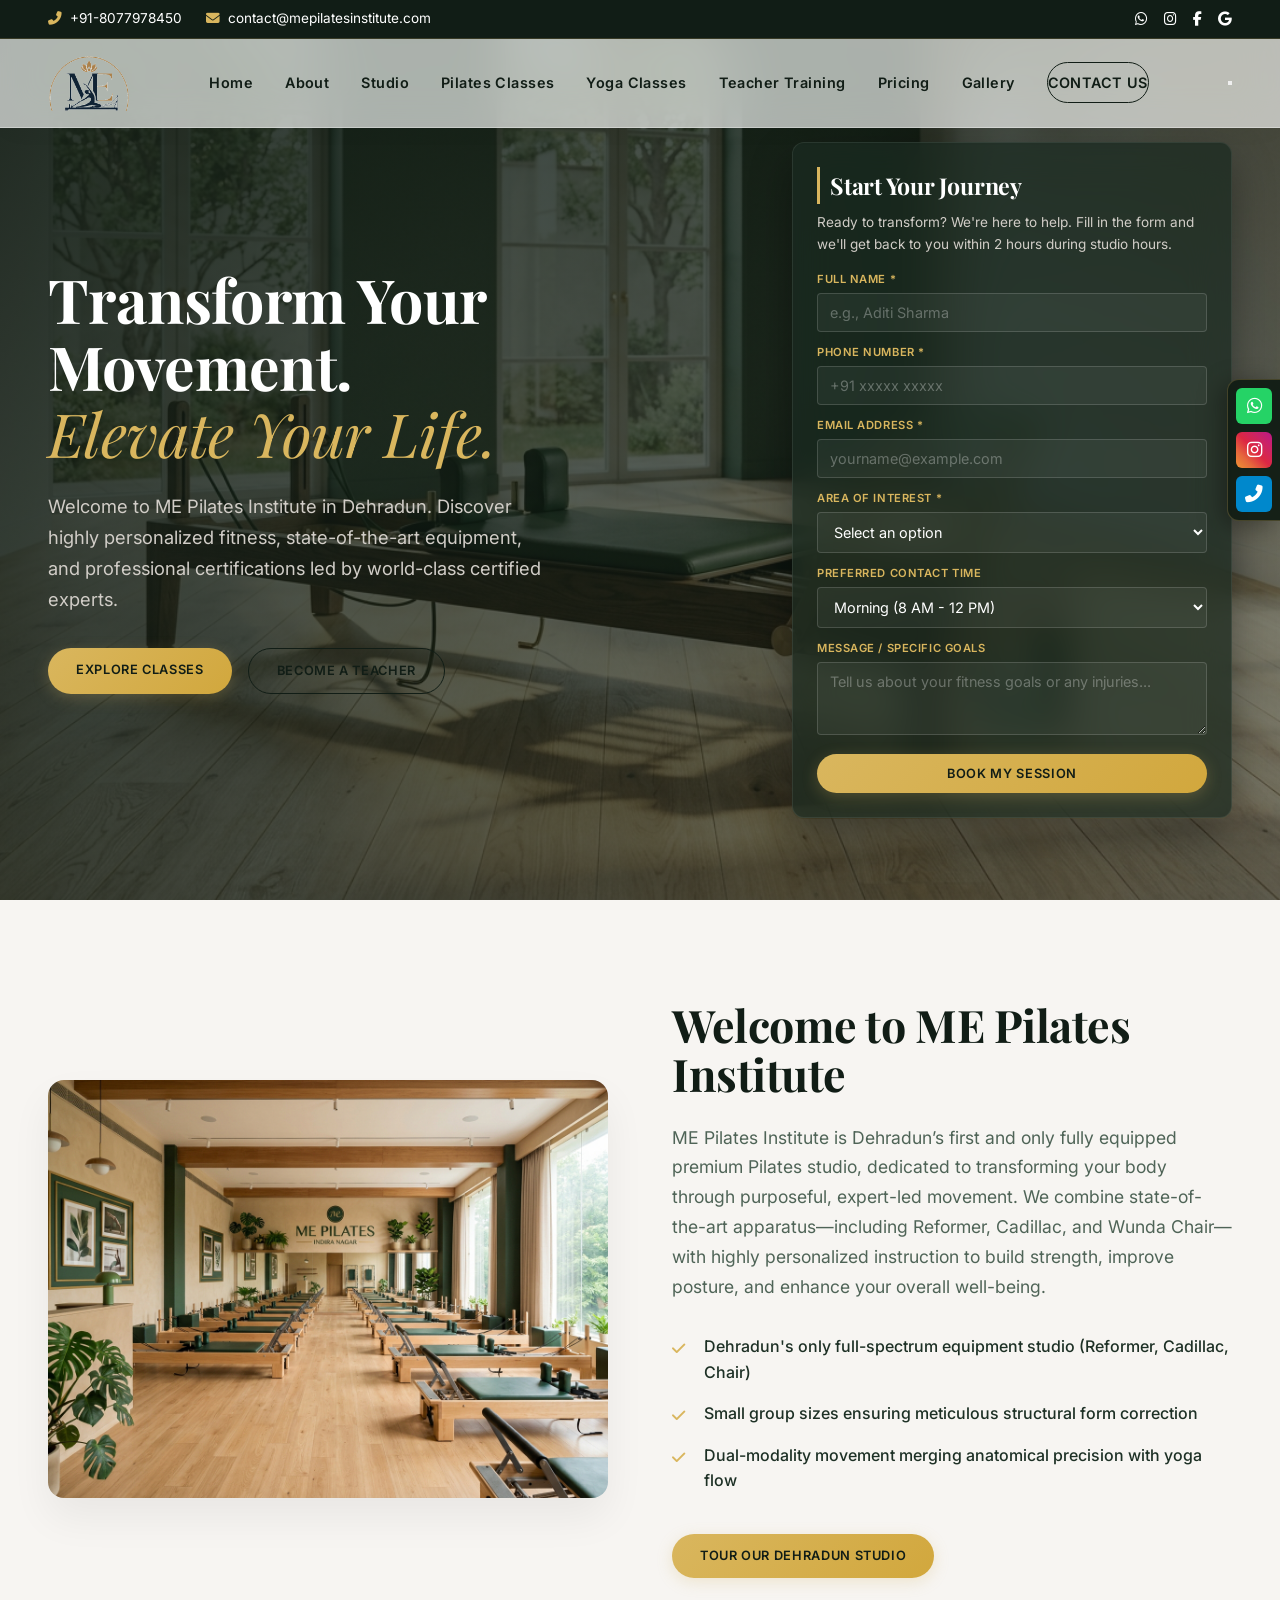
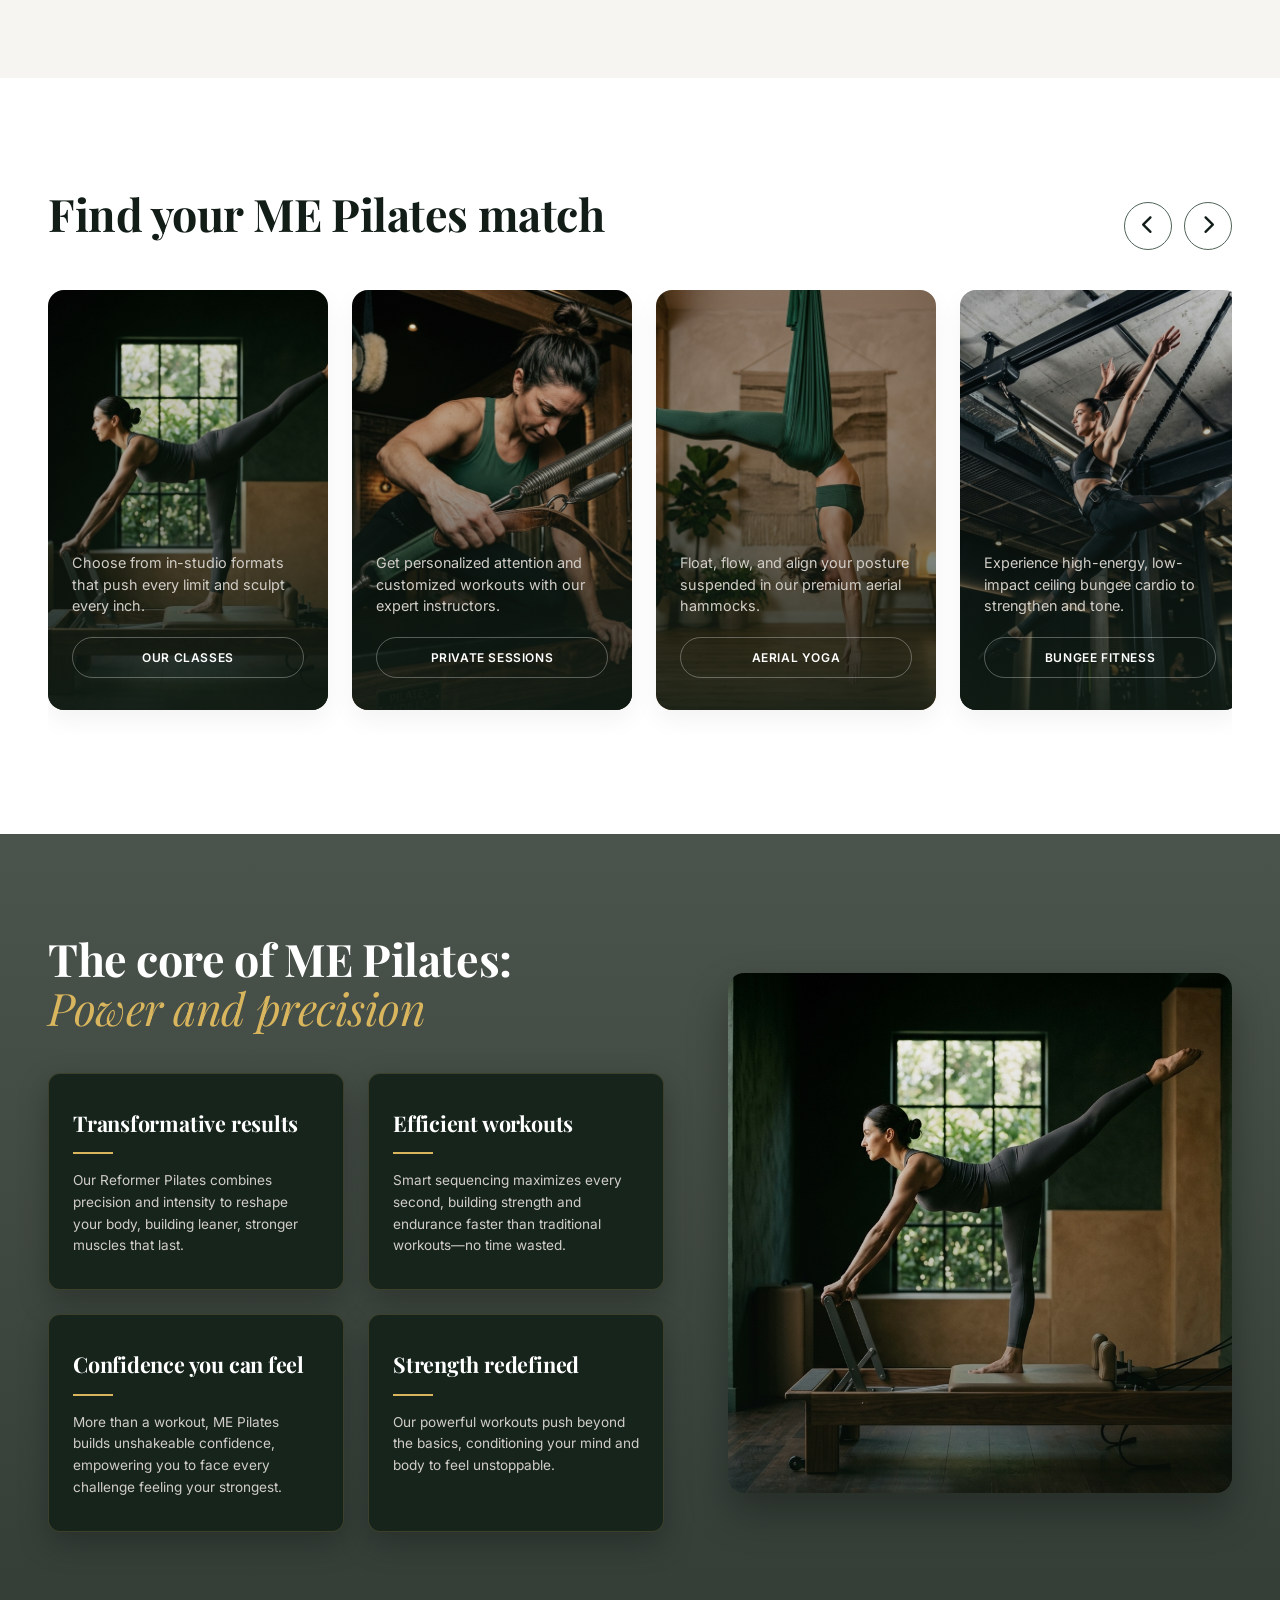
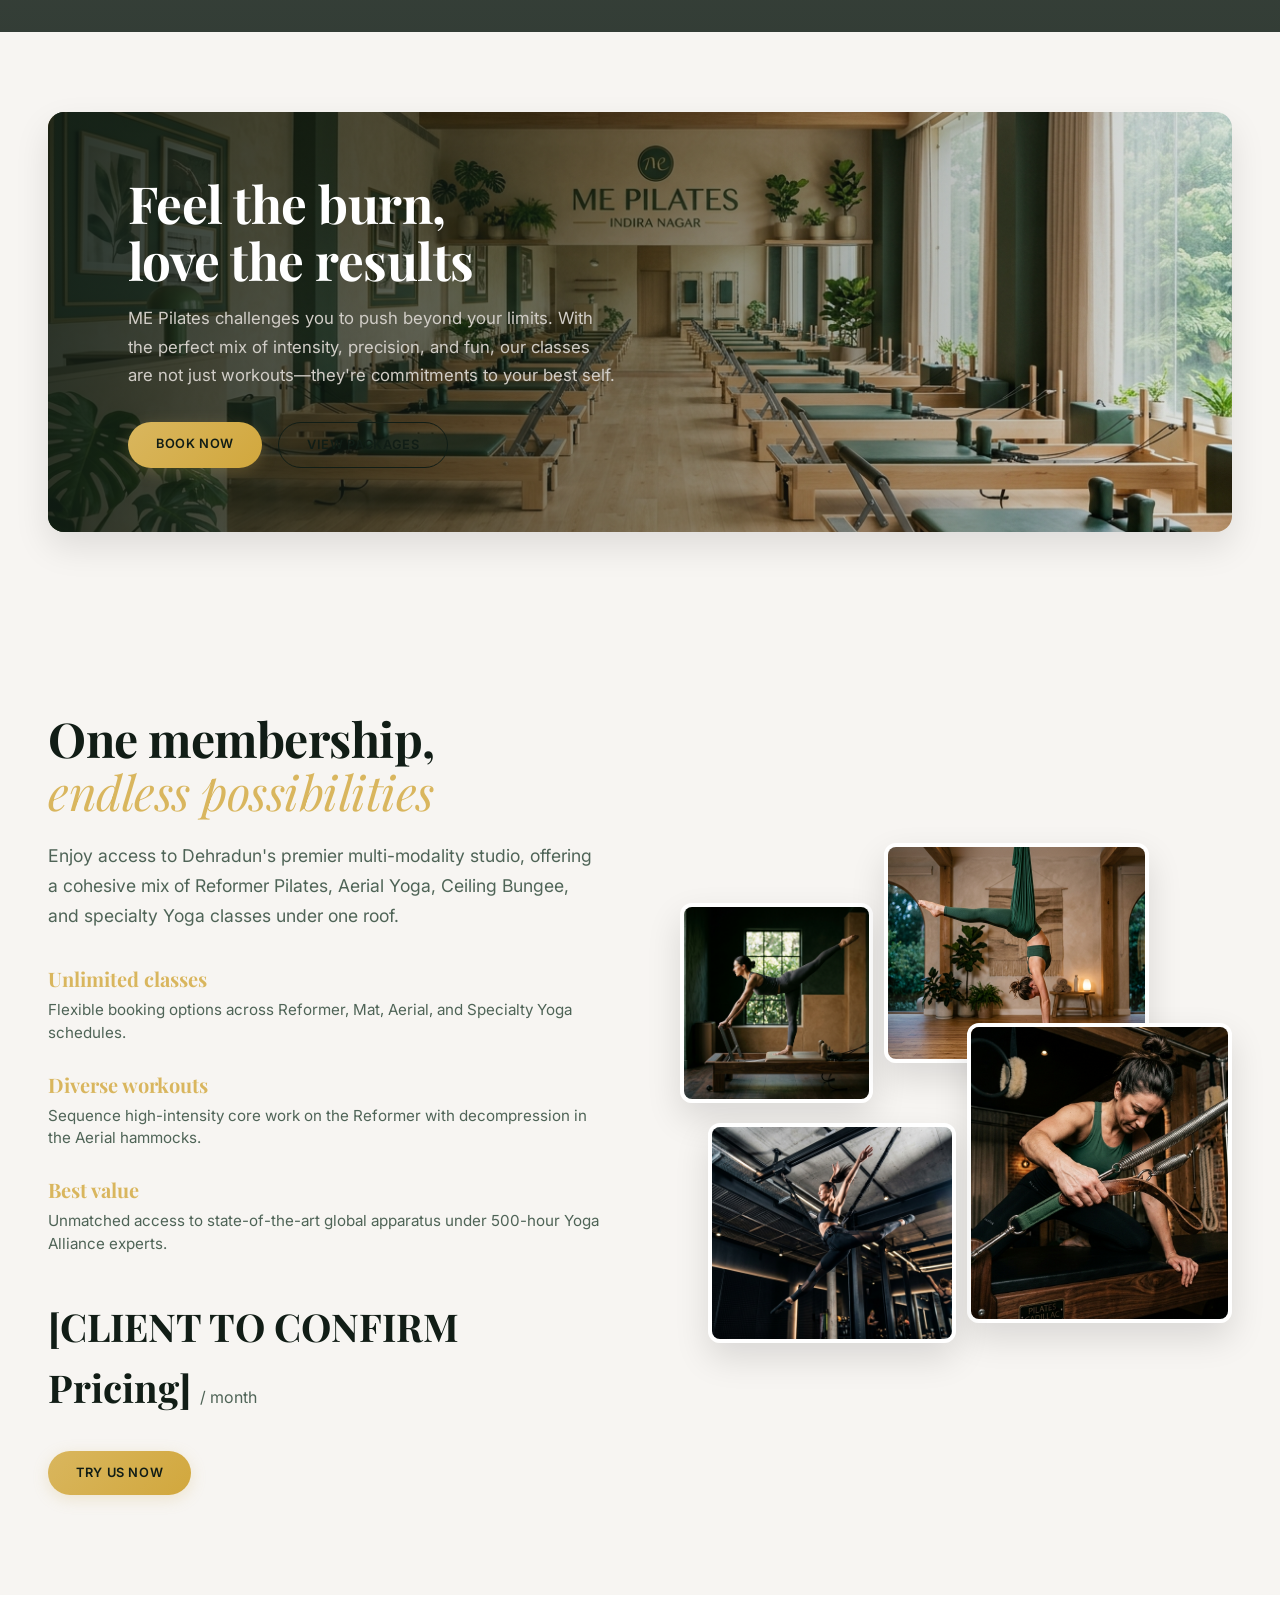
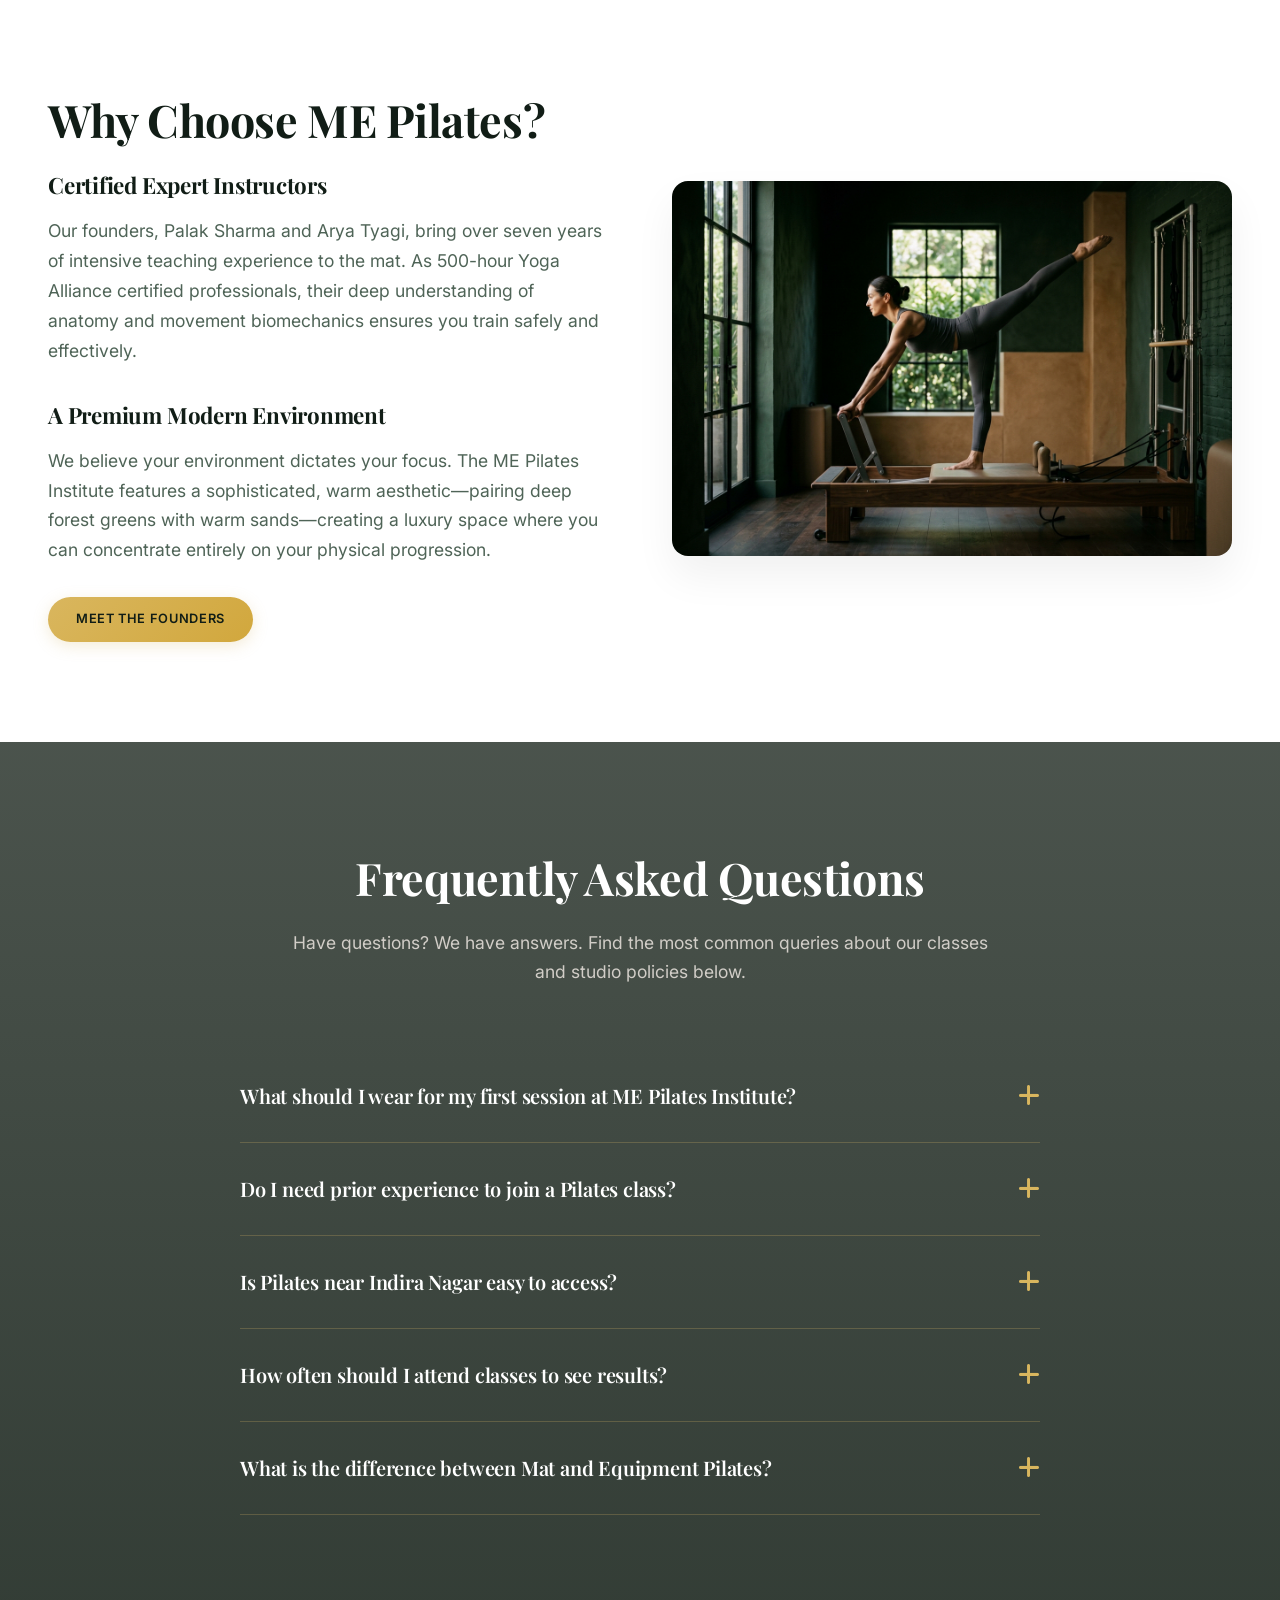
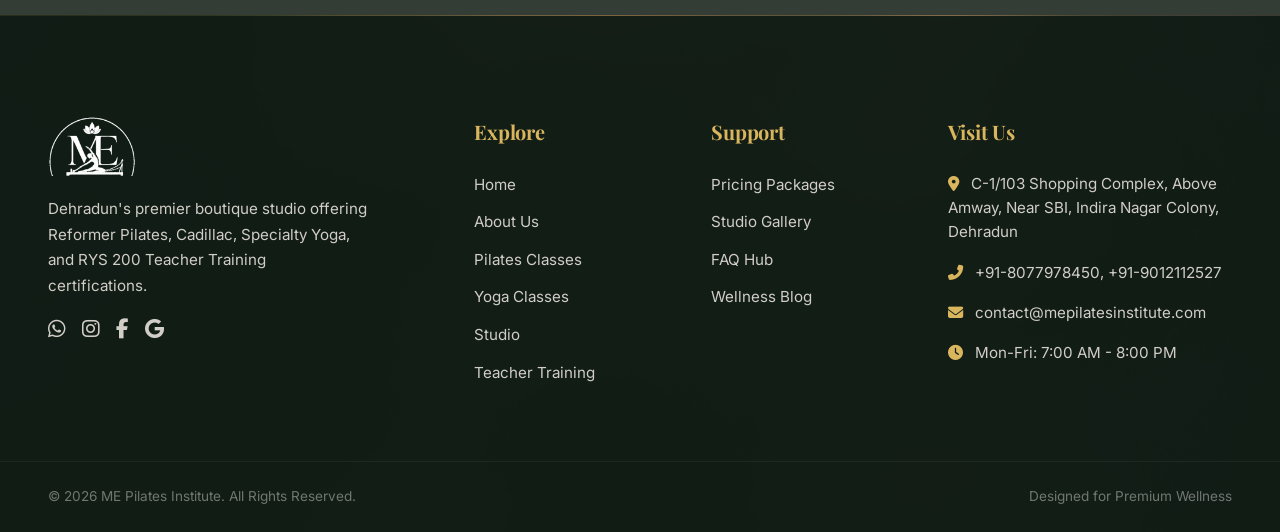
<file: index.html>
<!DOCTYPE html>
<html lang="en">
<head>
    <meta charset="UTF-8">
    <meta name="viewport" content="width=device-width, initial-scale=1.0">
    <title>Premium Pilates Studio in Dehradun | ME Pilates Institute</title>
    <meta name="description" content="Transform your body with Dehradun's premier Pilates studio. Offering Reformer, Cadillac, Aerial Yoga & Teacher Training by certified experts. Book a session today.">
    <link rel="icon" type="image/png" href="favicon.png">
    
    <script type="application/ld+json">
    {
      "@context": "https://schema.org",
      "@graph": [
        {
          "@type": "WebPage",
          "@id": "https://mepilatesinstitute.com/#webpage",
          "url": "https://mepilatesinstitute.com/",
          "name": "Premium Pilates Studio in Dehradun | ME Pilates Institute",
          "description": "Transform your body with Dehradun's premier Pilates studio. Offering Reformer, Cadillac, Aerial Yoga & Teacher Training by certified experts. Book a session today.",
          "isPartOf": {
            "@id": "https://mepilatesinstitute.com/#website"
          },
          "about": {
            "@id": "https://mepilatesinstitute.com/#organization"
          }
        },
        {
          "@type": "BreadcrumbList",
          "@id": "https://mepilatesinstitute.com/#breadcrumb",
          "itemListElement": [
            {
              "@type": "ListItem",
              "position": 1,
              "name": "Home",
              "item": "https://mepilatesinstitute.com/"
            }
          ]
        },
        {
          "@type": "FAQPage",
          "@id": "https://mepilatesinstitute.com/#faq",
          "mainEntity": [
            {
              "@type": "Question",
              "name": "What should I wear for my first session at ME Pilates Institute?",
              "@acceptedAnswer": {
                "@type": "Answer",
                "text": "Wear comfortable, form-fitting athletic wear that allows your instructor to see your alignment. Grip socks are mandatory for all equipment classes to ensure your safety and maintain studio hygiene."
              }
            },
            {
              "@type": "Question",
              "name": "Do I need prior experience to join a Pilates class?",
              "@acceptedAnswer": {
                "@type": "Answer",
                "text": "Not at all. We welcome complete beginners. If you are new, we highly recommend starting with a private session or our introductory group classes so our instructors can assess your movement and introduce you to the equipment safely."
              }
            },
            {
              "@type": "Question",
              "name": "Is Pilates near Indira Nagar easy to access?",
              "@acceptedAnswer": {
                "@type": "Answer",
                "text": "Yes, we are conveniently located at C-1/103 Shopping Complex, Near SBI, Indira Nagar Colony, Dehradun. There is ample parking available [CLIENT TO CONFIRM] for our members."
              }
            },
            {
              "@type": "Question",
              "name": "How often should I attend classes to see results?",
              "@acceptedAnswer": {
                "@type": "Answer",
                "text": "For optimal results in strength and flexibility, we recommend attending two to three sessions per week. Consistency is the key to mastering the Pilates method."
              }
            },
            {
              "@type": "Question",
              "name": "What is the difference between Mat and Equipment Pilates?",
              "@acceptedAnswer": {
                "@type": "Answer",
                "text": "Mat Pilates relies on your body weight for resistance and focuses heavily on core control. Equipment Pilates uses the springs and pulleys of apparatus like the Reformer and Cadillac to provide variable resistance, which can both assist movements and make them significantly more challenging."
              }
            }
          ]
        }
      ]
    }
    </script>

    <link rel="stylesheet" href="css/style.css">
    <link rel="stylesheet" href="https://cdnjs.cloudflare.com/ajax/libs/font-awesome/6.4.0/css/all.min.css">
    <link href="https://fonts.googleapis.com/css2?family=Playfair+Display:ital,wght@0,400..900;1,400..900&family=Inter:wght@300;400;500;600;700&display=swap" rel="stylesheet">
</head>
<body>
    
    <!-- Premium Navigation Header -->
        <header class="site-header">
        <div class="site-top-bar">
            <div class="container top-bar-container">
                <div class="top-bar-contact">
                    <a href="tel:+918077978450"><i class="fas fa-phone-alt"></i> +91-8077978450</a>
                    <a href="mailto:contact@mepilatesinstitute.com"><i class="fas fa-envelope"></i> contact@mepilatesinstitute.com</a>
                </div>
                <div class="top-bar-socials">
                    <a href="https://wa.me/918077978450" target="_blank" title="WhatsApp"><i class="fab fa-whatsapp"></i></a>
                    <a href="https://www.instagram.com/mepilatesinstitute?igsh=MW95dHBjYW1nZ3gxcA==" target="_blank" title="Instagram"><i class="fab fa-instagram"></i></a>
                    <a href="https://www.facebook.com/share/19SUEZdyGA/" target="_blank" title="Facebook"><i class="fab fa-facebook-f"></i></a>
                    <a href="https://share.google/hC6mRgUnRWeRK9oWT" target="_blank" title="Google Business"><i class="fab fa-google"></i></a>
                </div>
            </div>
        </div>
        <div class="container nav-container">
            <a href="index.html" class="logo-wrapper">
                <img src="assets/images/logo.png" alt="ME Pilates Institute Logo" class="logo-image">
            </a>
            <nav class="site-nav">
                <ul class="nav-list">
                    <li><a href="index.html" class="active">Home</a></li>
                    <li><a href="about-us.html">About</a></li>
                    <li><a href="pilates-studio-dehradun.html">Studio</a></li>
                    <li><a href="pilates-classes-dehradun.html">Pilates Classes</a></li><li><a href="yoga-classes-dehradun.html">Yoga Classes</a></li>
                    <li><a href="pilates-teacher-training-dehradun.html">Teacher Training</a></li>
                    <li><a href="pricing.html">Pricing</a></li>
                    <li><a href="gallery.html">Gallery</a></li>
                    <li><a href="contact-us.html" class="btn btn-secondary">Contact Us</a></li>
                </ul>
            </nav>
            <button class="mobile-menu-toggle" aria-label="Toggle Navigation">
                <span class="hamburger-bar"></span>
                <span class="hamburger-bar"></span>
                <span class="hamburger-bar"></span>
            </button>
        </div>
    </header>

    <main class="main-content">
        
        <!-- Hero Section with Integrated Glass Form -->
        <section class="hero-section">
            <div class="container hero-grid">
                <div class="hero-text-block">
                    <h1>Transform Your Movement. <span>Elevate Your Life.</span></h1>
                    <p>Welcome to ME Pilates Institute in Dehradun. Discover highly personalized fitness, state-of-the-art equipment, and professional certifications led by world-class certified experts.</p>
                    <div class="btn-group">
                        <a href="pilates-classes-dehradun.html" class="btn btn-primary">Explore Classes</a>
                        <a href="pilates-teacher-training-dehradun.html" class="btn btn-secondary">Become a Teacher</a>
                    </div>
                </div>
                
                <div class="glass-card" id="enquiry">
                    <h2>Start Your Journey</h2>
                    <p>Ready to transform? We're here to help. Fill in the form and we'll get back to you within 2 hours during studio hours.</p>
                    
                    <form id="enquiry-form" class="enquiry-form">
                        <div class="form-group">
                            <label for="fullName">Full Name *</label>
                            <input type="text" id="fullName" name="fullName" placeholder="e.g., Aditi Sharma" required minlength="2">
                        </div>
                        <div class="form-group">
                            <label for="phone">Phone Number *</label>
                            <input type="tel" id="phone" name="phone" placeholder="+91 xxxxx xxxxx" required pattern="^[6-9]\d{9}$">
                        </div>
                        <div class="form-group">
                            <label for="email">Email Address *</label>
                            <input type="email" id="email" name="email" placeholder="yourname@example.com" required>
                        </div>
                        <div class="form-group">
                            <label for="interest">Area of Interest *</label>
                            <select id="interest" name="interest" required>
                                <option value="">Select an option</option>
                                <option value="classes">Pilates & Yoga Classes</option>
                                <option value="private">Private Sessions</option>
                                <option value="training">200-Hour Teacher Training</option>
                                <option value="other">Other</option>
                            </select>
                        </div>
                        <div class="form-group">
                            <label for="contactTime">Preferred Contact Time</label>
                            <select id="contactTime" name="contactTime">
                                <option value="morning">Morning (8 AM - 12 PM)</option>
                                <option value="afternoon">Afternoon (12 PM - 4 PM)</option>
                                <option value="evening">Evening (4 PM - 8 PM)</option>
                                <option value="anytime">Anytime</option>
                            </select>
                        </div>
                        <div class="form-group">
                            <label for="message">Message / Specific Goals</label>
                            <textarea id="message" name="message" placeholder="Tell us about your fitness goals or any injuries..." maxlength="500" rows="3"></textarea>
                        </div>
                        <button type="submit" class="btn btn-primary" style="width: 100%;">Book My Session</button>
                    </form>
                </div>
            </div>
        </section>

        <!-- Welcome & Introduction Section -->
        <section class="section-padding" style="background-color: var(--color-sand-bg);">
            <div class="container feature-split-layout">
                <div class="split-image-container">
                    <img src="assets/images/studio_space.jpg" alt="ME Pilates state-of-the-art Reformer studio in Dehradun">
                </div>
                <div class="split-text-container">
                    <h2>Welcome to ME Pilates Institute</h2>
                    <p>ME Pilates Institute is Dehradun’s first and only fully equipped premium Pilates studio, dedicated to transforming your body through purposeful, expert-led movement. We combine state-of-the-art apparatus—including Reformer, Cadillac, and Wunda Chair—with highly personalized instruction to build strength, improve posture, and enhance your overall well-being.</p>
                    
                    <ul class="highlight-list">
                        <li>Dehradun's only full-spectrum equipment studio (Reformer, Cadillac, Chair)</li>
                        <li>Small group sizes ensuring meticulous structural form correction</li>
                        <li>Dual-modality movement merging anatomical precision with yoga flow</li>
                    </ul>
                    
                    <a href="pilates-studio-dehradun.html" class="btn btn-primary">Tour our Dehradun Studio</a>
                </div>
            </div>
        </section>

        <!-- Section 2: Carousel of Scrolling Cards (Based on Screenshot 1) -->
        <section class="section-padding" style="background-color: var(--color-white);">
            <div class="container carousel-container">
                <div class="carousel-header-flex">
                    <h2>Find your <span>ME Pilates match</span></h2>
                    <div class="carousel-arrows">
                        <button class="arrow-btn" id="carousel-prev" aria-label="Previous image"><i class="fas fa-chevron-left"></i></button>
                        <button class="arrow-btn" id="carousel-next" aria-label="Next image"><i class="fas fa-chevron-right"></i></button>
                    </div>
                </div>
                
                <div class="carousel-track" id="carousel-track">
                    
                    <div class="carousel-card">
                        <img src="assets/images/reformer_pilates.jpg" alt="Reformer Pilates Class" class="carousel-card-img">
                        <div class="carousel-card-content">
                            <p>Choose from in-studio formats that push every limit and sculpt every inch.</p>
                            <a href="pilates-classes-dehradun.html" class="carousel-card-btn">Our classes</a>
                        </div>
                    </div>
                    
                    <div class="carousel-card">
                        <img src="assets/images/cadillac_pilates.jpg" alt="Private Cadillac Sessions" class="carousel-card-img">
                        <div class="carousel-card-content">
                            <p>Get personalized attention and customized workouts with our expert instructors.</p>
                            <a href="pilates-classes-dehradun.html?interest=reformer_flow" class="carousel-card-btn">Private sessions</a>
                        </div>
                    </div>
                    
                    <div class="carousel-card">
                        <img src="assets/images/aerial_yoga.jpg" alt="Aerial Yoga Classes" class="carousel-card-img">
                        <div class="carousel-card-content">
                            <p>Float, flow, and align your posture suspended in our premium aerial hammocks.</p>
                            <a href="yoga-classes-dehradun.html?interest=aerial_yoga" class="carousel-card-btn">Aerial Yoga</a>
                        </div>
                    </div>
                    
                    <div class="carousel-card">
                        <img src="assets/images/bungee_fitness.jpg" alt="Bungee Fitness Classes" class="carousel-card-img">
                        <div class="carousel-card-content">
                            <p>Experience high-energy, low-impact ceiling bungee cardio to strengthen and tone.</p>
                            <a href="yoga-classes-dehradun.html?interest=bungee_yoga" class="carousel-card-btn">Bungee Fitness</a>
                        </div>
                    </div>

                    <div class="carousel-card">
                        <img src="assets/images/studio_space.jpg" alt="ME Pilates Studio Space" class="carousel-card-img">
                        <div class="carousel-card-content">
                            <p>Practice in an environment designed strictly to elevate focus and wellness.</p>
                            <a href="pilates-studio-dehradun.html" class="carousel-card-btn">Explore studio</a>
                        </div>
                    </div>
                </div>
            </div>
        </section>

        <!-- Section 3: Power & Precision Grid over background (Based on Screenshot 2) -->
        <section class="section-padding power-section section-dark-bg" style="background-image: url('assets/images/reformer_pilates.jpg');">
            <div class="container power-grid">
                <div class="power-content-wrapper">
                    <h2>The core of ME Pilates: <span>Power and precision</span></h2>
                    
                    <div class="power-cards-grid">
                        <div class="power-glass-card">
                            <h3 class="power-card-title">Transformative results</h3>
                            <div class="power-card-divider"></div>
                            <p class="power-card-desc">Our Reformer Pilates combines precision and intensity to reshape your body, building leaner, stronger muscles that last.</p>
                        </div>
                        
                        <div class="power-glass-card">
                            <h3 class="power-card-title">Efficient workouts</h3>
                            <div class="power-card-divider"></div>
                            <p class="power-card-desc">Smart sequencing maximizes every second, building strength and endurance faster than traditional workouts—no time wasted.</p>
                        </div>
                        
                        <div class="power-glass-card">
                            <h3 class="power-card-title">Confidence you can feel</h3>
                            <div class="power-card-divider"></div>
                            <p class="power-card-desc">More than a workout, ME Pilates builds unshakeable confidence, empowering you to face every challenge feeling your strongest.</p>
                        </div>
                        
                        <div class="power-glass-card">
                            <h3 class="power-card-title">Strength redefined</h3>
                            <div class="power-card-divider"></div>
                            <p class="power-card-desc">Our powerful workouts push beyond the basics, conditioning your mind and body to feel unstoppable.</p>
                        </div>
                    </div>
                </div>
                
                <div class="power-image-container">
                    <img src="assets/images/reformer_pilates.jpg" alt="Client practicing Reformer Pilates core exercise" class="power-image">
                </div>
            </div>
        </section>

        <!-- Section 4: Premium Promotional Feature Banner (Based on Screenshot 3) -->
        <section class="container">
            <div class="promo-banner" style="background-image: url('assets/images/studio_space.jpg');">
                <div class="promo-banner-content">
                    <h2>Feel the burn, <br>love the results</h2>
                    <p>ME Pilates challenges you to push beyond your limits. With the perfect mix of intensity, precision, and fun, our classes are not just workouts—they're commitments to your best self.</p>
                    <div class="promo-btn-container">
                        <a href="#enquiry" class="btn btn-primary">Book Now</a>
                        <a href="pricing.html" class="btn btn-secondary">View packages</a>
                    </div>
                </div>
            </div>
        </section>

        <!-- Section 5: Collage Membership Section (Based on Screenshot 4) -->
        <section class="section-padding collage-section">
            <div class="container collage-grid">
                <div class="collage-text-container">
                    <h2>One membership, <br><span>endless possibilities</span></h2>
                    <p>Enjoy access to Dehradun's premier multi-modality studio, offering a cohesive mix of Reformer Pilates, Aerial Yoga, Ceiling Bungee, and specialty Yoga classes under one roof.</p>
                    
                    <ul class="collage-bullet-list">
                        <li>
                            <div class="collage-bullet-title">Unlimited classes</div>
                            <div class="collage-bullet-desc">Flexible booking options across Reformer, Mat, Aerial, and Specialty Yoga schedules.</div>
                        </li>
                        <li>
                            <div class="collage-bullet-title">Diverse workouts</div>
                            <div class="collage-bullet-desc">Sequence high-intensity core work on the Reformer with decompression in the Aerial hammocks.</div>
                        </li>
                        <li>
                            <div class="collage-bullet-title">Best value</div>
                            <div class="collage-bullet-desc">Unmatched access to state-of-the-art global apparatus under 500-hour Yoga Alliance experts.</div>
                        </li>
                    </ul>
                    
                    <div class="collage-price">
                        [CLIENT TO CONFIRM Pricing] <span>/ month</span>
                    </div>
                    
                    <a href="#enquiry" class="btn btn-primary">Try us now</a>
                </div>
                
                <div class="collage-image-container">
                    <div class="collage-photo photo-1">
                        <img src="assets/images/aerial_yoga.jpg" alt="Aerial Yoga alignment class">
                    </div>
                    <div class="collage-photo photo-2">
                        <img src="assets/images/reformer_pilates.jpg" alt="Reformer Pilates training">
                    </div>
                    <div class="collage-photo photo-3">
                        <img src="assets/images/cadillac_pilates.jpg" alt="Cadillac apparatus sequence">
                    </div>
                    <div class="collage-photo photo-4">
                        <img src="assets/images/bungee_fitness.jpg" alt="Ceiling Bungee dynamic workout">
                    </div>
                </div>
            </div>
        </section>

        <!-- Why Choose Us & Founders Section -->
        <section class="section-padding" style="background-color: var(--color-white);">
            <div class="container feature-split-layout">
                <div class="split-text-container">
                    <h2>Why Choose ME Pilates?</h2>
                    
                    <div style="margin-bottom: 32px;">
                        <h3 style="margin-bottom: 12px; font-size: 1.4rem;">Certified Expert Instructors</h3>
                        <p>Our founders, Palak Sharma and Arya Tyagi, bring over seven years of intensive teaching experience to the mat. As 500-hour Yoga Alliance certified professionals, their deep understanding of anatomy and movement biomechanics ensures you train safely and effectively.</p>
                    </div>
                    
                    <div style="margin-bottom: 32px;">
                        <h3 style="margin-bottom: 12px; font-size: 1.4rem;">A Premium Modern Environment</h3>
                        <p>We believe your environment dictates your focus. The ME Pilates Institute features a sophisticated, warm aesthetic—pairing deep forest greens with warm sands—creating a luxury space where you can concentrate entirely on your physical progression.</p>
                    </div>
                    
                    <a href="about-us.html" class="btn btn-primary">Meet the Founders</a>
                </div>
                
                <div class="split-image-container">
                    <img src="assets/images/reformer_pilates.jpg" alt="Palak Sharma & Arya Tyagi guiding Pilates Reformer class in Dehradun">
                </div>
            </div>
        </section>

        <!-- FAQ Section -->
        <section class="section-padding section-dark section-dark-bg" style="background-image: url('assets/images/footer_bg.jpg');">
            <div class="container">
                <div class="section-header">
                    <h2>Frequently Asked Questions</h2>
                    <p>Have questions? We have answers. Find the most common queries about our classes and studio policies below.</p>
                </div>
                
                <div class="faq-accordion">
                    <div class="faq-item">
                        <button class="faq-trigger">
                            <h3>What should I wear for my first session at ME Pilates Institute?</h3>
                            <span class="faq-icon"><i class="fas fa-plus"></i></span>
                        </button>
                        <div class="faq-content">
                            <p>Wear comfortable, form-fitting athletic wear that allows your instructor to see your alignment. Grip socks are mandatory for all equipment classes to ensure your safety and maintain studio hygiene.</p>
                        </div>
                    </div>
                    
                    <div class="faq-item">
                        <button class="faq-trigger">
                            <h3>Do I need prior experience to join a Pilates class?</h3>
                            <span class="faq-icon"><i class="fas fa-plus"></i></span>
                        </button>
                        <div class="faq-content">
                            <p>Not at all. We welcome complete beginners. If you are new, we highly recommend starting with a private session or our introductory group classes so our instructors can assess your movement and introduce you to the equipment safely.</p>
                        </div>
                    </div>
                    
                    <div class="faq-item">
                        <button class="faq-trigger">
                            <h3>Is Pilates near Indira Nagar easy to access?</h3>
                            <span class="faq-icon"><i class="fas fa-plus"></i></span>
                        </button>
                        <div class="faq-content">
                            <p>Yes, we are conveniently located at C-1/103 Shopping Complex, Near SBI, Indira Nagar Colony, Dehradun. There is ample parking available [CLIENT TO CONFIRM] for our members.</p>
                        </div>
                    </div>
                    
                    <div class="faq-item">
                        <button class="faq-trigger">
                            <h3>How often should I attend classes to see results?</h3>
                            <span class="faq-icon"><i class="fas fa-plus"></i></span>
                        </button>
                        <div class="faq-content">
                            <p>For optimal results in strength and flexibility, we recommend attending two to three sessions per week. Consistency is the key to mastering the Pilates method.</p>
                        </div>
                    </div>
                    
                    <div class="faq-item">
                        <button class="faq-trigger">
                            <h3>What is the difference between Mat and Equipment Pilates?</h3>
                            <span class="faq-icon"><i class="fas fa-plus"></i></span>
                        </button>
                        <div class="faq-content">
                            <p>Mat Pilates relies on your body weight for resistance and focuses heavily on core control. Equipment Pilates uses the springs and pulleys of apparatus like the Reformer and Cadillac to provide variable resistance, which can both assist movements and make them significantly more challenging.</p>
                        </div>
                    </div>
                </div>
            </div>
        </section>

    </main>

    <!-- Footer -->
    <footer class="site-footer">
        <div class="container footer-container">
            <div class="footer-brand">
                <img src="assets/images/logo.png" alt="ME Pilates Institute Logo" class="footer-logo" style="height: 60px; width: auto; margin-bottom: 20px; filter: brightness(0) invert(1);">
                <p>Dehradun's premier boutique studio offering Reformer Pilates, Cadillac, Specialty Yoga, and RYS 200 Teacher Training certifications.</p>
                <div class="footer-socials">
                    <a href="https://wa.me/918077978450" target="_blank" title="WhatsApp"><i class="fab fa-whatsapp"></i></a>
                    <a href="https://www.instagram.com/mepilatesinstitute?igsh=MW95dHBjYW1nZ3gxcA==" target="_blank" title="Instagram"><i class="fab fa-instagram"></i></a>
                    <a href="https://www.facebook.com/share/19SUEZdyGA/" target="_blank" title="Facebook"><i class="fab fa-facebook-f"></i></a>
                    <a href="https://share.google/hC6mRgUnRWeRK9oWT" target="_blank" title="Google Business"><i class="fab fa-google"></i></a>
                </div>
            </div>
            
            <div class="footer-links">
                <h4>Explore</h4>
                <ul>
                    <li><a href="index.html">Home</a></li>
                    <li><a href="about-us.html">About Us</a></li>
                    <li><a href="pilates-classes-dehradun.html">Pilates Classes</a></li><li><a href="yoga-classes-dehradun.html">Yoga Classes</a></li>
                    <li><a href="pilates-studio-dehradun.html">Studio</a></li>
                    <li><a href="pilates-teacher-training-dehradun.html">Teacher Training</a></li>
                </ul>
            </div>

            <div class="footer-links">
                <h4>Support</h4>
                <ul>
                    <li><a href="pricing.html">Pricing Packages</a></li>
                    <li><a href="gallery.html">Studio Gallery</a></li>
                    <li><a href="faq.html">FAQ Hub</a></li>
                    <li><a href="blog.html">Wellness Blog</a></li>
                </ul>
            </div>
            
            <div class="footer-contact">
                <h4>Visit Us</h4>
                <p><i class="fas fa-map-marker-alt" style="color: var(--color-gold); margin-right: 8px;"></i> C-1/103 Shopping Complex, Above Amway, Near SBI, Indira Nagar Colony, Dehradun</p>
                <p><i class="fas fa-phone-alt" style="color: var(--color-gold); margin-right: 8px;"></i> +91-8077978450, +91-9012112527</p>
                <p><i class="fas fa-envelope" style="color: var(--color-gold); margin-right: 8px;"></i> contact@mepilatesinstitute.com</p>
                <p><i class="fas fa-clock" style="color: var(--color-gold); margin-right: 8px;"></i> Mon-Fri: 7:00 AM - 8:00 PM</p>
            </div>
        </div>
        
        <div class="container footer-bottom">
            <p>&copy; 2026 ME Pilates Institute. All Rights Reserved.</p>
            <p>Designed for Premium Wellness</p>
        </div>
    </footer>

    <!-- Floating Contact Sidebar -->
    <div class="floating-contact-bar">
        <a href="https://wa.me/918077978450" target="_blank" class="contact-btn whatsapp" title="Chat on WhatsApp">
            <i class="fab fa-whatsapp"></i>
        </a>
        <a href="https://www.instagram.com/mepilatesinstitute?igsh=MW95dHBjYW1nZ3gxcA==" target="_blank" class="contact-btn instagram" title="Follow on Instagram">
            <i class="fab fa-instagram"></i>
        </a>
        <a href="tel:+918077978450" class="contact-btn phone" title="Call Us">
            <i class="fas fa-phone-alt"></i>
        </a>
    </div>

    <script src="js/main.js"></script>
</body>
</html>
</file>
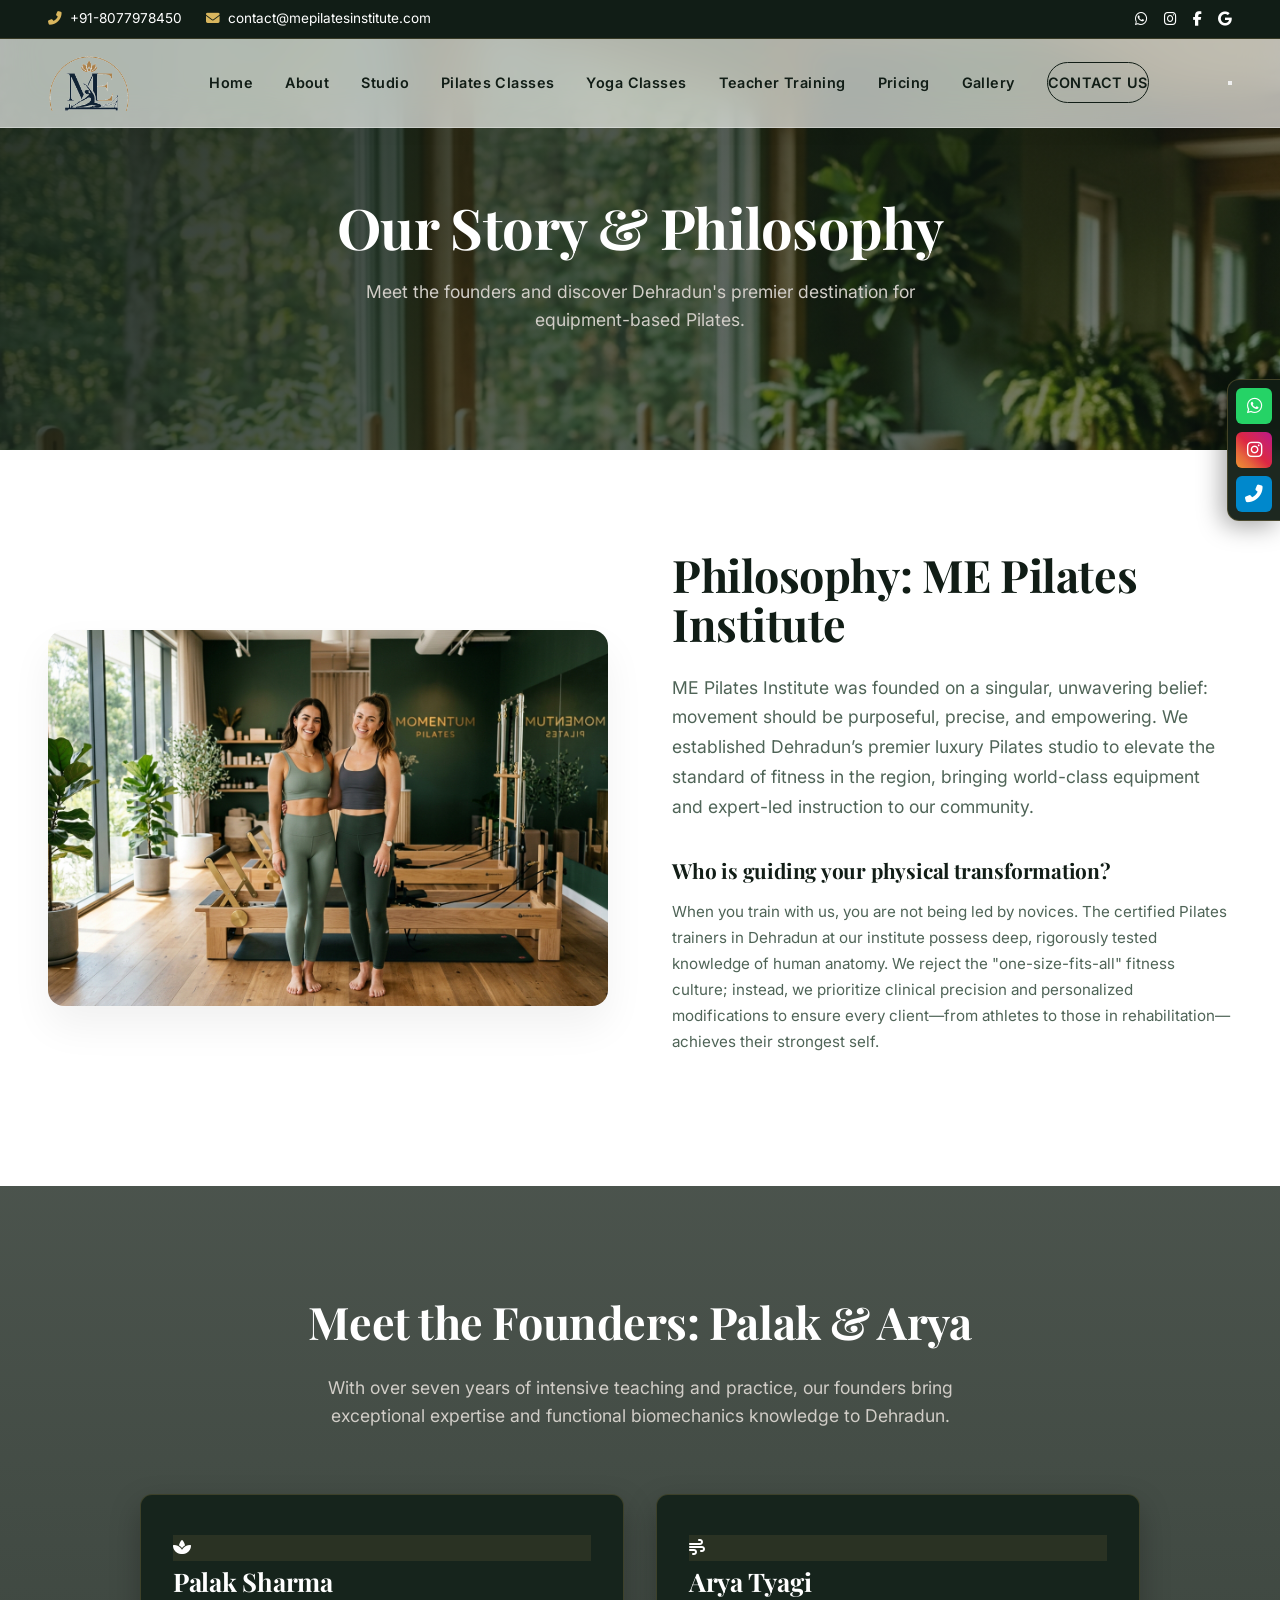
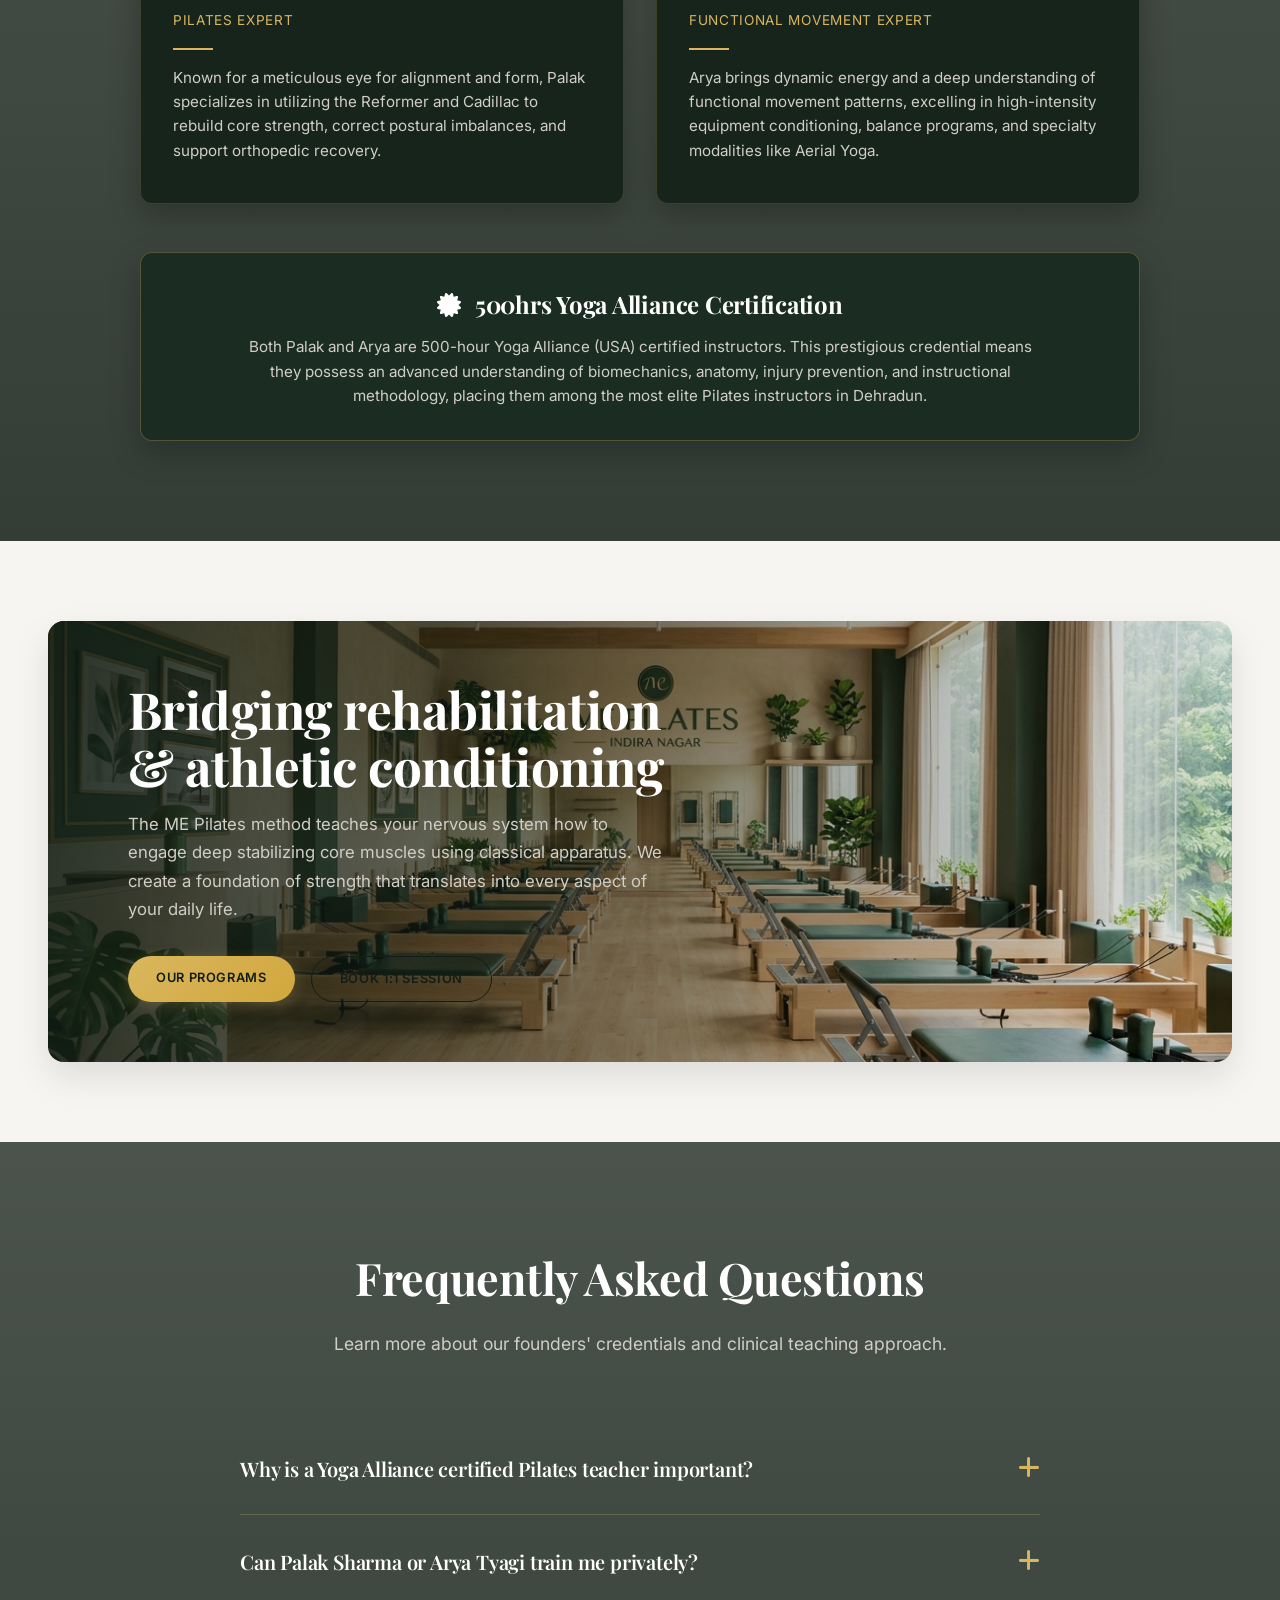
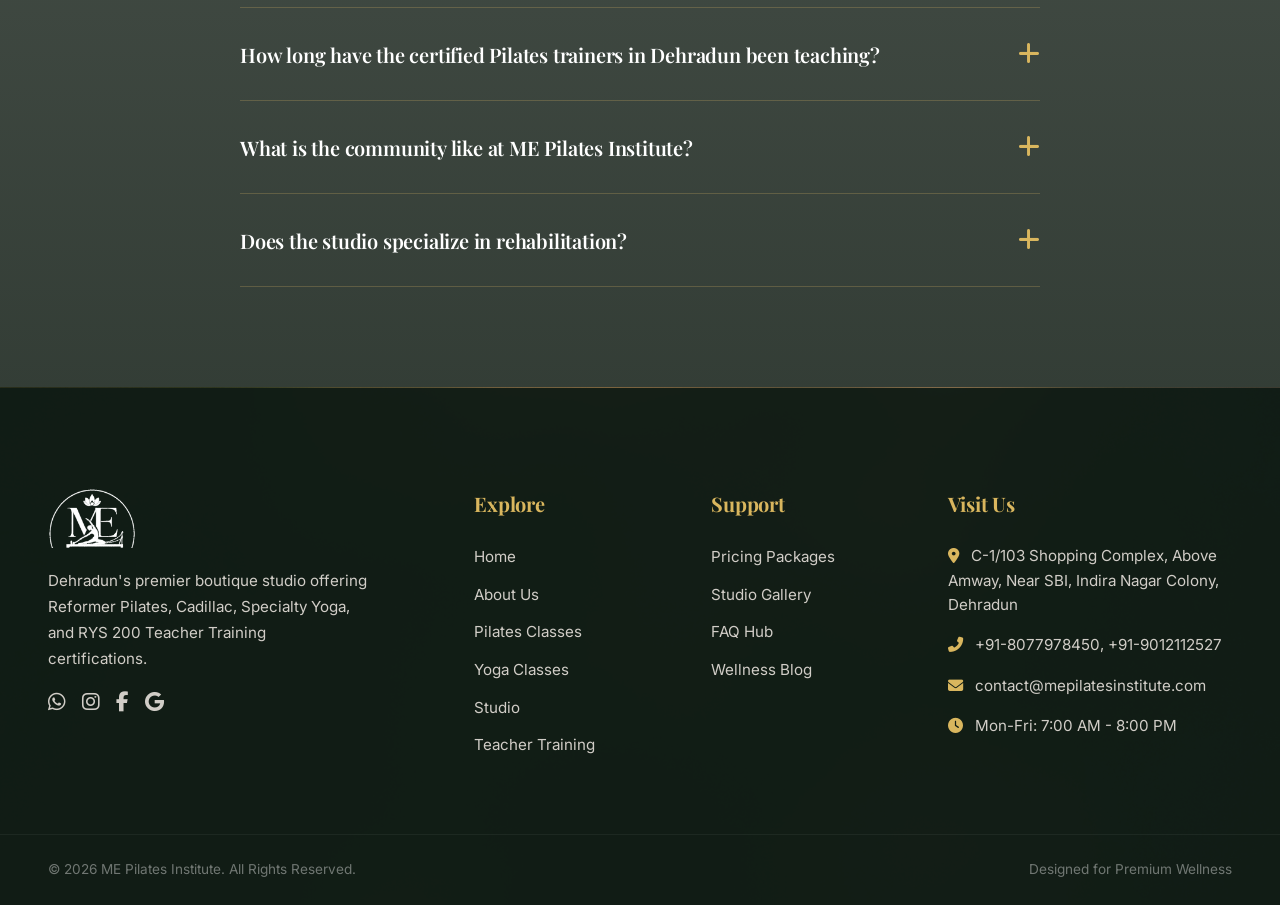
<file: about-us.html>
<!DOCTYPE html>
<html lang="en">
<head>
    <meta charset="UTF-8">
    <meta name="viewport" content="width=device-width, initial-scale=1.0">
    <title>About Us | Certified Pilates Instructors in Dehradun</title>
    <meta name="description" content="Meet Palak Sharma and Arya Tyagi, 500-hour Yoga Alliance certified founders of ME Pilates Institute. Discover our mission to empower through mindful movement.">
    <link rel="icon" type="image/png" href="favicon.png">
    
    <script type="application/ld+json">
    {
      "@context": "https://schema.org",
      "@type": "WebPage",
      "@id": "https://mepilatesinstitute.com/about-us.html#webpage",
      "url": "https://mepilatesinstitute.com/about-us.html",
      "name": "About Us | Certified Pilates Instructors in Dehradun",
      "description": "Meet Palak Sharma and Arya Tyagi, 500-hour Yoga Alliance certified founders of ME Pilates Institute. Discover our mission to empower through mindful movement.",
      "isPartOf": {
        "@id": "https://mepilatesinstitute.com/#website"
      },
      "breadcrumb": {
        "@id": "https://mepilatesinstitute.com/about-us.html#breadcrumb"
      }
    }
    </script>
    
    <link rel="stylesheet" href="css/style.css">
    <link rel="stylesheet" href="https://cdnjs.cloudflare.com/ajax/libs/font-awesome/6.4.0/css/all.min.css">
    <link href="https://fonts.googleapis.com/css2?family=Playfair+Display:ital,wght@0,400..900;1,400..900&family=Inter:wght@300;400;500;600;700&display=swap" rel="stylesheet">
</head>
<body>
    
    <!-- Premium Navigation Header -->
        <header class="site-header">
        <div class="site-top-bar">
            <div class="container top-bar-container">
                <div class="top-bar-contact">
                    <a href="tel:+918077978450"><i class="fas fa-phone-alt"></i> +91-8077978450</a>
                    <a href="mailto:contact@mepilatesinstitute.com"><i class="fas fa-envelope"></i> contact@mepilatesinstitute.com</a>
                </div>
                <div class="top-bar-socials">
                    <a href="https://wa.me/918077978450" target="_blank" title="WhatsApp"><i class="fab fa-whatsapp"></i></a>
                    <a href="https://www.instagram.com/mepilatesinstitute?igsh=MW95dHBjYW1nZ3gxcA==" target="_blank" title="Instagram"><i class="fab fa-instagram"></i></a>
                    <a href="https://www.facebook.com/share/19SUEZdyGA/" target="_blank" title="Facebook"><i class="fab fa-facebook-f"></i></a>
                    <a href="https://share.google/hC6mRgUnRWeRK9oWT" target="_blank" title="Google Business"><i class="fab fa-google"></i></a>
                </div>
            </div>
        </div>
        <div class="container nav-container">
            <a href="index.html" class="logo-wrapper">
                <img src="assets/images/logo.png" alt="ME Pilates Institute Logo" class="logo-image">
            </a>
            <nav class="site-nav">
                <ul class="nav-list">
                    <li><a href="index.html">Home</a></li>
                    <li><a href="about-us.html" class="active">About</a></li>
                    <li><a href="pilates-studio-dehradun.html">Studio</a></li>
                    <li><a href="pilates-classes-dehradun.html">Pilates Classes</a></li><li><a href="yoga-classes-dehradun.html">Yoga Classes</a></li>
                    <li><a href="pilates-teacher-training-dehradun.html">Teacher Training</a></li>
                    <li><a href="pricing.html">Pricing</a></li>
                    <li><a href="gallery.html">Gallery</a></li>
                    <li><a href="contact-us.html" class="btn btn-secondary">Contact Us</a></li>
                </ul>
            </nav>
            <button class="mobile-menu-toggle" aria-label="Toggle Navigation">
                <span class="hamburger-bar"></span>
                <span class="hamburger-bar"></span>
                <span class="hamburger-bar"></span>
            </button>
        </div>
    </header>

    <main class="main-content">
        
        <!-- Subpage Hero Section -->
        <section class="hero-section" style="background-image: url('assets/images/classes_hero.jpg'); min-height: 50vh; padding-top: 140px; padding-bottom: 60px;">
            <div class="container" style="position: relative; z-index: 2; text-align: center;">
                <h1 style="color: var(--color-white); font-size: 3.5rem; line-height: 1.1;">Our Story &amp; <span>Philosophy</span></h1>
                <p style="color: var(--color-light-text); font-size: 1.1rem; max-width: 600px; margin: 20px auto 0 auto; font-family: var(--font-body);">Meet the founders and discover Dehradun's premier destination for equipment-based Pilates.</p>
            </div>
        </section>

        <!-- Our Story / Introduction Split (SS2 Style) -->
        <section class="section-padding" style="background-color: var(--color-white);">
            <div class="container feature-split-layout">
                <div class="split-image-container">
                    <img src="assets/images/about_founders.jpg" alt="Palak Sharma and Arya Tyagi standing in ME Pilates Studio">
                </div>
                <div class="split-text-container">
                    <h2>Philosophy: ME Pilates Institute</h2>
                    <p>ME Pilates Institute was founded on a singular, unwavering belief: movement should be purposeful, precise, and empowering. We established Dehradun’s premier luxury Pilates studio to elevate the standard of fitness in the region, bringing world-class equipment and expert-led instruction to our community.</p>
                    
                    <div style="margin-top: 24px;">
                        <h3 style="margin-bottom: 12px; font-size: 1.3rem;">Who is guiding your physical transformation?</h3>
                        <p style="font-size: 0.95rem; color: var(--color-green-light);">When you train with us, you are not being led by novices. The certified Pilates trainers in Dehradun at our institute possess deep, rigorously tested knowledge of human anatomy. We reject the "one-size-fits-all" fitness culture; instead, we prioritize clinical precision and personalized modifications to ensure every client—from athletes to those in rehabilitation—achieves their strongest self.</p>
                    </div>
                </div>
            </div>
        </section>

        <!-- Founders Profiles Grid (SS2 Style Cards) -->
        <section class="section-padding section-dark section-dark-bg" style="background-image: url('assets/images/about_founders.jpg');">
            <div class="container">
                <div class="section-header">
                    <h2>Meet the Founders: Palak &amp; Arya</h2>
                    <p>With over seven years of intensive teaching and practice, our founders bring exceptional expertise and functional biomechanics knowledge to Dehradun.</p>
                </div>
                
                <div class="grid-cards" style="max-width: 1000px; margin: 0 auto;">
                    <div class="power-glass-card" style="padding: 40px 32px;">
                        <div class="card-icon" style="background: rgba(213, 178, 99, 0.1);"><i class="fas fa-spa"></i></div>
                        <h3 style="color: var(--color-white); font-size: 1.6rem; margin-bottom: 8px;">Palak Sharma</h3>
                        <span style="font-family: var(--font-body); font-size: 0.85rem; color: var(--color-gold); text-transform: uppercase; letter-spacing: 0.05em; display: block; margin-bottom: 16px;">Pilates Expert</span>
                        <div class="power-card-divider"></div>
                        <p class="power-card-desc" style="font-size: 0.95rem;">Known for a meticulous eye for alignment and form, Palak specializes in utilizing the Reformer and Cadillac to rebuild core strength, correct postural imbalances, and support orthopedic recovery.</p>
                    </div>
                    
                    <div class="power-glass-card" style="padding: 40px 32px;">
                        <div class="card-icon" style="background: rgba(213, 178, 99, 0.1);"><i class="fas fa-wind"></i></div>
                        <h3 style="color: var(--color-white); font-size: 1.6rem; margin-bottom: 8px;">Arya Tyagi</h3>
                        <span style="font-family: var(--font-body); font-size: 0.85rem; color: var(--color-gold); text-transform: uppercase; letter-spacing: 0.05em; display: block; margin-bottom: 16px;">Functional Movement Expert</span>
                        <div class="power-card-divider"></div>
                        <p class="power-card-desc" style="font-size: 0.95rem;">Arya brings dynamic energy and a deep understanding of functional movement patterns, excelling in high-intensity equipment conditioning, balance programs, and specialty modalities like Aerial Yoga.</p>
                    </div>
                </div>

                <!-- Gold Highlight Credentials Banner -->
                <div class="power-glass-card" style="max-width: 1000px; margin: 48px auto 0 auto; background: #1b2d22; border: 1px solid rgba(213, 178, 99, 0.3); text-align: center; padding: 32px;">
                    <h3 style="color: var(--color-gold); font-size: 1.5rem; margin-bottom: 12px;"><i class="fas fa-certificate" style="margin-right: 8px;"></i> 500hrs Yoga Alliance Certification</h3>
                    <p style="max-width: 800px; margin: 0 auto; font-size: 0.95rem; line-height: 1.6; color: var(--color-light-text); font-family: var(--font-body);">Both Palak and Arya are 500-hour Yoga Alliance (USA) certified instructors. This prestigious credential means they possess an advanced understanding of biomechanics, anatomy, injury prevention, and instructional methodology, placing them among the most elite Pilates instructors in Dehradun.</p>
                </div>
            </div>
        </section>

        <!-- Our Mission & Method Banner (SS3 Style) -->
        <section class="container">
            <div class="promo-banner" style="background-image: url('assets/images/studio_space.jpg');">
                <div class="promo-banner-content" style="max-width: 700px;">
                    <h2>Bridging rehabilitation <br>&amp; athletic conditioning</h2>
                    <p>The ME Pilates method teaches your nervous system how to engage deep stabilizing core muscles using classical apparatus. We create a foundation of strength that translates into every aspect of your daily life.</p>
                    <div class="promo-btn-container">
                        <a href="pilates-classes-dehradun.html" class="btn btn-primary">Our Programs</a>
                        <a href="contact-us.html" class="btn btn-secondary">Book 1:1 Session</a>
                    </div>
                </div>
            </div>
        </section>

        <!-- FAQ Section -->
        <section class="section-padding section-dark section-dark-bg" style="background-image: url('assets/images/footer_bg.jpg');">
            <div class="container">
                <div class="section-header">
                    <h2>Frequently Asked Questions</h2>
                    <p>Learn more about our founders' credentials and clinical teaching approach.</p>
                </div>
                
                <div class="faq-accordion">
                    <div class="faq-item">
                        <button class="faq-trigger">
                            <h3>Why is a Yoga Alliance certified Pilates teacher important?</h3>
                            <span class="faq-icon"><i class="fas fa-plus"></i></span>
                        </button>
                        <div class="faq-content">
                            <p>The 500-hour Yoga Alliance certification requires rigorous, verified study in anatomy, physiology, and teaching methodology. This ensures your instructor understands how to train your body safely, particularly if you have pre-existing injuries or conditions.</p>
                        </div>
                    </div>
                    
                    <div class="faq-item">
                        <button class="faq-trigger">
                            <h3>Can Palak Sharma or Arya Tyagi train me privately?</h3>
                            <span class="faq-icon"><i class="fas fa-plus"></i></span>
                        </button>
                        <div class="faq-content">
                            <p>Yes, both founders offer Private 1:1 sessions. Due to high demand, their private schedules book up quickly. Please contact the studio directly to inquire about their current availability.</p>
                        </div>
                    </div>
                    
                    <div class="faq-item">
                        <button class="faq-trigger">
                            <h3>How long have the certified Pilates trainers in Dehradun been teaching?</h3>
                            <span class="faq-icon"><i class="fas fa-plus"></i></span>
                        </button>
                        <div class="faq-content">
                            <p>Our founders have over seven years of dedicated, professional teaching experience. They have spent thousands of hours analyzing movement and refining their teaching cues to deliver exceptional results.</p>
                        </div>
                    </div>
                    
                    <div class="faq-item">
                        <button class="faq-trigger">
                            <h3>What is the community like at ME Pilates Institute?</h3>
                            <span class="faq-icon"><i class="fas fa-plus"></i></span>
                        </button>
                        <div class="faq-content">
                            <p>Our studio culture is focused, respectful, and highly supportive. We cater to a demographic that values premium health and wellness, ensuring a distraction-free environment where everyone is committed to their personal progress.</p>
                        </div>
                    </div>
                    
                    <div class="faq-item">
                        <button class="faq-trigger">
                            <h3>Does the studio specialize in rehabilitation?</h3>
                            <span class="faq-icon"><i class="fas fa-plus"></i></span>
                        </button>
                        <div class="faq-content">
                            <p>Yes. Our instructors' extensive training allows them to safely program workouts for individuals recovering from back injuries, joint replacements, and postural chronic pain, working in tandem with your medical professional's advice.</p>
                        </div>
                    </div>
                </div>
            </div>
        </section>

    </main>

    <!-- Footer -->
    <footer class="site-footer">
        <div class="container footer-container">
            <div class="footer-brand">
                <img src="assets/images/logo.png" alt="ME Pilates Institute Logo" class="footer-logo" style="height: 60px; width: auto; margin-bottom: 20px; filter: brightness(0) invert(1);">
                <p>Dehradun's premier boutique studio offering Reformer Pilates, Cadillac, Specialty Yoga, and RYS 200 Teacher Training certifications.</p>
                <div class="footer-socials">
                    <a href="https://wa.me/918077978450" target="_blank" title="WhatsApp"><i class="fab fa-whatsapp"></i></a>
                    <a href="https://www.instagram.com/mepilatesinstitute?igsh=MW95dHBjYW1nZ3gxcA==" target="_blank" title="Instagram"><i class="fab fa-instagram"></i></a>
                    <a href="https://www.facebook.com/share/19SUEZdyGA/" target="_blank" title="Facebook"><i class="fab fa-facebook-f"></i></a>
                    <a href="https://share.google/hC6mRgUnRWeRK9oWT" target="_blank" title="Google Business"><i class="fab fa-google"></i></a>
                </div>
            </div>
            
            <div class="footer-links">
                <h4>Explore</h4>
                <ul>
                    <li><a href="index.html">Home</a></li>
                    <li><a href="about-us.html">About Us</a></li>
                    <li><a href="pilates-classes-dehradun.html">Pilates Classes</a></li><li><a href="yoga-classes-dehradun.html">Yoga Classes</a></li>
                    <li><a href="pilates-studio-dehradun.html">Studio</a></li>
                    <li><a href="pilates-teacher-training-dehradun.html">Teacher Training</a></li>
                </ul>
            </div>

            <div class="footer-links">
                <h4>Support</h4>
                <ul>
                    <li><a href="pricing.html">Pricing Packages</a></li>
                    <li><a href="gallery.html">Studio Gallery</a></li>
                    <li><a href="faq.html">FAQ Hub</a></li>
                    <li><a href="blog.html">Wellness Blog</a></li>
                </ul>
            </div>
            
            <div class="footer-contact">
                <h4>Visit Us</h4>
                <p><i class="fas fa-map-marker-alt" style="color: var(--color-gold); margin-right: 8px;"></i> C-1/103 Shopping Complex, Above Amway, Near SBI, Indira Nagar Colony, Dehradun</p>
                <p><i class="fas fa-phone-alt" style="color: var(--color-gold); margin-right: 8px;"></i> +91-8077978450, +91-9012112527</p>
                <p><i class="fas fa-envelope" style="color: var(--color-gold); margin-right: 8px;"></i> contact@mepilatesinstitute.com</p>
                <p><i class="fas fa-clock" style="color: var(--color-gold); margin-right: 8px;"></i> Mon-Fri: 7:00 AM - 8:00 PM</p>
            </div>
        </div>
        
        <div class="container footer-bottom">
            <p>&copy; 2026 ME Pilates Institute. All Rights Reserved.</p>
            <p>Designed for Premium Wellness</p>
        </div>
    </footer>

    <!-- Floating Contact Sidebar -->
    <div class="floating-contact-bar">
        <a href="https://wa.me/918077978450" target="_blank" class="contact-btn whatsapp" title="Chat on WhatsApp">
            <i class="fab fa-whatsapp"></i>
        </a>
        <a href="https://www.instagram.com/mepilatesinstitute?igsh=MW95dHBjYW1nZ3gxcA==" target="_blank" class="contact-btn instagram" title="Follow on Instagram">
            <i class="fab fa-instagram"></i>
        </a>
        <a href="tel:+918077978450" class="contact-btn phone" title="Call Us">
            <i class="fas fa-phone-alt"></i>
        </a>
    </div>

    <script src="js/main.js"></script>
</body>
</html>
</file>
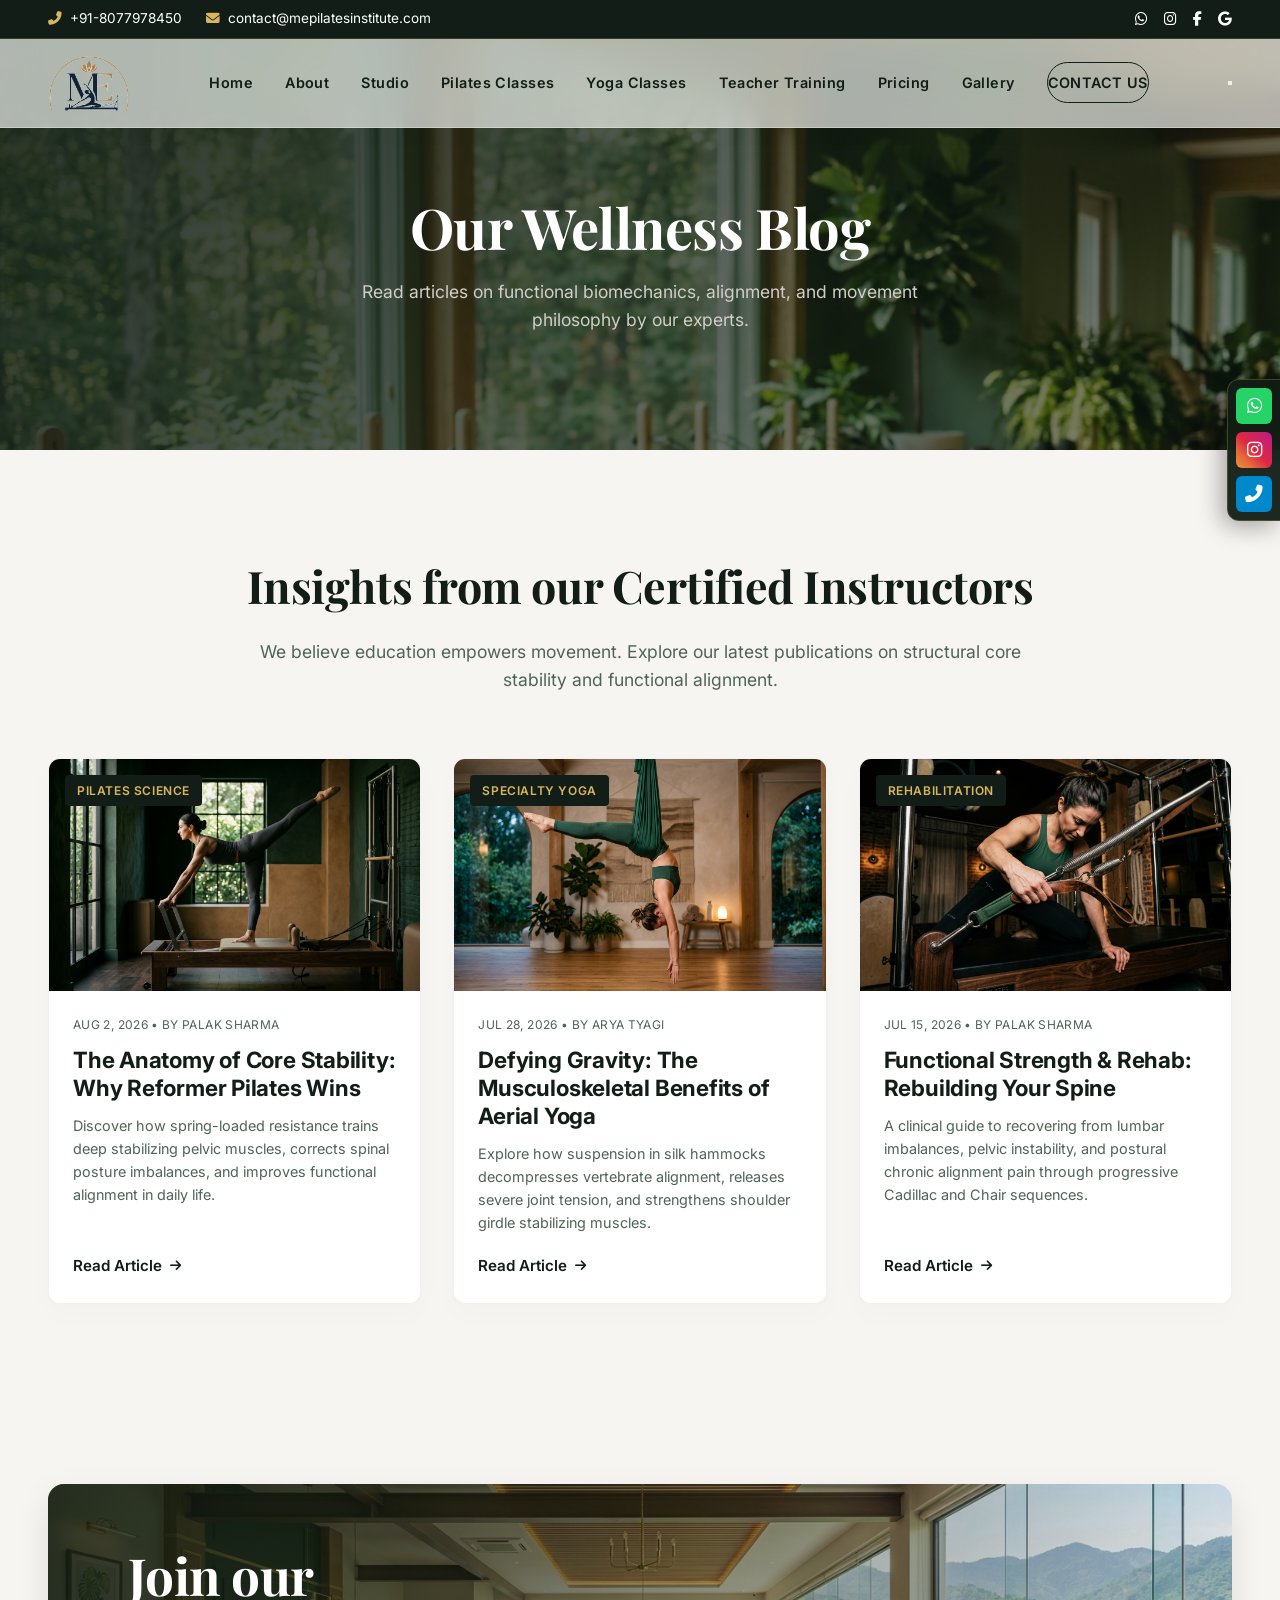
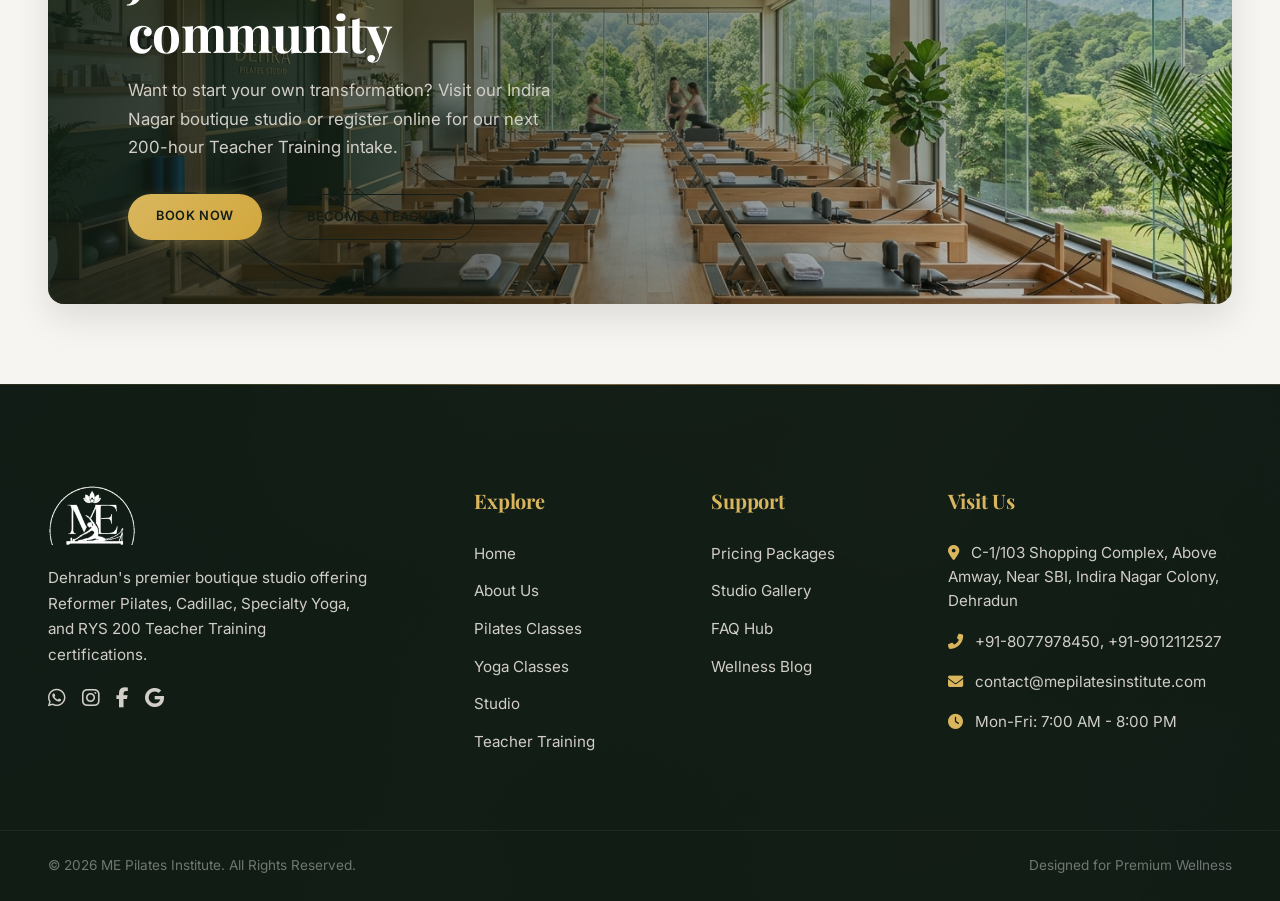
<file: blog.html>
<!DOCTYPE html>
<html lang="en">
<head>
    <meta charset="UTF-8">
    <meta name="viewport" content="width=device-width, initial-scale=1.0">
    <title>Wellness Blog | ME Pilates Institute Dehradun</title>
    <meta name="description" content="Explore Pilates biomechanics, spine rehabilitation, prenatal movement tips, and Yoga philosophy on the official ME Pilates wellness blog.">
    <link rel="icon" type="image/png" href="favicon.png">
    
    <script type="application/ld+json">
    {
      "@context": "https://schema.org",
      "@type": "Blog",
      "name": "ME Pilates Institute Wellness Blog",
      "description": "Explore Pilates biomechanics, spine rehabilitation, prenatal movement tips, and Yoga philosophy on the official ME Pilates wellness blog.",
      "publisher": {
        "@type": "Organization",
        "name": "ME Pilates Institute"
      }
    }
    </script>
    
    <link rel="stylesheet" href="css/style.css">
    <link rel="stylesheet" href="https://cdnjs.cloudflare.com/ajax/libs/font-awesome/6.4.0/css/all.min.css">
    <link href="https://fonts.googleapis.com/css2?family=Playfair+Display:ital,wght@0,400..900;1,400..900&family=Inter:wght@300;400;500;600;700&display=swap" rel="stylesheet">
    
    <style>
        /* Blog Layout Styles */
        .blog-grid {
            display: grid;
            grid-template-columns: repeat(auto-fill, minmax(320px, 1fr));
            gap: 32px;
            margin-top: 48px;
        }
        .blog-card {
            background: var(--color-white);
            border-radius: 12px;
            overflow: hidden;
            border: 1px solid rgba(17, 29, 21, 0.06);
            transition: var(--transition-smooth);
            display: flex;
            flex-direction: column;
            box-shadow: 0 10px 30px rgba(0,0,0,0.02);
        }
        .blog-card:hover {
            transform: translateY(-8px);
            border-color: var(--color-gold);
            box-shadow: 0 15px 30px rgba(17, 29, 21, 0.08);
        }
        .blog-img-wrapper {
            position: relative;
            aspect-ratio: 16/10;
            overflow: hidden;
        }
        .blog-img-wrapper img {
            width: 100%;
            height: 100%;
            object-fit: cover;
            transition: transform 0.6s ease;
        }
        .blog-card:hover .blog-img-wrapper img {
            transform: scale(1.05);
        }
        .blog-tag {
            position: absolute;
            top: 16px;
            left: 16px;
            background: var(--color-green-dark);
            color: var(--color-gold);
            font-size: 0.75rem;
            text-transform: uppercase;
            font-weight: 600;
            letter-spacing: 0.05em;
            padding: 6px 12px;
            border-radius: 4px;
        }
        .blog-body {
            padding: 24px;
            display: flex;
            flex-direction: column;
            flex-grow: 1;
        }
        .blog-meta {
            font-size: 0.75rem;
            color: var(--color-green-light);
            margin-bottom: 12px;
            text-transform: uppercase;
            letter-spacing: 0.03em;
        }
        .blog-body h3 {
            font-family: var(--font-display);
            font-size: 1.4rem;
            line-height: 1.25;
            color: var(--color-green-dark);
            margin-bottom: 12px;
        }
        .blog-body p {
            font-size: 0.9rem;
            color: var(--color-green-light);
            line-height: 1.6;
            margin-bottom: 20px;
            flex-grow: 1;
        }
        .blog-readmore {
            font-family: var(--font-display);
            font-size: 0.95rem;
            color: var(--color-green-dark);
            text-decoration: none;
            font-weight: 600;
            display: inline-flex;
            align-items: center;
            gap: 8px;
            transition: var(--transition-fast);
        }
        .blog-readmore:hover {
            color: var(--color-gold);
        }
        .blog-readmore i {
            font-size: 0.8rem;
            transition: transform 0.3s ease;
        }
        .blog-readmore:hover i {
            transform: translateX(4px);
        }
    </style>
</head>
<body>
    
    <!-- Premium Navigation Header -->
        <header class="site-header">
        <div class="site-top-bar">
            <div class="container top-bar-container">
                <div class="top-bar-contact">
                    <a href="tel:+918077978450"><i class="fas fa-phone-alt"></i> +91-8077978450</a>
                    <a href="mailto:contact@mepilatesinstitute.com"><i class="fas fa-envelope"></i> contact@mepilatesinstitute.com</a>
                </div>
                <div class="top-bar-socials">
                    <a href="https://wa.me/918077978450" target="_blank" title="WhatsApp"><i class="fab fa-whatsapp"></i></a>
                    <a href="https://www.instagram.com/mepilatesinstitute?igsh=MW95dHBjYW1nZ3gxcA==" target="_blank" title="Instagram"><i class="fab fa-instagram"></i></a>
                    <a href="https://www.facebook.com/share/19SUEZdyGA/" target="_blank" title="Facebook"><i class="fab fa-facebook-f"></i></a>
                    <a href="https://share.google/hC6mRgUnRWeRK9oWT" target="_blank" title="Google Business"><i class="fab fa-google"></i></a>
                </div>
            </div>
        </div>
        <div class="container nav-container">
            <a href="index.html" class="logo-wrapper">
                <img src="assets/images/logo.png" alt="ME Pilates Institute Logo" class="logo-image">
            </a>
            <nav class="site-nav">
                <ul class="nav-list">
                    <li><a href="index.html">Home</a></li>
                    <li><a href="about-us.html">About</a></li>
                    <li><a href="pilates-studio-dehradun.html">Studio</a></li>
                    <li><a href="pilates-classes-dehradun.html">Pilates Classes</a></li><li><a href="yoga-classes-dehradun.html">Yoga Classes</a></li>
                    <li><a href="pilates-teacher-training-dehradun.html">Teacher Training</a></li>
                    <li><a href="pricing.html">Pricing</a></li>
                    <li><a href="gallery.html">Gallery</a></li>
                    <li><a href="contact-us.html" class="btn btn-secondary">Contact Us</a></li>
                </ul>
            </nav>
            <button class="mobile-menu-toggle" aria-label="Toggle Navigation">
                <span class="hamburger-bar"></span>
                <span class="hamburger-bar"></span>
                <span class="hamburger-bar"></span>
            </button>
        </div>
    </header>

    <main class="main-content">
        
        <!-- Subpage Hero Section -->
        <section class="hero-section" style="background-image: url('assets/images/classes_hero.jpg'); min-height: 50vh; padding-top: 140px; padding-bottom: 60px;">
            <div class="container" style="position: relative; z-index: 2; text-align: center;">
                <h1 style="color: var(--color-white); font-size: 3.5rem; line-height: 1.1;">Our Wellness <span>Blog</span></h1>
                <p style="color: var(--color-light-text); font-size: 1.1rem; max-width: 600px; margin: 20px auto 0 auto; font-family: var(--font-body);">Read articles on functional biomechanics, alignment, and movement philosophy by our experts.</p>
            </div>
        </section>

        <!-- Master Blog Grid -->
        <section class="section-padding" style="background-color: var(--color-sand-bg);">
            <div class="container">
                <div class="section-header" style="max-width: 800px; margin: 0 auto text-align: center;">
                    <h2>Insights from our Certified Instructors</h2>
                    <p style="margin-top: 16px;">We believe education empowers movement. Explore our latest publications on structural core stability and functional alignment.</p>
                </div>

                <div class="blog-grid">
                    
                    <!-- Blog Card 1 -->
                    <div class="blog-card">
                        <div class="blog-img-wrapper">
                            <span class="blog-tag">Pilates Science</span>
                            <img src="assets/images/reformer_pilates.jpg" alt="Woman performing spinal alignment on wooden reformer">
                        </div>
                        <div class="blog-body">
                            <div class="blog-meta">Aug 2, 2026 &bull; By Palak Sharma</div>
                            <h3>The Anatomy of Core Stability: Why Reformer Pilates Wins</h3>
                            <p>Discover how spring-loaded resistance trains deep stabilizing pelvic muscles, corrects spinal posture imbalances, and improves functional alignment in daily life.</p>
                            <a href="#" class="blog-readmore">Read Article <i class="fas fa-arrow-right"></i></a>
                        </div>
                    </div>

                    <!-- Blog Card 2 -->
                    <div class="blog-card">
                        <div class="blog-img-wrapper">
                            <span class="blog-tag">Specialty Yoga</span>
                            <img src="assets/images/aerial_yoga.jpg" alt="Suspended silk hammock alignment pose">
                        </div>
                        <div class="blog-body">
                            <div class="blog-meta">Jul 28, 2026 &bull; By Arya Tyagi</div>
                            <h3>Defying Gravity: The Musculoskeletal Benefits of Aerial Yoga</h3>
                            <p>Explore how suspension in silk hammocks decompresses vertebrate alignment, releases severe joint tension, and strengthens shoulder girdle stabilizing muscles.</p>
                            <a href="#" class="blog-readmore">Read Article <i class="fas fa-arrow-right"></i></a>
                        </div>
                    </div>

                    <!-- Blog Card 3 -->
                    <div class="blog-card">
                        <div class="blog-img-wrapper">
                            <span class="blog-tag">Rehabilitation</span>
                            <img src="assets/images/cadillac_pilates.jpg" alt="Pilates Cadillac table straps and springs details">
                        </div>
                        <div class="blog-body">
                            <div class="blog-meta">Jul 15, 2026 &bull; By Palak Sharma</div>
                            <h3>Functional Strength &amp; Rehab: Rebuilding Your Spine</h3>
                            <p>A clinical guide to recovering from lumbar imbalances, pelvic instability, and postural chronic alignment pain through progressive Cadillac and Chair sequences.</p>
                            <a href="#" class="blog-readmore">Read Article <i class="fas fa-arrow-right"></i></a>
                        </div>
                    </div>

                </div>
            </div>
        </section>

        <!-- Feature Banner (SS3 Style) -->
        <section class="container">
            <div class="promo-banner" style="background-image: url('assets/images/studio_hero.jpg');">
                <div class="promo-banner-content" style="max-width: 600px;">
                    <h2>Join our community</h2>
                    <p>Want to start your own transformation? Visit our Indira Nagar boutique studio or register online for our next 200-hour Teacher Training intake.</p>
                    <div class="promo-btn-container">
                        <a href="contact-us.html#enquiry" class="btn btn-primary">Book Now</a>
                        <a href="pilates-teacher-training-dehradun.html" class="btn btn-secondary">Become a Teacher</a>
                    </div>
                </div>
            </div>
        </section>

    </main>

    <!-- Footer -->
    <footer class="site-footer">
        <div class="container footer-container">
            <div class="footer-brand">
                <img src="assets/images/logo.png" alt="ME Pilates Institute Logo" class="footer-logo" style="height: 60px; width: auto; margin-bottom: 20px; filter: brightness(0) invert(1);">
                <p>Dehradun's premier boutique studio offering Reformer Pilates, Cadillac, Specialty Yoga, and RYS 200 Teacher Training certifications.</p>
                <div class="footer-socials">
                    <a href="https://wa.me/918077978450" target="_blank" title="WhatsApp"><i class="fab fa-whatsapp"></i></a>
                    <a href="https://www.instagram.com/mepilatesinstitute?igsh=MW95dHBjYW1nZ3gxcA==" target="_blank" title="Instagram"><i class="fab fa-instagram"></i></a>
                    <a href="https://www.facebook.com/share/19SUEZdyGA/" target="_blank" title="Facebook"><i class="fab fa-facebook-f"></i></a>
                    <a href="https://share.google/hC6mRgUnRWeRK9oWT" target="_blank" title="Google Business"><i class="fab fa-google"></i></a>
                </div>
            </div>
            
            <div class="footer-links">
                <h4>Explore</h4>
                <ul>
                    <li><a href="index.html">Home</a></li>
                    <li><a href="about-us.html">About Us</a></li>
                    <li><a href="pilates-classes-dehradun.html">Pilates Classes</a></li><li><a href="yoga-classes-dehradun.html">Yoga Classes</a></li>
                    <li><a href="pilates-studio-dehradun.html">Studio</a></li>
                    <li><a href="pilates-teacher-training-dehradun.html">Teacher Training</a></li>
                </ul>
            </div>

            <div class="footer-links">
                <h4>Support</h4>
                <ul>
                    <li><a href="pricing.html">Pricing Packages</a></li>
                    <li><a href="gallery.html">Studio Gallery</a></li>
                    <li><a href="faq.html">FAQ Hub</a></li>
                    <li><a href="blog.html">Wellness Blog</a></li>
                </ul>
            </div>
            
            <div class="footer-contact">
                <h4>Visit Us</h4>
                <p><i class="fas fa-map-marker-alt" style="color: var(--color-gold); margin-right: 8px;"></i> C-1/103 Shopping Complex, Above Amway, Near SBI, Indira Nagar Colony, Dehradun</p>
                <p><i class="fas fa-phone-alt" style="color: var(--color-gold); margin-right: 8px;"></i> +91-8077978450, +91-9012112527</p>
                <p><i class="fas fa-envelope" style="color: var(--color-gold); margin-right: 8px;"></i> contact@mepilatesinstitute.com</p>
                <p><i class="fas fa-clock" style="color: var(--color-gold); margin-right: 8px;"></i> Mon-Fri: 7:00 AM - 8:00 PM</p>
            </div>
        </div>
        
        <div class="container footer-bottom">
            <p>&copy; 2026 ME Pilates Institute. All Rights Reserved.</p>
            <p>Designed for Premium Wellness</p>
        </div>
    </footer>

    <!-- Floating Contact Sidebar -->
    <div class="floating-contact-bar">
        <a href="https://wa.me/918077978450" target="_blank" class="contact-btn whatsapp" title="Chat on WhatsApp">
            <i class="fab fa-whatsapp"></i>
        </a>
        <a href="https://www.instagram.com/mepilatesinstitute?igsh=MW95dHBjYW1nZ3gxcA==" target="_blank" class="contact-btn instagram" title="Follow on Instagram">
            <i class="fab fa-instagram"></i>
        </a>
        <a href="tel:+918077978450" class="contact-btn phone" title="Call Us">
            <i class="fas fa-phone-alt"></i>
        </a>
    </div>

    <script src="js/main.js"></script>
</body>
</html>
</file>
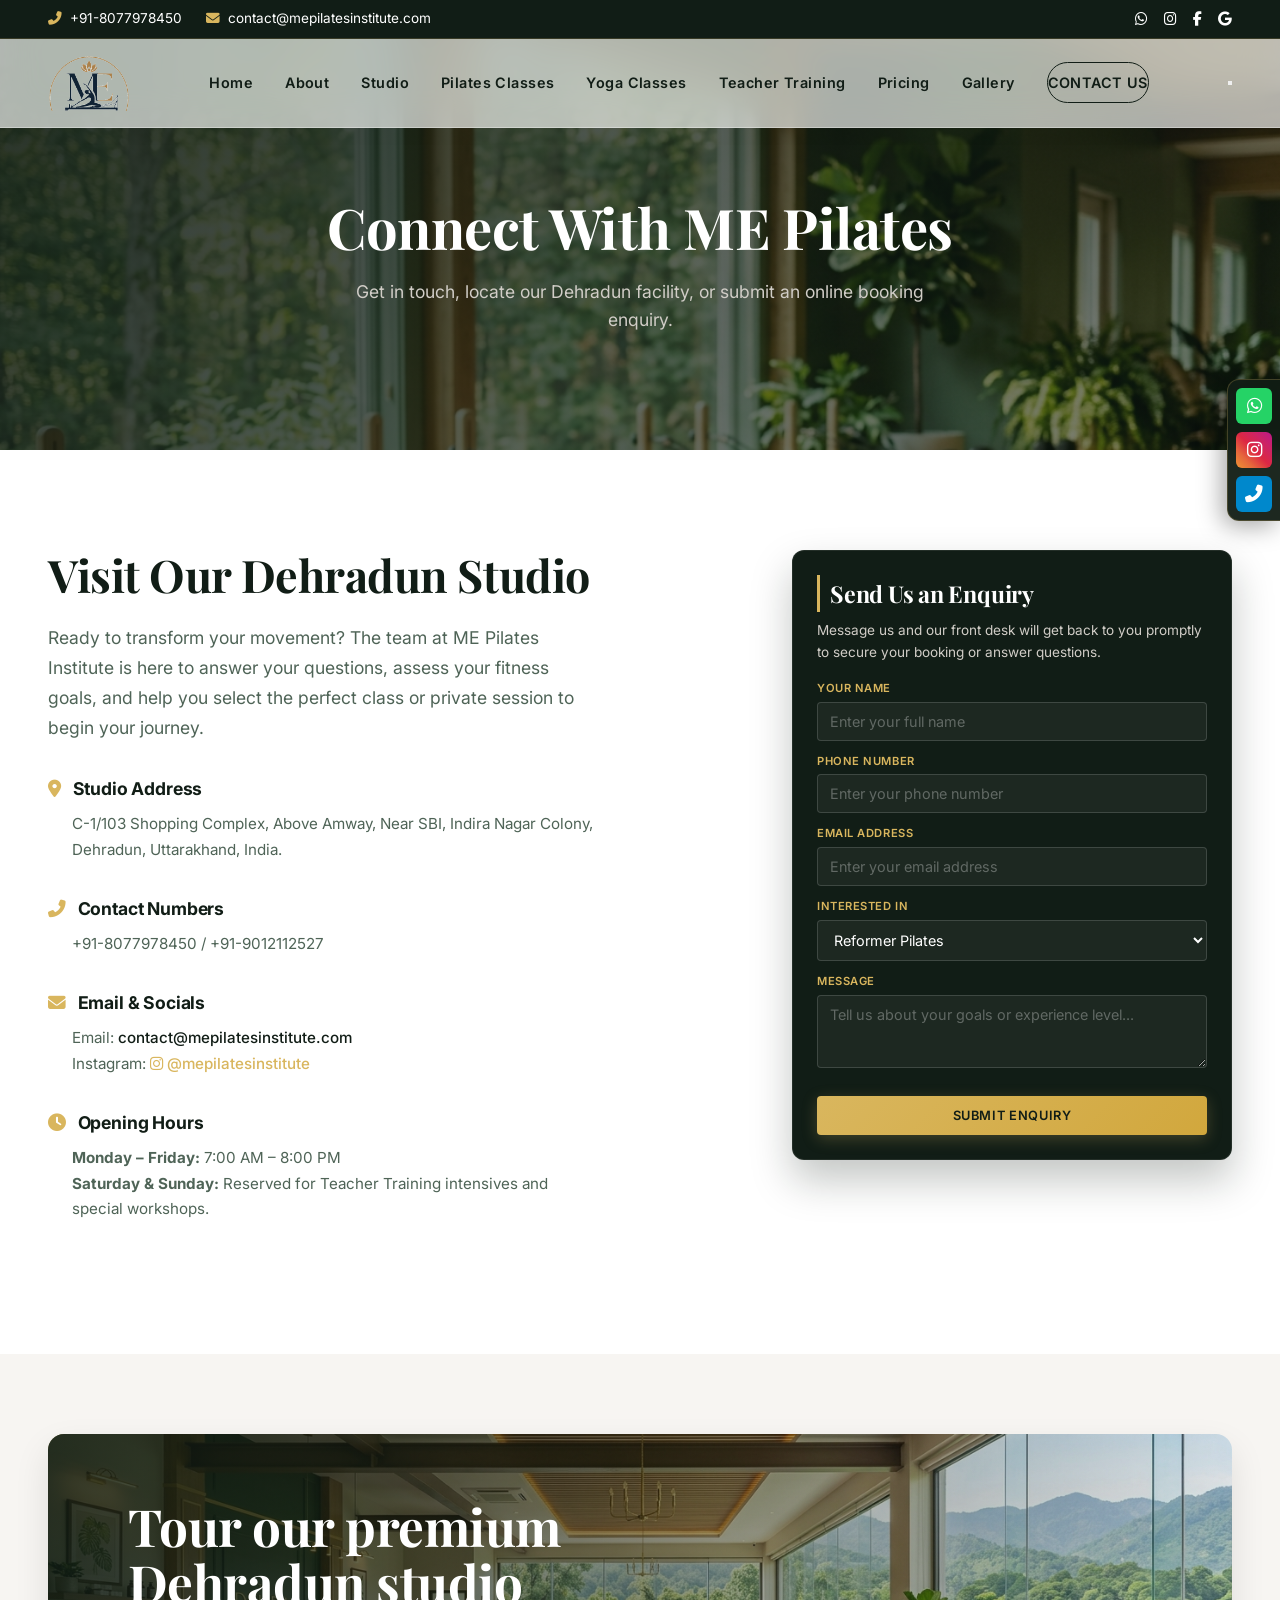
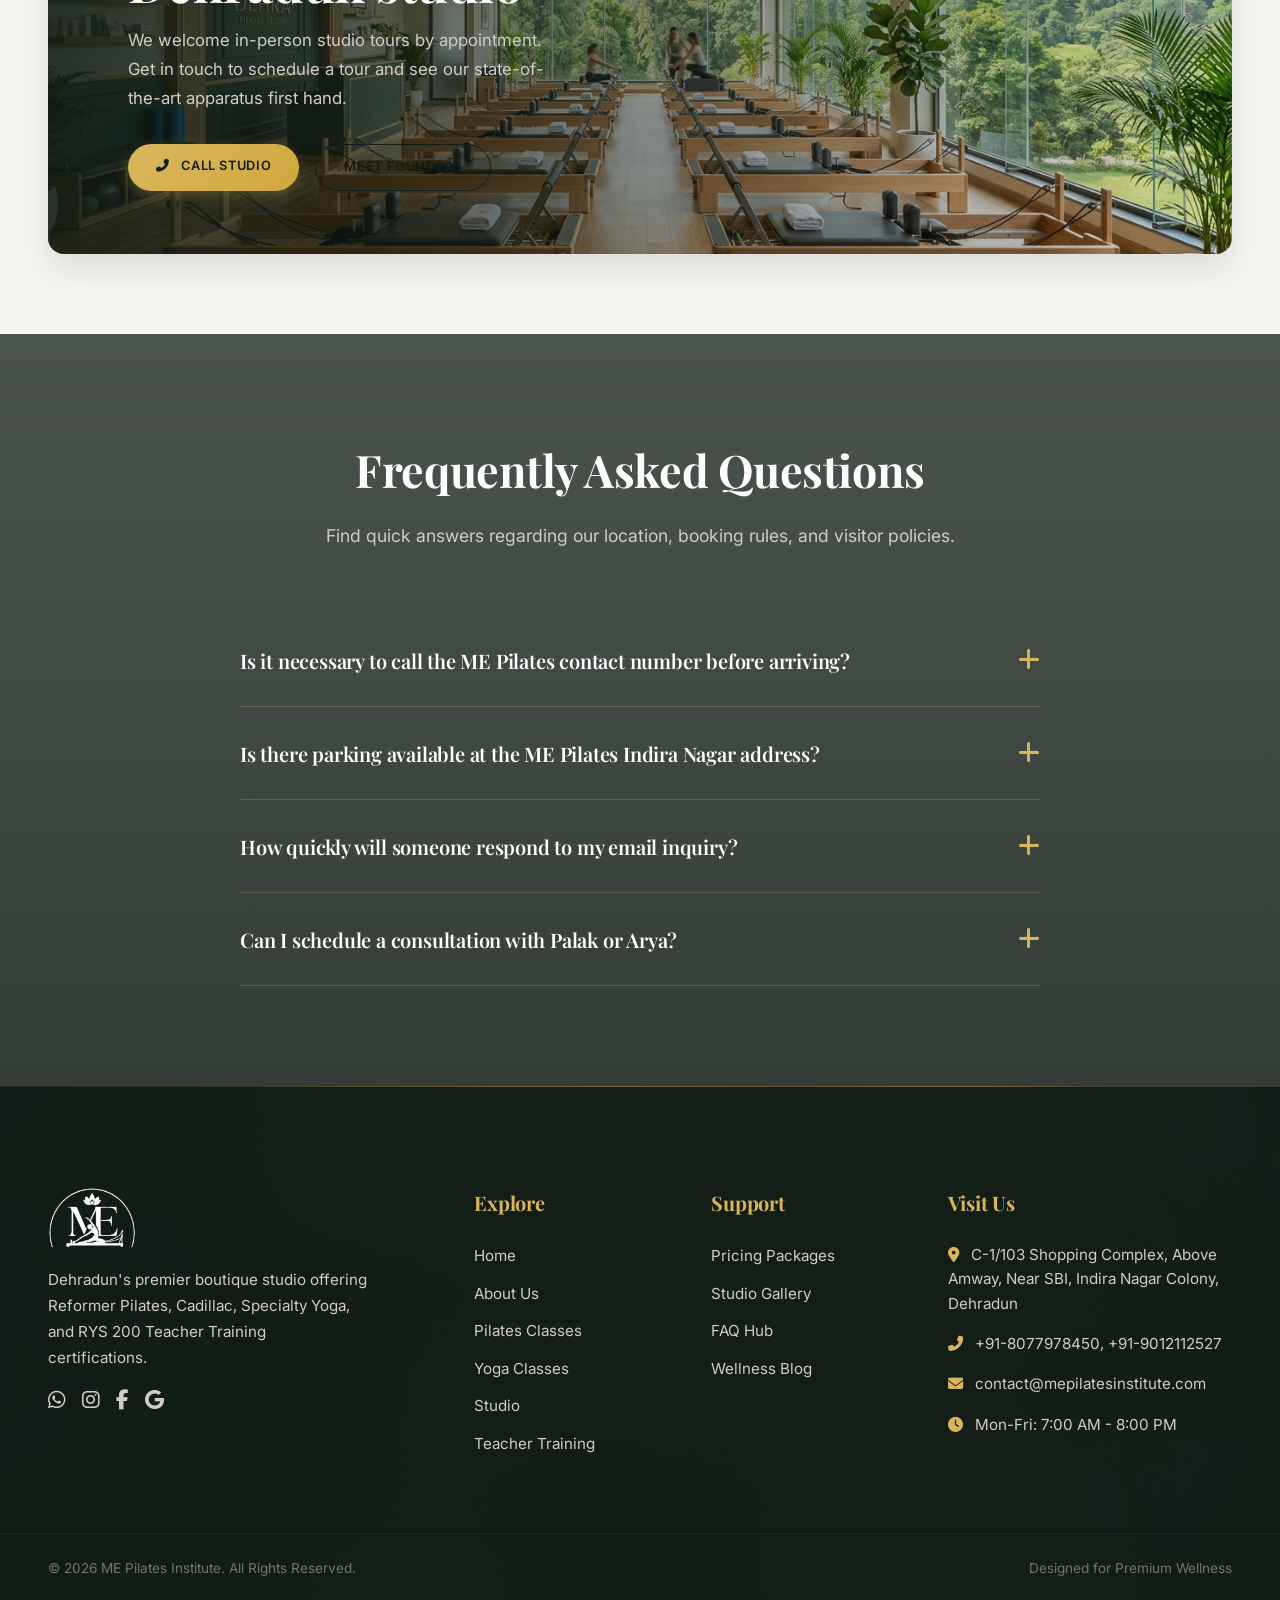
<file: contact-us.html>
<!DOCTYPE html>
<html lang="en">
<head>
    <meta charset="UTF-8">
    <meta name="viewport" content="width=device-width, initial-scale=1.0">
    <title>Contact & Location | Book ME Pilates Dehradun</title>
    <meta name="description" content="Get in touch with ME Pilates Institute. Located in Indira Nagar Colony, Dehradun. Call +91-8077978450 to book your introductory session.">
    <link rel="icon" type="image/png" href="favicon.png">
    
    <script type="application/ld+json">
    {
      "@context": "https://schema.org",
      "@type": "WebPage",
      "@id": "https://mepilatesinstitute.com/contact-us.html#webpage",
      "url": "https://mepilatesinstitute.com/contact-us.html",
      "name": "Contact & Location | Book ME Pilates Dehradun",
      "description": "Get in touch with ME Pilates Institute. Located in Indira Nagar Colony, Dehradun. Call +91-8077978450 to book your introductory session.",
      "isPartOf": {
        "@id": "https://mepilatesinstitute.com/#website"
      },
      "breadcrumb": {
        "@id": "https://mepilatesinstitute.com/contact-us.html#breadcrumb"
      }
    }
    </script>
    
    <link rel="stylesheet" href="css/style.css">
    <link rel="stylesheet" href="https://cdnjs.cloudflare.com/ajax/libs/font-awesome/6.4.0/css/all.min.css">
    <link href="https://fonts.googleapis.com/css2?family=Playfair+Display:ital,wght@0,400..900;1,400..900&family=Inter:wght@300;400;500;600;700&display=swap" rel="stylesheet">
</head>
<body>
    
    <!-- Premium Navigation Header -->
        <header class="site-header">
        <div class="site-top-bar">
            <div class="container top-bar-container">
                <div class="top-bar-contact">
                    <a href="tel:+918077978450"><i class="fas fa-phone-alt"></i> +91-8077978450</a>
                    <a href="mailto:contact@mepilatesinstitute.com"><i class="fas fa-envelope"></i> contact@mepilatesinstitute.com</a>
                </div>
                <div class="top-bar-socials">
                    <a href="https://wa.me/918077978450" target="_blank" title="WhatsApp"><i class="fab fa-whatsapp"></i></a>
                    <a href="https://www.instagram.com/mepilatesinstitute?igsh=MW95dHBjYW1nZ3gxcA==" target="_blank" title="Instagram"><i class="fab fa-instagram"></i></a>
                    <a href="https://www.facebook.com/share/19SUEZdyGA/" target="_blank" title="Facebook"><i class="fab fa-facebook-f"></i></a>
                    <a href="https://share.google/hC6mRgUnRWeRK9oWT" target="_blank" title="Google Business"><i class="fab fa-google"></i></a>
                </div>
            </div>
        </div>
        <div class="container nav-container">
            <a href="index.html" class="logo-wrapper">
                <img src="assets/images/logo.png" alt="ME Pilates Institute Logo" class="logo-image">
            </a>
            <nav class="site-nav">
                <ul class="nav-list">
                    <li><a href="index.html">Home</a></li>
                    <li><a href="about-us.html">About</a></li>
                    <li><a href="pilates-studio-dehradun.html">Studio</a></li>
                    <li><a href="pilates-classes-dehradun.html">Pilates Classes</a></li><li><a href="yoga-classes-dehradun.html">Yoga Classes</a></li>
                    <li><a href="pilates-teacher-training-dehradun.html">Teacher Training</a></li>
                    <li><a href="pricing.html">Pricing</a></li>
                    <li><a href="gallery.html">Gallery</a></li>
                    <li><a href="contact-us.html" class="btn btn-secondary active">Contact Us</a></li>
                </ul>
            </nav>
            <button class="mobile-menu-toggle" aria-label="Toggle Navigation">
                <span class="hamburger-bar"></span>
                <span class="hamburger-bar"></span>
                <span class="hamburger-bar"></span>
            </button>
        </div>
    </header>

    <main class="main-content">
        
        <!-- Subpage Hero Section -->
        <section class="hero-section" style="background-image: url('assets/images/classes_hero.jpg'); min-height: 50vh; padding-top: 140px; padding-bottom: 60px;">
            <div class="container" style="position: relative; z-index: 2; text-align: center;">
                <h1 style="color: var(--color-white); font-size: 3.5rem; line-height: 1.1;">Connect With <span>ME Pilates</span></h1>
                <p style="color: var(--color-light-text); font-size: 1.1rem; max-width: 600px; margin: 20px auto 0 auto; font-family: var(--font-body);">Get in touch, locate our Dehradun facility, or submit an online booking enquiry.</p>
            </div>
        </section>

        <!-- Split Layout: Contact Details & Form (SS2 / Hero Form Hybrid) -->
        <section class="section-padding" style="background-color: var(--color-white);">
            <div class="container feature-split-layout" style="align-items: flex-start;">
                
                <!-- Left: Contact Information -->
                <div class="split-text-container" style="max-width: 550px;">
                    <h2>Visit Our Dehradun Studio</h2>
                    <p style="margin-bottom: 32px;">Ready to transform your movement? The team at ME Pilates Institute is here to answer your questions, assess your fitness goals, and help you select the perfect class or private session to begin your journey.</p>
                    
                    <div style="margin-bottom: 24px;">
                        <h4 style="color: var(--color-green-dark); font-size: 1.1rem; margin-bottom: 8px; font-family: var(--font-body);"><i class="fas fa-map-marker-alt" style="color: var(--color-gold); margin-right: 8px;"></i> Studio Address</h4>
                        <p style="font-size: 0.95rem; color: var(--color-green-light); padding-left: 24px;">C-1/103 Shopping Complex, Above Amway, Near SBI, Indira Nagar Colony, Dehradun, Uttarakhand, India.</p>
                    </div>

                    <div style="margin-bottom: 24px;">
                        <h4 style="color: var(--color-green-dark); font-size: 1.1rem; margin-bottom: 8px; font-family: var(--font-body);"><i class="fas fa-phone-alt" style="color: var(--color-gold); margin-right: 8px;"></i> Contact Numbers</h4>
                        <p style="font-size: 0.95rem; color: var(--color-green-light); padding-left: 24px;">+91-8077978450 / +91-9012112527</p>
                    </div>

                    <div style="margin-bottom: 24px;">
                        <h4 style="color: var(--color-green-dark); font-size: 1.1rem; margin-bottom: 8px; font-family: var(--font-body);"><i class="fas fa-envelope" style="color: var(--color-gold); margin-right: 8px;"></i> Email &amp; Socials</h4>
                        <p style="font-size: 0.95rem; color: var(--color-green-light); padding-left: 24px;">
                            Email: <a href="mailto:contact@mepilatesinstitute.com" style="color: var(--color-green-dark); font-weight: 500;">contact@mepilatesinstitute.com</a><br>
                            Instagram: <a href="https://www.instagram.com/mepilatesinstitute" target="_blank" style="color: var(--color-gold); font-weight: 500;"><i class="fab fa-instagram"></i> @mepilatesinstitute</a>
                        </p>
                    </div>

                    <div style="margin-bottom: 24px;">
                        <h4 style="color: var(--color-green-dark); font-size: 1.1rem; margin-bottom: 8px; font-family: var(--font-body);"><i class="fas fa-clock" style="color: var(--color-gold); margin-right: 8px;"></i> Opening Hours</h4>
                        <p style="font-size: 0.95rem; color: var(--color-green-light); padding-left: 24px;">
                            <strong>Monday – Friday:</strong> 7:00 AM – 8:00 PM<br>
                            <strong>Saturday &amp; Sunday:</strong> Reserved for Teacher Training intensives and special workshops.
                        </p>
                    </div>
                </div>

                <!-- Right: Glassmorphism Contact Form -->
                <div class="glass-card" id="enquiry" style="background: var(--color-green-dark); box-shadow: 0 20px 40px rgba(17,29,21,0.25);">
                    <h2>Send Us an Enquiry</h2>
                    <p>Message us and our front desk will get back to you promptly to secure your booking or answer questions.</p>
                    
                    <form id="enquiry-form" class="enquiry-form">
                        <div class="form-group">
                            <label for="name">Your Name</label>
                            <input type="text" id="name" name="name" placeholder="Enter your full name" required>
                        </div>
                        
                        <div class="form-group">
                            <label for="phone">Phone Number</label>
                            <input type="tel" id="phone" name="phone" placeholder="Enter your phone number" required>
                        </div>
                        
                        <div class="form-group">
                            <label for="email">Email Address</label>
                            <input type="email" id="email" name="email" placeholder="Enter your email address" required>
                        </div>
                        
                        <div class="form-group">
                            <label for="interest">Interested In</label>
                            <select id="interest" name="interest">
                                <option value="reformer">Reformer Pilates</option>
                                <option value="cadillac">Cadillac &amp; Chair</option>
                                <option value="aerial">Aerial Yoga</option>
                                <option value="bungee">Ceiling Bungee Fitness</option>
                                <option value="training">200-Hour Teacher Training</option>
                                <option value="private">Private 1:1 Sessions</option>
                            </select>
                        </div>
                        
                        <div class="form-group">
                            <label for="message">Message</label>
                            <textarea id="message" name="message" rows="3" placeholder="Tell us about your goals or experience level..."></textarea>
                        </div>
                        
                        <button type="submit" class="btn btn-primary" style="width: 100%; border-radius: 4px; padding: 12px; margin-top: 8px;">Submit Enquiry</button>
                    </form>
                </div>
                
            </div>
        </section>

        <!-- Feature Banner (SS3 Style) -->
        <section class="container">
            <div class="promo-banner" style="background-image: url('assets/images/studio_hero.jpg');">
                <div class="promo-banner-content" style="max-width: 600px;">
                    <h2>Tour our premium <br>Dehradun studio</h2>
                    <p>We welcome in-person studio tours by appointment. Get in touch to schedule a tour and see our state-of-the-art apparatus first hand.</p>
                    <div class="promo-btn-container">
                        <a href="tel:+918077978450" class="btn btn-primary"><i class="fas fa-phone-alt" style="margin-right: 8px;"></i> Call Studio</a>
                        <a href="about-us.html" class="btn btn-secondary">Meet Founders</a>
                    </div>
                </div>
            </div>
        </section>

        <!-- FAQ Section -->
        <section class="section-padding section-dark section-dark-bg" style="background-image: url('assets/images/footer_bg.jpg');">
            <div class="container">
                <div class="section-header">
                    <h2>Frequently Asked Questions</h2>
                    <p>Find quick answers regarding our location, booking rules, and visitor policies.</p>
                </div>
                
                <div class="faq-accordion">
                    <div class="faq-item">
                        <button class="faq-trigger">
                            <h3>Is it necessary to call the ME Pilates contact number before arriving?</h3>
                            <span class="faq-icon"><i class="fas fa-plus"></i></span>
                        </button>
                        <div class="faq-content">
                            <p>Yes, we highly recommend calling or messaging ahead to book your Pilates class in Dehradun. Our classes are kept small and often have a waitlist, so drop-ins cannot always be accommodated.</p>
                        </div>
                    </div>
                    
                    <div class="faq-item">
                        <button class="faq-trigger">
                            <h3>Is there parking available at the ME Pilates Indira Nagar address?</h3>
                            <span class="faq-icon"><i class="fas fa-plus"></i></span>
                        </button>
                        <div class="faq-content">
                            <p>Yes, there is parking available at the C-1/103 Shopping Complex near the SBI branch for our clients [CLIENT TO CONFIRM].</p>
                        </div>
                    </div>
                    
                    <div class="faq-item">
                        <button class="faq-trigger">
                            <h3>How quickly will someone respond to my email inquiry?</h3>
                            <span class="faq-icon"><i class="fas fa-plus"></i></span>
                        </button>
                        <div class="faq-content">
                            <p>Our team strives to respond to all email and Instagram inquiries within 24 hours during our regular business hours (Monday to Friday).</p>
                        </div>
                    </div>
                    
                    <div class="faq-item">
                        <button class="faq-trigger">
                            <h3>Can I schedule a consultation with Palak or Arya?</h3>
                            <span class="faq-icon"><i class="fas fa-plus"></i></span>
                        </button>
                        <div class="faq-content">
                            <p>Yes, you can request a brief phone or in-person consultation with our founders before committing to a private package. Please call the front desk to arrange a time that fits their teaching schedule.</p>
                        </div>
                    </div>
                </div>
            </div>
        </section>

    </main>

    <!-- Footer -->
    <footer class="site-footer">
        <div class="container footer-container">
            <div class="footer-brand">
                <img src="assets/images/logo.png" alt="ME Pilates Institute Logo" class="footer-logo" style="height: 60px; width: auto; margin-bottom: 20px; filter: brightness(0) invert(1);">
                <p>Dehradun's premier boutique studio offering Reformer Pilates, Cadillac, Specialty Yoga, and RYS 200 Teacher Training certifications.</p>
                <div class="footer-socials">
                    <a href="https://wa.me/918077978450" target="_blank" title="WhatsApp"><i class="fab fa-whatsapp"></i></a>
                    <a href="https://www.instagram.com/mepilatesinstitute?igsh=MW95dHBjYW1nZ3gxcA==" target="_blank" title="Instagram"><i class="fab fa-instagram"></i></a>
                    <a href="https://www.facebook.com/share/19SUEZdyGA/" target="_blank" title="Facebook"><i class="fab fa-facebook-f"></i></a>
                    <a href="https://share.google/hC6mRgUnRWeRK9oWT" target="_blank" title="Google Business"><i class="fab fa-google"></i></a>
                </div>
            </div>
            
            <div class="footer-links">
                <h4>Explore</h4>
                <ul>
                    <li><a href="index.html">Home</a></li>
                    <li><a href="about-us.html">About Us</a></li>
                    <li><a href="pilates-classes-dehradun.html">Pilates Classes</a></li><li><a href="yoga-classes-dehradun.html">Yoga Classes</a></li>
                    <li><a href="pilates-studio-dehradun.html">Studio</a></li>
                    <li><a href="pilates-teacher-training-dehradun.html">Teacher Training</a></li>
                </ul>
            </div>

            <div class="footer-links">
                <h4>Support</h4>
                <ul>
                    <li><a href="pricing.html">Pricing Packages</a></li>
                    <li><a href="gallery.html">Studio Gallery</a></li>
                    <li><a href="faq.html">FAQ Hub</a></li>
                    <li><a href="blog.html">Wellness Blog</a></li>
                </ul>
            </div>
            
            <div class="footer-contact">
                <h4>Visit Us</h4>
                <p><i class="fas fa-map-marker-alt" style="color: var(--color-gold); margin-right: 8px;"></i> C-1/103 Shopping Complex, Above Amway, Near SBI, Indira Nagar Colony, Dehradun</p>
                <p><i class="fas fa-phone-alt" style="color: var(--color-gold); margin-right: 8px;"></i> +91-8077978450, +91-9012112527</p>
                <p><i class="fas fa-envelope" style="color: var(--color-gold); margin-right: 8px;"></i> contact@mepilatesinstitute.com</p>
                <p><i class="fas fa-clock" style="color: var(--color-gold); margin-right: 8px;"></i> Mon-Fri: 7:00 AM - 8:00 PM</p>
            </div>
        </div>
        
        <div class="container footer-bottom">
            <p>&copy; 2026 ME Pilates Institute. All Rights Reserved.</p>
            <p>Designed for Premium Wellness</p>
        </div>
    </footer>

    <!-- Floating Contact Sidebar -->
    <div class="floating-contact-bar">
        <a href="https://wa.me/918077978450" target="_blank" class="contact-btn whatsapp" title="Chat on WhatsApp">
            <i class="fab fa-whatsapp"></i>
        </a>
        <a href="https://www.instagram.com/mepilatesinstitute?igsh=MW95dHBjYW1nZ3gxcA==" target="_blank" class="contact-btn instagram" title="Follow on Instagram">
            <i class="fab fa-instagram"></i>
        </a>
        <a href="tel:+918077978450" class="contact-btn phone" title="Call Us">
            <i class="fas fa-phone-alt"></i>
        </a>
    </div>

    <script src="js/main.js"></script>
</body>
</html>
</file>
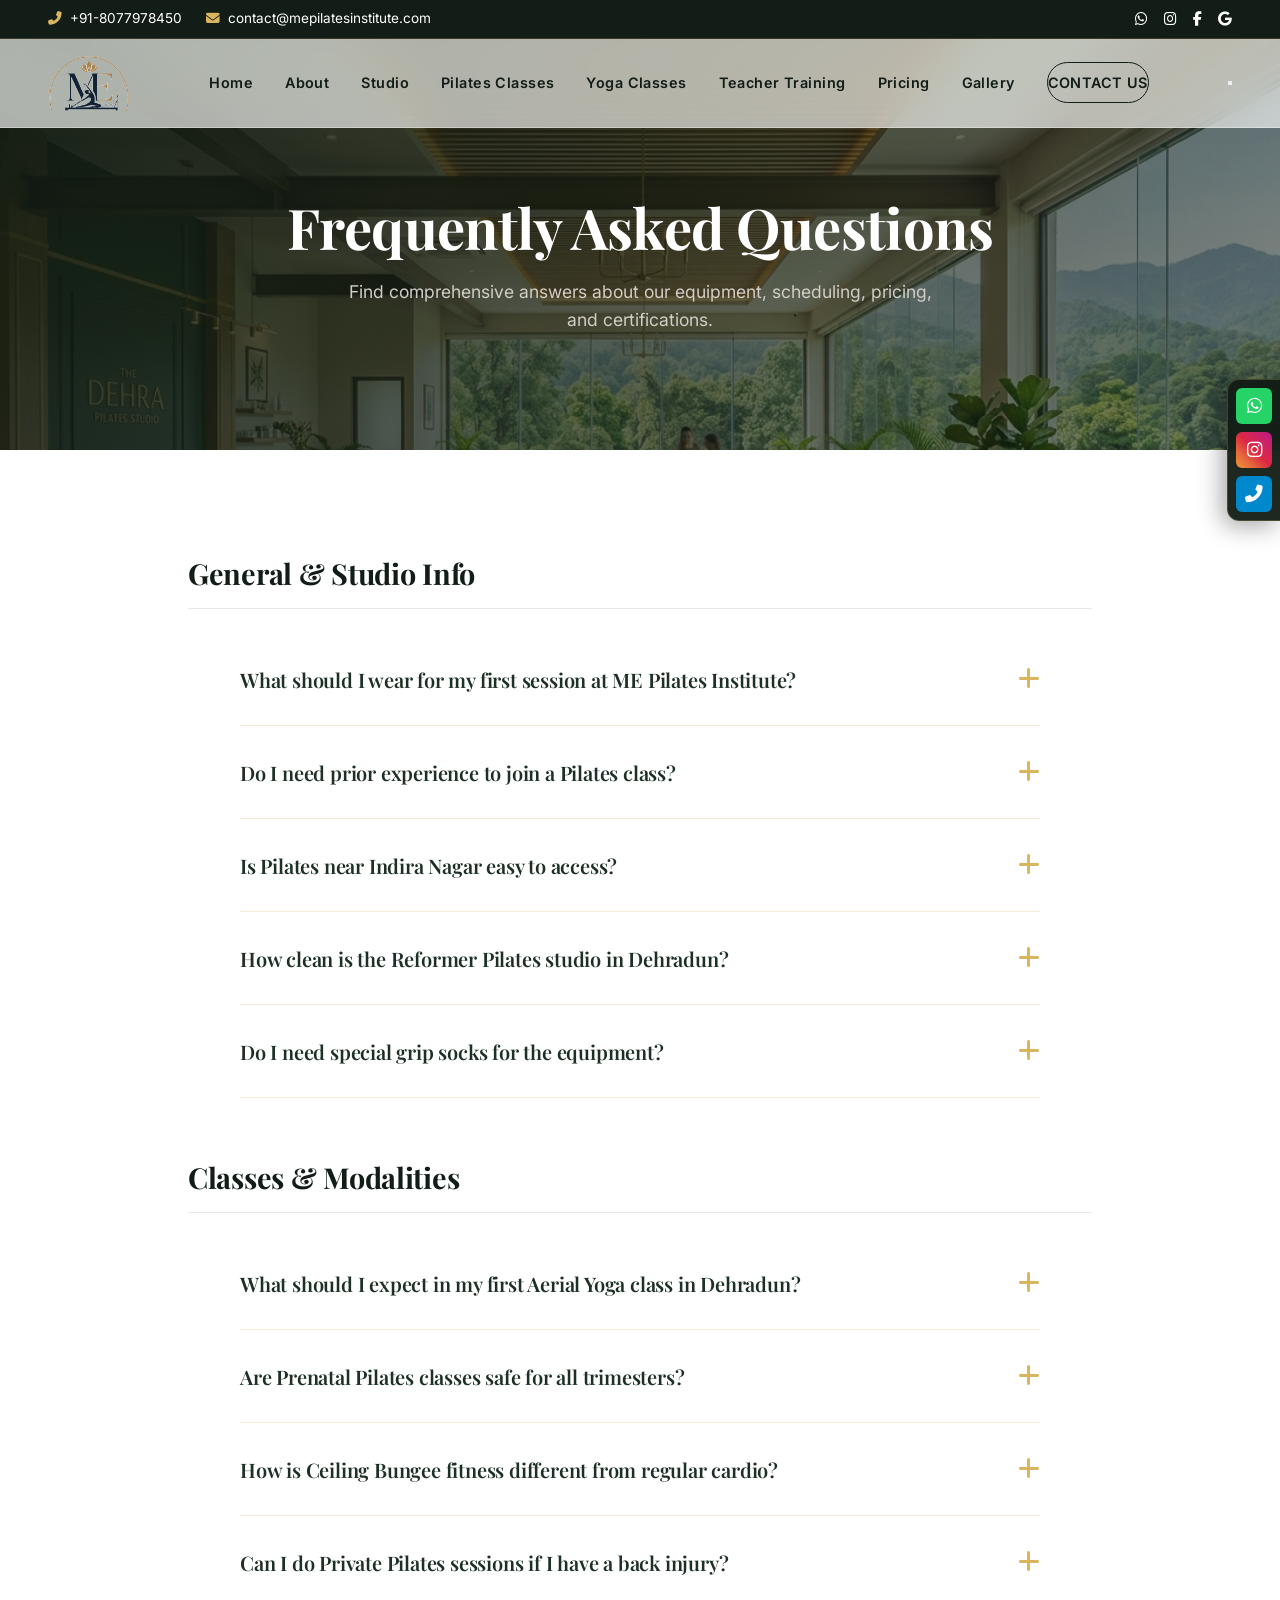
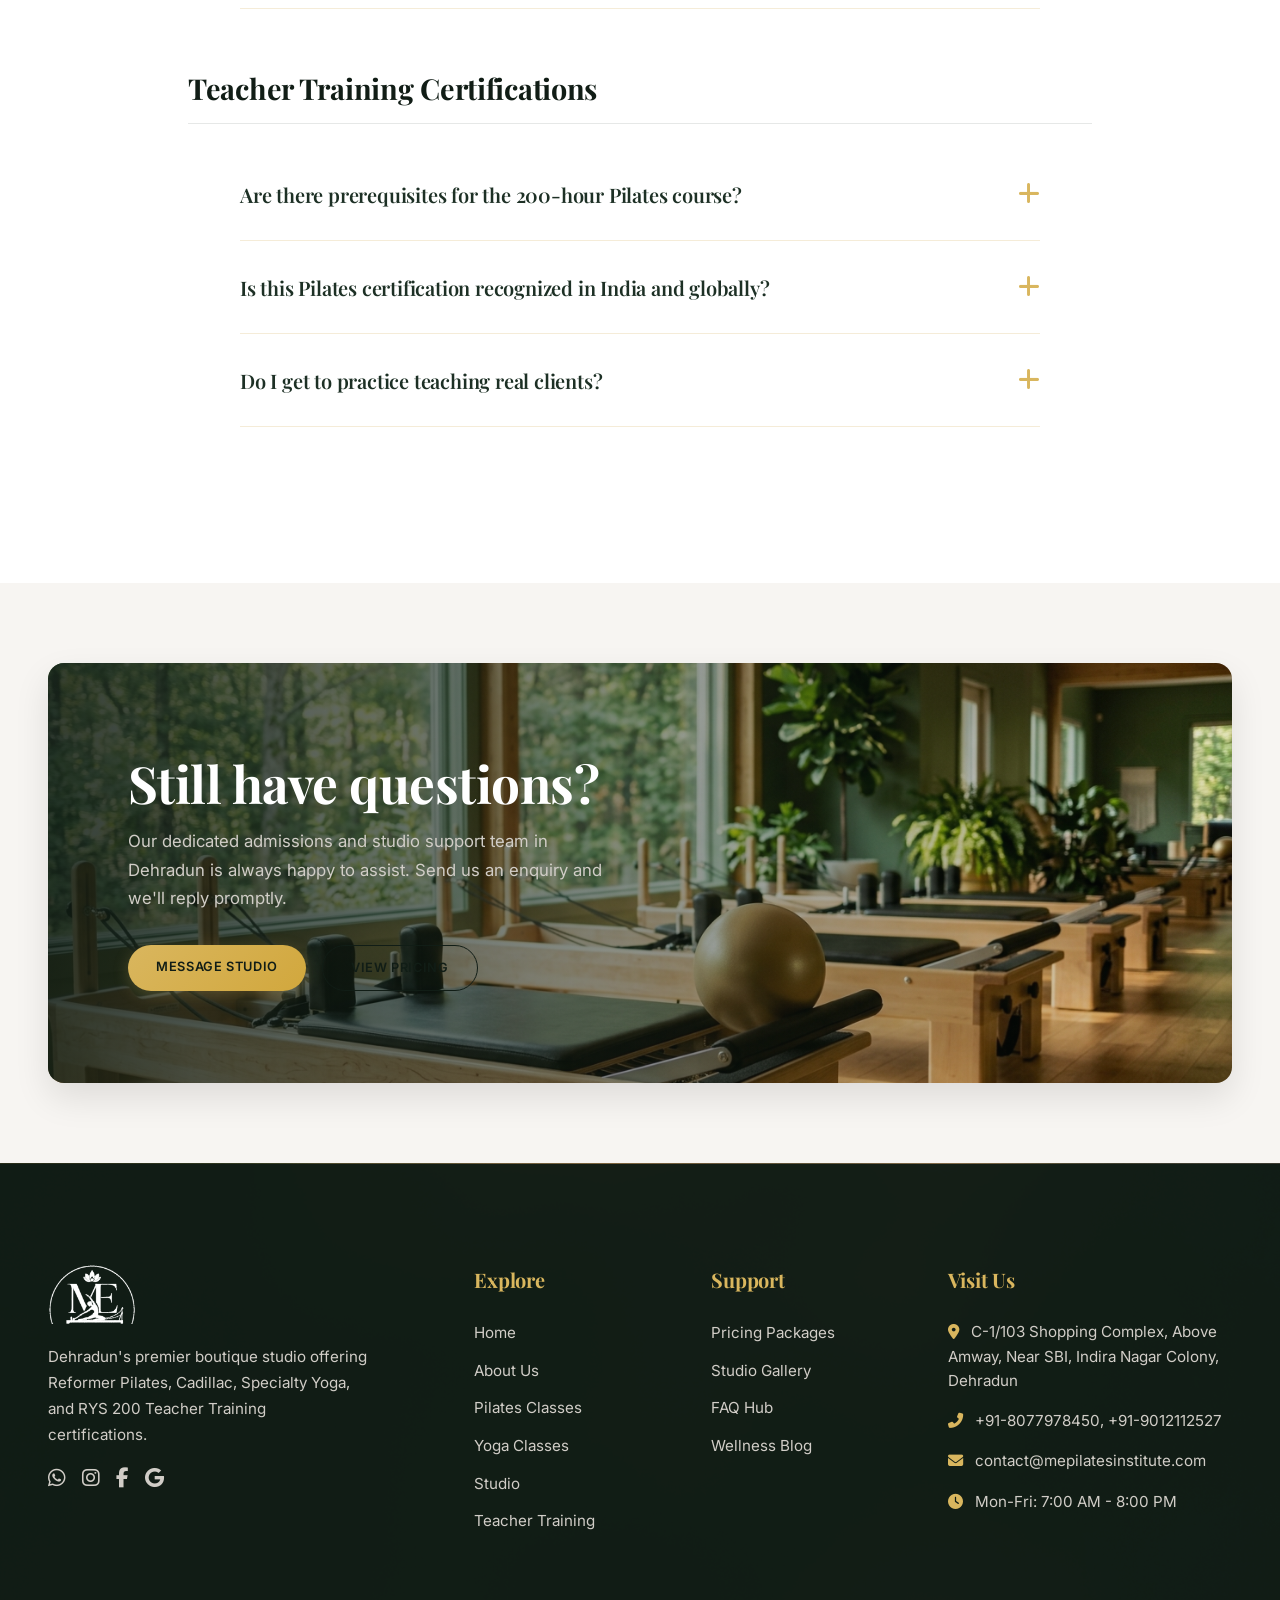
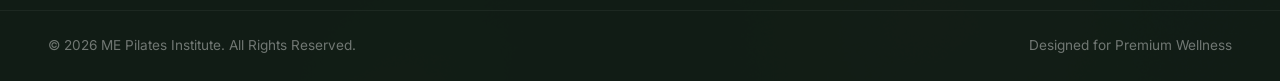
<file: faq.html>
<!DOCTYPE html>
<html lang="en">
<head>
    <meta charset="UTF-8">
    <meta name="viewport" content="width=device-width, initial-scale=1.0">
    <title>FAQ Hub | ME Pilates Institute Dehradun</title>
    <meta name="description" content="Find answers to all your questions about Reformer Pilates, Aerial Yoga, memberships, pricing, and 200-Hour Teacher Training certifications in Dehradun.">
    <link rel="icon" type="image/png" href="favicon.png">
    
    <script type="application/ld+json">
    {
      "@context": "https://schema.org",
      "@type": "FAQPage",
      "mainEntity": [
        {
          "@type": "Question",
          "name": "What should I wear for my first session at ME Pilates Institute?",
          "acceptedAnswer": {
            "@type": "Answer",
            "text": "Wear comfortable, form-fitting athletic wear that allows your instructor to see your alignment. Grip socks are mandatory for all equipment classes to ensure your safety and maintain studio hygiene."
          }
        },
        {
          "@type": "Question",
          "name": "Do I need prior experience to join a Pilates class?",
          "acceptedAnswer": {
            "@type": "Answer",
            "text": "Not at all. We welcome complete beginners. If you are new, we highly recommend starting with a private session or our introductory group classes so our instructors can introduce you to the equipment safely."
          }
        }
      ]
    }
    </script>
    
    <link rel="stylesheet" href="css/style.css">
    <link rel="stylesheet" href="https://cdnjs.cloudflare.com/ajax/libs/font-awesome/6.4.0/css/all.min.css">
    <link href="https://fonts.googleapis.com/css2?family=Playfair+Display:ital,wght@0,400..900;1,400..900&family=Inter:wght@300;400;500;600;700&display=swap" rel="stylesheet">
</head>
<body>
    
    <!-- Premium Navigation Header -->
        <header class="site-header">
        <div class="site-top-bar">
            <div class="container top-bar-container">
                <div class="top-bar-contact">
                    <a href="tel:+918077978450"><i class="fas fa-phone-alt"></i> +91-8077978450</a>
                    <a href="mailto:contact@mepilatesinstitute.com"><i class="fas fa-envelope"></i> contact@mepilatesinstitute.com</a>
                </div>
                <div class="top-bar-socials">
                    <a href="https://wa.me/918077978450" target="_blank" title="WhatsApp"><i class="fab fa-whatsapp"></i></a>
                    <a href="https://www.instagram.com/mepilatesinstitute?igsh=MW95dHBjYW1nZ3gxcA==" target="_blank" title="Instagram"><i class="fab fa-instagram"></i></a>
                    <a href="https://www.facebook.com/share/19SUEZdyGA/" target="_blank" title="Facebook"><i class="fab fa-facebook-f"></i></a>
                    <a href="https://share.google/hC6mRgUnRWeRK9oWT" target="_blank" title="Google Business"><i class="fab fa-google"></i></a>
                </div>
            </div>
        </div>
        <div class="container nav-container">
            <a href="index.html" class="logo-wrapper">
                <img src="assets/images/logo.png" alt="ME Pilates Institute Logo" class="logo-image">
            </a>
            <nav class="site-nav">
                <ul class="nav-list">
                    <li><a href="index.html">Home</a></li>
                    <li><a href="about-us.html">About</a></li>
                    <li><a href="pilates-studio-dehradun.html">Studio</a></li>
                    <li><a href="pilates-classes-dehradun.html">Pilates Classes</a></li><li><a href="yoga-classes-dehradun.html">Yoga Classes</a></li>
                    <li><a href="pilates-teacher-training-dehradun.html">Teacher Training</a></li>
                    <li><a href="pricing.html">Pricing</a></li>
                    <li><a href="gallery.html">Gallery</a></li>
                    <li><a href="contact-us.html" class="btn btn-secondary">Contact Us</a></li>
                </ul>
            </nav>
            <button class="mobile-menu-toggle" aria-label="Toggle Navigation">
                <span class="hamburger-bar"></span>
                <span class="hamburger-bar"></span>
                <span class="hamburger-bar"></span>
            </button>
        </div>
    </header>

    <main class="main-content">
        
        <!-- Subpage Hero Section -->
        <section class="hero-section" style="background-image: url('assets/images/studio_hero.jpg'); min-height: 50vh; padding-top: 140px; padding-bottom: 60px;">
            <div class="container" style="position: relative; z-index: 2; text-align: center;">
                <h1 style="color: var(--color-white); font-size: 3.5rem; line-height: 1.1;">Frequently Asked <span>Questions</span></h1>
                <p style="color: var(--color-light-text); font-size: 1.1rem; max-width: 600px; margin: 20px auto 0 auto; font-family: var(--font-body);">Find comprehensive answers about our equipment, scheduling, pricing, and certifications.</p>
            </div>
        </section>

        <!-- Master FAQ Accordion List -->
        <section class="section-padding" style="background-color: var(--color-white);">
            <div class="container" style="max-width: 1000px;">
                
                <!-- Category 1: General & Studio Info -->
                <div style="margin-bottom: 56px;">
                    <h2 style="color: var(--color-green-dark); margin-bottom: 24px; font-size: 1.8rem; border-bottom: 1px solid rgba(17, 29, 21, 0.1); padding-bottom: 12px;">General &amp; Studio Info</h2>
                    <div class="faq-accordion">
                        <div class="faq-item">
                            <button class="faq-trigger">
                                <h3>What should I wear for my first session at ME Pilates Institute?</h3>
                                <span class="faq-icon"><i class="fas fa-plus"></i></span>
                            </button>
                            <div class="faq-content">
                                <p>Wear comfortable, form-fitting athletic wear that allows your instructor to see your alignment. Grip socks are mandatory for all equipment classes to ensure your safety and maintain studio hygiene.</p>
                            </div>
                        </div>
                        <div class="faq-item">
                            <button class="faq-trigger">
                                <h3>Do I need prior experience to join a Pilates class?</h3>
                                <span class="faq-icon"><i class="fas fa-plus"></i></span>
                            </button>
                            <div class="faq-content">
                                <p>Not at all. We welcome complete beginners. If you are new, we highly recommend starting with a private session or our introductory group classes so our instructors can introduce you to the equipment safely.</p>
                            </div>
                        </div>
                        <div class="faq-item">
                            <button class="faq-trigger">
                                <h3>Is Pilates near Indira Nagar easy to access?</h3>
                                <span class="faq-icon"><i class="fas fa-plus"></i></span>
                            </button>
                            <div class="faq-content">
                                <p>Yes, we are conveniently located at C-1/103 Shopping Complex, Near SBI, Indira Nagar Colony, Dehradun. There is ample parking available [CLIENT TO CONFIRM] for our members.</p>
                            </div>
                        </div>
                        <div class="faq-item">
                            <button class="faq-trigger">
                                <h3>How clean is the Reformer Pilates studio in Dehradun?</h3>
                                <span class="faq-icon"><i class="fas fa-plus"></i></span>
                            </button>
                            <div class="faq-content">
                                <p>Hygiene is a core pillar of our luxury Pilates studio. All equipment is thoroughly sanitized with professional-grade, skin-safe disinfectants between every single session.</p>
                            </div>
                        </div>
                        <div class="faq-item">
                            <button class="faq-trigger">
                                <h3>Do I need special grip socks for the equipment?</h3>
                                <span class="faq-icon"><i class="fas fa-plus"></i></span>
                            </button>
                            <div class="faq-content">
                                <p>Yes, for hygiene and safety reasons, grip socks are strictly required to use the Reformer, Cadillac, and Chair. Premium grip socks are available for purchase at our reception.</p>
                            </div>
                        </div>
                    </div>
                </div>

                <!-- Category 2: Modalities & Classes -->
                <div style="margin-bottom: 56px;">
                    <h2 style="color: var(--color-green-dark); margin-bottom: 24px; font-size: 1.8rem; border-bottom: 1px solid rgba(17, 29, 21, 0.1); padding-bottom: 12px;">Classes &amp; Modalities</h2>
                    <div class="faq-accordion">
                        <div class="faq-item">
                            <button class="faq-trigger">
                                <h3>What should I expect in my first Aerial Yoga class in Dehradun?</h3>
                                <span class="faq-icon"><i class="fas fa-plus"></i></span>
                            </button>
                            <div class="faq-content">
                                <p>Expect to be challenged in a fun, supportive environment. You will learn how to trust the hammock and engage your core for stability. Wear a shirt with sleeves to prevent friction from the silks.</p>
                            </div>
                        </div>
                        <div class="faq-item">
                            <button class="faq-trigger">
                                <h3>Are Prenatal Pilates classes safe for all trimesters?</h3>
                                <span class="faq-icon"><i class="fas fa-plus"></i></span>
                            </button>
                            <div class="faq-content">
                                <p>Yes, our Prenatal Pilates classes are strictly modified to accommodate the physical changes of each trimester. However, you must provide medical clearance from your doctor before beginning any exercise program during pregnancy.</p>
                            </div>
                        </div>
                        <div class="faq-item">
                            <button class="faq-trigger">
                                <h3>How is Ceiling Bungee fitness different from regular cardio?</h3>
                                <span class="faq-icon"><i class="fas fa-plus"></i></span>
                            </button>
                            <div class="faq-content">
                                <p>Ceiling Bungee fitness provides a massive cardiovascular challenge while remaining extremely low-impact on your joints. The harness and bungee cord absorb the shock, allowing you to perform explosive jumps and dives safely.</p>
                            </div>
                        </div>
                        <div class="faq-item">
                            <button class="faq-trigger">
                                <h3>Can I do Private Pilates sessions if I have a back injury?</h3>
                                <span class="faq-icon"><i class="fas fa-plus"></i></span>
                            </button>
                            <div class="faq-content">
                                <p>Absolutely. Private sessions are the most effective way to manage and rehabilitate injuries. Our instructors will design a specific protocol focusing on spinal stabilization and core strengthening, avoiding any contraindicated movements.</p>
                            </div>
                        </div>
                    </div>
                </div>

                <!-- Category 3: Teacher Training & Certifications -->
                <div style="margin-bottom: 56px;">
                    <h2 style="color: var(--color-green-dark); margin-bottom: 24px; font-size: 1.8rem; border-bottom: 1px solid rgba(17, 29, 21, 0.1); padding-bottom: 12px;">Teacher Training Certifications</h2>
                    <div class="faq-accordion">
                        <div class="faq-item">
                            <button class="faq-trigger">
                                <h3>Are there prerequisites for the 200-hour Pilates course?</h3>
                                <span class="faq-icon"><i class="fas fa-plus"></i></span>
                            </button>
                            <div class="faq-content">
                                <p>We recommend having at least six months of consistent Pilates or Yoga practice before enrolling. This ensures your body is prepared for the physical demands of the training and you understand the basic terminology.</p>
                            </div>
                        </div>
                        <div class="faq-item">
                            <button class="faq-trigger">
                                <h3>Is this Pilates certification recognized in India and globally?</h3>
                                <span class="faq-icon"><i class="fas fa-plus"></i></span>
                            </button>
                            <div class="faq-content">
                                <p>Yes. Our certification is issued under the rigorous standards of our founders' 500-hour Yoga Alliance credentials, ensuring a high-quality education that is respected by studios worldwide.</p>
                            </div>
                        </div>
                        <div class="faq-item">
                            <button class="faq-trigger">
                                <h3>Do I get to practice teaching real clients?</h3>
                                <span class="faq-icon"><i class="fas fa-plus"></i></span>
                            </button>
                            <div class="faq-content">
                                <p>Absolutely. The Teaching Practicum in Level 2 requires you to lead practice classes. We believe you must teach to learn how to teach.</p>
                            </div>
                        </div>
                    </div>
                </div>

            </div>
        </section>

        <!-- Feature Banner (SS3 Style) -->
        <section class="container">
            <div class="promo-banner" style="background-image: url('assets/images/classes_hero.jpg');">
                <div class="promo-banner-content">
                    <h2>Still have questions?</h2>
                    <p>Our dedicated admissions and studio support team in Dehradun is always happy to assist. Send us an enquiry and we'll reply promptly.</p>
                    <div class="promo-btn-container">
                        <a href="contact-us.html#enquiry" class="btn btn-primary">Message Studio</a>
                        <a href="pricing.html" class="btn btn-secondary">View pricing</a>
                    </div>
                </div>
            </div>
        </section>

    </main>

    <!-- Footer -->
    <footer class="site-footer">
        <div class="container footer-container">
            <div class="footer-brand">
                <img src="assets/images/logo.png" alt="ME Pilates Institute Logo" class="footer-logo" style="height: 60px; width: auto; margin-bottom: 20px; filter: brightness(0) invert(1);">
                <p>Dehradun's premier boutique studio offering Reformer Pilates, Cadillac, Specialty Yoga, and RYS 200 Teacher Training certifications.</p>
                <div class="footer-socials">
                    <a href="https://wa.me/918077978450" target="_blank" title="WhatsApp"><i class="fab fa-whatsapp"></i></a>
                    <a href="https://www.instagram.com/mepilatesinstitute?igsh=MW95dHBjYW1nZ3gxcA==" target="_blank" title="Instagram"><i class="fab fa-instagram"></i></a>
                    <a href="https://www.facebook.com/share/19SUEZdyGA/" target="_blank" title="Facebook"><i class="fab fa-facebook-f"></i></a>
                    <a href="https://share.google/hC6mRgUnRWeRK9oWT" target="_blank" title="Google Business"><i class="fab fa-google"></i></a>
                </div>
            </div>
            
            <div class="footer-links">
                <h4>Explore</h4>
                <ul>
                    <li><a href="index.html">Home</a></li>
                    <li><a href="about-us.html">About Us</a></li>
                    <li><a href="pilates-classes-dehradun.html">Pilates Classes</a></li><li><a href="yoga-classes-dehradun.html">Yoga Classes</a></li>
                    <li><a href="pilates-studio-dehradun.html">Studio</a></li>
                    <li><a href="pilates-teacher-training-dehradun.html">Teacher Training</a></li>
                </ul>
            </div>

            <div class="footer-links">
                <h4>Support</h4>
                <ul>
                    <li><a href="pricing.html">Pricing Packages</a></li>
                    <li><a href="gallery.html">Studio Gallery</a></li>
                    <li><a href="faq.html">FAQ Hub</a></li>
                    <li><a href="blog.html">Wellness Blog</a></li>
                </ul>
            </div>
            
            <div class="footer-contact">
                <h4>Visit Us</h4>
                <p><i class="fas fa-map-marker-alt" style="color: var(--color-gold); margin-right: 8px;"></i> C-1/103 Shopping Complex, Above Amway, Near SBI, Indira Nagar Colony, Dehradun</p>
                <p><i class="fas fa-phone-alt" style="color: var(--color-gold); margin-right: 8px;"></i> +91-8077978450, +91-9012112527</p>
                <p><i class="fas fa-envelope" style="color: var(--color-gold); margin-right: 8px;"></i> contact@mepilatesinstitute.com</p>
                <p><i class="fas fa-clock" style="color: var(--color-gold); margin-right: 8px;"></i> Mon-Fri: 7:00 AM - 8:00 PM</p>
            </div>
        </div>
        
        <div class="container footer-bottom">
            <p>&copy; 2026 ME Pilates Institute. All Rights Reserved.</p>
            <p>Designed for Premium Wellness</p>
        </div>
    </footer>

    <!-- Floating Contact Sidebar -->
    <div class="floating-contact-bar">
        <a href="https://wa.me/918077978450" target="_blank" class="contact-btn whatsapp" title="Chat on WhatsApp">
            <i class="fab fa-whatsapp"></i>
        </a>
        <a href="https://www.instagram.com/mepilatesinstitute?igsh=MW95dHBjYW1nZ3gxcA==" target="_blank" class="contact-btn instagram" title="Follow on Instagram">
            <i class="fab fa-instagram"></i>
        </a>
        <a href="tel:+918077978450" class="contact-btn phone" title="Call Us">
            <i class="fas fa-phone-alt"></i>
        </a>
    </div>

    <script src="js/main.js"></script>
</body>
</html>
</file>
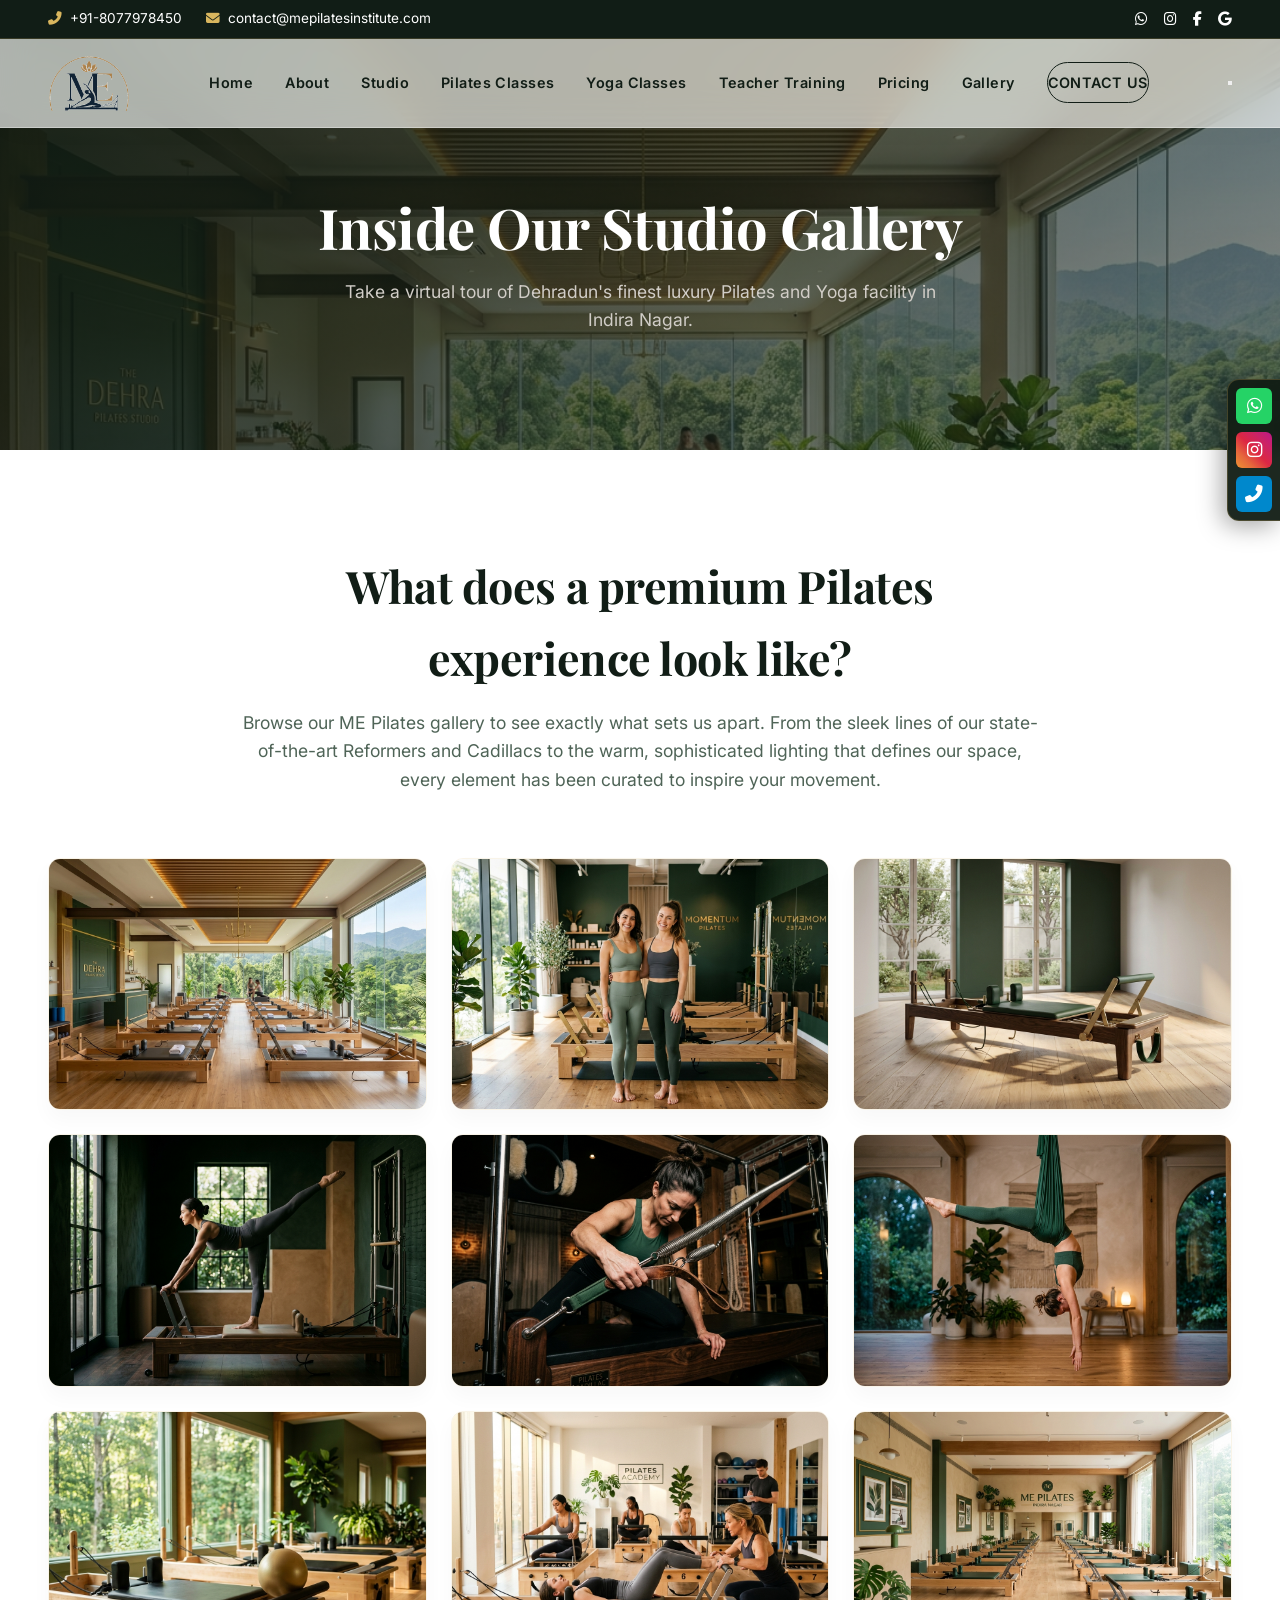
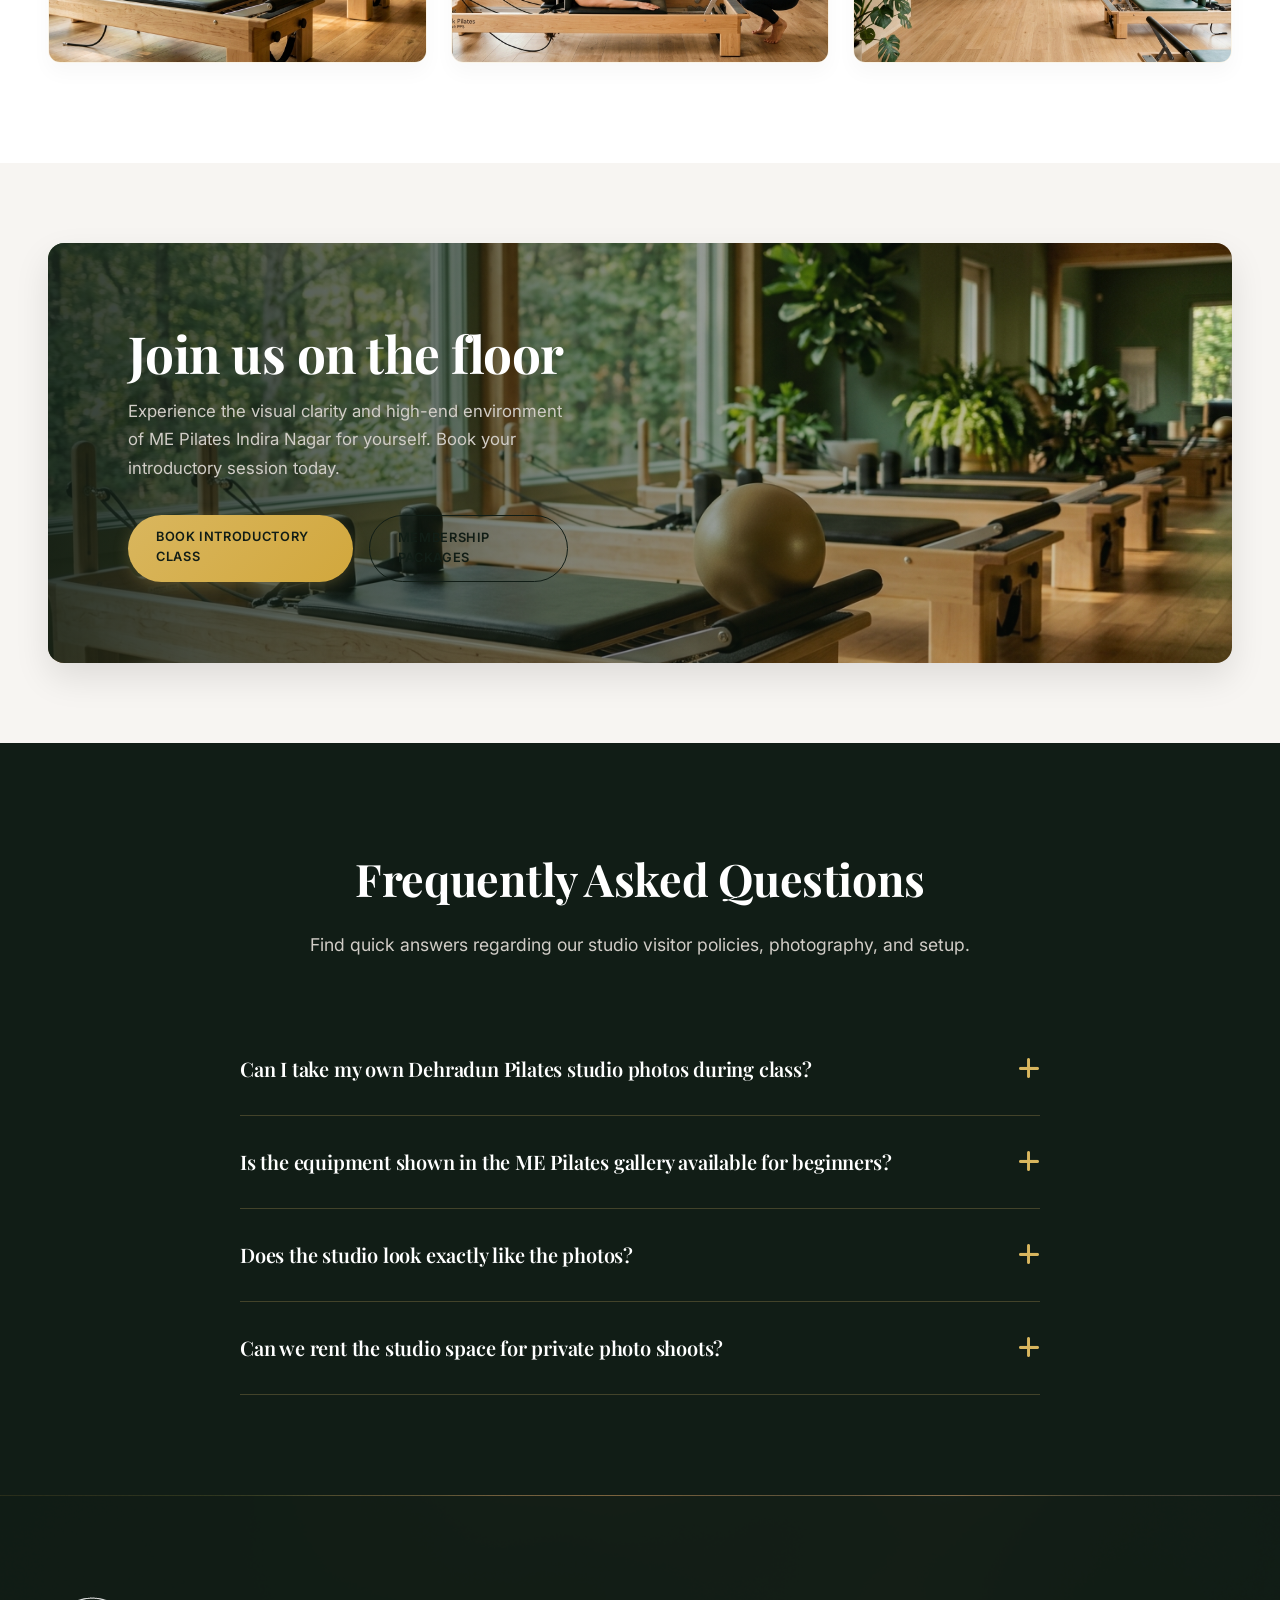
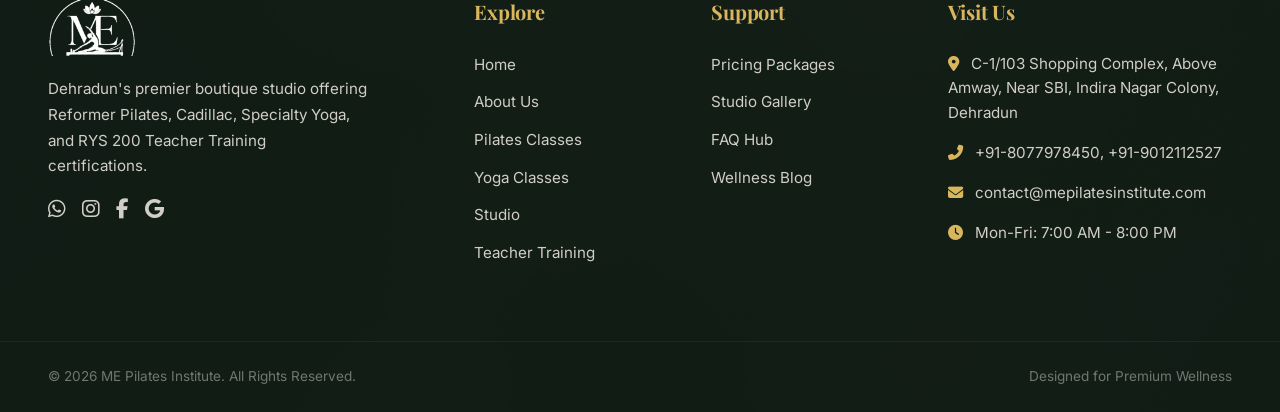
<file: gallery.html>
<!DOCTYPE html>
<html lang="en">
<head>
    <meta charset="UTF-8">
    <meta name="viewport" content="width=device-width, initial-scale=1.0">
    <title>Studio Gallery & Photos | ME Pilates Dehradun</title>
    <meta name="description" content="Take a visual tour of ME Pilates Institute. View our premium equipment, dynamic classes, and welcoming studio environment in Indira Nagar, Dehradun.">
    <link rel="icon" type="image/png" href="favicon.png">
    
    <script type="application/ld+json">
    {
      "@context": "https://schema.org",
      "@type": "WebPage",
      "@id": "https://mepilatesinstitute.com/gallery.html#webpage",
      "url": "https://mepilatesinstitute.com/gallery.html",
      "name": "Studio Gallery & Photos | ME Pilates Dehradun",
      "description": "Take a visual tour of ME Pilates Institute. View our premium equipment, dynamic classes, and welcoming studio environment in Indira Nagar, Dehradun.",
      "isPartOf": {
        "@id": "https://mepilatesinstitute.com/#website"
      },
      "breadcrumb": {
        "@id": "https://mepilatesinstitute.com/gallery.html#breadcrumb"
      }
    }
    </script>
    
    <link rel="stylesheet" href="css/style.css">
    <link rel="stylesheet" href="https://cdnjs.cloudflare.com/ajax/libs/font-awesome/6.4.0/css/all.min.css">
    <link href="https://fonts.googleapis.com/css2?family=Playfair+Display:ital,wght@0,400..900;1,400..900&family=Inter:wght@300;400;500;600;700&display=swap" rel="stylesheet">
    
    <style>
        /* Visual Masonry Grid Styles */
        .gallery-grid {
            display: grid;
            grid-template-columns: repeat(auto-fill, minmax(300px, 1fr));
            gap: 24px;
            margin-top: 40px;
        }
        .gallery-item {
            position: relative;
            border-radius: 12px;
            overflow: hidden;
            aspect-ratio: 3/2;
            border: 1px solid rgba(213, 178, 99, 0.15);
            box-shadow: 0 10px 20px rgba(0,0,0,0.03);
            transition: var(--transition-smooth);
        }
        .gallery-item img {
            width: 100%;
            height: 100%;
            object-fit: cover;
            transition: transform 0.8s cubic-bezier(0.25, 1, 0.5, 1);
        }
        .gallery-item:hover {
            transform: translateY(-8px);
            border-color: var(--color-gold);
            box-shadow: 0 15px 30px rgba(17, 29, 21, 0.15);
        }
        .gallery-item:hover img {
            transform: scale(1.08);
        }
        .gallery-overlay {
            position: absolute;
            inset: 0;
            background: linear-gradient(to top, rgba(17, 29, 21, 0.85) 0%, rgba(17, 29, 21, 0.1) 100%);
            display: flex;
            flex-direction: column;
            justify-content: flex-end;
            padding: 24px;
            opacity: 0;
            transition: opacity 0.4s ease;
        }
        .gallery-item:hover .gallery-overlay {
            opacity: 1;
        }
        .gallery-overlay h3 {
            color: var(--color-white);
            font-size: 1.25rem;
            margin-bottom: 4px;
        }
        .gallery-overlay p {
            color: var(--color-light-text);
            font-size: 0.85rem;
            font-family: var(--font-body);
        }
        @media (max-width: 768px) {
            .gallery-grid {
                grid-template-columns: repeat(auto-fill, minmax(280px, 1fr));
                gap: 16px;
            }
            .gallery-overlay {
                opacity: 1;
                background: linear-gradient(to top, rgba(17, 29, 21, 0.9) 0%, rgba(17, 29, 21, 0.3) 100%);
            }
        }
    </style>
</head>
<body>
    
    <!-- Premium Navigation Header -->
        <header class="site-header">
        <div class="site-top-bar">
            <div class="container top-bar-container">
                <div class="top-bar-contact">
                    <a href="tel:+918077978450"><i class="fas fa-phone-alt"></i> +91-8077978450</a>
                    <a href="mailto:contact@mepilatesinstitute.com"><i class="fas fa-envelope"></i> contact@mepilatesinstitute.com</a>
                </div>
                <div class="top-bar-socials">
                    <a href="https://wa.me/918077978450" target="_blank" title="WhatsApp"><i class="fab fa-whatsapp"></i></a>
                    <a href="https://www.instagram.com/mepilatesinstitute?igsh=MW95dHBjYW1nZ3gxcA==" target="_blank" title="Instagram"><i class="fab fa-instagram"></i></a>
                    <a href="https://www.facebook.com/share/19SUEZdyGA/" target="_blank" title="Facebook"><i class="fab fa-facebook-f"></i></a>
                    <a href="https://share.google/hC6mRgUnRWeRK9oWT" target="_blank" title="Google Business"><i class="fab fa-google"></i></a>
                </div>
            </div>
        </div>
        <div class="container nav-container">
            <a href="index.html" class="logo-wrapper">
                <img src="assets/images/logo.png" alt="ME Pilates Institute Logo" class="logo-image">
            </a>
            <nav class="site-nav">
                <ul class="nav-list">
                    <li><a href="index.html">Home</a></li>
                    <li><a href="about-us.html">About</a></li>
                    <li><a href="pilates-studio-dehradun.html">Studio</a></li>
                    <li><a href="pilates-classes-dehradun.html">Pilates Classes</a></li><li><a href="yoga-classes-dehradun.html">Yoga Classes</a></li>
                    <li><a href="pilates-teacher-training-dehradun.html">Teacher Training</a></li>
                    <li><a href="pricing.html">Pricing</a></li>
                    <li><a href="gallery.html" class="active">Gallery</a></li>
                    <li><a href="contact-us.html" class="btn btn-secondary">Contact Us</a></li>
                </ul>
            </nav>
            <button class="mobile-menu-toggle" aria-label="Toggle Navigation">
                <span class="hamburger-bar"></span>
                <span class="hamburger-bar"></span>
                <span class="hamburger-bar"></span>
            </button>
        </div>
    </header>

    <main class="main-content">
        
        <!-- Subpage Hero Section -->
        <section class="hero-section" style="background-image: url('assets/images/studio_hero.jpg'); min-height: 50vh; padding-top: 140px; padding-bottom: 60px;">
            <div class="container" style="position: relative; z-index: 2; text-align: center;">
                <h1 style="color: var(--color-white); font-size: 3.5rem; line-height: 1.1;">Inside Our <span>Studio Gallery</span></h1>
                <p style="color: var(--color-light-text); font-size: 1.1rem; max-width: 600px; margin: 20px auto 0 auto; font-family: var(--font-body);">Take a virtual tour of Dehradun's finest luxury Pilates and Yoga facility in Indira Nagar.</p>
            </div>
        </section>

        <!-- Intro Section (SS2 Split Style) -->
        <section class="section-padding" style="background-color: var(--color-white);">
            <div class="container">
                <div class="section-header" style="max-width: 800px; margin: 0 auto text-align: center;">
                    <h2>What does a premium Pilates experience look like?</h2>
                    <p style="margin-top: 16px;">Browse our ME Pilates gallery to see exactly what sets us apart. From the sleek lines of our state-of-the-art Reformers and Cadillacs to the warm, sophisticated lighting that defines our space, every element has been curated to inspire your movement.</p>
                </div>

                <!-- Masonry Gallery Grid -->
                <div class="gallery-grid">
                    <div class="gallery-item">
                        <img src="assets/images/studio_hero.jpg" alt="Architectural view of Dehradun foothills reformer studio">
                        <div class="gallery-overlay">
                            <h3>Studio Foothills View</h3>
                            <p>Our spacious, state-of-the-art Reformer studio facing the scenic Dehradun mountains.</p>
                        </div>
                    </div>
                    
                    <div class="gallery-item">
                        <img src="assets/images/about_founders.jpg" alt="Founders Palak Sharma and Arya Tyagi standing on the reformer floor">
                        <div class="gallery-overlay">
                            <h3>Meet the Founders</h3>
                            <p>Palak Sharma &amp; Arya Tyagi, 500-hour Yoga Alliance certified leaders inside the studio.</p>
                        </div>
                    </div>

                    <div class="gallery-item">
                        <img src="assets/images/hero_desktop.jpg" alt="Clean luxury wooden Reformer setup detail">
                        <div class="gallery-overlay">
                            <h3>Silent Luxury Reformer</h3>
                            <p>Custom wooden Reformer frames under soft natural light, built for absolute structural precision.</p>
                        </div>
                    </div>

                    <div class="gallery-item">
                        <img src="assets/images/reformer_pilates.jpg" alt="Client performing advanced Pilates Reformer core alignment extension">
                        <div class="gallery-overlay">
                            <h3>Advanced Extension</h3>
                            <p>Hands-on clinical biomechanical training focusing on core stability and posture muscle alignment.</p>
                        </div>
                    </div>

                    <div class="gallery-item">
                        <img src="assets/images/cadillac_pilates.jpg" alt="Close-up Cadillac spring suspension detailing">
                        <div class="gallery-overlay">
                            <h3>Cadillac Apparatus</h3>
                            <p>Spring-loaded suspensions and canopy straps isolating specific muscle groups.</p>
                        </div>
                    </div>

                    <div class="gallery-item">
                        <img src="assets/images/aerial_yoga.jpg" alt="Yogi practicing suspended inversions in silk hammocks">
                        <div class="gallery-overlay">
                            <h3>Aerial Silk Alignment</h3>
                            <p>Spinal decompression and suspension conditioning in our deep forest green silks.</p>
                        </div>
                    </div>

                    <div class="gallery-item">
                        <img src="assets/images/classes_hero.jpg" alt="Timber Reformer beds aligned with golden ball focus">
                        <div class="gallery-overlay">
                            <h3>Class Equipment Floor</h3>
                            <p>Sleek timber beds configured with plenty of space for focus and breathing room.</p>
                        </div>
                    </div>

                    <div class="gallery-item">
                        <img src="assets/images/training_hero.jpg" alt="Student teachers training on reformer floor guided by lead tutor">
                        <div class="gallery-overlay">
                            <h3>RYS 200 Teacher Training</h3>
                            <p>Future educators gaining practical alignment skills in our 200-Hour Certification.</p>
                        </div>
                    </div>

                    <div class="gallery-item">
                        <img src="assets/images/studio_space.jpg" alt="ME Pilates tranquil lounge and reception details">
                        <div class="gallery-overlay">
                            <h3>Tranquil Lounge Space</h3>
                            <p>Frosted glass partitions, natural greens, and warm sand finishes to ground your mind.</p>
                        </div>
                    </div>
                </div>
            </div>
        </section>

        <!-- Feature Banner (SS3 Style) -->
        <section class="container">
            <div class="promo-banner" style="background-image: url('assets/images/classes_hero.jpg');">
                <div class="promo-banner-content" style="max-width: 600px;">
                    <h2>Join us on the floor</h2>
                    <p>Experience the visual clarity and high-end environment of ME Pilates Indira Nagar for yourself. Book your introductory session today.</p>
                    <div class="promo-btn-container">
                        <a href="contact-us.html#enquiry" class="btn btn-primary">Book Introductory Class</a>
                        <a href="pricing.html" class="btn btn-secondary">Membership Packages</a>
                    </div>
                </div>
            </div>
        </section>

        <!-- FAQ Section -->
        <section class="section-padding section-dark">
            <div class="container">
                <div class="section-header">
                    <h2>Frequently Asked Questions</h2>
                    <p>Find quick answers regarding our studio visitor policies, photography, and setup.</p>
                </div>
                
                <div class="faq-accordion">
                    <div class="faq-item">
                        <button class="faq-trigger">
                            <h3>Can I take my own Dehradun Pilates studio photos during class?</h3>
                            <span class="faq-icon"><i class="fas fa-plus"></i></span>
                        </button>
                        <div class="faq-content">
                            <p>To maintain the privacy and focus of all our clients, we kindly ask that you refrain from taking photos or videos during group classes. You are welcome to take photos in the reception area or before/after your session, provided no other clients are in the frame.</p>
                        </div>
                    </div>
                    
                    <div class="faq-item">
                        <button class="faq-trigger">
                            <h3>Is the equipment shown in the ME Pilates gallery available for beginners?</h3>
                            <span class="faq-icon"><i class="fas fa-plus"></i></span>
                        </button>
                        <div class="faq-content">
                            <p>Absolutely. All the apparatus featured in our gallery, including the imposing Cadillac, is highly adjustable and is actually used to assist beginners in finding the correct form safely.</p>
                        </div>
                    </div>
                    
                    <div class="faq-item">
                        <button class="faq-trigger">
                            <h3>Does the studio look exactly like the photos?</h3>
                            <span class="faq-icon"><i class="fas fa-plus"></i></span>
                        </button>
                        <div class="faq-content">
                            <p>Yes, our gallery accurately reflects our immaculate, premium studio space in Indira Nagar. We maintain exceptional standards of cleanliness and aesthetic order at all times.</p>
                        </div>
                    </div>
                    
                    <div class="faq-item">
                        <button class="faq-trigger">
                            <h3>Can we rent the studio space for private photo shoots?</h3>
                            <span class="faq-icon"><i class="fas fa-plus"></i></span>
                        </button>
                        <div class="faq-content">
                            <p>The studio is occasionally available for wellness-related commercial shoots outside of our regular class hours. Please contact management directly with your proposal and requirements.</p>
                        </div>
                    </div>
                </div>
            </div>
        </section>

    </main>

    <!-- Footer -->
    <footer class="site-footer">
        <div class="container footer-container">
            <div class="footer-brand">
                <img src="assets/images/logo.png" alt="ME Pilates Institute Logo" class="footer-logo" style="height: 60px; width: auto; margin-bottom: 20px; filter: brightness(0) invert(1);">
                <p>Dehradun's premier boutique studio offering Reformer Pilates, Cadillac, Specialty Yoga, and RYS 200 Teacher Training certifications.</p>
                <div class="footer-socials">
                    <a href="https://wa.me/918077978450" target="_blank" title="WhatsApp"><i class="fab fa-whatsapp"></i></a>
                    <a href="https://www.instagram.com/mepilatesinstitute?igsh=MW95dHBjYW1nZ3gxcA==" target="_blank" title="Instagram"><i class="fab fa-instagram"></i></a>
                    <a href="https://www.facebook.com/share/19SUEZdyGA/" target="_blank" title="Facebook"><i class="fab fa-facebook-f"></i></a>
                    <a href="https://share.google/hC6mRgUnRWeRK9oWT" target="_blank" title="Google Business"><i class="fab fa-google"></i></a>
                </div>
            </div>
            
            <div class="footer-links">
                <h4>Explore</h4>
                <ul>
                    <li><a href="index.html">Home</a></li>
                    <li><a href="about-us.html">About Us</a></li>
                    <li><a href="pilates-classes-dehradun.html">Pilates Classes</a></li><li><a href="yoga-classes-dehradun.html">Yoga Classes</a></li>
                    <li><a href="pilates-studio-dehradun.html">Studio</a></li>
                    <li><a href="pilates-teacher-training-dehradun.html">Teacher Training</a></li>
                </ul>
            </div>

            <div class="footer-links">
                <h4>Support</h4>
                <ul>
                    <li><a href="pricing.html">Pricing Packages</a></li>
                    <li><a href="gallery.html">Studio Gallery</a></li>
                    <li><a href="faq.html">FAQ Hub</a></li>
                    <li><a href="blog.html">Wellness Blog</a></li>
                </ul>
            </div>
            
            <div class="footer-contact">
                <h4>Visit Us</h4>
                <p><i class="fas fa-map-marker-alt" style="color: var(--color-gold); margin-right: 8px;"></i> C-1/103 Shopping Complex, Above Amway, Near SBI, Indira Nagar Colony, Dehradun</p>
                <p><i class="fas fa-phone-alt" style="color: var(--color-gold); margin-right: 8px;"></i> +91-8077978450, +91-9012112527</p>
                <p><i class="fas fa-envelope" style="color: var(--color-gold); margin-right: 8px;"></i> contact@mepilatesinstitute.com</p>
                <p><i class="fas fa-clock" style="color: var(--color-gold); margin-right: 8px;"></i> Mon-Fri: 7:00 AM - 8:00 PM</p>
            </div>
        </div>
        
        <div class="container footer-bottom">
            <p>&copy; 2026 ME Pilates Institute. All Rights Reserved.</p>
            <p>Designed for Premium Wellness</p>
        </div>
    </footer>

    <!-- Floating Contact Sidebar -->
    <div class="floating-contact-bar">
        <a href="https://wa.me/918077978450" target="_blank" class="contact-btn whatsapp" title="Chat on WhatsApp">
            <i class="fab fa-whatsapp"></i>
        </a>
        <a href="https://www.instagram.com/mepilatesinstitute?igsh=MW95dHBjYW1nZ3gxcA==" target="_blank" class="contact-btn instagram" title="Follow on Instagram">
            <i class="fab fa-instagram"></i>
        </a>
        <a href="tel:+918077978450" class="contact-btn phone" title="Call Us">
            <i class="fas fa-phone-alt"></i>
        </a>
    </div>

    <script src="js/main.js"></script>
</body>
</html>
</file>
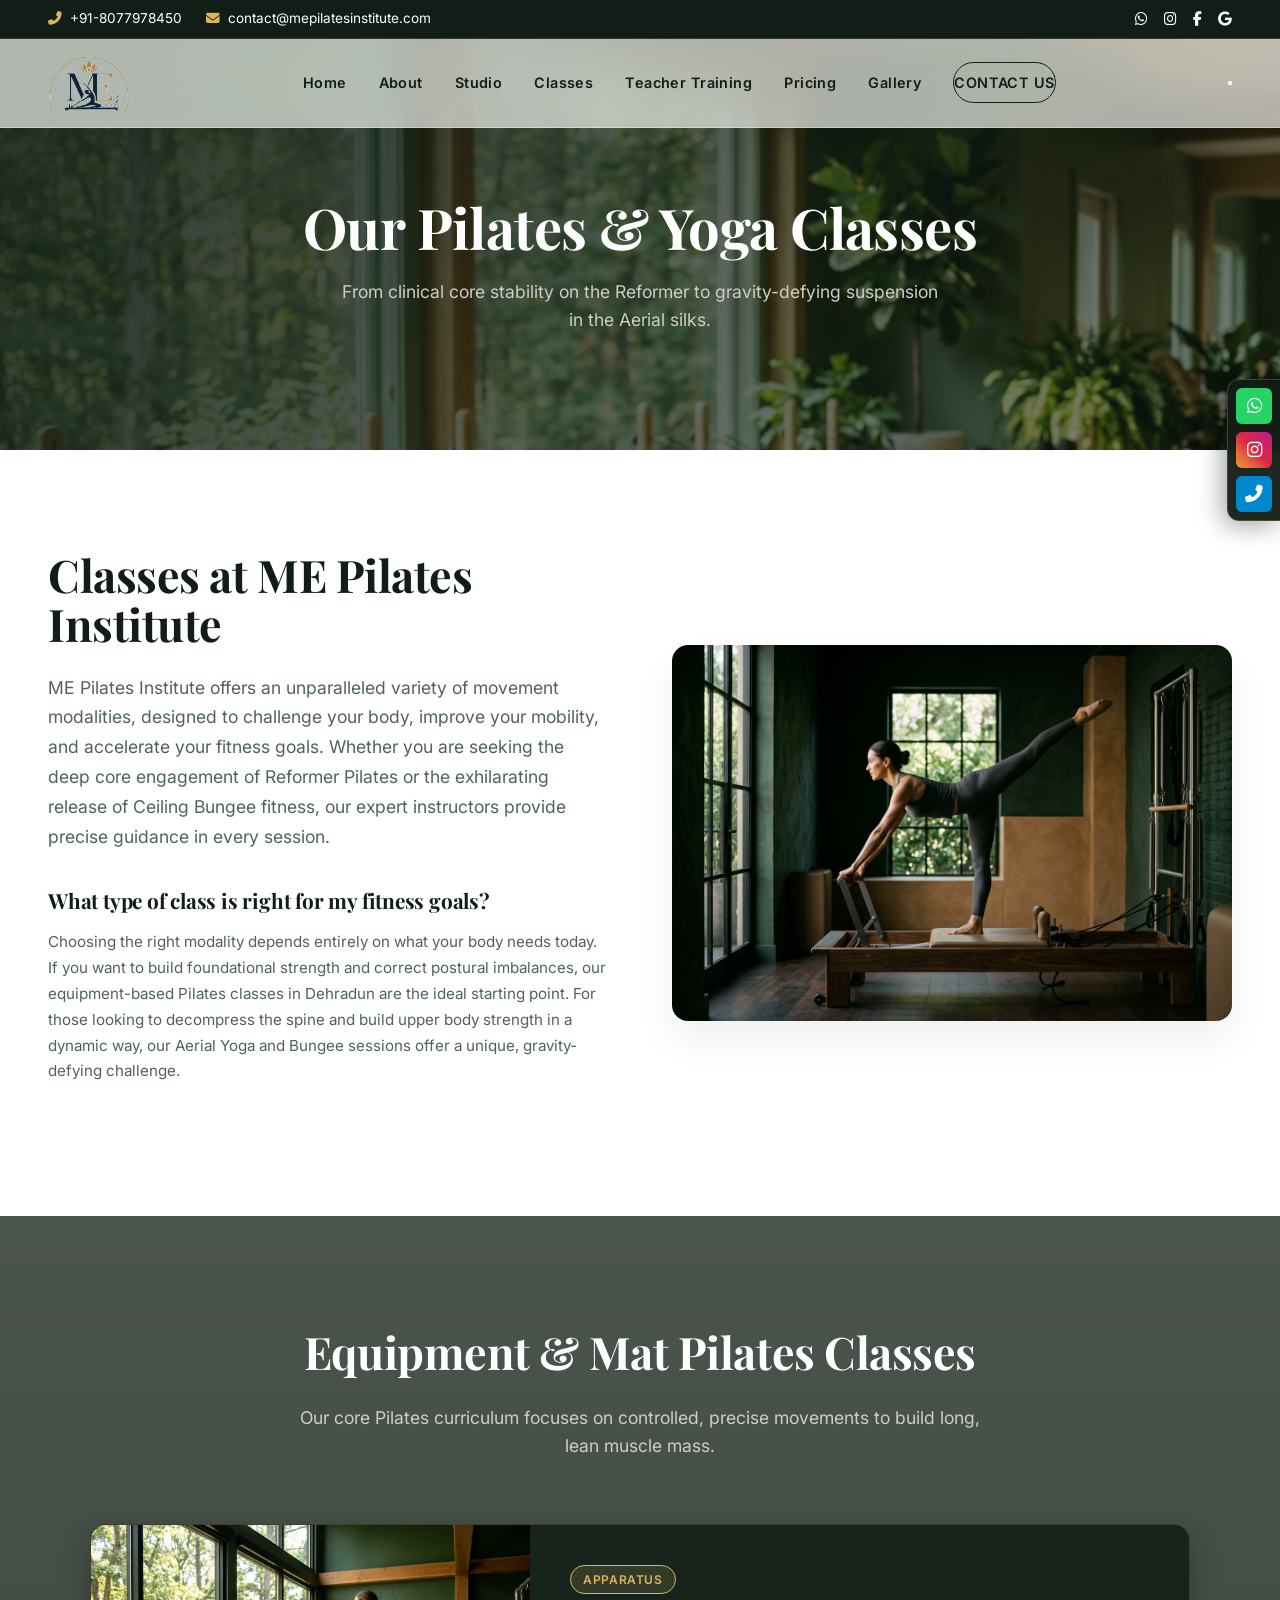
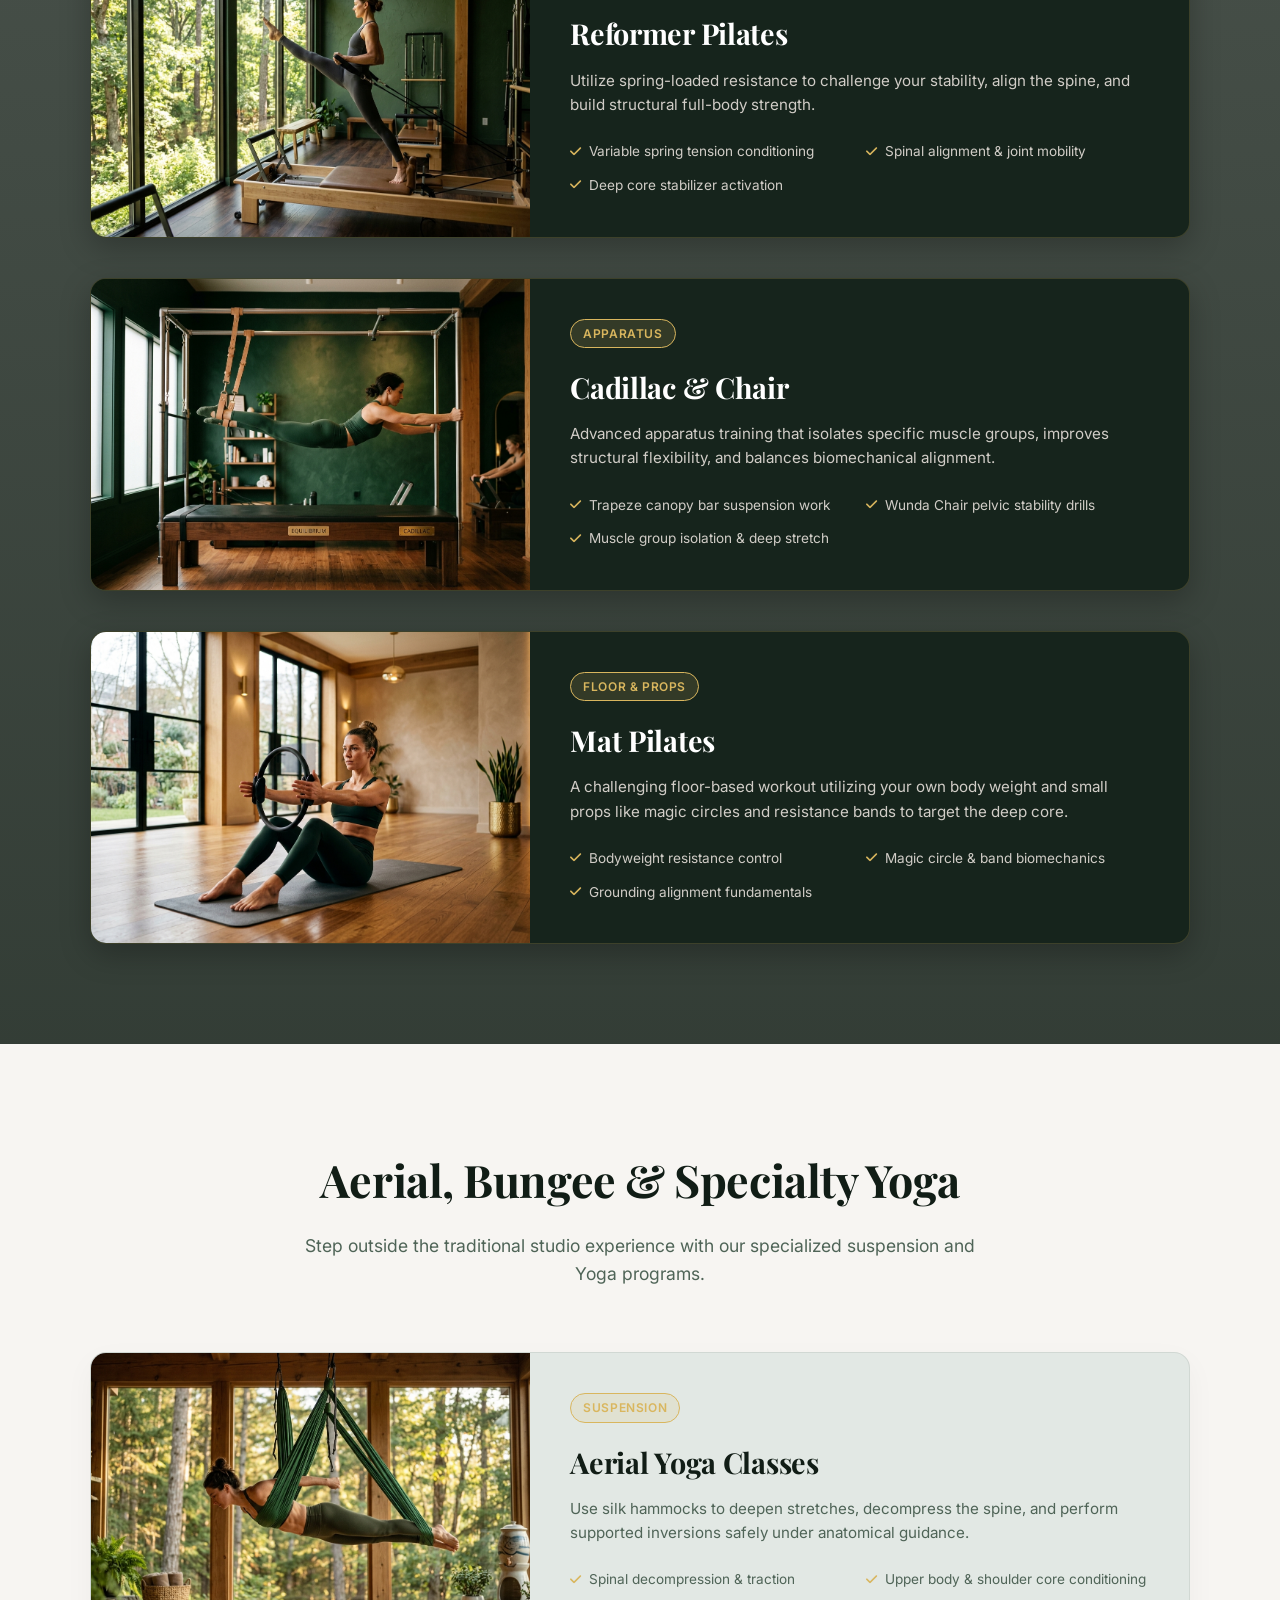
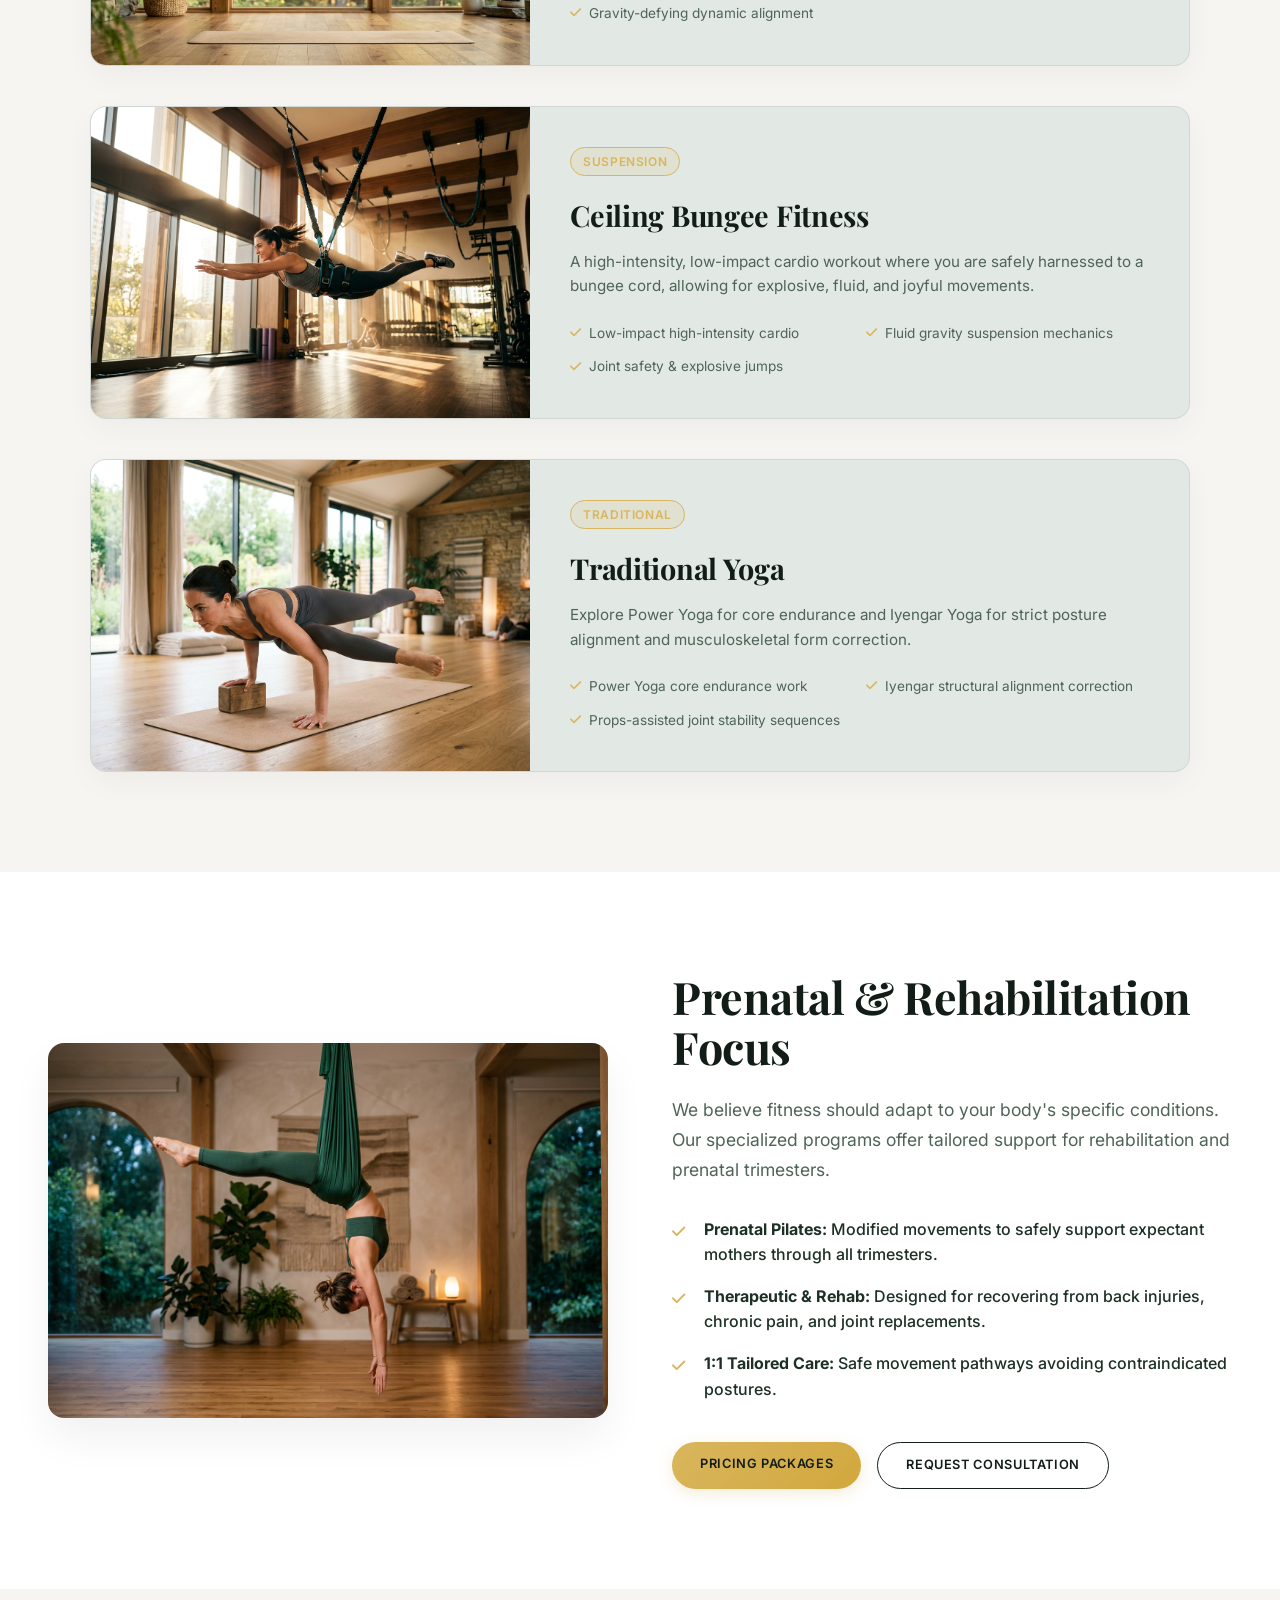
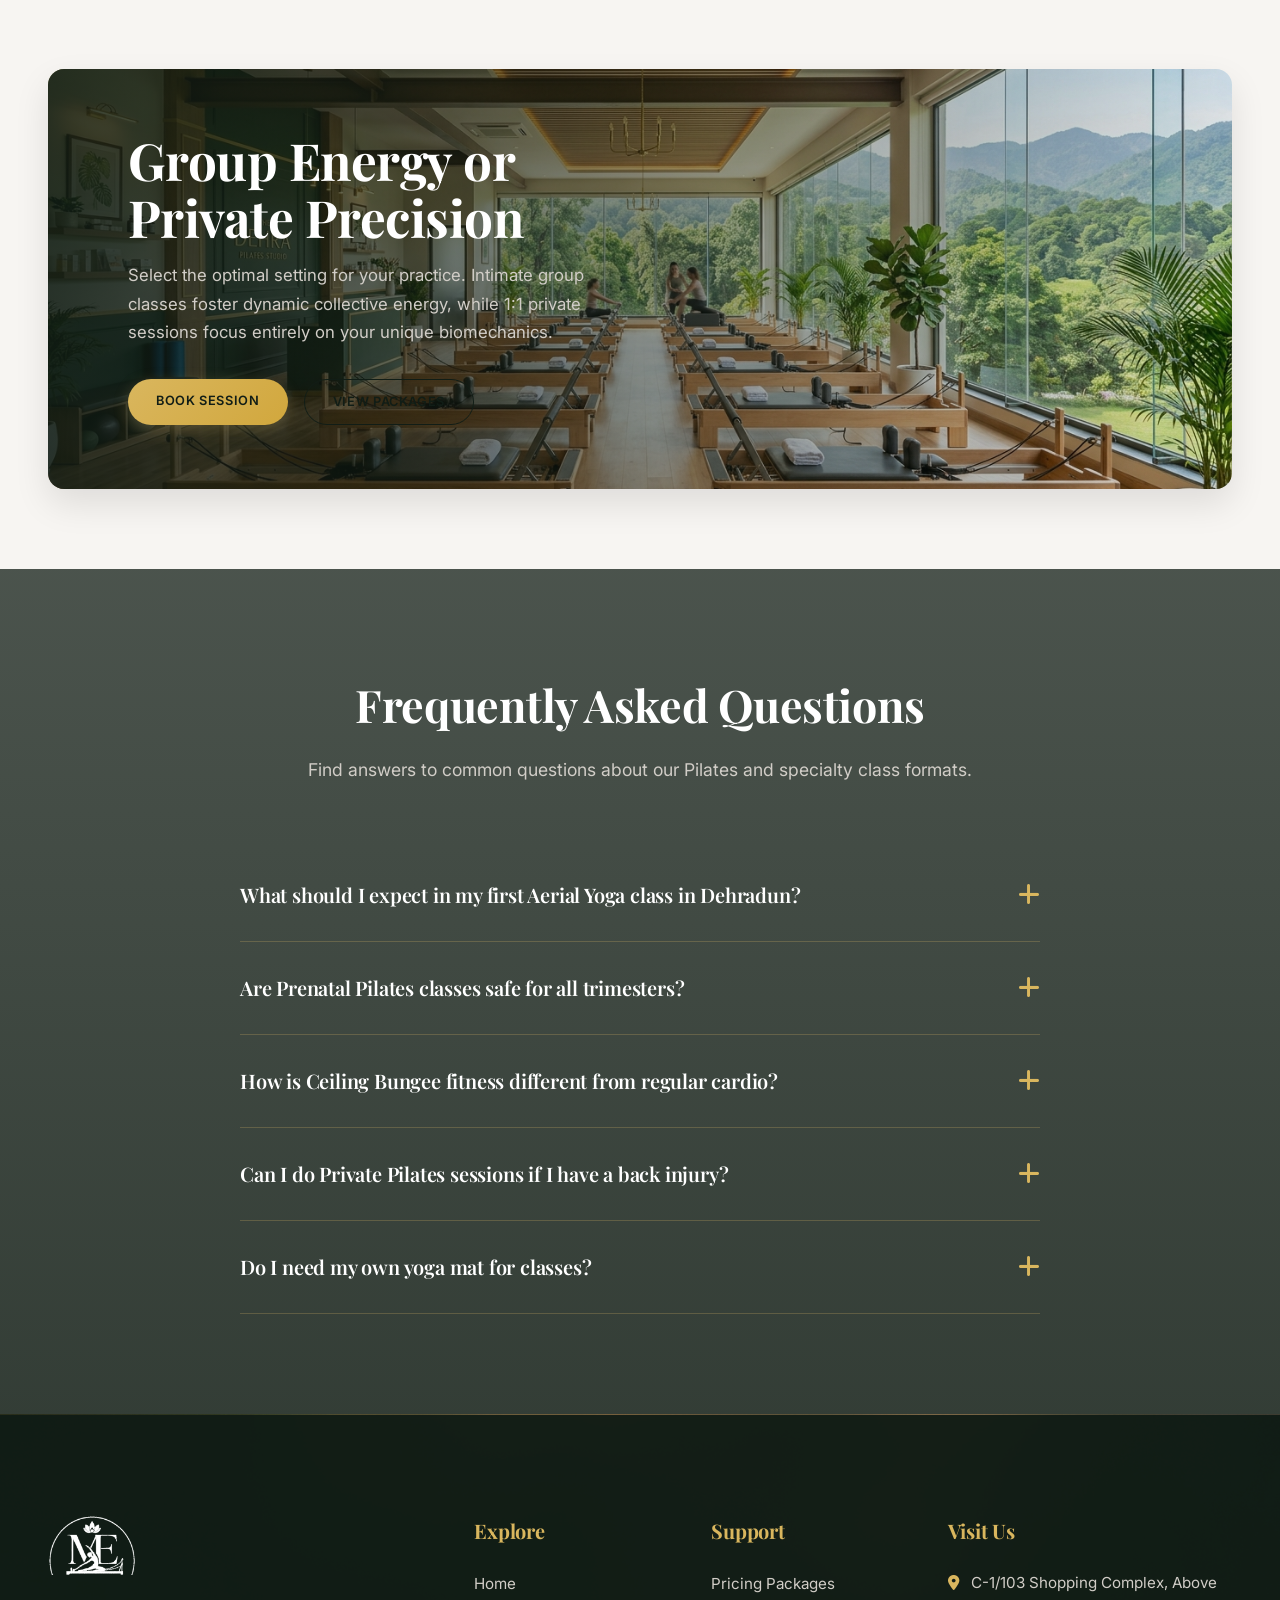
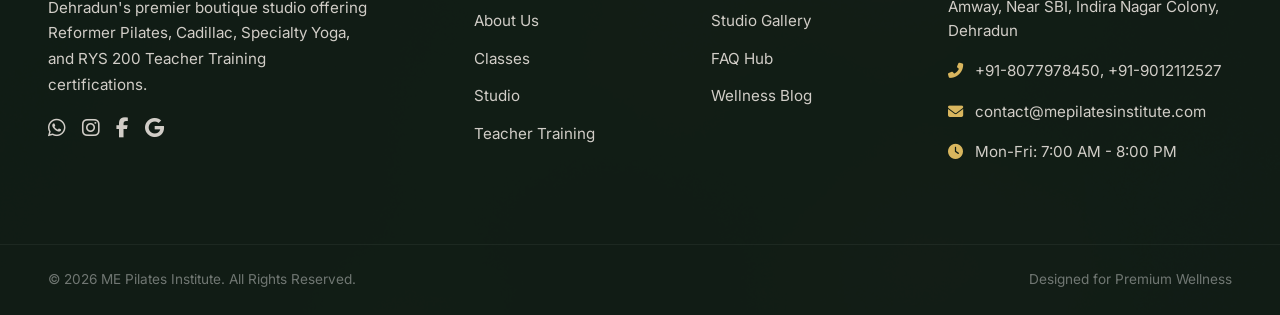
<file: pilates-classes-dehradun.html>
<!DOCTYPE html>
<html lang="en">
<head>
    <meta charset="UTF-8">
    <meta name="viewport" content="width=device-width, initial-scale=1.0">
    <title>Pilates & Aerial Yoga Classes Dehradun | Group & Private</title>
    <meta name="description" content="Explore our diverse range of classes at ME Pilates. From Reformer and Mat Pilates to Aerial Yoga, Bungee, and Rehab sessions. Find the perfect fit for you.">
    <link rel="icon" type="image/png" href="favicon.png">
    
    <script type="application/ld+json">
    {
      "@context": "https://schema.org",
      "@type": "WebPage",
      "@id": "https://mepilatesinstitute.com/pilates-classes-dehradun.html#webpage",
      "url": "https://mepilatesinstitute.com/pilates-classes-dehradun.html",
      "name": "Pilates & Aerial Yoga Classes Dehradun | Group & Private",
      "description": "Explore our diverse range of classes at ME Pilates. From Reformer and Mat Pilates to Aerial Yoga, Bungee, and Rehab sessions. Find the perfect fit for you.",
      "isPartOf": {
        "@id": "https://mepilatesinstitute.com/#website"
      },
      "breadcrumb": {
        "@id": "https://mepilatesinstitute.com/pilates-classes-dehradun.html#breadcrumb"
      }
    }
    </script>
    
    <link rel="stylesheet" href="css/style.css">
    <link rel="stylesheet" href="https://cdnjs.cloudflare.com/ajax/libs/font-awesome/6.4.0/css/all.min.css">
    <link href="https://fonts.googleapis.com/css2?family=Playfair+Display:ital,wght@0,400..900;1,400..900&family=Inter:wght@300;400;500;600;700&display=swap" rel="stylesheet">
</head>
<body>
    
    <!-- Premium Navigation Header -->
        <header class="site-header">
        <div class="site-top-bar">
            <div class="container top-bar-container">
                <div class="top-bar-contact">
                    <a href="tel:+918077978450"><i class="fas fa-phone-alt"></i> +91-8077978450</a>
                    <a href="mailto:contact@mepilatesinstitute.com"><i class="fas fa-envelope"></i> contact@mepilatesinstitute.com</a>
                </div>
                <div class="top-bar-socials">
                    <a href="https://wa.me/918077978450" target="_blank" title="WhatsApp"><i class="fab fa-whatsapp"></i></a>
                    <a href="https://www.instagram.com/mepilatesinstitute?igsh=MW95dHBjYW1nZ3gxcA==" target="_blank" title="Instagram"><i class="fab fa-instagram"></i></a>
                    <a href="https://www.facebook.com/share/19SUEZdyGA/" target="_blank" title="Facebook"><i class="fab fa-facebook-f"></i></a>
                    <a href="https://share.google/hC6mRgUnRWeRK9oWT" target="_blank" title="Google Business"><i class="fab fa-google"></i></a>
                </div>
            </div>
        </div>
        <div class="container nav-container">
            <a href="index.html" class="logo-wrapper">
                <img src="assets/images/logo.png" alt="ME Pilates Institute Logo" class="logo-image">
            </a>
            <nav class="site-nav">
                <ul class="nav-list">
                    <li><a href="index.html">Home</a></li>
                    <li><a href="about-us.html">About</a></li>
                    <li><a href="pilates-studio-dehradun.html">Studio</a></li>
                    <li><a href="pilates-classes-dehradun.html" class="active">Classes</a></li>
                    <li><a href="pilates-teacher-training-dehradun.html">Teacher Training</a></li>
                    <li><a href="pricing.html">Pricing</a></li>
                    <li><a href="gallery.html">Gallery</a></li>
                    <li><a href="contact-us.html" class="btn btn-secondary">Contact Us</a></li>
                </ul>
            </nav>
            <button class="mobile-menu-toggle" aria-label="Toggle Navigation">
                <span class="hamburger-bar"></span>
                <span class="hamburger-bar"></span>
                <span class="hamburger-bar"></span>
            </button>
        </div>
    </header>

    <main class="main-content">
        
        <!-- Subpage Hero Section -->
        <section class="hero-section" style="background-image: url('assets/images/classes_hero.jpg'); min-height: 50vh; padding-top: 140px; padding-bottom: 60px;">
            <div class="container" style="position: relative; z-index: 2; text-align: center;">
                <h1 style="color: var(--color-white); font-size: 3.5rem; line-height: 1.1;">Our Pilates &amp; <span>Yoga Classes</span></h1>
                <p style="color: var(--color-light-text); font-size: 1.1rem; max-width: 600px; margin: 20px auto 0 auto; font-family: var(--font-body);">From clinical core stability on the Reformer to gravity-defying suspension in the Aerial silks.</p>
            </div>
        </section>

        <!-- Intro / Goal Selection Section -->
        <section class="section-padding" style="background-color: var(--color-white);">
            <div class="container feature-split-layout">
                <div class="split-text-container">
                    <h2>Classes at ME Pilates Institute</h2>
                    <p>ME Pilates Institute offers an unparalleled variety of movement modalities, designed to challenge your body, improve your mobility, and accelerate your fitness goals. Whether you are seeking the deep core engagement of Reformer Pilates or the exhilarating release of Ceiling Bungee fitness, our expert instructors provide precise guidance in every session.</p>
                    
                    <div style="margin-top: 24px;">
                        <h3 style="margin-bottom: 12px; font-size: 1.3rem;">What type of class is right for my fitness goals?</h3>
                        <p style="font-size: 0.95rem; color: var(--color-green-light);">Choosing the right modality depends entirely on what your body needs today. If you want to build foundational strength and correct postural imbalances, our equipment-based Pilates classes in Dehradun are the ideal starting point. For those looking to decompress the spine and build upper body strength in a dynamic way, our Aerial Yoga and Bungee sessions offer a unique, gravity-defying challenge.</p>
                    </div>
                </div>
                <div class="split-image-container">
                    <img src="assets/images/reformer_pilates.jpg" alt="Woman performing Pilates Reformer extension class">
                </div>
            </div>
        </section>

        <!-- Core Classes Grid (SS2 Style) -->
        <section class="section-padding section-dark section-dark-bg" style="background-image: url('assets/images/classes_hero.jpg');">
            <div class="container">
                <div class="section-header">
                    <h2>Equipment &amp; Mat Pilates Classes</h2>
                    <p>Our core Pilates curriculum focuses on controlled, precise movements to build long, lean muscle mass.</p>
                </div>
                
                <div class="curriculum-list">
                    <!-- Card 1 -->
                    <div class="horizontal-card">
                        <div class="horizontal-card-image">
                            <img src="assets/images/classes_reformer.jpg" alt="Reformer Pilates Class">
                        </div>
                        <div class="horizontal-card-content">
                            <div class="level-badge">Apparatus</div>
                            <h3>Reformer Pilates</h3>
                            <p>Utilize spring-loaded resistance to challenge your stability, align the spine, and build structural full-body strength.</p>
                            <ul class="curriculum-bullets">
                                <li><i class="fas fa-check"></i> Variable spring tension conditioning</li>
                                <li><i class="fas fa-check"></i> Spinal alignment &amp; joint mobility</li>
                                <li><i class="fas fa-check"></i> Deep core stabilizer activation</li>
                            </ul>
                        </div>
                    </div>
                    
                    <!-- Card 2 -->
                    <div class="horizontal-card">
                        <div class="horizontal-card-image">
                            <img src="assets/images/classes_cadillac.jpg" alt="Cadillac &amp; Chair Class">
                        </div>
                        <div class="horizontal-card-content">
                            <div class="level-badge">Apparatus</div>
                            <h3>Cadillac &amp; Chair</h3>
                            <p>Advanced apparatus training that isolates specific muscle groups, improves structural flexibility, and balances biomechanical alignment.</p>
                            <ul class="curriculum-bullets">
                                <li><i class="fas fa-check"></i> Trapeze canopy bar suspension work</li>
                                <li><i class="fas fa-check"></i> Wunda Chair pelvic stability drills</li>
                                <li><i class="fas fa-check"></i> Muscle group isolation &amp; deep stretch</li>
                            </ul>
                        </div>
                    </div>
                    
                    <!-- Card 3 -->
                    <div class="horizontal-card">
                        <div class="horizontal-card-image">
                            <img src="assets/images/classes_mat.jpg" alt="Mat Pilates Class">
                        </div>
                        <div class="horizontal-card-content">
                            <div class="level-badge">Floor &amp; Props</div>
                            <h3>Mat Pilates</h3>
                            <p>A challenging floor-based workout utilizing your own body weight and small props like magic circles and resistance bands to target the deep core.</p>
                            <ul class="curriculum-bullets">
                                <li><i class="fas fa-check"></i> Bodyweight resistance control</li>
                                <li><i class="fas fa-check"></i> Magic circle &amp; band biomechanics</li>
                                <li><i class="fas fa-check"></i> Grounding alignment fundamentals</li>
                            </ul>
                        </div>
                    </div>
                </div>
            </div>
        </section>

        <!-- Specialty Classes Section (SS1 Carousel Style or Grid) -->
        <section class="section-padding" style="background-color: var(--color-sand-bg);">
            <div class="container">
                <div class="section-header">
                    <h2>Aerial, Bungee &amp; Specialty Yoga</h2>
                    <p>Step outside the traditional studio experience with our specialized suspension and Yoga programs.</p>
                </div>
                
                <div class="curriculum-list">
                    <!-- Card 1 -->
                    <div class="horizontal-card">
                        <div class="horizontal-card-image">
                            <img src="assets/images/classes_aerial.jpg" alt="Aerial Yoga Class">
                        </div>
                        <div class="horizontal-card-content">
                            <div class="level-badge">Suspension</div>
                            <h3>Aerial Yoga Classes</h3>
                            <p>Use silk hammocks to deepen stretches, decompress the spine, and perform supported inversions safely under anatomical guidance.</p>
                            <ul class="curriculum-bullets">
                                <li><i class="fas fa-check"></i> Spinal decompression &amp; traction</li>
                                <li><i class="fas fa-check"></i> Upper body &amp; shoulder core conditioning</li>
                                <li><i class="fas fa-check"></i> Gravity-defying dynamic alignment</li>
                            </ul>
                        </div>
                    </div>
                    
                    <!-- Card 2 -->
                    <div class="horizontal-card">
                        <div class="horizontal-card-image">
                            <img src="assets/images/classes_bungee.jpg" alt="Ceiling Bungee Fitness Class">
                        </div>
                        <div class="horizontal-card-content">
                            <div class="level-badge">Suspension</div>
                            <h3>Ceiling Bungee Fitness</h3>
                            <p>A high-intensity, low-impact cardio workout where you are safely harnessed to a bungee cord, allowing for explosive, fluid, and joyful movements.</p>
                            <ul class="curriculum-bullets">
                                <li><i class="fas fa-check"></i> Low-impact high-intensity cardio</li>
                                <li><i class="fas fa-check"></i> Fluid gravity suspension mechanics</li>
                                <li><i class="fas fa-check"></i> Joint safety &amp; explosive jumps</li>
                            </ul>
                        </div>
                    </div>
                    
                    <!-- Card 3 -->
                    <div class="horizontal-card">
                        <div class="horizontal-card-image">
                            <img src="assets/images/classes_traditional_yoga.jpg" alt="Traditional Yoga Class">
                        </div>
                        <div class="horizontal-card-content">
                            <div class="level-badge">Traditional</div>
                            <h3>Traditional Yoga</h3>
                            <p>Explore Power Yoga for core endurance and Iyengar Yoga for strict posture alignment and musculoskeletal form correction.</p>
                            <ul class="curriculum-bullets">
                                <li><i class="fas fa-check"></i> Power Yoga core endurance work</li>
                                <li><i class="fas fa-check"></i> Iyengar structural alignment correction</li>
                                <li><i class="fas fa-check"></i> Props-assisted joint stability sequences</li>
                            </ul>
                        </div>
                    </div>
                </div>
            </div>
        </section>

        <!-- Rehab & Prenatal Split Highlight -->
        <section class="section-padding" style="background-color: var(--color-white);">
            <div class="container feature-split-layout">
                <div class="split-image-container">
                    <img src="assets/images/aerial_yoga.jpg" alt="Aerial Yoga class alignment">
                </div>
                <div class="split-text-container">
                    <h2>Prenatal &amp; Rehabilitation Focus</h2>
                    <p>We believe fitness should adapt to your body's specific conditions. Our specialized programs offer tailored support for rehabilitation and prenatal trimesters.</p>
                    
                    <ul class="highlight-list">
                        <li><strong>Prenatal Pilates:</strong> Modified movements to safely support expectant mothers through all trimesters.</li>
                        <li><strong>Therapeutic &amp; Rehab:</strong> Designed for recovering from back injuries, chronic pain, and joint replacements.</li>
                        <li><strong>1:1 Tailored Care:</strong> Safe movement pathways avoiding contraindicated postures.</li>
                    </ul>
                    
                    <div class="btn-group" style="margin-top: 32px;">
                        <a href="pricing.html" class="btn btn-primary">Pricing Packages</a>
                        <a href="contact-us.html" class="btn btn-secondary">Request Consultation</a>
                    </div>
                </div>
            </div>
        </section>

        <!-- Promo Banner (SS3 Style) -->
        <section class="container">
            <div class="promo-banner" style="background-image: url('assets/images/studio_hero.jpg');">
                <div class="promo-banner-content">
                    <h2>Group Energy or <br>Private Precision</h2>
                    <p>Select the optimal setting for your practice. Intimate group classes foster dynamic collective energy, while 1:1 private sessions focus entirely on your unique biomechanics.</p>
                    <div class="promo-btn-container">
                        <a href="#enquiry" class="btn btn-primary">Book Session</a>
                        <a href="pricing.html" class="btn btn-secondary">View packages</a>
                    </div>
                </div>
            </div>
        </section>

        <!-- FAQ Section -->
        <section class="section-padding section-dark section-dark-bg" style="background-image: url('assets/images/footer_bg.jpg');">
            <div class="container">
                <div class="section-header">
                    <h2>Frequently Asked Questions</h2>
                    <p>Find answers to common questions about our Pilates and specialty class formats.</p>
                </div>
                
                <div class="faq-accordion">
                    <div class="faq-item">
                        <button class="faq-trigger">
                            <h3>What should I expect in my first Aerial Yoga class in Dehradun?</h3>
                            <span class="faq-icon"><i class="fas fa-plus"></i></span>
                        </button>
                        <div class="faq-content">
                            <p>Expect to be challenged in a fun, supportive environment. You will learn how to trust the hammock and engage your core for stability. Wear a shirt with sleeves to prevent friction from the silks.</p>
                        </div>
                    </div>
                    
                    <div class="faq-item">
                        <button class="faq-trigger">
                            <h3>Are Prenatal Pilates classes safe for all trimesters?</h3>
                            <span class="faq-icon"><i class="fas fa-plus"></i></span>
                        </button>
                        <div class="faq-content">
                            <p>Yes, our Prenatal Pilates classes are strictly modified to accommodate the physical changes of each trimester. However, you must provide medical clearance from your doctor before beginning any exercise program during pregnancy.</p>
                        </div>
                    </div>
                    
                    <div class="faq-item">
                        <button class="faq-trigger">
                            <h3>How is Ceiling Bungee fitness different from regular cardio?</h3>
                            <span class="faq-icon"><i class="fas fa-plus"></i></span>
                        </button>
                        <div class="faq-content">
                            <p>Ceiling Bungee fitness provides a massive cardiovascular challenge while remaining extremely low-impact on your joints. The harness and bungee cord absorb the shock, allowing you to perform explosive jumps and dives safely.</p>
                        </div>
                    </div>
                    
                    <div class="faq-item">
                        <button class="faq-trigger">
                            <h3>Can I do Private Pilates sessions if I have a back injury?</h3>
                            <span class="faq-icon"><i class="fas fa-plus"></i></span>
                        </button>
                        <div class="faq-content">
                            <p>Absolutely. Private sessions are the most effective way to manage and rehabilitate injuries. Our instructors will design a specific protocol focusing on spinal stabilization and core strengthening, avoiding any contraindicated movements.</p>
                        </div>
                    </div>
                    
                    <div class="faq-item">
                        <button class="faq-trigger">
                            <h3>Do I need my own yoga mat for classes?</h3>
                            <span class="faq-icon"><i class="fas fa-plus"></i></span>
                        </button>
                        <div class="faq-content">
                            <p>We provide premium, sanitized mats and all necessary equipment for every class. However, you are always welcome to bring your own mat if you prefer.</p>
                        </div>
                    </div>
                </div>
            </div>
        </section>

    </main>

    <!-- Footer -->
    <footer class="site-footer">
        <div class="container footer-container">
            <div class="footer-brand">
                <img src="assets/images/logo.png" alt="ME Pilates Institute Logo" class="footer-logo" style="height: 60px; width: auto; margin-bottom: 20px; filter: brightness(0) invert(1);">
                <p>Dehradun's premier boutique studio offering Reformer Pilates, Cadillac, Specialty Yoga, and RYS 200 Teacher Training certifications.</p>
                <div class="footer-socials">
                    <a href="https://wa.me/918077978450" target="_blank" title="WhatsApp"><i class="fab fa-whatsapp"></i></a>
                    <a href="https://www.instagram.com/mepilatesinstitute?igsh=MW95dHBjYW1nZ3gxcA==" target="_blank" title="Instagram"><i class="fab fa-instagram"></i></a>
                    <a href="https://www.facebook.com/share/19SUEZdyGA/" target="_blank" title="Facebook"><i class="fab fa-facebook-f"></i></a>
                    <a href="https://share.google/hC6mRgUnRWeRK9oWT" target="_blank" title="Google Business"><i class="fab fa-google"></i></a>
                </div>
            </div>
            
            <div class="footer-links">
                <h4>Explore</h4>
                <ul>
                    <li><a href="index.html">Home</a></li>
                    <li><a href="about-us.html">About Us</a></li>
                    <li><a href="pilates-classes-dehradun.html">Classes</a></li>
                    <li><a href="pilates-studio-dehradun.html">Studio</a></li>
                    <li><a href="pilates-teacher-training-dehradun.html">Teacher Training</a></li>
                </ul>
            </div>

            <div class="footer-links">
                <h4>Support</h4>
                <ul>
                    <li><a href="pricing.html">Pricing Packages</a></li>
                    <li><a href="gallery.html">Studio Gallery</a></li>
                    <li><a href="faq.html">FAQ Hub</a></li>
                    <li><a href="blog.html">Wellness Blog</a></li>
                </ul>
            </div>
            
            <div class="footer-contact">
                <h4>Visit Us</h4>
                <p><i class="fas fa-map-marker-alt" style="color: var(--color-gold); margin-right: 8px;"></i> C-1/103 Shopping Complex, Above Amway, Near SBI, Indira Nagar Colony, Dehradun</p>
                <p><i class="fas fa-phone-alt" style="color: var(--color-gold); margin-right: 8px;"></i> +91-8077978450, +91-9012112527</p>
                <p><i class="fas fa-envelope" style="color: var(--color-gold); margin-right: 8px;"></i> contact@mepilatesinstitute.com</p>
                <p><i class="fas fa-clock" style="color: var(--color-gold); margin-right: 8px;"></i> Mon-Fri: 7:00 AM - 8:00 PM</p>
            </div>
        </div>
        
        <div class="container footer-bottom">
            <p>&copy; 2026 ME Pilates Institute. All Rights Reserved.</p>
            <p>Designed for Premium Wellness</p>
        </div>
    </footer>

    <!-- Floating Contact Sidebar -->
    <div class="floating-contact-bar">
        <a href="https://wa.me/918077978450" target="_blank" class="contact-btn whatsapp" title="Chat on WhatsApp">
            <i class="fab fa-whatsapp"></i>
        </a>
        <a href="https://www.instagram.com/mepilatesinstitute?igsh=MW95dHBjYW1nZ3gxcA==" target="_blank" class="contact-btn instagram" title="Follow on Instagram">
            <i class="fab fa-instagram"></i>
        </a>
        <a href="tel:+918077978450" class="contact-btn phone" title="Call Us">
            <i class="fas fa-phone-alt"></i>
        </a>
    </div>

    <script src="js/main.js"></script>
</body>
</html>
</file>
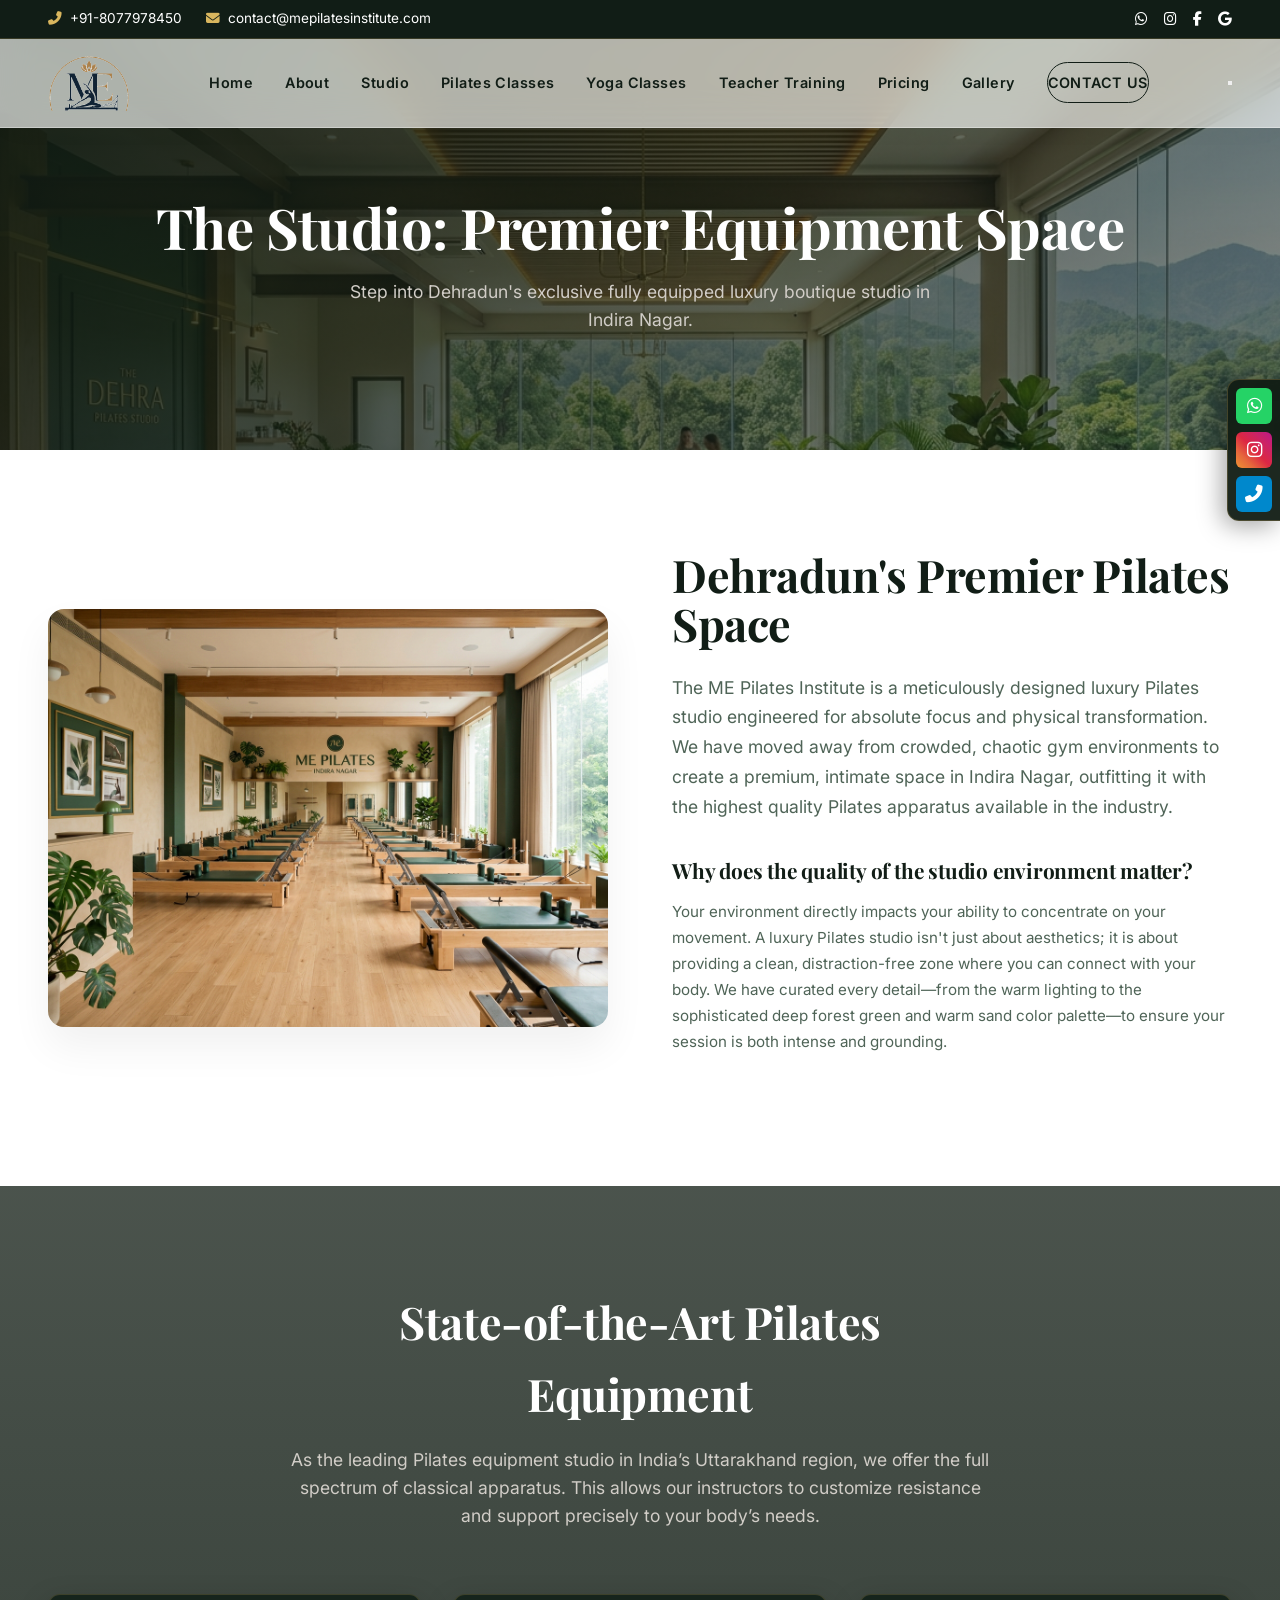
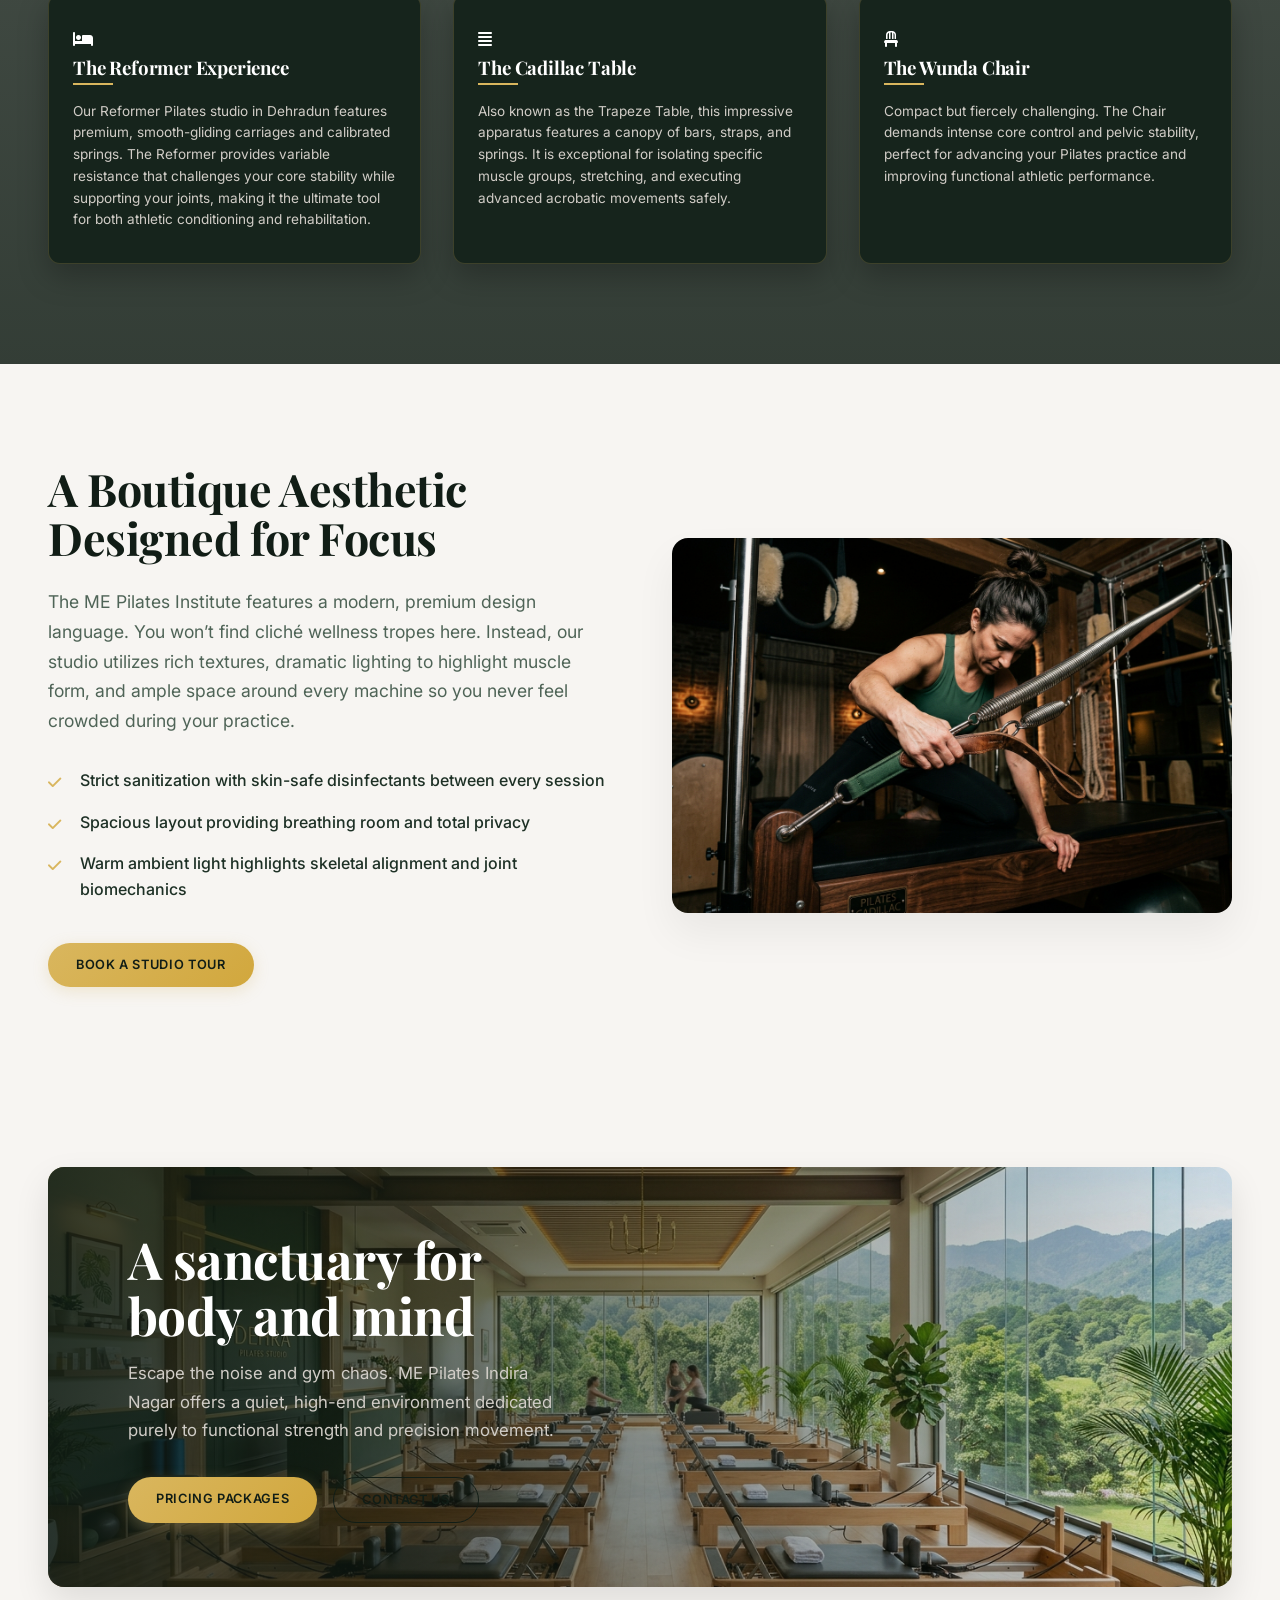
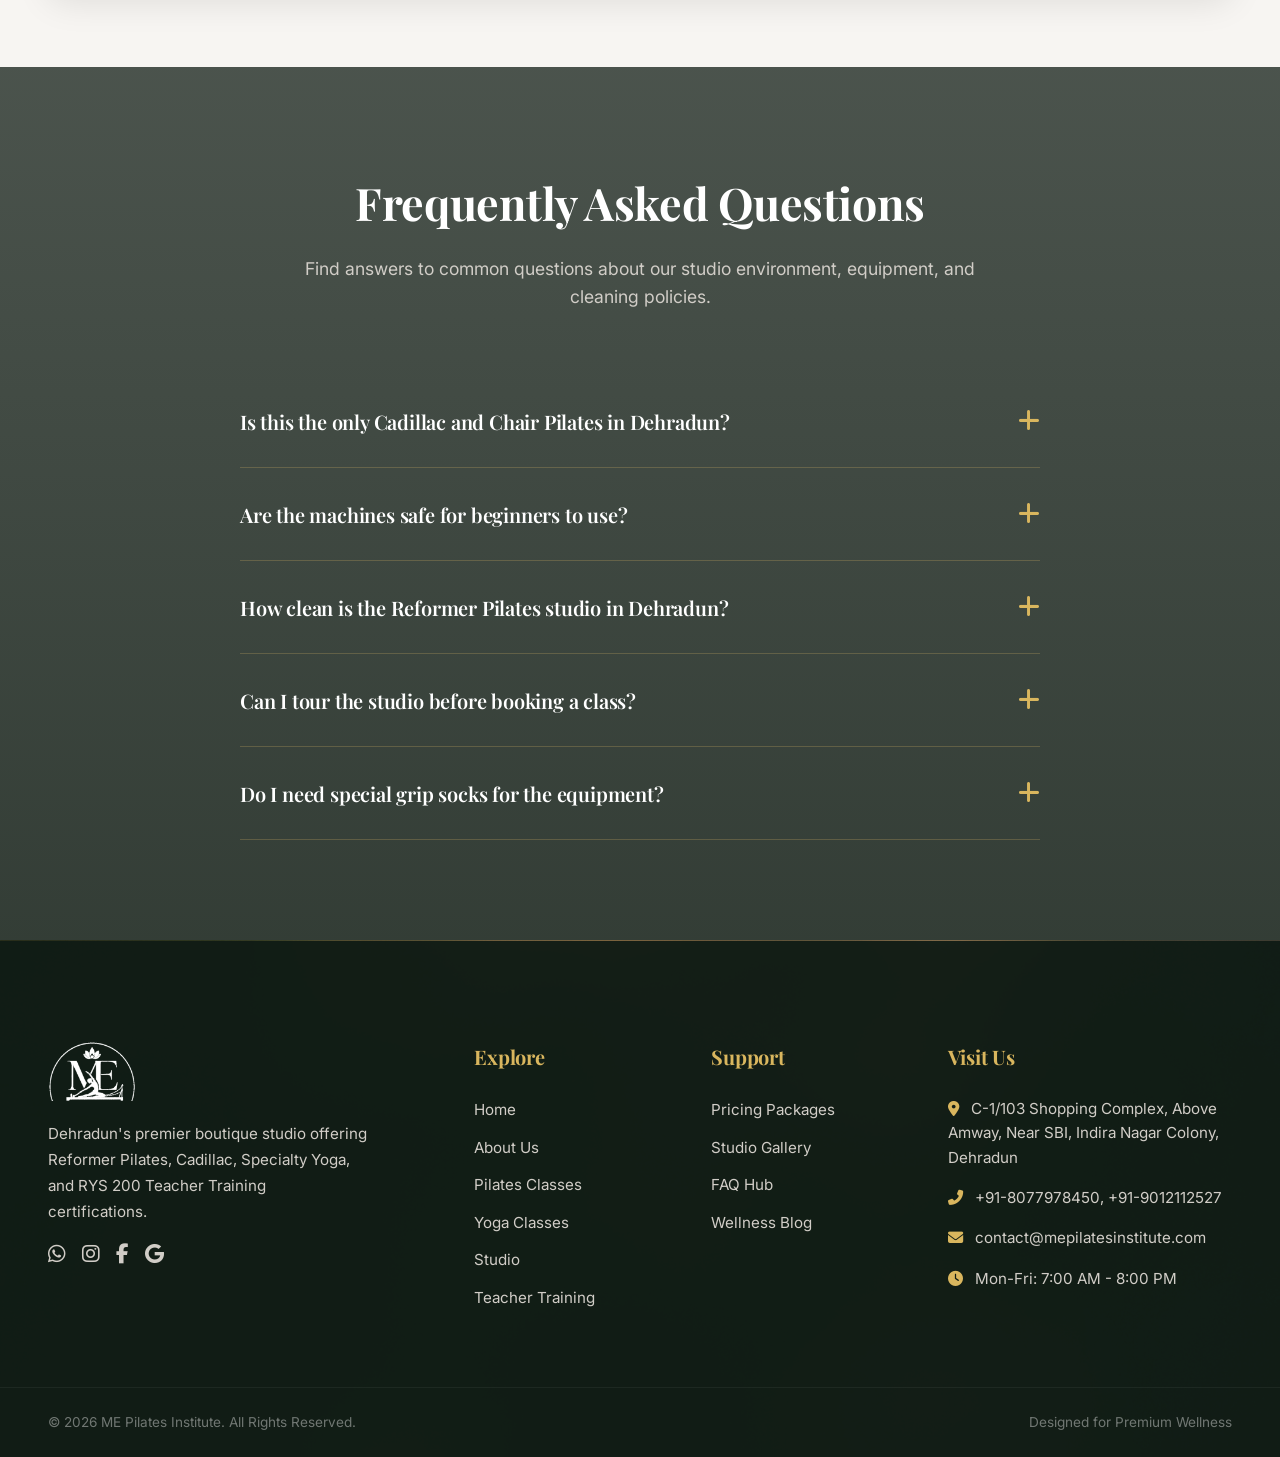
<file: pilates-studio-dehradun.html>
<!DOCTYPE html>
<html lang="en">
<head>
    <meta charset="UTF-8">
    <meta name="viewport" content="width=device-width, initial-scale=1.0">
    <title>Luxury Reformer Pilates Studio in Dehradun | ME Pilates</title>
    <meta name="description" content="Step into Dehradun's most fully-equipped Pilates studio. Experience premium Reformer, Cadillac, and Chair equipment in a beautifully designed boutique space.">
    <link rel="icon" type="image/png" href="favicon.png">
    
    <script type="application/ld+json">
    {
      "@context": "https://schema.org",
      "@type": "WebPage",
      "@id": "https://mepilatesinstitute.com/pilates-studio-dehradun.html#webpage",
      "url": "https://mepilatesinstitute.com/pilates-studio-dehradun.html",
      "name": "Luxury Reformer Pilates Studio in Dehradun | ME Pilates",
      "description": "Step into Dehradun's most fully-equipped Pilates studio. Experience premium Reformer, Cadillac, and Chair equipment in a beautifully designed boutique space.",
      "isPartOf": {
        "@id": "https://mepilatesinstitute.com/#website"
      },
      "breadcrumb": {
        "@id": "https://mepilatesinstitute.com/pilates-studio-dehradun.html#breadcrumb"
      }
    }
    </script>
    
    <link rel="stylesheet" href="css/style.css">
    <link rel="stylesheet" href="https://cdnjs.cloudflare.com/ajax/libs/font-awesome/6.4.0/css/all.min.css">
    <link href="https://fonts.googleapis.com/css2?family=Playfair+Display:ital,wght@0,400..900;1,400..900&family=Inter:wght@300;400;500;600;700&display=swap" rel="stylesheet">
</head>
<body>
    
    <!-- Premium Navigation Header -->
        <header class="site-header">
        <div class="site-top-bar">
            <div class="container top-bar-container">
                <div class="top-bar-contact">
                    <a href="tel:+918077978450"><i class="fas fa-phone-alt"></i> +91-8077978450</a>
                    <a href="mailto:contact@mepilatesinstitute.com"><i class="fas fa-envelope"></i> contact@mepilatesinstitute.com</a>
                </div>
                <div class="top-bar-socials">
                    <a href="https://wa.me/918077978450" target="_blank" title="WhatsApp"><i class="fab fa-whatsapp"></i></a>
                    <a href="https://www.instagram.com/mepilatesinstitute?igsh=MW95dHBjYW1nZ3gxcA==" target="_blank" title="Instagram"><i class="fab fa-instagram"></i></a>
                    <a href="https://www.facebook.com/share/19SUEZdyGA/" target="_blank" title="Facebook"><i class="fab fa-facebook-f"></i></a>
                    <a href="https://share.google/hC6mRgUnRWeRK9oWT" target="_blank" title="Google Business"><i class="fab fa-google"></i></a>
                </div>
            </div>
        </div>
        <div class="container nav-container">
            <a href="index.html" class="logo-wrapper">
                <img src="assets/images/logo.png" alt="ME Pilates Institute Logo" class="logo-image">
            </a>
            <nav class="site-nav">
                <ul class="nav-list">
                    <li><a href="index.html">Home</a></li>
                    <li><a href="about-us.html">About</a></li>
                    <li><a href="pilates-studio-dehradun.html" class="active">Studio</a></li>
                    <li><a href="pilates-classes-dehradun.html">Pilates Classes</a></li><li><a href="yoga-classes-dehradun.html">Yoga Classes</a></li>
                    <li><a href="pilates-teacher-training-dehradun.html">Teacher Training</a></li>
                    <li><a href="pricing.html">Pricing</a></li>
                    <li><a href="gallery.html">Gallery</a></li>
                    <li><a href="contact-us.html" class="btn btn-secondary">Contact Us</a></li>
                </ul>
            </nav>
            <button class="mobile-menu-toggle" aria-label="Toggle Navigation">
                <span class="hamburger-bar"></span>
                <span class="hamburger-bar"></span>
                <span class="hamburger-bar"></span>
            </button>
        </div>
    </header>

    <main class="main-content">
        
        <!-- Subpage Hero Section -->
        <section class="hero-section" style="background-image: url('assets/images/studio_hero.jpg'); min-height: 50vh; padding-top: 140px; padding-bottom: 60px;">
            <div class="container" style="position: relative; z-index: 2; text-align: center;">
                <h1 style="color: var(--color-white); font-size: 3.5rem; line-height: 1.1;">The Studio: <span>Premier Equipment Space</span></h1>
                <p style="color: var(--color-light-text); font-size: 1.1rem; max-width: 600px; margin: 20px auto 0 auto; font-family: var(--font-body);">Step into Dehradun's exclusive fully equipped luxury boutique studio in Indira Nagar.</p>
            </div>
        </section>

        <!-- Intro Section (SS2 Split Style) -->
        <section class="section-padding" style="background-color: var(--color-white);">
            <div class="container feature-split-layout">
                <div class="split-image-container">
                    <img src="assets/images/studio_space.jpg" alt="ME Pilates luxury boutique reformer beds lining">
                </div>
                <div class="split-text-container">
                    <h2>Dehradun's Premier Pilates Space</h2>
                    <p>The ME Pilates Institute is a meticulously designed luxury Pilates studio engineered for absolute focus and physical transformation. We have moved away from crowded, chaotic gym environments to create a premium, intimate space in Indira Nagar, outfitting it with the highest quality Pilates apparatus available in the industry.</p>
                    
                    <div style="margin-top: 24px;">
                        <h3 style="margin-bottom: 12px; font-size: 1.3rem;">Why does the quality of the studio environment matter?</h3>
                        <p style="font-size: 0.95rem; color: var(--color-green-light);">Your environment directly impacts your ability to concentrate on your movement. A luxury Pilates studio isn't just about aesthetics; it is about providing a clean, distraction-free zone where you can connect with your body. We have curated every detail—from the warm lighting to the sophisticated deep forest green and warm sand color palette—to ensure your session is both intense and grounding.</p>
                    </div>
                </div>
            </div>
        </section>

        <!-- Equipment Overview Section (SS2 Grid Style) -->
        <section class="section-padding section-dark section-dark-bg" style="background-image: url('assets/images/studio_hero.jpg');">
            <div class="container">
                <div class="section-header">
                    <h2>State-of-the-Art Pilates Equipment</h2>
                    <p>As the leading Pilates equipment studio in India’s Uttarakhand region, we offer the full spectrum of classical apparatus. This allows our instructors to customize resistance and support precisely to your body’s needs.</p>
                </div>
                
                <div class="grid-cards">
                    <div class="power-glass-card">
                        <div class="card-icon"><i class="fas fa-bed"></i></div>
                        <h3>The Reformer Experience</h3>
                        <div class="power-card-divider"></div>
                        <p class="power-card-desc">Our Reformer Pilates studio in Dehradun features premium, smooth-gliding carriages and calibrated springs. The Reformer provides variable resistance that challenges your core stability while supporting your joints, making it the ultimate tool for both athletic conditioning and rehabilitation.</p>
                    </div>
                    
                    <div class="power-glass-card">
                        <div class="card-icon"><i class="fas fa-align-justify"></i></div>
                        <h3>The Cadillac Table</h3>
                        <div class="power-card-divider"></div>
                        <p class="power-card-desc">Also known as the Trapeze Table, this impressive apparatus features a canopy of bars, straps, and springs. It is exceptional for isolating specific muscle groups, stretching, and executing advanced acrobatic movements safely.</p>
                    </div>
                    
                    <div class="power-glass-card">
                        <div class="card-icon"><i class="fas fa-chair"></i></div>
                        <h3>The Wunda Chair</h3>
                        <div class="power-card-divider"></div>
                        <p class="power-card-desc">Compact but fiercely challenging. The Chair demands intense core control and pelvic stability, perfect for advancing your Pilates practice and improving functional athletic performance.</p>
                    </div>
                </div>
            </div>
        </section>

        <!-- Dynamic Highlight Section (SS4 Style collage or grid) -->
        <section class="section-padding" style="background-color: var(--color-sand-bg);">
            <div class="container feature-split-layout">
                <div class="split-text-container">
                    <h2>A Boutique Aesthetic Designed for Focus</h2>
                    <p>The ME Pilates Institute features a modern, premium design language. You won’t find cliché wellness tropes here. Instead, our studio utilizes rich textures, dramatic lighting to highlight muscle form, and ample space around every machine so you never feel crowded during your practice.</p>
                    
                    <ul class="highlight-list">
                        <li>Strict sanitization with skin-safe disinfectants between every session</li>
                        <li>Spacious layout providing breathing room and total privacy</li>
                        <li>Warm ambient light highlights skeletal alignment and joint biomechanics</li>
                    </ul>
                    
                    <a href="contact-us.html" class="btn btn-primary">Book a Studio Tour</a>
                </div>
                <div class="split-image-container">
                    <img src="assets/images/cadillac_pilates.jpg" alt="Instructor teaching on Cadillac apparatus at ME Pilates Dehradun">
                </div>
            </div>
        </section>

        <!-- Feature Banner (SS3 Style) -->
        <section class="container">
            <div class="promo-banner" style="background-image: url('assets/images/studio_hero.jpg');">
                <div class="promo-banner-content" style="max-width: 600px;">
                    <h2>A sanctuary for <br>body and mind</h2>
                    <p>Escape the noise and gym chaos. ME Pilates Indira Nagar offers a quiet, high-end environment dedicated purely to functional strength and precision movement.</p>
                    <div class="promo-btn-container">
                        <a href="pricing.html" class="btn btn-primary">Pricing Packages</a>
                        <a href="contact-us.html" class="btn btn-secondary">Contact Us</a>
                    </div>
                </div>
            </div>
        </section>

        <!-- FAQ Section -->
        <section class="section-padding section-dark section-dark-bg" style="background-image: url('assets/images/footer_bg.jpg');">
            <div class="container">
                <div class="section-header">
                    <h2>Frequently Asked Questions</h2>
                    <p>Find answers to common questions about our studio environment, equipment, and cleaning policies.</p>
                </div>
                
                <div class="faq-accordion">
                    <div class="faq-item">
                        <button class="faq-trigger">
                            <h3>Is this the only Cadillac and Chair Pilates in Dehradun?</h3>
                            <span class="faq-icon"><i class="fas fa-plus"></i></span>
                        </button>
                        <div class="faq-content">
                            <p>Yes. ME Pilates Institute is currently the exclusive studio in Dehradun offering the complete suite of large Pilates apparatus, including the Cadillac and Wunda Chair, alongside our Reformers.</p>
                        </div>
                    </div>
                    
                    <div class="faq-item">
                        <button class="faq-trigger">
                            <h3>Are the machines safe for beginners to use?</h3>
                            <span class="faq-icon"><i class="fas fa-plus"></i></span>
                        </button>
                        <div class="faq-content">
                            <p>Absolutely. While the equipment looks complex, it is highly adaptable. The springs can be adjusted to provide heavy support for a beginner, making movements safer and more accessible than they would be on the mat.</p>
                        </div>
                    </div>
                    
                    <div class="faq-item">
                        <button class="faq-trigger">
                            <h3>How clean is the Reformer Pilates studio in Dehradun?</h3>
                            <span class="faq-icon"><i class="fas fa-plus"></i></span>
                        </button>
                        <div class="faq-content">
                            <p>Hygiene is a core pillar of our luxury Pilates studio. All equipment is thoroughly sanitized with professional-grade, skin-safe disinfectants between every single session.</p>
                        </div>
                    </div>
                    
                    <div class="faq-item">
                        <button class="faq-trigger">
                            <h3>Can I tour the studio before booking a class?</h3>
                            <span class="faq-icon"><i class="fas fa-plus"></i></span>
                        </button>
                        <div class="faq-content">
                            <p>We welcome studio tours by appointment. Please contact our front desk to schedule a time so we can show you the equipment without disrupting an ongoing class.</p>
                        </div>
                    </div>
                    
                    <div class="faq-item">
                        <button class="faq-trigger">
                            <h3>Do I need special grip socks for the equipment?</h3>
                            <span class="faq-icon"><i class="fas fa-plus"></i></span>
                        </button>
                        <div class="faq-content">
                            <p>Yes, for hygiene and safety reasons, grip socks are strictly required to use the Reformer, Cadillac, and Chair. If you do not own a pair, premium grip socks are available for purchase at our reception [CLIENT TO CONFIRM].</p>
                        </div>
                    </div>
                </div>
            </div>
        </section>

    </main>

    <!-- Footer -->
    <footer class="site-footer">
        <div class="container footer-container">
            <div class="footer-brand">
                <img src="assets/images/logo.png" alt="ME Pilates Institute Logo" class="footer-logo" style="height: 60px; width: auto; margin-bottom: 20px; filter: brightness(0) invert(1);">
                <p>Dehradun's premier boutique studio offering Reformer Pilates, Cadillac, Specialty Yoga, and RYS 200 Teacher Training certifications.</p>
                <div class="footer-socials">
                    <a href="https://wa.me/918077978450" target="_blank" title="WhatsApp"><i class="fab fa-whatsapp"></i></a>
                    <a href="https://www.instagram.com/mepilatesinstitute?igsh=MW95dHBjYW1nZ3gxcA==" target="_blank" title="Instagram"><i class="fab fa-instagram"></i></a>
                    <a href="https://www.facebook.com/share/19SUEZdyGA/" target="_blank" title="Facebook"><i class="fab fa-facebook-f"></i></a>
                    <a href="https://share.google/hC6mRgUnRWeRK9oWT" target="_blank" title="Google Business"><i class="fab fa-google"></i></a>
                </div>
            </div>
            
            <div class="footer-links">
                <h4>Explore</h4>
                <ul>
                    <li><a href="index.html">Home</a></li>
                    <li><a href="about-us.html">About Us</a></li>
                    <li><a href="pilates-classes-dehradun.html">Pilates Classes</a></li><li><a href="yoga-classes-dehradun.html">Yoga Classes</a></li>
                    <li><a href="pilates-studio-dehradun.html">Studio</a></li>
                    <li><a href="pilates-teacher-training-dehradun.html">Teacher Training</a></li>
                </ul>
            </div>

            <div class="footer-links">
                <h4>Support</h4>
                <ul>
                    <li><a href="pricing.html">Pricing Packages</a></li>
                    <li><a href="gallery.html">Studio Gallery</a></li>
                    <li><a href="faq.html">FAQ Hub</a></li>
                    <li><a href="blog.html">Wellness Blog</a></li>
                </ul>
            </div>
            
            <div class="footer-contact">
                <h4>Visit Us</h4>
                <p><i class="fas fa-map-marker-alt" style="color: var(--color-gold); margin-right: 8px;"></i> C-1/103 Shopping Complex, Above Amway, Near SBI, Indira Nagar Colony, Dehradun</p>
                <p><i class="fas fa-phone-alt" style="color: var(--color-gold); margin-right: 8px;"></i> +91-8077978450, +91-9012112527</p>
                <p><i class="fas fa-envelope" style="color: var(--color-gold); margin-right: 8px;"></i> contact@mepilatesinstitute.com</p>
                <p><i class="fas fa-clock" style="color: var(--color-gold); margin-right: 8px;"></i> Mon-Fri: 7:00 AM - 8:00 PM</p>
            </div>
        </div>
        
        <div class="container footer-bottom">
            <p>&copy; 2026 ME Pilates Institute. All Rights Reserved.</p>
            <p>Designed for Premium Wellness</p>
        </div>
    </footer>

    <!-- Floating Contact Sidebar -->
    <div class="floating-contact-bar">
        <a href="https://wa.me/918077978450" target="_blank" class="contact-btn whatsapp" title="Chat on WhatsApp">
            <i class="fab fa-whatsapp"></i>
        </a>
        <a href="https://www.instagram.com/mepilatesinstitute?igsh=MW95dHBjYW1nZ3gxcA==" target="_blank" class="contact-btn instagram" title="Follow on Instagram">
            <i class="fab fa-instagram"></i>
        </a>
        <a href="tel:+918077978450" class="contact-btn phone" title="Call Us">
            <i class="fas fa-phone-alt"></i>
        </a>
    </div>

    <script src="js/main.js"></script>
</body>
</html>
</file>
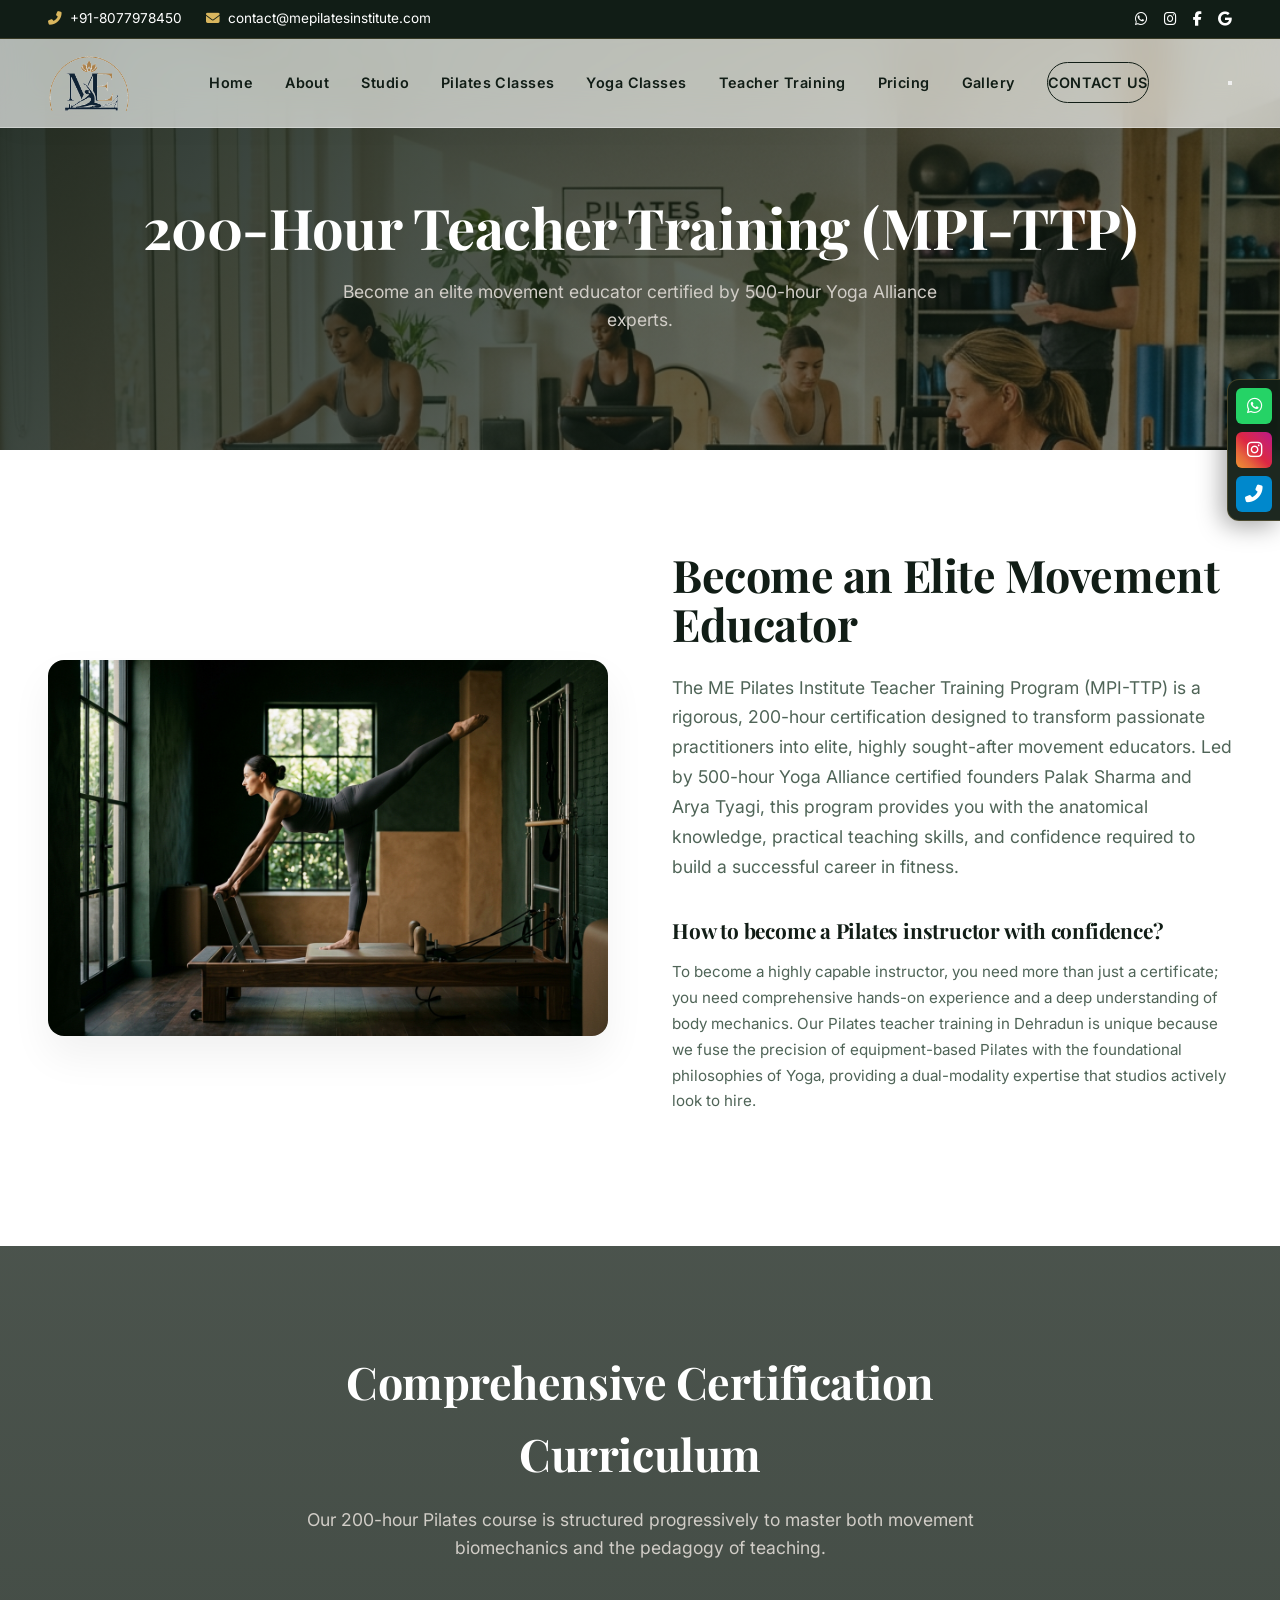
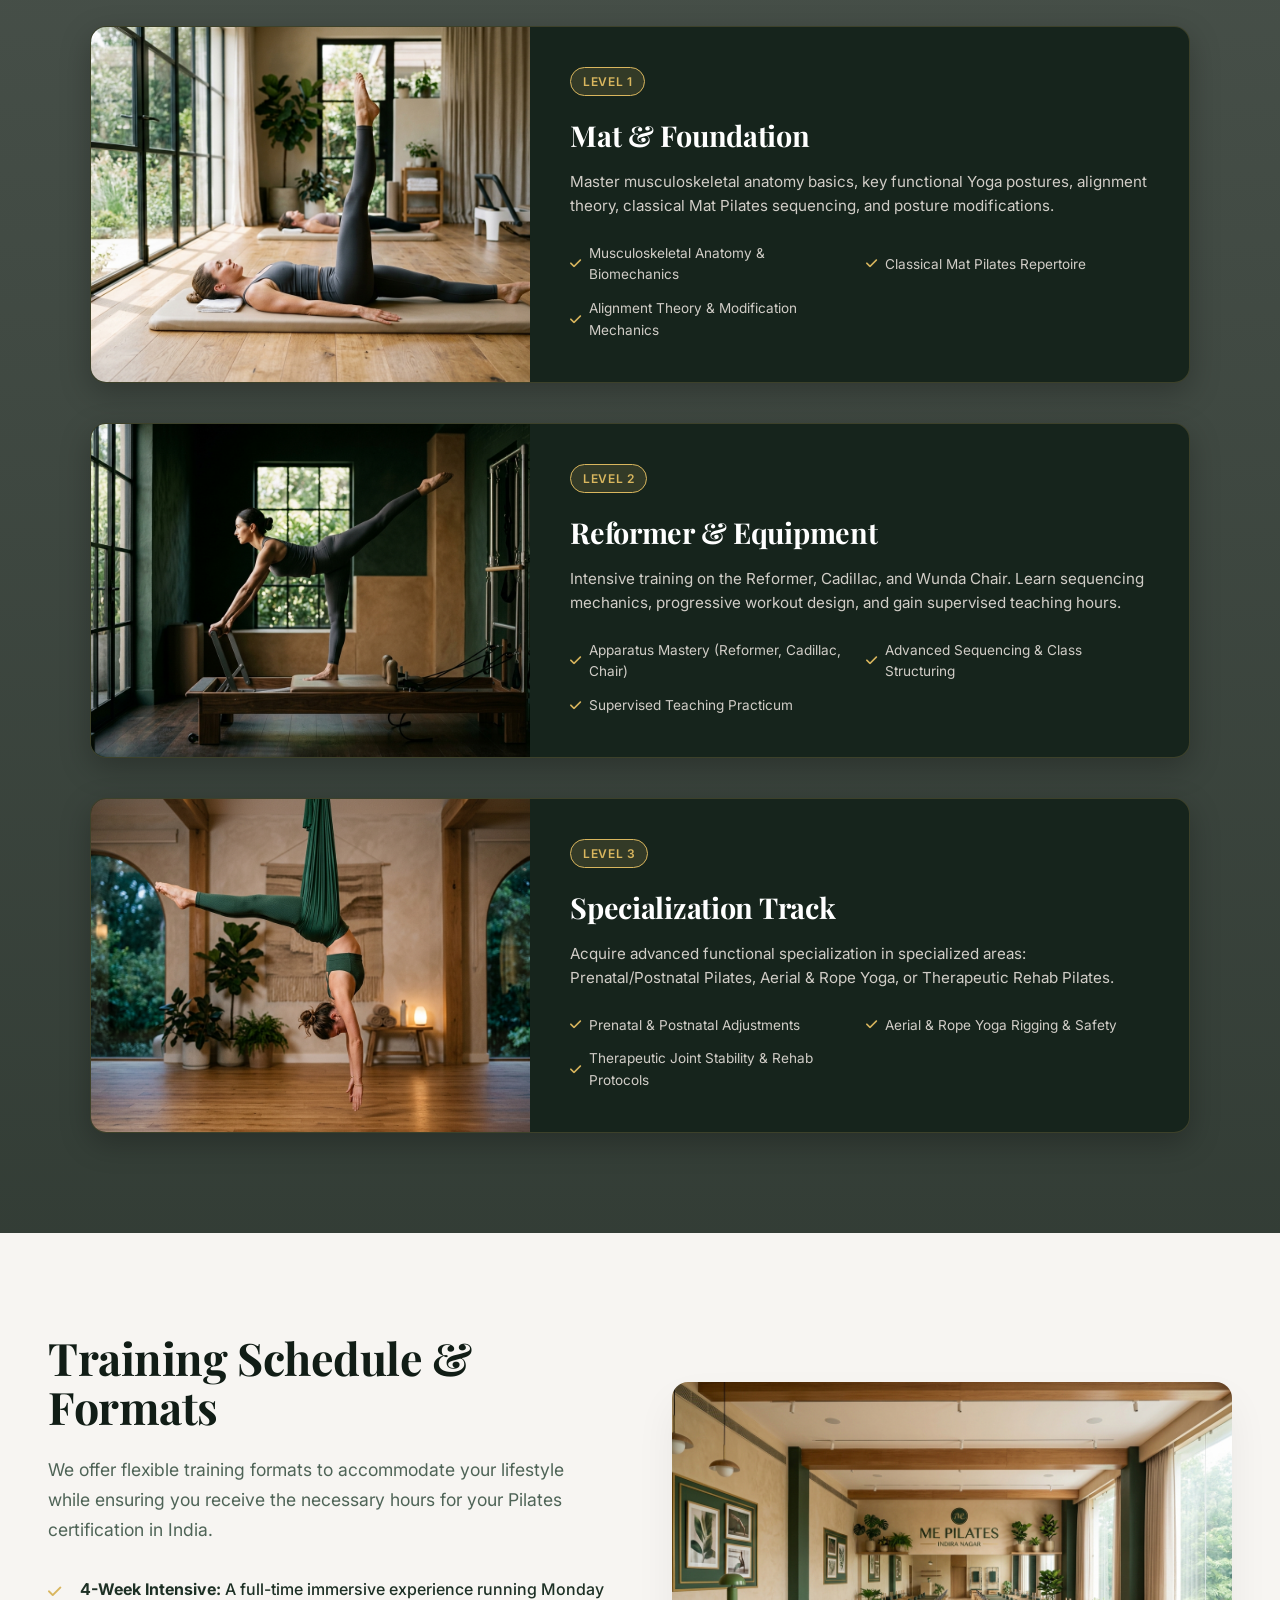
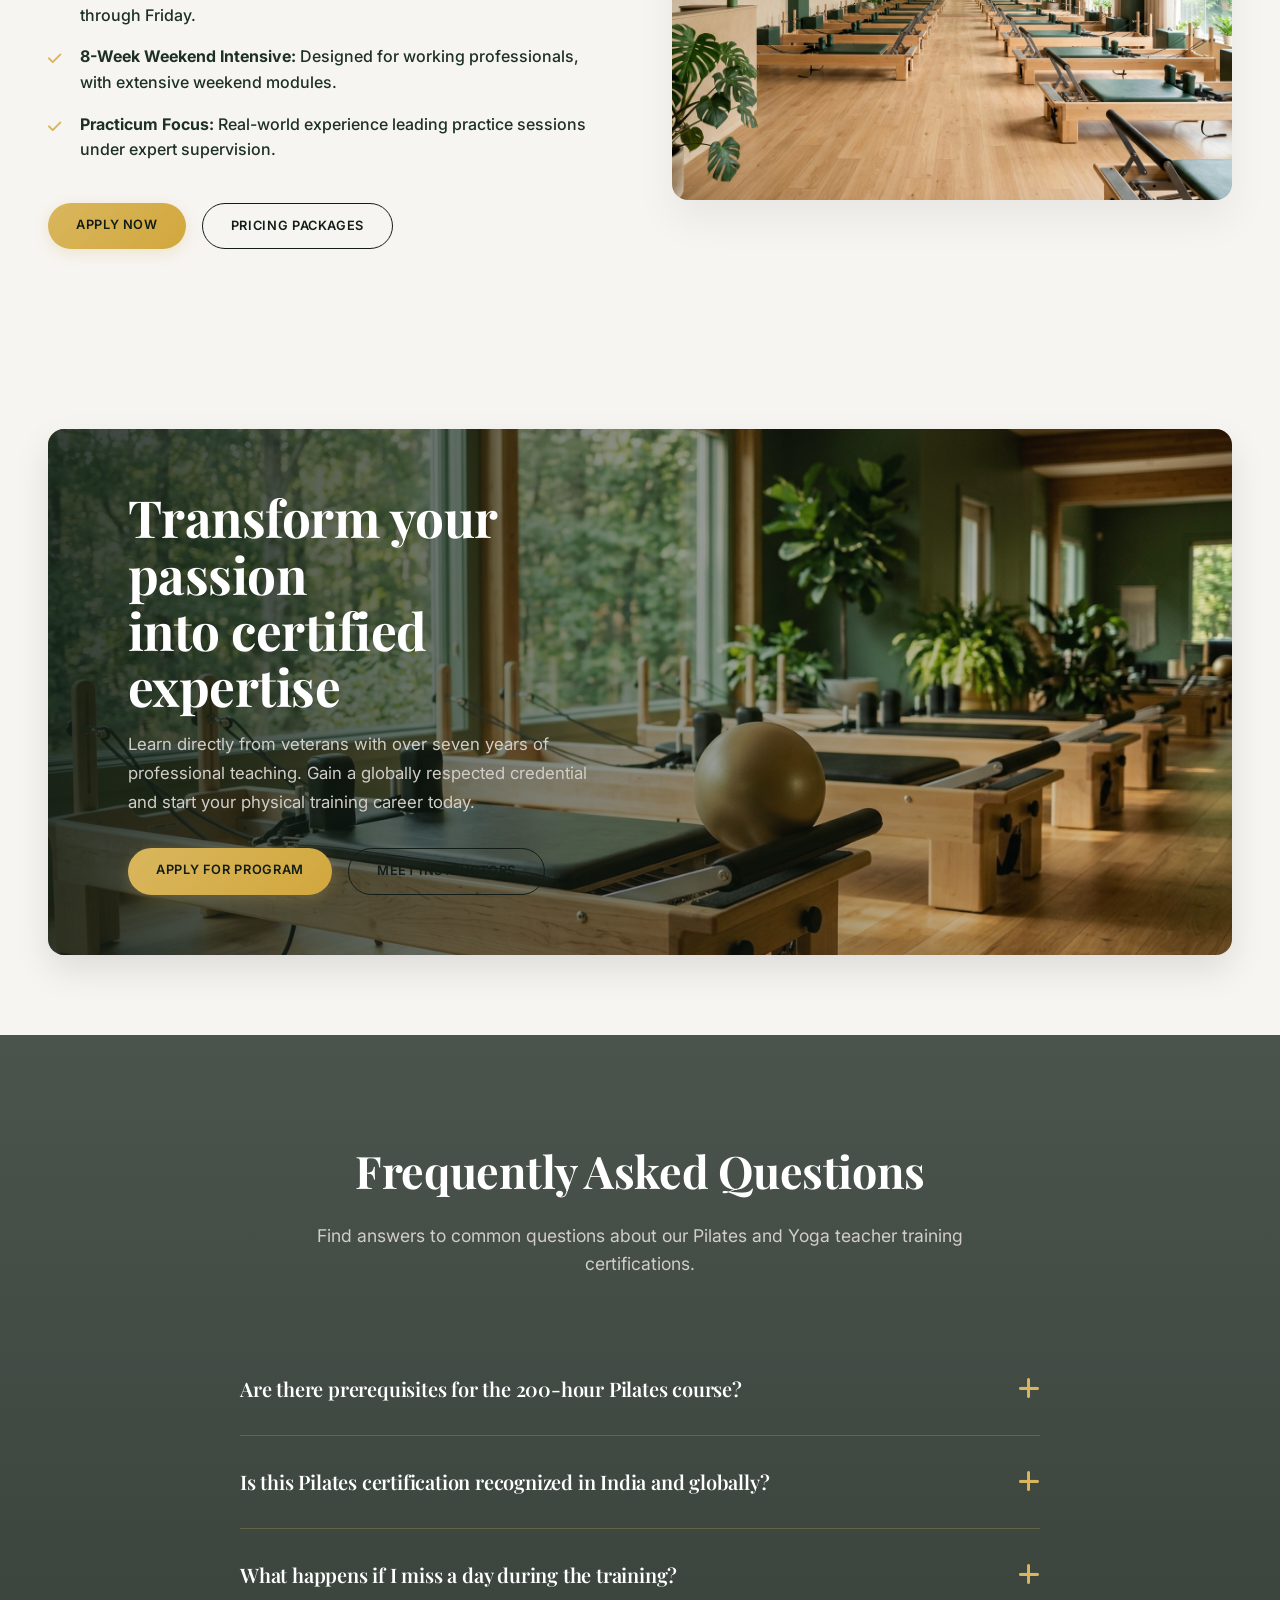
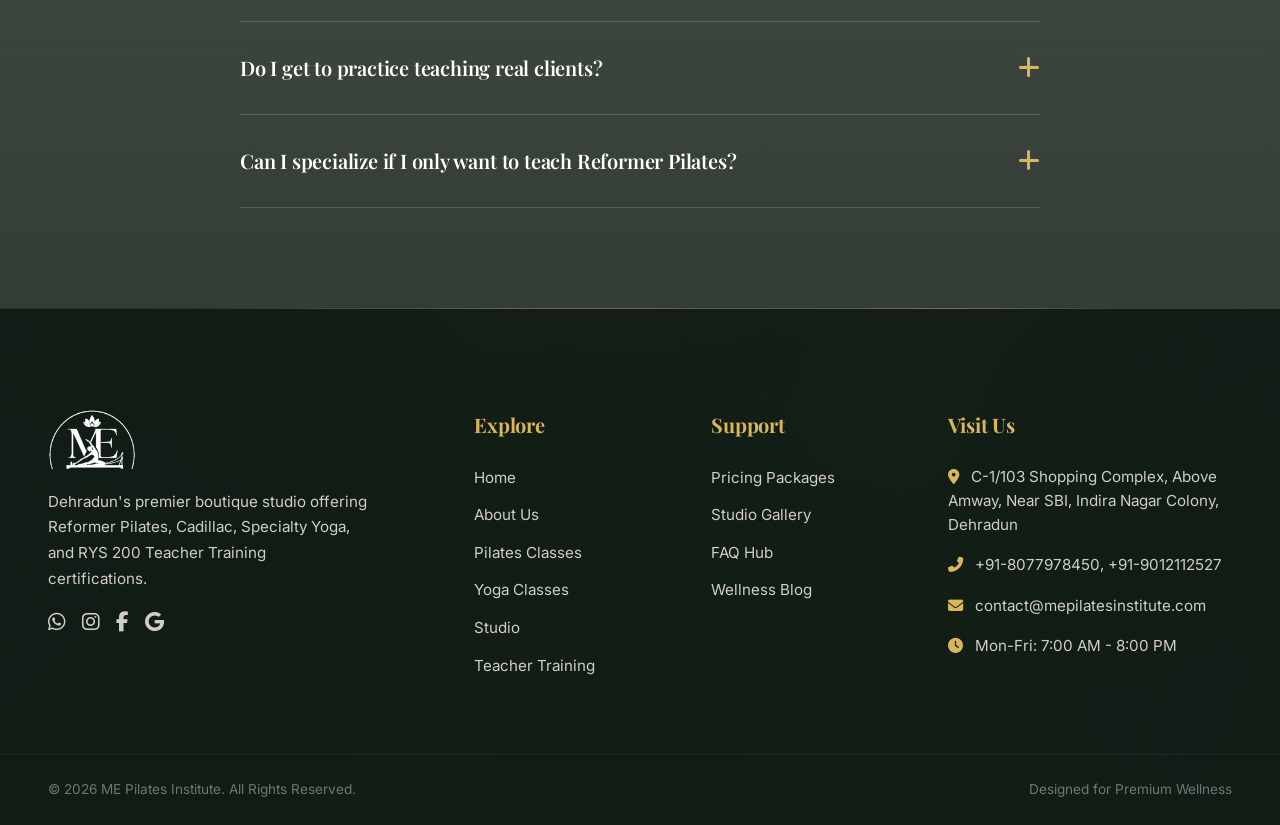
<file: pilates-teacher-training-dehradun.html>
<!DOCTYPE html>
<html lang="en">
<head>
    <meta charset="UTF-8">
    <meta name="viewport" content="width=device-width, initial-scale=1.0">
    <title>Pilates Teacher Training Dehradun | 200-Hour Certification</title>
    <meta name="description" content="Launch your fitness career with the ME Pilates Institute Teacher Training Program (MPI-TTP). Comprehensive 200-hour certification in Pilates & Yoga. Apply now.">
    <link rel="icon" type="image/png" href="favicon.png">
    
    <script type="application/ld+json">
    {
      "@context": "https://schema.org",
      "@type": "WebPage",
      "@id": "https://mepilatesinstitute.com/pilates-teacher-training-dehradun.html#webpage",
      "url": "https://mepilatesinstitute.com/pilates-teacher-training-dehradun.html",
      "name": "Pilates Teacher Training Dehradun | 200-Hour Certification",
      "description": "Launch your fitness career with the ME Pilates Institute Teacher Training Program (MPI-TTP). Comprehensive 200-hour certification in Pilates & Yoga. Apply now.",
      "isPartOf": {
        "@id": "https://mepilatesinstitute.com/#website"
      },
      "breadcrumb": {
        "@id": "https://mepilatesinstitute.com/pilates-teacher-training-dehradun.html#breadcrumb"
      }
    }
    </script>
    
    <link rel="stylesheet" href="css/style.css">
    <link rel="stylesheet" href="https://cdnjs.cloudflare.com/ajax/libs/font-awesome/6.4.0/css/all.min.css">
    <link href="https://fonts.googleapis.com/css2?family=Playfair+Display:ital,wght@0,400..900;1,400..900&family=Inter:wght@300;400;500;600;700&display=swap" rel="stylesheet">
</head>
<body>
    
    <!-- Premium Navigation Header -->
        <header class="site-header">
        <div class="site-top-bar">
            <div class="container top-bar-container">
                <div class="top-bar-contact">
                    <a href="tel:+918077978450"><i class="fas fa-phone-alt"></i> +91-8077978450</a>
                    <a href="mailto:contact@mepilatesinstitute.com"><i class="fas fa-envelope"></i> contact@mepilatesinstitute.com</a>
                </div>
                <div class="top-bar-socials">
                    <a href="https://wa.me/918077978450" target="_blank" title="WhatsApp"><i class="fab fa-whatsapp"></i></a>
                    <a href="https://www.instagram.com/mepilatesinstitute?igsh=MW95dHBjYW1nZ3gxcA==" target="_blank" title="Instagram"><i class="fab fa-instagram"></i></a>
                    <a href="https://www.facebook.com/share/19SUEZdyGA/" target="_blank" title="Facebook"><i class="fab fa-facebook-f"></i></a>
                    <a href="https://share.google/hC6mRgUnRWeRK9oWT" target="_blank" title="Google Business"><i class="fab fa-google"></i></a>
                </div>
            </div>
        </div>
        <div class="container nav-container">
            <a href="index.html" class="logo-wrapper">
                <img src="assets/images/logo.png" alt="ME Pilates Institute Logo" class="logo-image">
            </a>
            <nav class="site-nav">
                <ul class="nav-list">
                    <li><a href="index.html">Home</a></li>
                    <li><a href="about-us.html">About</a></li>
                    <li><a href="pilates-studio-dehradun.html">Studio</a></li>
                    <li><a href="pilates-classes-dehradun.html">Pilates Classes</a></li><li><a href="yoga-classes-dehradun.html">Yoga Classes</a></li>
                    <li><a href="pilates-teacher-training-dehradun.html" class="active">Teacher Training</a></li>
                    <li><a href="pricing.html">Pricing</a></li>
                    <li><a href="gallery.html">Gallery</a></li>
                    <li><a href="contact-us.html" class="btn btn-secondary">Contact Us</a></li>
                </ul>
            </nav>
            <button class="mobile-menu-toggle" aria-label="Toggle Navigation">
                <span class="hamburger-bar"></span>
                <span class="hamburger-bar"></span>
                <span class="hamburger-bar"></span>
            </button>
        </div>
    </header>

    <main class="main-content">
        
        <!-- Subpage Hero Section -->
        <section class="hero-section" style="background-image: url('assets/images/training_hero.jpg'); min-height: 50vh; padding-top: 140px; padding-bottom: 60px;">
            <div class="container" style="position: relative; z-index: 2; text-align: center;">
                <h1 style="color: var(--color-white); font-size: 3.5rem; line-height: 1.1;">200-Hour Teacher <span>Training (MPI-TTP)</span></h1>
                <p style="color: var(--color-light-text); font-size: 1.1rem; max-width: 600px; margin: 20px auto 0 auto; font-family: var(--font-body);">Become an elite movement educator certified by 500-hour Yoga Alliance experts.</p>
            </div>
        </section>

        <!-- Intro Section (SS2 Split Style) -->
        <section class="section-padding" style="background-color: var(--color-white);">
            <div class="container feature-split-layout">
                <div class="split-image-container">
                    <img src="assets/images/reformer_pilates.jpg" alt="Student practicing Reformer Pilates under instructor guidance">
                </div>
                <div class="split-text-container">
                    <h2>Become an Elite Movement Educator</h2>
                    <p>The ME Pilates Institute Teacher Training Program (MPI-TTP) is a rigorous, 200-hour certification designed to transform passionate practitioners into elite, highly sought-after movement educators. Led by 500-hour Yoga Alliance certified founders Palak Sharma and Arya Tyagi, this program provides you with the anatomical knowledge, practical teaching skills, and confidence required to build a successful career in fitness.</p>
                    
                    <div style="margin-top: 24px;">
                        <h3 style="margin-bottom: 12px; font-size: 1.3rem;">How to become a Pilates instructor with confidence?</h3>
                        <p style="font-size: 0.95rem; color: var(--color-green-light);">To become a highly capable instructor, you need more than just a certificate; you need comprehensive hands-on experience and a deep understanding of body mechanics. Our Pilates teacher training in Dehradun is unique because we fuse the precision of equipment-based Pilates with the foundational philosophies of Yoga, providing a dual-modality expertise that studios actively look to hire.</p>
                    </div>
                </div>
            </div>
        </section>

        <!-- Curriculum Grid (SS2 Grid Style) -->
        <section class="section-padding section-dark section-dark-bg" style="background-image: url('assets/images/training_hero.jpg');">
            <div class="container">
                <div class="section-header">
                    <h2>Comprehensive Certification Curriculum</h2>
                    <p>Our 200-hour Pilates course is structured progressively to master both movement biomechanics and the pedagogy of teaching.</p>
                </div>
                
                <div class="curriculum-list">
                    <!-- Card 1 -->
                    <div class="horizontal-card">
                        <div class="horizontal-card-image">
                            <img src="assets/images/mat_foundation.jpg" alt="Level 1: Mat &amp; Foundation Training">
                        </div>
                        <div class="horizontal-card-content">
                            <div class="level-badge">Level 1</div>
                            <h3>Mat &amp; Foundation</h3>
                            <p>Master musculoskeletal anatomy basics, key functional Yoga postures, alignment theory, classical Mat Pilates sequencing, and posture modifications.</p>
                            <ul class="curriculum-bullets">
                                <li><i class="fas fa-check"></i> Musculoskeletal Anatomy &amp; Biomechanics</li>
                                <li><i class="fas fa-check"></i> Classical Mat Pilates Repertoire</li>
                                <li><i class="fas fa-check"></i> Alignment Theory &amp; Modification Mechanics</li>
                            </ul>
                        </div>
                    </div>
                    
                    <!-- Card 2 -->
                    <div class="horizontal-card">
                        <div class="horizontal-card-image">
                            <img src="assets/images/reformer_pilates.jpg" alt="Level 2: Reformer &amp; Equipment Training">
                        </div>
                        <div class="horizontal-card-content">
                            <div class="level-badge">Level 2</div>
                            <h3>Reformer &amp; Equipment</h3>
                            <p>Intensive training on the Reformer, Cadillac, and Wunda Chair. Learn sequencing mechanics, progressive workout design, and gain supervised teaching hours.</p>
                            <ul class="curriculum-bullets">
                                <li><i class="fas fa-check"></i> Apparatus Mastery (Reformer, Cadillac, Chair)</li>
                                <li><i class="fas fa-check"></i> Advanced Sequencing &amp; Class Structuring</li>
                                <li><i class="fas fa-check"></i> Supervised Teaching Practicum</li>
                            </ul>
                        </div>
                    </div>
                    
                    <!-- Card 3 -->
                    <div class="horizontal-card">
                        <div class="horizontal-card-image">
                            <img src="assets/images/aerial_yoga.jpg" alt="Level 3: Specialization Track Training">
                        </div>
                        <div class="horizontal-card-content">
                            <div class="level-badge">Level 3</div>
                            <h3>Specialization Track</h3>
                            <p>Acquire advanced functional specialization in specialized areas: Prenatal/Postnatal Pilates, Aerial &amp; Rope Yoga, or Therapeutic Rehab Pilates.</p>
                            <ul class="curriculum-bullets">
                                <li><i class="fas fa-check"></i> Prenatal &amp; Postnatal Adjustments</li>
                                <li><i class="fas fa-check"></i> Aerial &amp; Rope Yoga Rigging &amp; Safety</li>
                                <li><i class="fas fa-check"></i> Therapeutic Joint Stability &amp; Rehab Protocols</li>
                            </ul>
                        </div>
                    </div>
                </div>
            </div>
        </section>

        <!-- Training Schedule Layout (SS4 Style Split) -->
        <section class="section-padding" style="background-color: var(--color-sand-bg);">
            <div class="container feature-split-layout">
                <div class="split-text-container">
                    <h2>Training Schedule &amp; Formats</h2>
                    <p>We offer flexible training formats to accommodate your lifestyle while ensuring you receive the necessary hours for your Pilates certification in India.</p>
                    
                    <ul class="highlight-list">
                        <li><strong>4-Week Intensive:</strong> A full-time immersive experience running Monday through Friday.</li>
                        <li><strong>8-Week Weekend Intensive:</strong> Designed for working professionals, with extensive weekend modules.</li>
                        <li><strong>Practicum Focus:</strong> Real-world experience leading practice sessions under expert supervision.</li>
                    </ul>
                    
                    <div class="btn-group" style="margin-top: 32px;">
                        <a href="contact-us.html" class="btn btn-primary">Apply Now</a>
                        <a href="pricing.html" class="btn btn-secondary">Pricing Packages</a>
                    </div>
                </div>
                <div class="split-image-container">
                    <img src="assets/images/studio_space.jpg" alt="ME Pilates Dehradun clean studio space">
                </div>
            </div>
        </section>

        <!-- Feature Banner (SS3 Style) -->
        <section class="container">
            <div class="promo-banner" style="background-image: url('assets/images/classes_hero.jpg');">
                <div class="promo-banner-content" style="max-width: 650px;">
                    <h2>Transform your passion <br>into certified expertise</h2>
                    <p>Learn directly from veterans with over seven years of professional teaching. Gain a globally respected credential and start your physical training career today.</p>
                    <div class="promo-btn-container">
                        <a href="contact-us.html" class="btn btn-primary">Apply For Program</a>
                        <a href="about-us.html" class="btn btn-secondary">Meet Instructors</a>
                    </div>
                </div>
            </div>
        </section>

        <!-- FAQ Section -->
        <section class="section-padding section-dark section-dark-bg" style="background-image: url('assets/images/footer_bg.jpg');">
            <div class="container">
                <div class="section-header">
                    <h2>Frequently Asked Questions</h2>
                    <p>Find answers to common questions about our Pilates and Yoga teacher training certifications.</p>
                </div>
                
                <div class="faq-accordion">
                    <div class="faq-item">
                        <button class="faq-trigger">
                            <h3>Are there prerequisites for the 200-hour Pilates course?</h3>
                            <span class="faq-icon"><i class="fas fa-plus"></i></span>
                        </button>
                        <div class="faq-content">
                            <p>We recommend having at least six months of consistent Pilates or Yoga practice before enrolling. This ensures your body is prepared for the physical demands of the training and you understand the basic terminology.</p>
                        </div>
                    </div>
                    
                    <div class="faq-item">
                        <button class="faq-trigger">
                            <h3>Is this Pilates certification recognized in India and globally?</h3>
                            <span class="faq-icon"><i class="fas fa-plus"></i></span>
                        </button>
                        <div class="faq-content">
                            <p>Yes. Our certification is issued under the rigorous standards of our founders' 500-hour Yoga Alliance credentials, ensuring a high-quality education that is respected by studios worldwide.</p>
                        </div>
                    </div>
                    
                    <div class="faq-item">
                        <button class="faq-trigger">
                            <h3>What happens if I miss a day during the training?</h3>
                            <span class="faq-icon"><i class="fas fa-plus"></i></span>
                        </button>
                        <div class="faq-content">
                            <p>Attendance is mandatory to complete the required 200 hours. However, if you miss a session due to an emergency, we offer make-up hours at an additional hourly rate [CLIENT TO CONFIRM].</p>
                        </div>
                    </div>
                    
                    <div class="faq-item">
                        <button class="faq-trigger">
                            <h3>Do I get to practice teaching real clients?</h3>
                            <span class="faq-icon"><i class="fas fa-plus"></i></span>
                        </button>
                        <div class="faq-content">
                            <p>Absolutely. The Teaching Practicum in Level 2 requires you to lead practice classes. We believe you must teach to learn how to teach.</p>
                        </div>
                    </div>
                    
                    <div class="faq-item">
                        <button class="faq-trigger">
                            <h3>Can I specialize if I only want to teach Reformer Pilates?</h3>
                            <span class="faq-icon"><i class="fas fa-plus"></i></span>
                        </button>
                        <div class="faq-content">
                            <p>Our curriculum is comprehensive because the best instructors understand how Mat work translates to the equipment. You must complete Level 1 before moving to the equipment in Level 2, ensuring your foundational knowledge is solid.</p>
                        </div>
                    </div>
                </div>
            </div>
        </section>

    </main>

    <!-- Footer -->
    <footer class="site-footer">
        <div class="container footer-container">
            <div class="footer-brand">
                <img src="assets/images/logo.png" alt="ME Pilates Institute Logo" class="footer-logo" style="height: 60px; width: auto; margin-bottom: 20px; filter: brightness(0) invert(1);">
                <p>Dehradun's premier boutique studio offering Reformer Pilates, Cadillac, Specialty Yoga, and RYS 200 Teacher Training certifications.</p>
                <div class="footer-socials">
                    <a href="https://wa.me/918077978450" target="_blank" title="WhatsApp"><i class="fab fa-whatsapp"></i></a>
                    <a href="https://www.instagram.com/mepilatesinstitute?igsh=MW95dHBjYW1nZ3gxcA==" target="_blank" title="Instagram"><i class="fab fa-instagram"></i></a>
                    <a href="https://www.facebook.com/share/19SUEZdyGA/" target="_blank" title="Facebook"><i class="fab fa-facebook-f"></i></a>
                    <a href="https://share.google/hC6mRgUnRWeRK9oWT" target="_blank" title="Google Business"><i class="fab fa-google"></i></a>
                </div>
            </div>
            
            <div class="footer-links">
                <h4>Explore</h4>
                <ul>
                    <li><a href="index.html">Home</a></li>
                    <li><a href="about-us.html">About Us</a></li>
                    <li><a href="pilates-classes-dehradun.html">Pilates Classes</a></li><li><a href="yoga-classes-dehradun.html">Yoga Classes</a></li>
                    <li><a href="pilates-studio-dehradun.html">Studio</a></li>
                    <li><a href="pilates-teacher-training-dehradun.html">Teacher Training</a></li>
                </ul>
            </div>

            <div class="footer-links">
                <h4>Support</h4>
                <ul>
                    <li><a href="pricing.html">Pricing Packages</a></li>
                    <li><a href="gallery.html">Studio Gallery</a></li>
                    <li><a href="faq.html">FAQ Hub</a></li>
                    <li><a href="blog.html">Wellness Blog</a></li>
                </ul>
            </div>
            
            <div class="footer-contact">
                <h4>Visit Us</h4>
                <p><i class="fas fa-map-marker-alt" style="color: var(--color-gold); margin-right: 8px;"></i> C-1/103 Shopping Complex, Above Amway, Near SBI, Indira Nagar Colony, Dehradun</p>
                <p><i class="fas fa-phone-alt" style="color: var(--color-gold); margin-right: 8px;"></i> +91-8077978450, +91-9012112527</p>
                <p><i class="fas fa-envelope" style="color: var(--color-gold); margin-right: 8px;"></i> contact@mepilatesinstitute.com</p>
                <p><i class="fas fa-clock" style="color: var(--color-gold); margin-right: 8px;"></i> Mon-Fri: 7:00 AM - 8:00 PM</p>
            </div>
        </div>
        
        <div class="container footer-bottom">
            <p>&copy; 2026 ME Pilates Institute. All Rights Reserved.</p>
            <p>Designed for Premium Wellness</p>
        </div>
    </footer>

    <!-- Floating Contact Sidebar -->
    <div class="floating-contact-bar">
        <a href="https://wa.me/918077978450" target="_blank" class="contact-btn whatsapp" title="Chat on WhatsApp">
            <i class="fab fa-whatsapp"></i>
        </a>
        <a href="https://www.instagram.com/mepilatesinstitute?igsh=MW95dHBjYW1nZ3gxcA==" target="_blank" class="contact-btn instagram" title="Follow on Instagram">
            <i class="fab fa-instagram"></i>
        </a>
        <a href="tel:+918077978450" class="contact-btn phone" title="Call Us">
            <i class="fas fa-phone-alt"></i>
        </a>
    </div>

    <script src="js/main.js"></script>
</body>
</html>
</file>
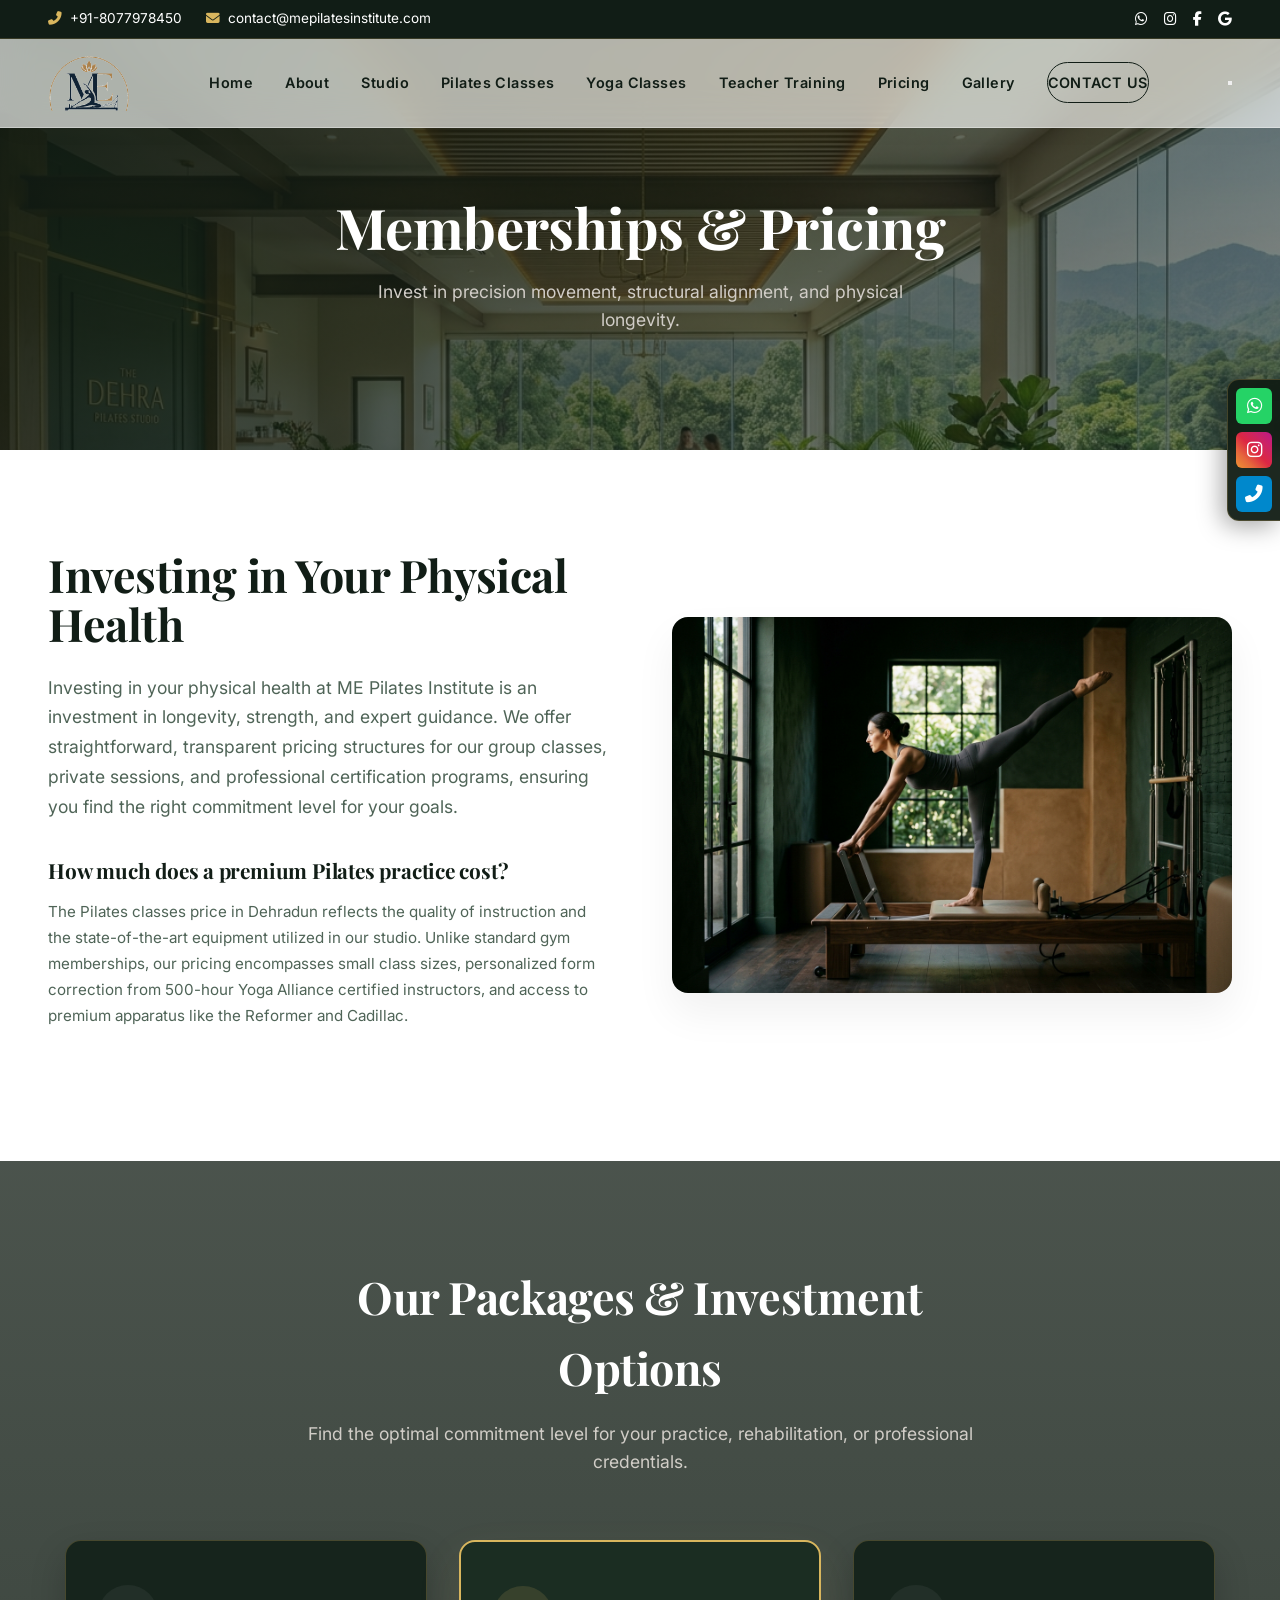
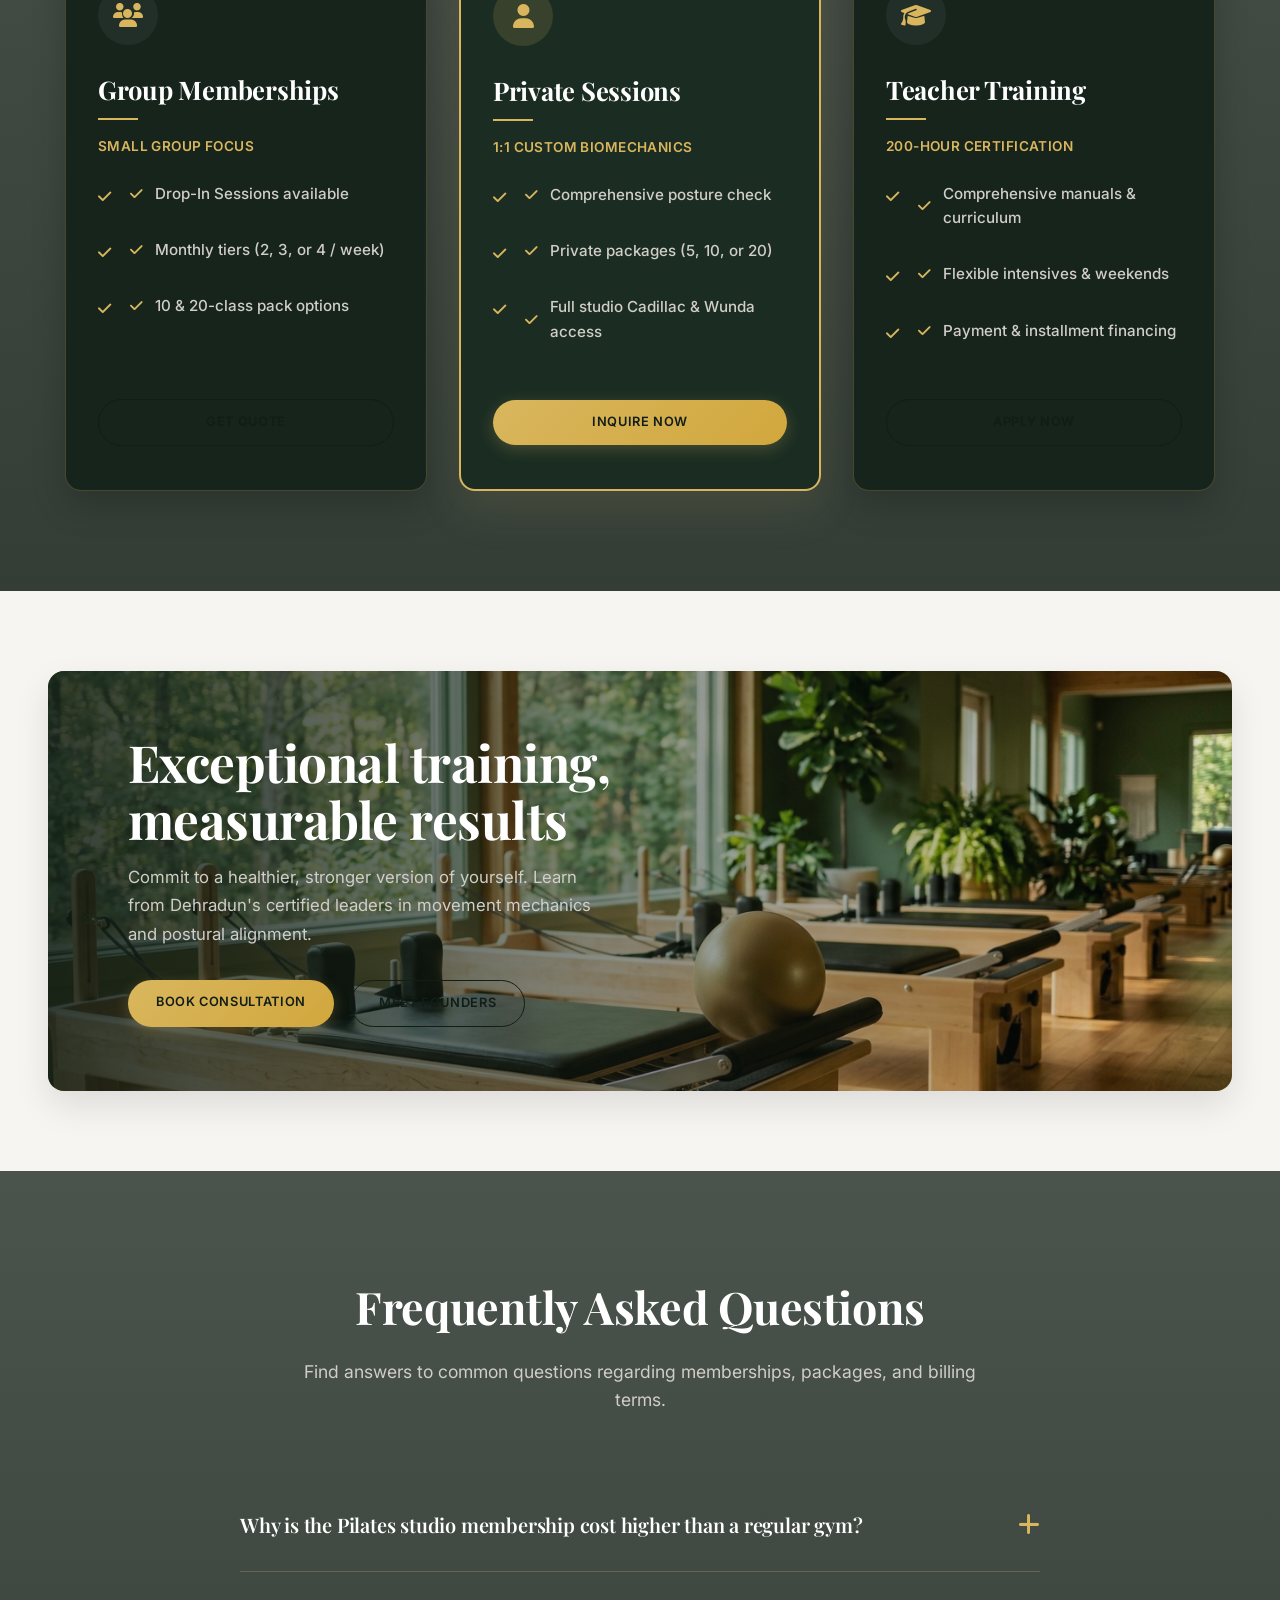
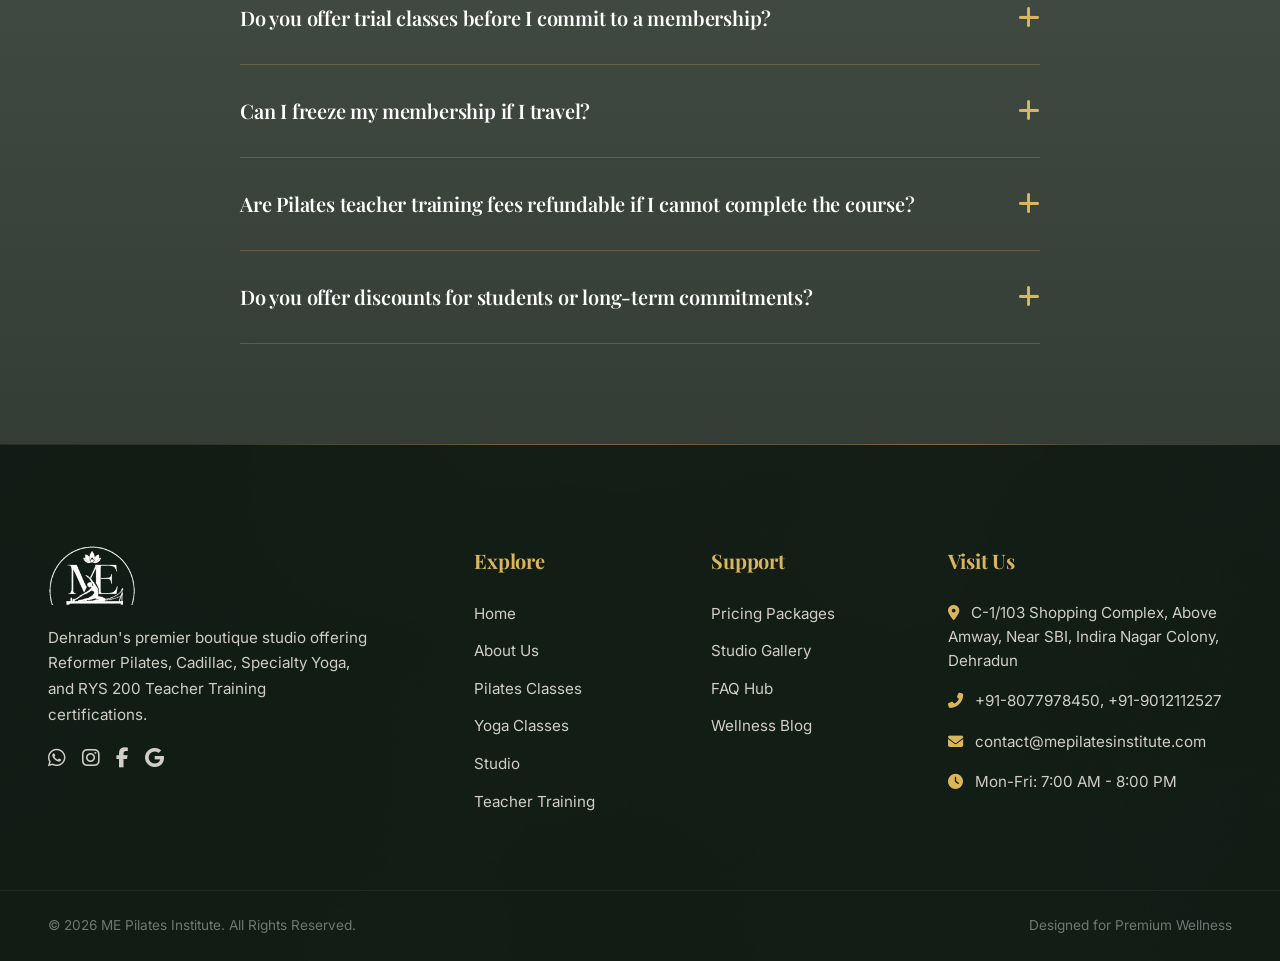
<file: pricing.html>
<!DOCTYPE html>
<html lang="en">
<head>
    <meta charset="UTF-8">
    <meta name="viewport" content="width=device-width, initial-scale=1.0">
    <title>Pilates Class Prices & Memberships | ME Pilates Dehradun</title>
    <meta name="description" content="View membership tiers, drop-in rates, and teacher training tuition at ME Pilates Institute. Invest in your health with Dehradun's best Pilates packages.">
    <link rel="icon" type="image/png" href="favicon.png">
    
    <script type="application/ld+json">
    {
      "@context": "https://schema.org",
      "@type": "WebPage",
      "@id": "https://mepilatesinstitute.com/pricing.html#webpage",
      "url": "https://mepilatesinstitute.com/pricing.html",
      "name": "Pilates Class Prices & Memberships | ME Pilates Dehradun",
      "description": "View membership tiers, drop-in rates, and teacher training tuition at ME Pilates Institute. Invest in your health with Dehradun's best Pilates packages.",
      "isPartOf": {
        "@id": "https://mepilatesinstitute.com/#website"
      },
      "breadcrumb": {
        "@id": "https://mepilatesinstitute.com/pricing.html#breadcrumb"
      }
    }
    </script>
    
    <link rel="stylesheet" href="css/style.css">
    <link rel="stylesheet" href="https://cdnjs.cloudflare.com/ajax/libs/font-awesome/6.4.0/css/all.min.css">
    <link href="https://fonts.googleapis.com/css2?family=Playfair+Display:ital,wght@0,400..900;1,400..900&family=Inter:wght@300;400;500;600;700&display=swap" rel="stylesheet">
</head>
<body>
    
    <!-- Premium Navigation Header -->
        <header class="site-header">
        <div class="site-top-bar">
            <div class="container top-bar-container">
                <div class="top-bar-contact">
                    <a href="tel:+918077978450"><i class="fas fa-phone-alt"></i> +91-8077978450</a>
                    <a href="mailto:contact@mepilatesinstitute.com"><i class="fas fa-envelope"></i> contact@mepilatesinstitute.com</a>
                </div>
                <div class="top-bar-socials">
                    <a href="https://wa.me/918077978450" target="_blank" title="WhatsApp"><i class="fab fa-whatsapp"></i></a>
                    <a href="https://www.instagram.com/mepilatesinstitute?igsh=MW95dHBjYW1nZ3gxcA==" target="_blank" title="Instagram"><i class="fab fa-instagram"></i></a>
                    <a href="https://www.facebook.com/share/19SUEZdyGA/" target="_blank" title="Facebook"><i class="fab fa-facebook-f"></i></a>
                    <a href="https://share.google/hC6mRgUnRWeRK9oWT" target="_blank" title="Google Business"><i class="fab fa-google"></i></a>
                </div>
            </div>
        </div>
        <div class="container nav-container">
            <a href="index.html" class="logo-wrapper">
                <img src="assets/images/logo.png" alt="ME Pilates Institute Logo" class="logo-image">
            </a>
            <nav class="site-nav">
                <ul class="nav-list">
                    <li><a href="index.html">Home</a></li>
                    <li><a href="about-us.html">About</a></li>
                    <li><a href="pilates-studio-dehradun.html">Studio</a></li>
                    <li><a href="pilates-classes-dehradun.html">Pilates Classes</a></li><li><a href="yoga-classes-dehradun.html">Yoga Classes</a></li>
                    <li><a href="pilates-teacher-training-dehradun.html">Teacher Training</a></li>
                    <li><a href="pricing.html" class="active">Pricing</a></li>
                    <li><a href="gallery.html">Gallery</a></li>
                    <li><a href="contact-us.html" class="btn btn-secondary">Contact Us</a></li>
                </ul>
            </nav>
            <button class="mobile-menu-toggle" aria-label="Toggle Navigation">
                <span class="hamburger-bar"></span>
                <span class="hamburger-bar"></span>
                <span class="hamburger-bar"></span>
            </button>
        </div>
    </header>

    <main class="main-content">
        
        <!-- Subpage Hero Section -->
        <section class="hero-section" style="background-image: url('assets/images/studio_hero.jpg'); min-height: 50vh; padding-top: 140px; padding-bottom: 60px;">
            <div class="container" style="position: relative; z-index: 2; text-align: center;">
                <h1 style="color: var(--color-white); font-size: 3.5rem; line-height: 1.1;">Memberships &amp; <span>Pricing</span></h1>
                <p style="color: var(--color-light-text); font-size: 1.1rem; max-width: 600px; margin: 20px auto 0 auto; font-family: var(--font-body);">Invest in precision movement, structural alignment, and physical longevity.</p>
            </div>
        </section>

        <!-- Intro Section (SS2 Split Style) -->
        <section class="section-padding" style="background-color: var(--color-white);">
            <div class="container feature-split-layout">
                <div class="split-text-container">
                    <h2>Investing in Your Physical Health</h2>
                    <p>Investing in your physical health at ME Pilates Institute is an investment in longevity, strength, and expert guidance. We offer straightforward, transparent pricing structures for our group classes, private sessions, and professional certification programs, ensuring you find the right commitment level for your goals.</p>
                    
                    <div style="margin-top: 24px;">
                        <h3 style="margin-bottom: 12px; font-size: 1.3rem;">How much does a premium Pilates practice cost?</h3>
                        <p style="font-size: 0.95rem; color: var(--color-green-light);">The Pilates classes price in Dehradun reflects the quality of instruction and the state-of-the-art equipment utilized in our studio. Unlike standard gym memberships, our pricing encompasses small class sizes, personalized form correction from 500-hour Yoga Alliance certified instructors, and access to premium apparatus like the Reformer and Cadillac.</p>
                    </div>
                </div>
                <div class="split-image-container">
                    <img src="assets/images/reformer_pilates.jpg" alt="Reformer Pilates workout in progress at ME Pilates">
                </div>
            </div>
        </section>

        <!-- Pricing Tiers Grid (SS2 Glass Card Grid) -->
        <section class="section-padding section-dark section-dark-bg" style="background-image: url('assets/images/classes_hero.jpg');">
            <div class="container">
                <div class="section-header">
                    <h2>Our Packages &amp; Investment Options</h2>
                    <p>Find the optimal commitment level for your practice, rehabilitation, or professional credentials.</p>
                </div>
                
                <div class="pricing-grid">
                    <!-- Card 1 -->
                    <div class="pricing-card">
                        <div class="card-icon"><i class="fas fa-users"></i></div>
                        <h3>Group Memberships</h3>
                        <div class="power-card-divider"></div>
                        <p>Small Group Focus</p>
                        <ul class="highlight-list">
                            <li><i class="fas fa-check"></i> Drop-In Sessions available</li>
                            <li><i class="fas fa-check"></i> Monthly tiers (2, 3, or 4 / week)</li>
                            <li><i class="fas fa-check"></i> 10 &amp; 20-class pack options</li>
                        </ul>
                        <a href="contact-us.html#enquiry" class="btn btn-secondary" style="width: 100%; text-align: center;">Get Quote</a>
                    </div>
                    
                    <!-- Card 2 (Featured) -->
                    <div class="pricing-card featured">
                        <div class="card-icon"><i class="fas fa-user"></i></div>
                        <h3>Private Sessions</h3>
                        <div class="power-card-divider"></div>
                        <p>1:1 Custom Biomechanics</p>
                        <ul class="highlight-list">
                            <li><i class="fas fa-check"></i> Comprehensive posture check</li>
                            <li><i class="fas fa-check"></i> Private packages (5, 10, or 20)</li>
                            <li><i class="fas fa-check"></i> Full studio Cadillac &amp; Wunda access</li>
                        </ul>
                        <a href="contact-us.html#enquiry" class="btn btn-primary" style="width: 100%; text-align: center;">Inquire Now</a>
                    </div>
                    
                    <!-- Card 3 -->
                    <div class="pricing-card">
                        <div class="card-icon"><i class="fas fa-graduation-cap"></i></div>
                        <h3>Teacher Training</h3>
                        <div class="power-card-divider"></div>
                        <p>200-Hour Certification</p>
                        <ul class="highlight-list">
                            <li><i class="fas fa-check"></i> Comprehensive manuals &amp; curriculum</li>
                            <li><i class="fas fa-check"></i> Flexible intensives &amp; weekends</li>
                            <li><i class="fas fa-check"></i> Payment &amp; installment financing</li>
                        </ul>
                        <a href="contact-us.html#enquiry" class="btn btn-secondary" style="width: 100%; text-align: center;">Apply Now</a>
                    </div>
                </div>
            </div>
        </section>

        <!-- Feature Banner (SS3 Style) -->
        <section class="container">
            <div class="promo-banner" style="background-image: url('assets/images/classes_hero.jpg');">
                <div class="promo-banner-content">
                    <h2>Exceptional training, <br>measurable results</h2>
                    <p>Commit to a healthier, stronger version of yourself. Learn from Dehradun's certified leaders in movement mechanics and postural alignment.</p>
                    <div class="promo-btn-container">
                        <a href="contact-us.html#enquiry" class="btn btn-primary">Book Consultation</a>
                        <a href="about-us.html" class="btn btn-secondary">Meet Founders</a>
                    </div>
                </div>
            </div>
        </section>

        <!-- FAQ Section -->
        <section class="section-padding section-dark section-dark-bg" style="background-image: url('assets/images/footer_bg.jpg');">
            <div class="container">
                <div class="section-header">
                    <h2>Frequently Asked Questions</h2>
                    <p>Find answers to common questions regarding memberships, packages, and billing terms.</p>
                </div>
                
                <div class="faq-accordion">
                    <div class="faq-item">
                        <button class="faq-trigger">
                            <h3>Why is the Pilates studio membership cost higher than a regular gym?</h3>
                            <span class="faq-icon"><i class="fas fa-plus"></i></span>
                        </button>
                        <div class="faq-content">
                            <p>Our pricing reflects the highly specialized nature of the equipment and the extensive expertise of our instructors. You are paying for a clinical level of attention in small groups, preventing injury and ensuring rapid, measurable progress that a generic gym floor cannot provide.</p>
                        </div>
                    </div>
                    
                    <div class="faq-item">
                        <button class="faq-trigger">
                            <h3>Do you offer trial classes before I commit to a membership?</h3>
                            <span class="faq-icon"><i class="fas fa-plus"></i></span>
                        </button>
                        <div class="faq-content">
                            <p>We recommend booking a single Drop-In class or an introductory Private Session to experience the studio, the equipment, and our teaching methodology before committing to a larger package.</p>
                        </div>
                    </div>
                    
                    <div class="faq-item">
                        <button class="faq-trigger">
                            <h3>Can I freeze my membership if I travel?</h3>
                            <span class="faq-icon"><i class="fas fa-plus"></i></span>
                        </button>
                        <div class="faq-content">
                            <p>Yes, monthly memberships and class packs can be frozen for documented medical reasons or extended travel. Please refer to our studio policies for the exact notice period required to process a freeze [CLIENT TO CONFIRM].</p>
                        </div>
                    </div>
                    
                    <div class="faq-item">
                        <button class="faq-trigger">
                            <h3>Are Pilates teacher training fees refundable if I cannot complete the course?</h3>
                            <span class="faq-icon"><i class="fas fa-plus"></i></span>
                        </button>
                        <div class="faq-content">
                            <p>Teacher training tuition is non-refundable once the course materials have been distributed and the program has commenced. However, if an emergency occurs, we can defer your enrollment to the next available training cohort.</p>
                        </div>
                    </div>
                    
                    <div class="faq-item">
                        <button class="faq-trigger">
                            <h3>Do you offer discounts for students or long-term commitments?</h3>
                            <span class="faq-icon"><i class="fas fa-plus"></i></span>
                        </button>
                        <div class="faq-content">
                            <p>We occasionally offer promotions and do provide preferred pricing for clients who commit to 6-month or 12-month membership tiers. Contact our reception to discuss the best package for your budget.</p>
                        </div>
                    </div>
                </div>
            </div>
        </section>

    </main>

    <!-- Footer -->
    <footer class="site-footer">
        <div class="container footer-container">
            <div class="footer-brand">
                <img src="assets/images/logo.png" alt="ME Pilates Institute Logo" class="footer-logo" style="height: 60px; width: auto; margin-bottom: 20px; filter: brightness(0) invert(1);">
                <p>Dehradun's premier boutique studio offering Reformer Pilates, Cadillac, Specialty Yoga, and RYS 200 Teacher Training certifications.</p>
                <div class="footer-socials">
                    <a href="https://wa.me/918077978450" target="_blank" title="WhatsApp"><i class="fab fa-whatsapp"></i></a>
                    <a href="https://www.instagram.com/mepilatesinstitute?igsh=MW95dHBjYW1nZ3gxcA==" target="_blank" title="Instagram"><i class="fab fa-instagram"></i></a>
                    <a href="https://www.facebook.com/share/19SUEZdyGA/" target="_blank" title="Facebook"><i class="fab fa-facebook-f"></i></a>
                    <a href="https://share.google/hC6mRgUnRWeRK9oWT" target="_blank" title="Google Business"><i class="fab fa-google"></i></a>
                </div>
            </div>
            
            <div class="footer-links">
                <h4>Explore</h4>
                <ul>
                    <li><a href="index.html">Home</a></li>
                    <li><a href="about-us.html">About Us</a></li>
                    <li><a href="pilates-classes-dehradun.html">Pilates Classes</a></li><li><a href="yoga-classes-dehradun.html">Yoga Classes</a></li>
                    <li><a href="pilates-studio-dehradun.html">Studio</a></li>
                    <li><a href="pilates-teacher-training-dehradun.html">Teacher Training</a></li>
                </ul>
            </div>

            <div class="footer-links">
                <h4>Support</h4>
                <ul>
                    <li><a href="pricing.html">Pricing Packages</a></li>
                    <li><a href="gallery.html">Studio Gallery</a></li>
                    <li><a href="faq.html">FAQ Hub</a></li>
                    <li><a href="blog.html">Wellness Blog</a></li>
                </ul>
            </div>
            
            <div class="footer-contact">
                <h4>Visit Us</h4>
                <p><i class="fas fa-map-marker-alt" style="color: var(--color-gold); margin-right: 8px;"></i> C-1/103 Shopping Complex, Above Amway, Near SBI, Indira Nagar Colony, Dehradun</p>
                <p><i class="fas fa-phone-alt" style="color: var(--color-gold); margin-right: 8px;"></i> +91-8077978450, +91-9012112527</p>
                <p><i class="fas fa-envelope" style="color: var(--color-gold); margin-right: 8px;"></i> contact@mepilatesinstitute.com</p>
                <p><i class="fas fa-clock" style="color: var(--color-gold); margin-right: 8px;"></i> Mon-Fri: 7:00 AM - 8:00 PM</p>
            </div>
        </div>
        
        <div class="container footer-bottom">
            <p>&copy; 2026 ME Pilates Institute. All Rights Reserved.</p>
            <p>Designed for Premium Wellness</p>
        </div>
    </footer>

    <!-- Floating Contact Sidebar -->
    <div class="floating-contact-bar">
        <a href="https://wa.me/918077978450" target="_blank" class="contact-btn whatsapp" title="Chat on WhatsApp">
            <i class="fab fa-whatsapp"></i>
        </a>
        <a href="https://www.instagram.com/mepilatesinstitute?igsh=MW95dHBjYW1nZ3gxcA==" target="_blank" class="contact-btn instagram" title="Follow on Instagram">
            <i class="fab fa-instagram"></i>
        </a>
        <a href="tel:+918077978450" class="contact-btn phone" title="Call Us">
            <i class="fas fa-phone-alt"></i>
        </a>
    </div>

    <script src="js/main.js"></script>
</body>
</html>
</file>
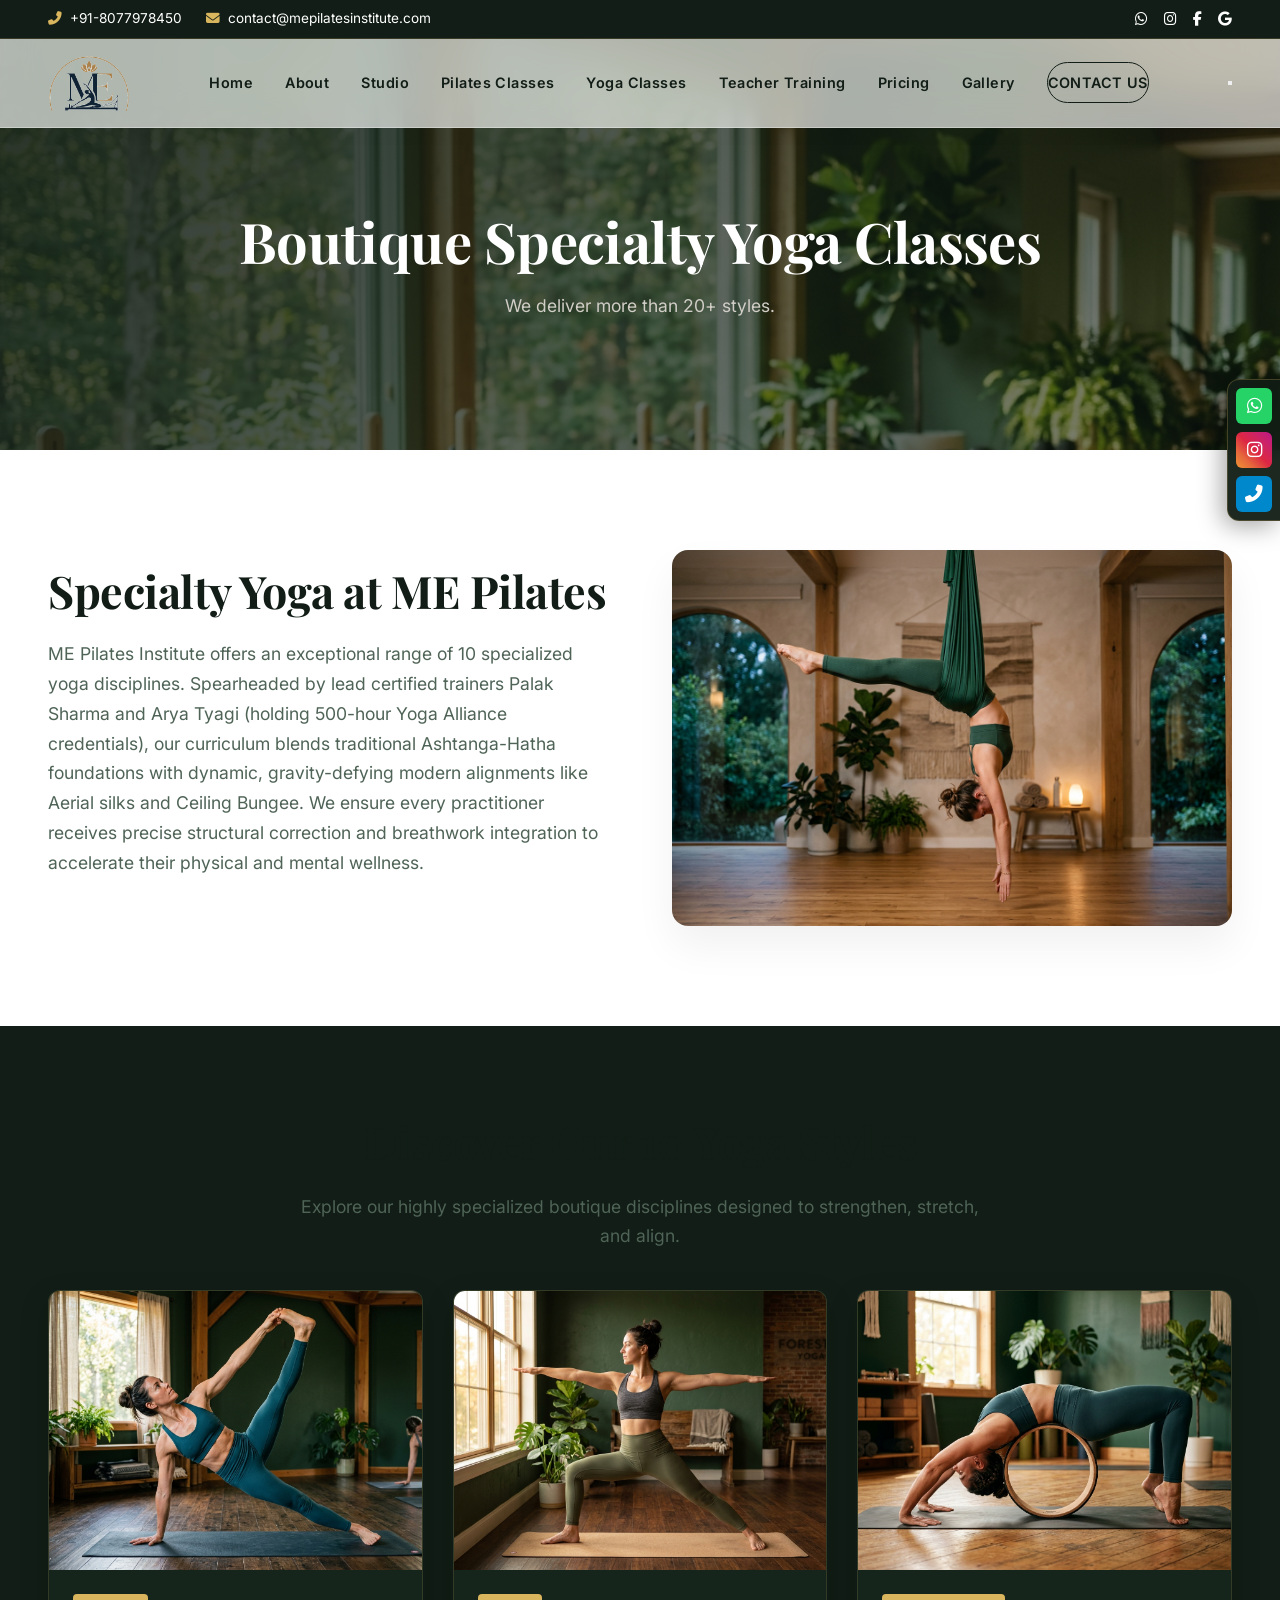
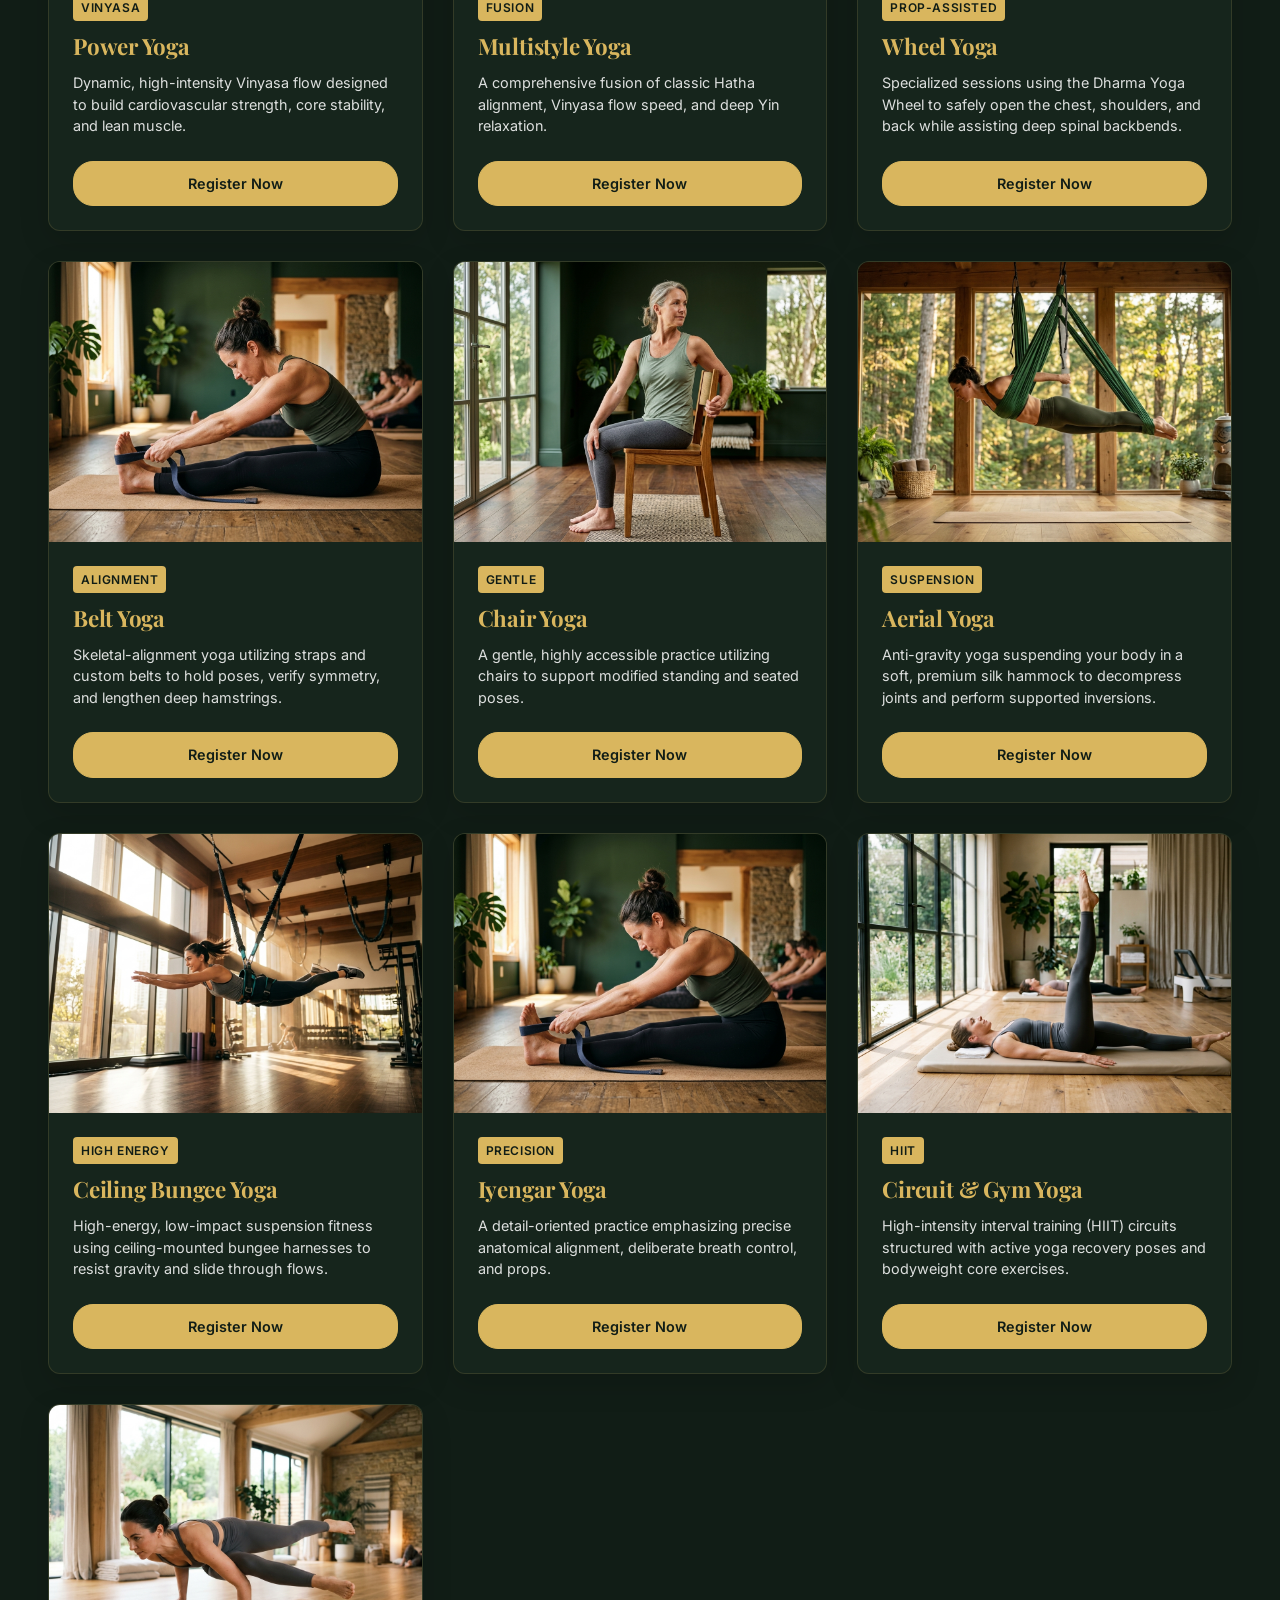
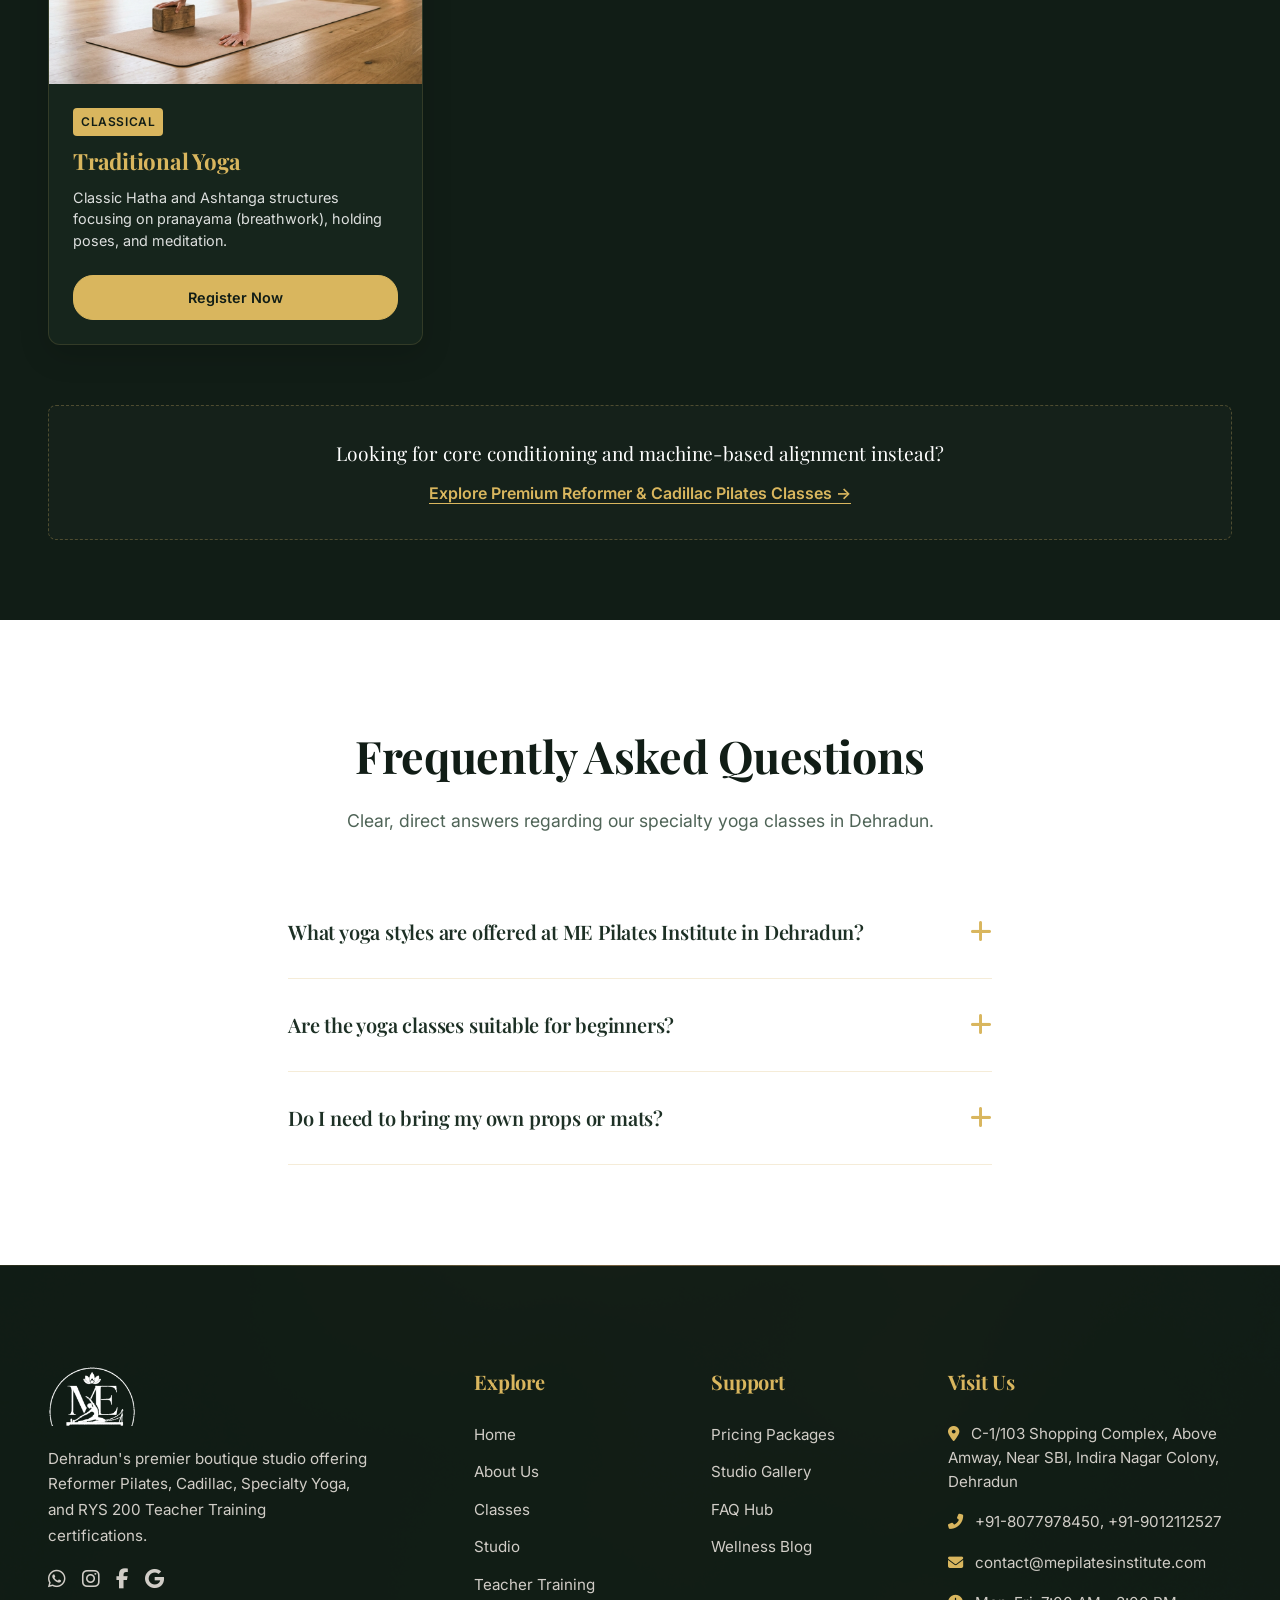
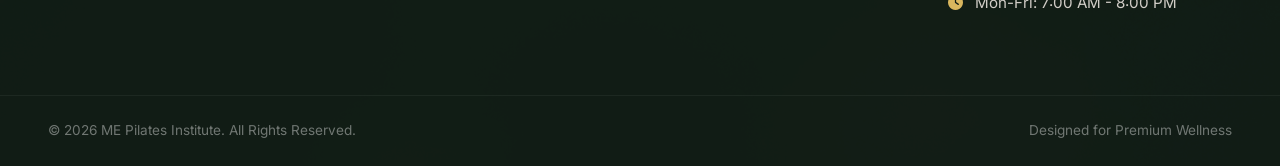
<file: yoga-classes-dehradun.html>
<!DOCTYPE html>
<html lang="en">
<head>
    <meta charset="UTF-8">
    <meta name="viewport" content="width=device-width, initial-scale=1.0">
    <title>Boutique Specialty Yoga Classes Dehradun | Aerial & Bungee</title>
    <meta name="description" content="Explore our 10 specialty yoga styles in Dehradun. Practice Aerial Yoga, Ceiling Bungee Yoga, Power Yoga, and traditional alignment-based practices with lead teachers Palak & Arya.">
    <link rel="icon" type="image/png" href="favicon.png">
    
        <script type="application/ld+json">
    {
      "@context": "https://schema.org",
      "@type": "WebPage",
      "@id": "https://mepilatesinstitute.com/yoga-classes-dehradun.html#webpage",
      "url": "https://mepilatesinstitute.com/yoga-classes-dehradun.html",
      "name": "Boutique Specialty Yoga Classes Dehradun | Aerial & Bungee",
      "description": "Explore our 10 specialty yoga styles in Dehradun. Practice Aerial Yoga, Ceiling Bungee Yoga, Power Yoga, and traditional alignment-based practices with lead teachers Palak & Arya.",
      "isPartOf": {
        "@id": "https://mepilatesinstitute.com/#website"
      },
      "breadcrumb": {
        "@id": "https://mepilatesinstitute.com/yoga-classes-dehradun.html#breadcrumb"
      }
    }
    </script>
    
    <link rel="stylesheet" href="css/style.css">
    <link rel="stylesheet" href="https://cdnjs.cloudflare.com/ajax/libs/font-awesome/6.4.0/css/all.min.css">
    <link href="https://fonts.googleapis.com/css2?family=Playfair+Display:ital,wght@0,400..900;1,400..900&family=Inter:wght@300;400;500;600;700&display=swap" rel="stylesheet">
</head>
<body>
    
    <!-- Premium Navigation Header -->
        <header class="site-header">
        <div class="site-top-bar">
            <div class="container top-bar-container">
                <div class="top-bar-contact">
                    <a href="tel:+918077978450"><i class="fas fa-phone-alt"></i> +91-8077978450</a>
                    <a href="mailto:contact@mepilatesinstitute.com"><i class="fas fa-envelope"></i> contact@mepilatesinstitute.com</a>
                </div>
                <div class="top-bar-socials">
                    <a href="https://wa.me/918077978450" target="_blank" title="WhatsApp"><i class="fab fa-whatsapp"></i></a>
                    <a href="https://www.instagram.com/mepilatesinstitute?igsh=MW95dHBjYW1nZ3gxcA==" target="_blank" title="Instagram"><i class="fab fa-instagram"></i></a>
                    <a href="https://www.facebook.com/share/19SUEZdyGA/" target="_blank" title="Facebook"><i class="fab fa-facebook-f"></i></a>
                    <a href="https://share.google/hC6mRgUnRWeRK9oWT" target="_blank" title="Google Business"><i class="fab fa-google"></i></a>
                </div>
            </div>
        </div>
        <div class="container nav-container">
            <a href="index.html" class="logo-wrapper">
                <img src="assets/images/logo.png" alt="ME Pilates Institute Logo" class="logo-image">
            </a>
            <nav class="site-nav">
                <ul class="nav-list">
                    <li><a href="index.html">Home</a></li>
                    <li><a href="about-us.html">About</a></li>
                    <li><a href="pilates-studio-dehradun.html">Studio</a></li>
                    <li><a href="pilates-classes-dehradun.html">Pilates Classes</a></li><li><a href="yoga-classes-dehradun.html" class="active">Yoga Classes</a></li>
                    <li><a href="pilates-teacher-training-dehradun.html">Teacher Training</a></li>
                    <li><a href="pricing.html">Pricing</a></li>
                    <li><a href="gallery.html">Gallery</a></li>
                    <li><a href="contact-us.html" class="btn btn-secondary">Contact Us</a></li>
                </ul>
            </nav>
            <button class="mobile-menu-toggle" aria-label="Toggle Navigation">
                <span class="hamburger-bar"></span>
                <span class="hamburger-bar"></span>
                <span class="hamburger-bar"></span>
            </button>
        </div>
    </header>

    <main class="main-content">
        
                <!-- Subpage Hero Section -->
        <section class="hero-section" style="background-image: url('assets/images/classes_hero.jpg'); min-height: 50vh; padding-top: 140px; padding-bottom: 60px;">
            <div class="container" style="position: relative; z-index: 2; text-align: center;">
                <h1 style="color: var(--color-white); font-size: 3.5rem; line-height: 1.1;">Boutique Specialty <span>Yoga Classes</span></h1>
                <p style="color: var(--color-light-text); font-size: 1.1rem; max-width: 600px; margin: 20px auto 0 auto; font-family: var(--font-body);">We deliver more than 20+ styles.</p>
            </div>
        </section>

                <!-- Intro / Goal Selection Section -->
        <section class="section-padding" style="background-color: var(--color-white);">
            <div class="container feature-split-layout">
                <div class="split-text-container">
                    <h2>Specialty Yoga at ME Pilates</h2>
                    <p>ME Pilates Institute offers an exceptional range of 10 specialized yoga disciplines. Spearheaded by lead certified trainers Palak Sharma and Arya Tyagi (holding 500-hour Yoga Alliance credentials), our curriculum blends traditional Ashtanga-Hatha foundations with dynamic, gravity-defying modern alignments like Aerial silks and Ceiling Bungee. We ensure every practitioner receives precise structural correction and breathwork integration to accelerate their physical and mental wellness.</p>
                </div>
                <div class="split-image-container">
                    <img src="assets/images/aerial_yoga.jpg" alt="Client practicing Aerial Yoga suspension pose at ME Pilates Dehradun">
                </div>
            </div>
        </section>

                <!-- Core Classes Grid (SS2 Style) -->
        <section class="classes-grid-section dark">
            <div class="container">
                <div class="section-header" style="text-align: center; margin-bottom: 40px;">
                    <h2>Discover Our 10 Yoga Styles</h2>
                    <p>Explore our highly specialized boutique disciplines designed to strengthen, stretch, and align.</p>
                </div>
                
                
                <div class="classes-card-grid">
                    <!-- Card 1 -->
                    <article class="style-card">
                        <div class="style-card-image-wrapper">
                            <img src="assets/images/yoga_power.png" alt="Client practicing Power Yoga at ME Pilates" loading="lazy">
                        </div>
                        <div class="style-card-content">
                            <span class="style-card-badge">Vinyasa</span>
                            <h3>Power Yoga</h3>
                            <p>Dynamic, high-intensity Vinyasa flow designed to build cardiovascular strength, core stability, and lean muscle.</p>
                            <a href="index.html?interest=power_yoga#enquiry" class="btn-card">Register Now</a>
                        </div>
                    </article>
                    
                    <!-- Card 2 -->
                    <article class="style-card">
                        <div class="style-card-image-wrapper">
                            <img src="assets/images/yoga_multistyle.png" alt="Practitioner doing Multistyle Yoga class in Dehradun" loading="lazy">
                        </div>
                        <div class="style-card-content">
                            <span class="style-card-badge">Fusion</span>
                            <h3>Multistyle Yoga</h3>
                            <p>A comprehensive fusion of classic Hatha alignment, Vinyasa flow speed, and deep Yin relaxation.</p>
                            <a href="index.html?interest=multistyle_yoga#enquiry" class="btn-card">Register Now</a>
                        </div>
                    </article>
                    
                    <!-- Card 3 -->
                    <article class="style-card">
                        <div class="style-card-image-wrapper">
                            <img src="assets/images/yoga_wheel.png" alt="Yoga backbend with Dharma Wheel at ME Pilates" loading="lazy">
                        </div>
                        <div class="style-card-content">
                            <span class="style-card-badge">Prop-Assisted</span>
                            <h3>Wheel Yoga</h3>
                            <p>Specialized sessions using the Dharma Yoga Wheel to safely open the chest, shoulders, and back while assisting deep spinal backbends.</p>
                            <a href="index.html?interest=wheel_yoga#enquiry" class="btn-card">Register Now</a>
                        </div>
                    </article>
                    
                    <!-- Card 4 -->
                    <article class="style-card">
                        <div class="style-card-image-wrapper">
                            <img src="assets/images/yoga_belt.png" alt="Belt assisted alignment yoga stretch" loading="lazy">
                        </div>
                        <div class="style-card-content">
                            <span class="style-card-badge">Alignment</span>
                            <h3>Belt Yoga</h3>
                            <p>Skeletal-alignment yoga utilizing straps and custom belts to hold poses, verify symmetry, and lengthen deep hamstrings.</p>
                            <a href="index.html?interest=belt_yoga#enquiry" class="btn-card">Register Now</a>
                        </div>
                    </article>
                    
                    <!-- Card 5 -->
                    <article class="style-card">
                        <div class="style-card-image-wrapper">
                            <img src="assets/images/yoga_chair.png" alt="Gentle Chair Yoga class for rehab" loading="lazy">
                        </div>
                        <div class="style-card-content">
                            <span class="style-card-badge">Gentle</span>
                            <h3>Chair Yoga</h3>
                            <p>A gentle, highly accessible practice utilizing chairs to support modified standing and seated poses.</p>
                            <a href="index.html?interest=chair_yoga#enquiry" class="btn-card">Register Now</a>
                        </div>
                    </article>
                    
                    <!-- Card 6 -->
                    <article class="style-card">
                        <div class="style-card-image-wrapper">
                            <img src="assets/images/yoga_aerial.png" alt="Client suspended in Aerial Yoga silk hammock" loading="lazy">
                        </div>
                        <div class="style-card-content">
                            <span class="style-card-badge">Suspension</span>
                            <h3>Aerial Yoga</h3>
                            <p>Anti-gravity yoga suspending your body in a soft, premium silk hammock to decompress joints and perform supported inversions.</p>
                            <a href="index.html?interest=aerial_yoga#enquiry" class="btn-card">Register Now</a>
                        </div>
                    </article>
                    
                    <!-- Card 7 -->
                    <article class="style-card">
                        <div class="style-card-image-wrapper">
                            <img src="assets/images/yoga_bungee.png" alt="Ceiling Bungee fitness action class" loading="lazy">
                        </div>
                        <div class="style-card-content">
                            <span class="style-card-badge">High Energy</span>
                            <h3>Ceiling Bungee Yoga</h3>
                            <p>High-energy, low-impact suspension fitness using ceiling-mounted bungee harnesses to resist gravity and slide through flows.</p>
                            <a href="index.html?interest=bungee_yoga#enquiry" class="btn-card">Register Now</a>
                        </div>
                    </article>
                    
                    <!-- Card 8 -->
                    <article class="style-card">
                        <div class="style-card-image-wrapper">
                            <img src="assets/images/yoga_iyengar.png" alt="Precise Iyengar yoga block alignment" loading="lazy">
                        </div>
                        <div class="style-card-content">
                            <span class="style-card-badge">Precision</span>
                            <h3>Iyengar Yoga</h3>
                            <p>A detail-oriented practice emphasizing precise anatomical alignment, deliberate breath control, and props.</p>
                            <a href="index.html?interest=iyengar_yoga#enquiry" class="btn-card">Register Now</a>
                        </div>
                    </article>
                    
                    <!-- Card 9 -->
                    <article class="style-card">
                        <div class="style-card-image-wrapper">
                            <img src="assets/images/yoga_circuit.png" alt="HIIT circuit yoga posture hold" loading="lazy">
                        </div>
                        <div class="style-card-content">
                            <span class="style-card-badge">HIIT</span>
                            <h3>Circuit & Gym Yoga</h3>
                            <p>High-intensity interval training (HIIT) circuits structured with active yoga recovery poses and bodyweight core exercises.</p>
                            <a href="index.html?interest=circuit_yoga#enquiry" class="btn-card">Register Now</a>
                        </div>
                    </article>
                    
                    <!-- Card 10 -->
                    <article class="style-card">
                        <div class="style-card-image-wrapper">
                            <img src="assets/images/yoga_traditional.png" alt="Traditional Hatha yoga seated meditation" loading="lazy">
                        </div>
                        <div class="style-card-content">
                            <span class="style-card-badge">Classical</span>
                            <h3>Traditional Yoga</h3>
                            <p>Classic Hatha and Ashtanga structures focusing on pranayama (breathwork), holding poses, and meditation.</p>
                            <a href="index.html?interest=traditional_yoga#enquiry" class="btn-card">Register Now</a>
                        </div>
                    </article>
                </div>

                
                <div class="classes-cross-link">
                    <p>Looking for core conditioning and machine-based alignment instead?</p>
                    <a href="pilates-classes-dehradun.html">Explore Premium Reformer & Cadillac Pilates Classes &rarr;</a>
                </div>
            </div>
        </section>

                <!-- FAQ Section -->
        <section class="section-padding" style="background-color: var(--color-white);">
            <div class="container" style="max-width: 800px;">
                <div class="section-header" style="text-align: center; margin-bottom: 50px;">
                    <h2>Frequently Asked Questions</h2>
                    <p>Clear, direct answers regarding our specialty yoga classes in Dehradun.</p>
                </div>
                
                <div class="faq-container">
                    <div class="faq-item">
                        <button class="faq-trigger">
                            <h3>What yoga styles are offered at ME Pilates Institute in Dehradun?</h3>
                            <span class="faq-icon"><i class="fas fa-plus"></i></span>
                        </button>
                        <div class="faq-content">
                            <p>We offer exactly 10 distinct yoga disciplines, led by 500-hour Yoga Alliance certified lead trainers Palak and Arya:</p>
                            <ul style="margin-left: 20px; margin-top: 10px; line-height: 1.6;">
                                <li><strong>Power Yoga</strong>: High-energy athletic Vinyasa flow</li>
                                <li><strong>Multistyle Yoga</strong>: Fusion of Hatha, Vinyasa, and Yin yoga</li>
                                <li><strong>Wheel Yoga</strong>: Deep spine openings using Dharma Wheel props</li>
                                <li><strong>Belt Yoga</strong>: Belt-assisted stretching for alignment</li>
                                <li><strong>Chair Yoga</strong>: Seated modifications for injury rehab</li>
                                <li><strong>Aerial Yoga</strong>: Gravity-defying silk suspension</li>
                                <li><strong>Ceiling Bungee Yoga</strong>: Zero-impact joint-friendly bungees</li>
                                <li><strong>Iyengar Yoga</strong>: Detail-oriented posture alignment</li>
                                <li><strong>Circuit & Gym Yoga</strong>: HIIT circuit active bodyweight holds</li>
                                <li><strong>Traditional Yoga</strong>: Breathwork, Hatha posture holds, and meditation</li>
                            </ul>
                        </div>
                    </div>

                    <div class="faq-item">
                        <button class="faq-trigger">
                            <h3>Are the yoga classes suitable for beginners?</h3>
                            <span class="faq-icon"><i class="fas fa-plus"></i></span>
                        </button>
                        <div class="faq-content">
                            <p>Yes, absolutely. Poses are structured with regression and progression levels. Classes like Chair, Traditional, and Belt Yoga are exceptionally welcoming for beginners, while classes like Power and Circuit Yoga offer challenging progressions for advanced practitioners.</p>
                        </div>
                    </div>

                    <div class="faq-item">
                        <button class="faq-trigger">
                            <h3>Do I need to bring my own props or mats?</h3>
                            <span class="faq-icon"><i class="fas fa-plus"></i></span>
                        </button>
                        <div class="faq-content">
                            <p>No, we provide all high-end props, including alignment belts, Dharma wheels, blocks, mats, and the specialized Aerial suspension silks and Bungee harnesses, fully cleaned and sanitized after every session.</p>
                        </div>
                    </div>
                </div>
            </div>
        </section>

    <!-- Footer -->
    <footer class="site-footer">
        <div class="container footer-container">
            <div class="footer-brand">
                <img src="assets/images/logo.png" alt="ME Pilates Institute Logo" class="footer-logo" style="height: 60px; width: auto; margin-bottom: 20px; filter: brightness(0) invert(1);">
                <p>Dehradun's premier boutique studio offering Reformer Pilates, Cadillac, Specialty Yoga, and RYS 200 Teacher Training certifications.</p>
                <div class="footer-socials">
                    <a href="https://wa.me/918077978450" target="_blank" title="WhatsApp"><i class="fab fa-whatsapp"></i></a>
                    <a href="https://www.instagram.com/mepilatesinstitute?igsh=MW95dHBjYW1nZ3gxcA==" target="_blank" title="Instagram"><i class="fab fa-instagram"></i></a>
                    <a href="https://www.facebook.com/share/19SUEZdyGA/" target="_blank" title="Facebook"><i class="fab fa-facebook-f"></i></a>
                    <a href="https://share.google/hC6mRgUnRWeRK9oWT" target="_blank" title="Google Business"><i class="fab fa-google"></i></a>
                </div>
            </div>
            
            <div class="footer-links">
                <h4>Explore</h4>
                <ul>
                    <li><a href="index.html">Home</a></li>
                    <li><a href="about-us.html">About Us</a></li>
                    <li><a href="pilates-classes-dehradun.html">Classes</a></li>
                    <li><a href="pilates-studio-dehradun.html">Studio</a></li>
                    <li><a href="pilates-teacher-training-dehradun.html">Teacher Training</a></li>
                </ul>
            </div>

            <div class="footer-links">
                <h4>Support</h4>
                <ul>
                    <li><a href="pricing.html">Pricing Packages</a></li>
                    <li><a href="gallery.html">Studio Gallery</a></li>
                    <li><a href="faq.html">FAQ Hub</a></li>
                    <li><a href="blog.html">Wellness Blog</a></li>
                </ul>
            </div>
            
            <div class="footer-contact">
                <h4>Visit Us</h4>
                <p><i class="fas fa-map-marker-alt" style="color: var(--color-gold); margin-right: 8px;"></i> C-1/103 Shopping Complex, Above Amway, Near SBI, Indira Nagar Colony, Dehradun</p>
                <p><i class="fas fa-phone-alt" style="color: var(--color-gold); margin-right: 8px;"></i> +91-8077978450, +91-9012112527</p>
                <p><i class="fas fa-envelope" style="color: var(--color-gold); margin-right: 8px;"></i> contact@mepilatesinstitute.com</p>
                <p><i class="fas fa-clock" style="color: var(--color-gold); margin-right: 8px;"></i> Mon-Fri: 7:00 AM - 8:00 PM</p>
            </div>
        </div>
        
        <div class="container footer-bottom">
            <p>&copy; 2026 ME Pilates Institute. All Rights Reserved.</p>
            <p>Designed for Premium Wellness</p>
        </div>
    </footer>

    <!-- Floating Contact Sidebar -->
    <div class="floating-contact-bar">
        <a href="https://wa.me/918077978450" target="_blank" class="contact-btn whatsapp" title="Chat on WhatsApp">
            <i class="fab fa-whatsapp"></i>
        </a>
        <a href="https://www.instagram.com/mepilatesinstitute?igsh=MW95dHBjYW1nZ3gxcA==" target="_blank" class="contact-btn instagram" title="Follow on Instagram">
            <i class="fab fa-instagram"></i>
        </a>
        <a href="tel:+918077978450" class="contact-btn phone" title="Call Us">
            <i class="fas fa-phone-alt"></i>
        </a>
    </div>

    <script src="js/main.js"></script>
</body>
</html>
</file>
<file: css/style.css>
/* ME Pilates Institute - Premium Modern Design System */

:root {
  /* HSL-based Color Palette */
  --color-green-dark: hsl(145, 25%, 9%);       /* Main dark color (Deep Forest) */
  --color-green-medium: hsl(145, 20%, 15%);   /* Medium forest accent */
  --color-green-light: hsl(145, 12%, 35%);    /* Soft sage green text */
  --color-gold: hsl(43, 62%, 61%);            /* Brushed Gold */
  --color-gold-hover: hsl(43, 62%, 50%);      /* Darker Gold on hover */
  --color-sand-bg: hsl(36, 25%, 96%);         /* Warm light background */
  --color-white: hsl(0, 0%, 100%);
  --color-dark-text: hsl(145, 25%, 15%);
  --color-light-text: hsl(35, 10%, 80%);
  
  /* Fonts - Premium Serif headings & Clean Sans-serif body */
  --font-headings: 'Playfair Display', serif;
  --font-body: 'Inter', sans-serif;
  
  /* Grids & Spacing */
  --container-width: 1600px;
  --base-spacing: 8px;
  
  /* Transitions */
  --transition-smooth: all 0.4s cubic-bezier(0.16, 1, 0.3, 1);
  --transition-fast: all 0.2s ease-in-out;
}

/* Global Reset */
* {
  margin: 0;
  padding: 0;
  box-sizing: border-box;
}

html {
  scroll-behavior: smooth;
  font-size: 16px;
}

body {
  font-family: var(--font-body);
  background-color: var(--color-sand-bg);
  color: var(--color-dark-text);
  line-height: 1.6;
  -webkit-font-smoothing: antialiased;
}

h1, h2, h3, h4 {
  font-family: var(--font-headings);
  font-weight: 700;
  letter-spacing: -0.01em;
  color: var(--color-green-dark);
}

a {
  text-decoration: none;
  color: inherit;
  transition: var(--transition-fast);
}

img {
  max-width: 100%;
  height: auto;
  display: block;
}

/* Container */
.container {
  width: 100%;
  max-width: var(--container-width);
  margin: 0 auto;
  padding: 0 48px;
}

/* --- Premium Sticky Header & Nav --- */
.site-header {
  position: fixed;
  top: 0;
  left: 0;
  right: 0;
  z-index: 1000;
  padding: 0; /* No padding on container itself */
  background-color: rgba(255, 255, 255, 0.65);
  backdrop-filter: blur(20px) saturate(180%);
  -webkit-backdrop-filter: blur(20px) saturate(180%);
  border-bottom: 1px solid rgba(255, 255, 255, 0.35);
  box-shadow: 0 4px 30px rgba(0, 0, 0, 0.02);
  transition: var(--transition-smooth);
}

/* Shrink header on scroll - support native scroll animations */
@supports ((animation-timeline: scroll()) and (animation-range: 0% 100%)) {
  @keyframes shrink-header {
    to {
      background-color: rgba(255, 255, 255, 0.85);
      border-bottom: 1px solid rgba(255, 255, 255, 0.55);
      box-shadow: 0 8px 32px 0 rgba(17, 29, 21, 0.04);
    }
  }
  @keyframes shrink-nav {
    to {
      padding-top: 10px;
      padding-bottom: 10px;
    }
  }
  @keyframes collapse-top-bar {
    to {
      height: 0;
      padding-top: 0;
      padding-bottom: 0;
      opacity: 0;
      border-bottom: none;
    }
  }
  
  .site-header {
    animation: shrink-header auto linear both;
    animation-timeline: scroll(block root);
    animation-range: 0px 100px;
  }
  .nav-container {
    animation: shrink-nav auto linear both;
    animation-timeline: scroll(block root);
    animation-range: 0px 100px;
  }
  .site-top-bar {
    animation: collapse-top-bar auto linear both;
    animation-timeline: scroll(block root);
    animation-range: 0px 50px;
  }
}

/* JS Fallback Class (Applied when scroll timeline isn't supported) */
.site-header.shrunk {
  padding: 0;
  background-color: rgba(255, 255, 255, 0.85);
  border-bottom: 1px solid rgba(255, 255, 255, 0.55);
  box-shadow: 0 8px 32px 0 rgba(17, 29, 21, 0.04);
}
.site-header.shrunk .nav-container {
  padding-top: 10px;
  padding-bottom: 10px;
}
.site-header.shrunk .site-top-bar {
  height: 0;
  padding: 0;
  opacity: 0;
  border-bottom: none;
  overflow: hidden;
}

.nav-container {
  display: flex;
  justify-content: space-between;
  align-items: center;
  padding-top: 16px;
  padding-bottom: 16px;
  transition: padding var(--transition-smooth);
}

/* Logo styling */
.logo-wrapper {
  display: flex;
  align-items: center;
}

.logo-image {
  height: 56px;
  width: auto;
  transition: var(--transition-smooth);
}

/* Shrink logo on scroll */
@supports ((animation-timeline: scroll()) and (animation-range: 0% 100%)) {
  @keyframes shrink-logo {
    to {
      height: 42px;
    }
  }
  .logo-image {
    animation: shrink-logo auto linear both;
    animation-timeline: scroll(block root);
    animation-range: 0px 100px;
  }
}

.site-header.shrunk .logo-image {
  height: 42px;
}

.site-nav {
  display: flex;
  align-items: center;
}

.nav-list {
  display: flex;
  list-style: none;
  gap: 32px;
  align-items: center;
}

.nav-list a {
  font-family: var(--font-body);
  font-weight: 600;
  font-size: 0.9rem;
  color: var(--color-green-dark);
  position: relative;
  padding: 8px 0;
  letter-spacing: 0.03em;
}

/* Hover sliding underline */
.nav-list a::after {
  content: '';
  position: absolute;
  bottom: 0;
  left: 0;
  width: 100%;
  height: 2px;
  background-color: var(--color-gold);
  transform: scaleX(0);
  transform-origin: right;
  transition: transform 0.3s cubic-bezier(0.16, 1, 0.3, 1);
}

.nav-list a:hover {
  color: var(--color-gold);
}

.nav-list a:hover::after {
  transform: scaleX(1);
  transform-origin: left;
}

/* --- Premium Buttons --- */
.btn {
  display: inline-block;
  padding: 12px 28px;
  font-family: var(--font-body);
  font-weight: 600;
  font-size: 0.8rem;
  text-transform: uppercase;
  letter-spacing: 0.05em;
  border-radius: 50px; /* Pill shape for premium feel */
  cursor: pointer;
  transition: var(--transition-smooth);
}

.btn-primary {
  background: linear-gradient(135deg, var(--color-gold) 0%, hsl(43, 62%, 53%) 100%);
  color: var(--color-green-dark);
  border: none;
  box-shadow: 0 4px 15px rgba(213, 178, 99, 0.25);
}

.btn-primary:hover {
  transform: translateY(-2px);
  box-shadow: 0 6px 20px rgba(213, 178, 99, 0.35);
  background: linear-gradient(135deg, hsl(43, 62%, 53%) 0%, var(--color-gold) 100%);
}

.btn-secondary {
  background: transparent;
  color: var(--color-green-dark);
  border: 1px solid var(--color-green-dark);
}

.btn-secondary:hover {
  background-color: var(--color-green-dark);
  color: var(--color-white);
  border-color: var(--color-green-dark);
  box-shadow: 0 4px 15px rgba(17, 29, 21, 0.15);
}

.btn-group {
  display: flex;
  gap: 16px;
  flex-wrap: wrap;
}

@media (max-width: 1024px) {
  .btn-group {
    justify-content: center;
  }
}

/* --- Hero Section & Floating Glass Form --- */
.hero-section {
  position: relative;
  min-height: 100vh;
  display: flex;
  align-items: center;
  background-image: url('../assets/images/hero_desktop.jpg');
  background-size: cover;
  background-position: center;
  background-attachment: fixed;
  padding-top: 120px;
  padding-bottom: 60px;
  overflow: hidden;
}

@media (max-width: 768px) {
  .hero-section {
    background-image: url('../assets/images/hero_mobile.jpg');
    background-attachment: scroll; /* Better scroll rendering on mobile */
  }
}

.hero-section::before {
  content: '';
  position: absolute;
  top: 0;
  left: 0;
  right: 0;
  bottom: 0;
  background: linear-gradient(135deg, rgba(17, 29, 21, 0.92) 0%, rgba(17, 29, 21, 0.5) 100%);
  z-index: 1;
}

.hero-grid {
  position: relative;
  z-index: 2;
  display: grid;
  grid-template-columns: 1fr 1fr;
  gap: 64px;
  align-items: center;
}

.hero-text-block {
  color: var(--color-white);
}

.hero-text-block h1 {
  color: var(--color-white);
  font-size: 3.8rem;
  line-height: 1.1;
  margin-bottom: 24px;
}

.hero-text-block h1 span {
  display: block;
  font-style: italic;
  font-weight: 400;
  color: var(--color-gold);
}

.hero-text-block p {
  font-size: 1.15rem;
  line-height: 1.7;
  color: var(--color-light-text);
  margin-bottom: 32px;
  max-width: 500px;
}

/* Glassmorphism Enquiry Card */
.glass-card {
  background: rgba(27, 42, 34, 0.75);
  backdrop-filter: blur(20px) saturate(180%);
  border: 1px solid rgba(255, 255, 255, 0.08);
  border-radius: 12px;
  padding: 24px;
  box-shadow: 0 20px 40px rgba(0, 0, 0, 0.35);
  color: var(--color-white);
  max-width: 440px;
  width: 100%;
  justify-self: end;
}

.glass-card h2 {
  color: var(--color-white);
  font-size: 1.45rem;
  margin-bottom: 8px;
  border-left: 3px solid var(--color-gold);
  padding-left: 10px;
}

.glass-card p {
  color: var(--color-light-text);
  font-size: 0.85rem;
  margin-bottom: 16px;
}

/* Premium Form Elements */
.form-group {
  margin-bottom: 12px;
}

.form-group label {
  display: block;
  font-family: var(--font-body);
  font-weight: 600;
  font-size: 0.7rem;
  text-transform: uppercase;
  letter-spacing: 0.05em;
  color: var(--color-gold);
  margin-bottom: 4px;
}

.form-group input, 
.form-group select, 
.form-group textarea {
  width: 100%;
  padding: 10px 12px;
  background: rgba(255, 255, 255, 0.05);
  border: 1px solid rgba(255, 255, 255, 0.15);
  border-radius: 4px;
  color: var(--color-white);
  font-family: var(--font-body);
  font-size: 0.9rem;
  transition: var(--transition-fast);
}

.form-group input::placeholder, 
.form-group textarea::placeholder {
  color: rgba(255, 255, 255, 0.3);
}

.form-group input:focus, 
.form-group select:focus, 
.form-group textarea:focus {
  outline: none;
  background: rgba(255, 255, 255, 0.08);
  border-color: var(--color-gold);
  box-shadow: 0 0 10px rgba(213, 178, 99, 0.2);
}

.form-group select option {
  background-color: var(--color-green-dark);
  color: var(--color-white);
}

/* --- Section Layouts --- */
.section-padding {
  padding: 100px 0;
}

.section-dark {
  position: relative;
  background-color: var(--color-green-dark);
  color: var(--color-white);
  z-index: 1;
}

.section-dark-bg {
  background-size: cover;
  background-position: center;
  background-attachment: fixed;
}

.section-dark-bg::before {
  content: '';
  position: absolute;
  inset: 0;
  background: linear-gradient(rgba(17, 29, 21, 0.75), rgba(17, 29, 21, 0.85));
  z-index: -1;
}

.section-dark h2,
.section-dark h3,
.section-dark h4 {
  color: var(--color-white) !important;
}

.section-dark h2 span,
.section-dark h3 span,
.section-dark h4 span {
  color: var(--color-gold) !important;
}

.section-header {
  text-align: center;
  max-width: 700px;
  margin: 0 auto 64px auto;
}

.section-header h2 {
  font-size: 2.8rem;
  margin-bottom: 16px;
}

.section-header p {
  color: var(--color-green-light);
  font-size: 1.1rem;
}

.section-dark .section-header p {
  color: var(--color-light-text);
}

/* --- Horizontal Scrolling / Carousel (SS1) --- */
.carousel-container {
  position: relative;
  width: 100%;
}

.carousel-header-flex {
  display: flex;
  justify-content: space-between;
  align-items: flex-end;
  margin-bottom: 40px;
}

.carousel-header-flex h2 {
  font-size: 2.8rem;
  max-width: 600px;
}

.carousel-arrows {
  display: flex;
  gap: 12px;
}

.arrow-btn {
  width: 48px;
  height: 48px;
  border-radius: 50%;
  border: 1px solid var(--color-green-light);
  background: transparent;
  color: var(--color-green-dark);
  display: flex;
  align-items: center;
  justify-content: center;
  cursor: pointer;
  transition: var(--transition-fast);
  font-size: 1.2rem;
  outline: none;
}

.arrow-btn:hover {
  border-color: var(--color-gold);
  color: var(--color-gold);
  background-color: var(--color-green-dark);
}

.carousel-track {
  display: flex;
  gap: 24px;
  overflow-x: auto;
  scroll-behavior: smooth;
  scroll-snap-type: x mandatory;
  padding-bottom: 24px;
  scrollbar-width: none; /* Hide scrollbar Firefox */
  -ms-overflow-style: none; /* Hide scrollbar IE */
}

.carousel-track::-webkit-scrollbar {
  display: none; /* Hide scrollbar Chrome/Safari */
}

.carousel-card {
  flex: 0 0 calc(25% - 18px); /* 4 cards on desktop */
  min-width: 280px;
  height: 420px;
  border-radius: 16px;
  overflow: hidden;
  position: relative;
  scroll-snap-align: start;
  box-shadow: 0 10px 25px rgba(0, 0, 0, 0.05);
  transition: var(--transition-smooth);
}

.carousel-card::before {
  content: '';
  position: absolute;
  top: 0; left: 0; right: 0; bottom: 0;
  background: linear-gradient(to top, rgba(17, 29, 21, 0.9) 0%, rgba(17, 29, 21, 0.3) 60%, rgba(17, 29, 21, 0.1) 100%);
  z-index: 1;
  transition: var(--transition-smooth);
}

.carousel-card-img {
  width: 100%;
  height: 100%;
  object-fit: cover;
  transition: var(--transition-smooth);
}

.carousel-card:hover .carousel-card-img {
  transform: scale(1.05);
}

.carousel-card:hover::before {
  background: linear-gradient(to top, rgba(17, 29, 21, 0.95) 0%, rgba(17, 29, 21, 0.4) 60%, rgba(17, 29, 21, 0.1) 100%);
}

.carousel-card-content {
  position: absolute;
  bottom: 0; left: 0; right: 0;
  padding: 32px 24px;
  z-index: 2;
  color: var(--color-white);
  display: flex;
  flex-direction: column;
  justify-content: flex-end;
  height: 100%;
}

.carousel-card-content p {
  font-size: 0.9rem;
  line-height: 1.5;
  margin-bottom: 20px;
  color: var(--color-light-text);
  font-family: var(--font-body);
}

.carousel-card-btn {
  display: inline-block;
  padding: 10px 24px;
  border: 1px solid rgba(255, 255, 255, 0.3);
  border-radius: 50px;
  font-family: var(--font-body);
  font-weight: 600;
  font-size: 0.75rem;
  color: var(--color-white);
  text-transform: uppercase;
  letter-spacing: 0.05em;
  text-align: center;
  transition: var(--transition-fast);
}

.carousel-card-btn:hover {
  background-color: var(--color-white);
  color: var(--color-green-dark);
  border-color: var(--color-white);
  box-shadow: 0 4px 15px rgba(255, 255, 255, 0.15);
}

@media (max-width: 1024px) {
  .carousel-card {
    flex: 0 0 calc(50% - 12px); /* 2 cards on tablet */
  }
}

@media (max-width: 768px) {
  .carousel-card {
    flex: 0 0 82%; /* Swipe hint on mobile */
  }
  .carousel-arrows {
    display: none;
  }
  .carousel-header-flex h2 {
    font-size: 2.2rem;
  }
}

/* --- Power & Precision: Text-Over-Background Split (SS2) --- */
.power-section {
  background-color: var(--color-green-dark);
  color: var(--color-white);
  position: relative;
  overflow: hidden;
}

.power-grid {
  display: grid;
  grid-template-columns: 1.1fr 0.9fr;
  gap: 64px;
  align-items: center;
}

.power-content-wrapper h2 {
  color: var(--color-white);
  font-size: 2.8rem;
  line-height: 1.1;
  margin-bottom: 40px;
}

.power-content-wrapper h2 span {
  display: block;
  font-style: italic;
  font-weight: 400;
  color: var(--color-gold);
}

.power-cards-grid {
  display: grid;
  grid-template-columns: 1fr 1fr;
  gap: 24px;
}

.grid-cards {
  display: grid;
  grid-template-columns: repeat(auto-fit, minmax(300px, 1fr));
  gap: 32px;
}

@media (max-width: 768px) {
  .grid-cards {
    grid-template-columns: 1fr;
    gap: 24px;
  }
}

/* --- Premium Solid Cards --- */

.power-card-title {
  font-family: var(--font-headings);
  font-size: 1.35rem;
  color: var(--color-white);
  margin-bottom: 12px;
}

.power-card-divider {
  width: 40px;
  height: 2px;
  background-color: var(--color-gold);
  margin-bottom: 16px;
}

.power-card-desc {
  font-size: 0.85rem;
  line-height: 1.6;
  color: var(--color-light-text);
  font-family: var(--font-body);
}

.power-image-container {
  position: relative;
  border-radius: 16px;
  overflow: hidden;
  height: 520px;
  box-shadow: 0 20px 40px rgba(0, 0, 0, 0.3);
}

.power-image-container::before {
  content: '';
  position: absolute;
  top: 0; left: 0; right: 0; bottom: 0;
  background: linear-gradient(to top, rgba(17, 29, 21, 0.4) 0%, rgba(17, 29, 21, 0) 100%);
  z-index: 1;
}

.power-image {
  width: 100%;
  height: 100%;
  object-fit: cover;
}

@media (max-width: 1024px) {
  .power-grid {
    grid-template-columns: 1fr;
    gap: 48px;
  }
  .power-image-container {
    height: 400px;
  }
}

@media (max-width: 600px) {
  .power-cards-grid {
    grid-template-columns: 1fr;
  }
}

/* --- Premium Feature Promo Banner (SS3) --- */
.promo-banner {
  position: relative;
  border-radius: 16px;
  overflow: hidden;
  min-height: 420px;
  display: flex;
  align-items: center;
  background-size: cover;
  background-position: center;
  margin: 80px 0;
  box-shadow: 0 15px 35px rgba(0, 0, 0, 0.1);
}

.promo-banner::before {
  content: '';
  position: absolute;
  top: 0; left: 0; right: 0; bottom: 0;
  background: linear-gradient(90deg, rgba(17, 29, 21, 0.85) 0%, rgba(17, 29, 21, 0.4) 60%, rgba(17, 29, 21, 0.1) 100%);
  z-index: 1;
}

.promo-banner-content {
  position: relative;
  z-index: 2;
  padding: 60px 80px;
  max-width: 650px;
  color: var(--color-white);
}

.promo-banner-content h2 {
  color: var(--color-white);
  font-size: 3.2rem;
  line-height: 1.1;
  margin-bottom: 16px;
}

.promo-banner-content p {
  font-size: 1.05rem;
  line-height: 1.7;
  color: var(--color-light-text);
  margin-bottom: 32px;
  font-family: var(--font-body);
}

.promo-btn-container {
  display: flex;
  gap: 16px;
}

@media (max-width: 768px) {
  .promo-banner {
    min-height: 380px;
    margin: 40px 0;
  }
  .promo-banner-content {
    padding: 40px 24px;
  }
  .promo-banner-content h2 {
    font-size: 2.2rem;
  }
  .promo-btn-container {
    flex-direction: column;
    gap: 12px;
  }
}

/* --- Membership Split & Collage (SS4) --- */
.collage-section {
  background-color: var(--color-sand-bg);
}

.collage-grid {
  display: grid;
  grid-template-columns: 1fr 1fr;
  gap: 80px;
  align-items: center;
}

.collage-text-container h2 {
  font-size: 3rem;
  line-height: 1.1;
  margin-bottom: 24px;
}

.collage-text-container h2 span {
  display: block;
  font-style: italic;
  font-weight: 400;
  color: var(--color-gold);
}

.collage-text-container p {
  font-size: 1.1rem;
  line-height: 1.7;
  color: var(--color-green-light);
  margin-bottom: 32px;
}

.collage-bullet-list {
  list-style: none;
  margin-bottom: 40px;
}

.collage-bullet-list li {
  margin-bottom: 24px;
}

.collage-bullet-title {
  font-family: var(--font-headings);
  font-weight: 700;
  font-size: 1.25rem;
  color: var(--color-gold);
  margin-bottom: 4px;
}

.collage-bullet-desc {
  font-size: 0.95rem;
  line-height: 1.5;
  color: var(--color-green-light);
  font-family: var(--font-body);
}

.collage-price {
  font-family: var(--font-headings);
  font-size: 2.4rem;
  font-weight: 700;
  color: var(--color-green-dark);
  margin-bottom: 32px;
}

.collage-price span {
  font-size: 1rem;
  font-weight: 400;
  font-family: var(--font-body);
  color: var(--color-green-light);
}

/* Overlapping Image Collage */
.collage-image-container {
  position: relative;
  height: 520px;
  width: 100%;
}

.collage-photo {
  position: absolute;
  border-radius: 12px;
  overflow: hidden;
  box-shadow: 0 15px 35px rgba(0, 0, 0, 0.12);
  border: 4px solid var(--color-white);
  transition: var(--transition-smooth);
}

.collage-photo:hover {
  transform: scale(1.05) translateY(-8px);
  box-shadow: 0 25px 50px rgba(0, 0, 0, 0.2);
  z-index: 10 !important;
}

/* Overlapping photo positioning layout */
.photo-1 {
  top: 0;
  right: 15%;
  width: 48%;
  height: 220px;
  z-index: 3;
}

.photo-2 {
  top: 60px;
  left: 0;
  width: 35%;
  height: 200px;
  z-index: 2;
}

.photo-3 {
  top: 180px;
  right: 0;
  width: 48%;
  height: 300px;
  z-index: 4;
}

.photo-4 {
  top: 280px;
  left: 5%;
  width: 45%;
  height: 220px;
  z-index: 5;
}

.collage-photo img {
  width: 100%;
  height: 100%;
  object-fit: cover;
}

@media (max-width: 1024px) {
  .collage-grid {
    grid-template-columns: 1fr;
    gap: 60px;
  }
  .collage-image-container {
    height: 420px;
    max-width: 500px;
    margin: 0 auto;
  }
}

/* --- Welcome / Split highlights --- */
.feature-split-layout {
  display: grid;
  grid-template-columns: 1fr 1fr;
  gap: 64px;
  align-items: center;
}

.split-image-container {
  position: relative;
  border-radius: 16px;
  overflow: hidden;
  box-shadow: 0 20px 40px rgba(0,0,0,0.06);
}

.split-text-container h2 {
  font-size: 2.8rem;
  line-height: 1.1;
  margin-bottom: 24px;
}

.split-text-container p {
  font-size: 1.1rem;
  line-height: 1.7;
  color: var(--color-green-light);
  margin-bottom: 32px;
}

.highlight-list {
  list-style: none;
  margin-bottom: 40px;
}

.highlight-list li {
  position: relative;
  padding-left: 32px;
  margin-bottom: 16px;
  font-family: var(--font-body);
  font-weight: 500;
}

.highlight-list li::before {
  content: '\f00c';
  font-family: 'Font Awesome 6 Free';
  font-weight: 900;
  position: absolute;
  left: 0;
  top: 2px;
  color: var(--color-gold);
  font-size: 0.95rem;
}

/* --- FAQ Accordion --- */
.faq-accordion {
  max-width: 800px;
  margin: 0 auto;
}

.faq-item {
  border-bottom: 1px solid rgba(213, 178, 99, 0.25);
  padding: 24px 0;
}

.faq-trigger {
  width: 100%;
  background: none;
  border: none;
  display: flex;
  justify-content: space-between;
  align-items: center;
  text-align: left;
  cursor: pointer;
  padding: 8px 0;
}

.faq-trigger h3 {
  font-family: var(--font-headings);
  font-size: 1.25rem;
  font-weight: 600;
  color: var(--color-dark-text);
  transition: var(--transition-fast);
}

.faq-trigger:hover h3 {
  color: var(--color-gold-hover);
}

.section-dark .faq-trigger h3,
.section-dark-bg .faq-trigger h3,
.dark .faq-trigger h3 {
  color: var(--color-white);
}

.section-dark .faq-trigger:hover h3,
.section-dark-bg .faq-trigger:hover h3,
.dark .faq-trigger:hover h3 {
  color: var(--color-gold);
}

.faq-icon {
  font-size: 1.5rem;
  color: var(--color-gold);
  transition: transform 0.3s ease;
}

.faq-item.open .faq-icon {
  transform: rotate(45deg);
}

.faq-content {
  max-height: 0;
  overflow: hidden;
  transition: max-height 0.3s cubic-bezier(0.16, 1, 0.3, 1);
}

.faq-content p {
  padding-top: 16px;
  color: var(--color-dark-text);
  font-size: 0.95rem;
  line-height: 1.7;
}

.section-dark .faq-content p,
.section-dark-bg .faq-content p,
.dark .faq-content p {
  color: var(--color-light-text);
}

/* --- Premium Footer --- */
.site-footer {
  background-color: var(--color-green-dark);
  color: var(--color-white);
  padding: 100px 0 24px 0;
  position: relative;
  background-image: url('../assets/images/footer_bg.jpg');
  background-size: cover;
  background-position: center;
  border-top: 1px solid rgba(213, 178, 99, 0.15);
}

.site-footer::before {
  content: '';
  position: absolute;
  top: 0;
  left: 0;
  right: 0;
  bottom: 0;
  background: rgba(17, 29, 21, 0.96);
  z-index: 1;
}

.footer-container {
  position: relative;
  z-index: 2;
  display: grid;
  grid-template-columns: 2fr 1fr 1fr 1.5fr;
  gap: 48px;
  margin-bottom: 64px;
}

.footer-brand h3 {
  color: var(--color-white);
  font-size: 1.6rem;
  margin-bottom: 16px;
}

.footer-brand p {
  color: var(--color-light-text);
  font-size: 0.95rem;
  line-height: 1.7;
  max-width: 320px;
}

.footer-links h4,
.footer-contact h4 {
  font-family: var(--font-headings);
  font-size: 1.25rem;
  color: var(--color-gold);
  margin-bottom: 24px;
  position: relative;
}

.footer-links ul {
  list-style: none;
}

.footer-links ul li {
  margin-bottom: 12px;
}

.footer-links ul a {
  color: var(--color-light-text);
  font-size: 0.95rem;
}

.footer-links ul a:hover {
  color: var(--color-gold);
  padding-left: 4px;
}

.footer-contact p {
  color: var(--color-light-text);
  font-size: 0.95rem;
  margin-bottom: 16px;
  line-height: 1.6;
}

.footer-bottom {
  position: relative;
  z-index: 2;
  border-top: 1px solid rgba(255, 255, 255, 0.05);
  padding-top: 24px;
  display: flex;
  justify-content: space-between;
  font-size: 0.85rem;
  color: rgba(255, 255, 255, 0.4);
}

/* --- Mobile Menu & Responsive --- */
@media (max-width: 1024px) {
  .hero-grid {
    grid-template-columns: 1fr;
    gap: 48px;
  }
  
  .hero-text-block {
    text-align: center;
  }
  
  .hero-text-block h1 {
    font-size: 3rem;
  }
  
  .hero-text-block p {
    margin-left: auto;
    margin-right: auto;
  }
  
  .feature-split-layout {
    grid-template-columns: 1fr;
    gap: 48px;
  }
}

@media (max-width: 768px) {
  .container {
    padding: 0 20px;
  }

  .site-header {
    background-color: rgba(255, 255, 255, 0.85);
    backdrop-filter: blur(15px);
    -webkit-backdrop-filter: blur(15px);
    border-bottom: 1px solid rgba(255, 255, 255, 0.45);
    padding: 14px 0;
  }
  
  .logo-image {
    height: 38px;
  }
  
  /* Mobile Menu Toggle Button */
  .mobile-menu-toggle {
    display: flex;
    flex-direction: column;
    justify-content: space-between;
    width: 26px;
    height: 18px;
    background: transparent;
    border: none;
    cursor: pointer;
    padding: 0;
    z-index: 1100;
  }
  
  .mobile-menu-toggle .hamburger-bar {
    width: 100%;
    height: 2px;
    background-color: var(--color-green-dark);
    transition: all 0.3s cubic-bezier(0.16, 1, 0.3, 1);
    border-radius: 2px;
  }
  
  .mobile-menu-toggle.active .hamburger-bar:nth-child(1) {
    transform: translateY(8px) rotate(45deg);
  }
  
  .mobile-menu-toggle.active .hamburger-bar:nth-child(2) {
    opacity: 0;
  }
  
  .mobile-menu-toggle.active .hamburger-bar:nth-child(3) {
    transform: translateY(-8px) rotate(-45deg);
  }
  
  /* Mobile Slide-out Drawer */
  .site-nav {
    position: fixed;
    top: 0;
    right: -100%;
    width: 290px;
    height: 100vh;
    background: rgba(255, 255, 255, 0.98);
    backdrop-filter: blur(25px);
    -webkit-backdrop-filter: blur(25px);
    padding: 100px 32px 40px;
    box-shadow: -10px 0 40px rgba(17, 29, 21, 0.12);
    transition: right 0.4s cubic-bezier(0.16, 1, 0.3, 1);
    z-index: 1050;
    display: block;
  }
  
  .site-nav.active {
    right: 0;
  }
  
  .nav-list {
    display: flex !important;
    flex-direction: column;
    gap: 22px;
    align-items: flex-start;
  }
  
  .nav-list li {
    width: 100%;
  }
  
  .nav-list li a {
    font-size: 1.1rem;
    font-weight: 500;
    color: var(--color-green-dark);
    display: block;
    padding: 8px 0;
    border-bottom: 1px solid rgba(17, 29, 21, 0.05);
    transition: var(--transition-smooth);
  }
  
  .nav-list li a:hover {
    color: var(--color-gold);
    padding-left: 6px;
  }
  
  .nav-list li a.btn {
    border-bottom: none;
    text-align: center;
    margin-top: 12px;
  }
  
  body.menu-open {
    overflow: hidden;
  }
  
  .section-padding {
    padding: 60px 0;
  }
  
  .footer-container {
    grid-template-columns: 1fr;
    gap: 32px;
  }
  
  .footer-bottom {
    flex-direction: column;
    gap: 12px;
    text-align: center;
  }
}

/* --- Horizontal Curriculum Cards --- */
.curriculum-list {
  display: flex;
  flex-direction: column;
  gap: 40px;
  max-width: 1100px;
  margin: 0 auto;
}

.power-glass-card {
  background: #16241c; /* Solid rich dark green */
  border: 1px solid rgba(213, 178, 99, 0.2);
  border-radius: 12px;
  padding: 32px 24px;
  transition: var(--transition-smooth);
  box-shadow: 0 12px 30px rgba(0, 0, 0, 0.25);
}

.power-glass-card:hover {
  background: #1b2d22; /* Slightly lighter solid green on hover */
  border-color: rgba(213, 178, 99, 0.45);
  transform: translateY(-4px);
  box-shadow: 0 20px 40px rgba(0, 0, 0, 0.35);
}

/* --- Premium Solid Cards --- */
.horizontal-card {
  display: flex;
  background: #e2e8e4; /* Soft, premium sage green card color for contrast */
  border: 1px solid rgba(17, 29, 21, 0.08);
  border-radius: 16px;
  overflow: hidden;
  transition: var(--transition-smooth);
  box-shadow: 0 10px 30px rgba(17, 29, 21, 0.04);
}

.horizontal-card:hover {
  background: #dbe2dd; /* Slightly deeper sage green on hover */
  border-color: rgba(213, 178, 99, 0.4);
  transform: translateY(-4px);
  box-shadow: 0 20px 45px rgba(17, 29, 21, 0.08);
}

.horizontal-card-image {
  flex: 0 0 40%;
  position: relative;
  overflow: hidden;
}

.horizontal-card-image img {
  width: 100%;
  height: 100%;
  object-fit: cover;
  transition: transform 0.6s ease;
}

.horizontal-card:hover .horizontal-card-image img {
  transform: scale(1.05);
}

.horizontal-card-content {
  flex: 1;
  padding: 40px;
  display: flex;
  flex-direction: column;
  justify-content: center;
}

.level-badge {
  display: inline-block;
  align-self: flex-start;
  background: rgba(213, 178, 99, 0.15);
  border: 1px solid var(--color-gold);
  color: var(--color-gold);
  font-family: var(--font-body);
  font-size: 0.75rem;
  text-transform: uppercase;
  font-weight: 600;
  letter-spacing: 0.05em;
  padding: 4px 12px;
  border-radius: 20px;
  margin-bottom: 16px;
}

.horizontal-card-content h3 {
  font-size: 1.8rem;
  margin-bottom: 12px;
  color: var(--color-green-dark); /* Dark green headings on light background */
}

.horizontal-card-content p {
  color: var(--color-green-light); /* Readable soft dark green text on light background */
  font-size: 0.95rem;
  margin-bottom: 24px;
  line-height: 1.6;
}

.curriculum-bullets {
  list-style: none;
  padding: 0;
  margin: 0;
  display: grid;
  grid-template-columns: repeat(auto-fit, minmax(240px, 1fr));
  gap: 12px;
}

.curriculum-bullets li {
  font-size: 0.85rem;
  color: var(--color-green-light); /* Readable text on light background */
  display: flex;
  align-items: center;
  gap: 8px;
}

.curriculum-bullets li i {
  color: var(--color-gold);
  font-size: 0.8rem;
}

/* --- Dark Background Overrides for Horizontal Cards --- */
.section-dark .horizontal-card,
.section-dark-bg .horizontal-card {
  background: #16241c; /* Solid deep forest green */
  border: 1px solid rgba(213, 178, 99, 0.2);
  box-shadow: 0 10px 30px rgba(0, 0, 0, 0.25);
}

.section-dark .horizontal-card:hover,
.section-dark-bg .horizontal-card:hover {
  background: #1b2d22; /* Slightly lighter green on hover */
  border-color: rgba(213, 178, 99, 0.45);
  box-shadow: 0 20px 40px rgba(0, 0, 0, 0.35);
}

.section-dark .horizontal-card-content h3,
.section-dark-bg .horizontal-card-content h3 {
  color: var(--color-white) !important;
}

.section-dark .horizontal-card-content p,
.section-dark-bg .horizontal-card-content p {
  color: var(--color-light-text) !important;
}

.section-dark .curriculum-bullets li,
.section-dark-bg .curriculum-bullets li {
  color: var(--color-light-text) !important;
}


/* Mobile responsive for horizontal cards */
@media (max-width: 768px) {
  .horizontal-card {
    flex-direction: column;
  }
  .horizontal-card-image {
    flex: 0 0 200px;
    height: 200px;
  }
  .horizontal-card-content {
    padding: 24px;
  }
  .horizontal-card-content h3 {
    font-size: 1.5rem;
  }
}

/* --- Pricing Section Grid & Normal Modern Cards (No Glassmorphism) --- */
.pricing-grid {
  display: grid;
  grid-template-columns: repeat(3, 1fr);
  gap: 32px;
  max-width: 1150px;
  margin: 40px auto 0 auto;
}

.pricing-card {
  background: #16241c; /* Solid rich dark green - matches page theme */
  border: 1px solid rgba(213, 178, 99, 0.25);
  border-radius: 16px;
  padding: 44px 32px;
  display: flex;
  flex-direction: column;
  transition: var(--transition-smooth);
  box-shadow: 0 15px 35px rgba(0, 0, 0, 0.2);
}

.pricing-card:hover {
  transform: translateY(-8px);
  border-color: var(--color-gold);
  box-shadow: 0 25px 50px rgba(0, 0, 0, 0.35);
}

.pricing-card.featured {
  border: 2px solid var(--color-gold);
  background: #1b2d22; /* Slightly lighter/richer solid green for featured card */
  box-shadow: 0 20px 45px rgba(213, 178, 99, 0.1);
}

.pricing-card .card-icon {
  width: 60px;
  height: 60px;
  background: rgba(255, 255, 255, 0.05);
  border-radius: 50%;
  display: flex;
  align-items: center;
  justify-content: center;
  margin-bottom: 24px;
  font-size: 1.5rem;
  color: var(--color-gold);
}

.pricing-card.featured .card-icon {
  background: rgba(213, 178, 99, 0.15);
}

.pricing-card h3 {
  color: var(--color-white) !important;
  font-size: 1.6rem;
  margin-bottom: 8px;
}

.pricing-card .power-card-divider {
  width: 40px;
  height: 2px;
  background-color: var(--color-gold);
  margin-bottom: 16px;
}

.pricing-card p {
  font-size: 0.85rem;
  color: var(--color-gold);
  text-transform: uppercase;
  margin-bottom: 24px;
  letter-spacing: 0.03em;
  font-weight: 600;
}

.pricing-card .highlight-list {
  list-style: none;
  padding: 0;
  margin: 0 0 40px 0;
  display: flex;
  flex-direction: column;
  gap: 16px;
  flex-grow: 1;
}

.pricing-card .highlight-list li {
  color: var(--color-light-text) !important;
  font-size: 0.95rem;
  display: flex;
  align-items: center;
  gap: 12px;
}

.pricing-card .highlight-list li i {
  color: var(--color-gold);
  font-size: 0.9rem;
}

@media (max-width: 992px) {
  .pricing-grid {
    grid-template-columns: 1fr;
    max-width: 450px;
    gap: 32px;
  }
}

/* --- Premium Top Header Bar --- */
.site-top-bar {
  background-color: var(--color-green-dark);
  border-bottom: 1px solid rgba(213, 178, 99, 0.2);
  padding: 8px 0;
  transition: all var(--transition-smooth);
}

.top-bar-container {
  display: flex;
  justify-content: space-between;
  align-items: center;
}

.top-bar-contact {
  display: flex;
  gap: 24px;
}

.top-bar-contact a {
  color: var(--color-white);
  font-size: 0.85rem;
  font-family: var(--font-body);
  display: inline-flex;
  align-items: center;
  gap: 8px;
  transition: var(--transition-fast);
  text-decoration: none;
}

.top-bar-contact a:hover {
  color: var(--color-gold);
}

.top-bar-contact a i {
  color: var(--color-gold);
}

.top-bar-socials {
  display: flex;
  gap: 16px;
}

.top-bar-socials a {
  color: var(--color-white);
  font-size: 0.9rem;
  transition: var(--transition-fast);
  display: inline-flex;
  align-items: center;
  justify-content: center;
  text-decoration: none;
}

.top-bar-socials a:hover {
  color: var(--color-gold);
  transform: translateY(-2px);
}

/* Hide top header bar on mobile/tablet to prevent layout overlap */
@media (max-width: 768px) {
  .site-top-bar {
    display: none !important;
  }
}

/* --- Floating Contact Sidebar --- */
.floating-contact-bar {
  position: fixed;
  right: 0; /* Sticky flush against the right edge */
  top: 50%;
  transform: translateY(-50%);
  z-index: 1200;
  background: rgba(17, 29, 21, 0.95);
  border: 1px solid rgba(213, 178, 99, 0.25);
  border-right: none; /* No border on the screen-attached edge */
  border-radius: 12px 0 0 12px; /* Rounded only on the left side */
  padding: 8px; /* Reduced from 10px */
  display: flex;
  flex-direction: column;
  gap: 8px; /* Reduced from 12px */
  box-shadow: -5px 5px 25px rgba(0, 0, 0, 0.35); /* Shadow projecting left */
  backdrop-filter: blur(8px);
  -webkit-backdrop-filter: blur(8px);
}

.contact-btn {
  width: 36px; /* Reduced from 44px */
  height: 36px; /* Reduced from 44px */
  border-radius: 6px; /* Slightly tighter border radius */
  display: flex;
  align-items: center;
  justify-content: center;
  color: var(--color-white) !important;
  font-size: 1.1rem; /* Reduced from 1.3rem */
  transition: all var(--transition-fast);
  text-decoration: none;
}

.contact-btn:hover {
  transform: scale(1.1) translateX(-2px); /* Moves slightly leftward on hover */
}

.contact-btn.whatsapp {
  background-color: #25D366;
}
.contact-btn.whatsapp:hover {
  box-shadow: 0 0 15px rgba(37, 211, 102, 0.5);
}

.contact-btn.instagram {
  background: linear-gradient(45deg, #f09433 0%, #e6683c 25%, #dc2743 50%, #cc2366 75%, #bc1888 100%);
}
.contact-btn.instagram:hover {
  box-shadow: 0 0 15px rgba(220, 39, 67, 0.5);
}

.contact-btn.phone {
  background-color: #0088cc;
}
.contact-btn.phone:hover {
  box-shadow: 0 0 15px rgba(0, 136, 204, 0.5);
}

@media (max-width: 480px) {
  .floating-contact-bar {
    right: 0;
    padding: 6px;
    gap: 6px;
  }
  .contact-btn {
    width: 32px;
    height: 32px;
    font-size: 1.0rem;
  }
}

/* --- Footer Socials --- */
.footer-socials {
  margin-top: 20px;
  display: flex;
  gap: 16px;
}

.footer-socials a {
  color: var(--color-light-text);
  font-size: 1.25rem;
  transition: var(--transition-fast);
  display: inline-flex;
  align-items: center;
  justify-content: center;
  text-decoration: none;
}

.footer-socials a:hover {
  color: var(--color-gold);
  transform: translateY(-2px);
}

/* --- Premium Style Grid & Cards --- */
.classes-grid-section {
  padding: 80px 0;
  background-color: var(--color-sand-bg);
}

.classes-grid-section.dark {
  background-color: var(--color-green-dark);
  color: var(--color-white);
}

.classes-card-grid {
  display: grid;
  grid-template-columns: repeat(auto-fit, minmax(280px, 1fr));
  gap: 30px;
  margin-top: 40px;
}

.style-card {
  background-color: #16251c; /* Solid rich dark green card background */
  border-radius: 12px;
  overflow: hidden;
  box-shadow: 0 10px 30px rgba(0, 0, 0, 0.15);
  border: 1px solid rgba(213, 178, 99, 0.15);
  display: flex;
  flex-direction: column;
  height: 100%;
  transition: all var(--transition-smooth);
}

.style-card-image-wrapper {
  position: relative;
  width: 100%;
  padding-top: 75%; /* 4:3 Aspect Ratio */
  overflow: hidden;
}

.style-card-image-wrapper img {
  position: absolute;
  top: 0;
  left: 0;
  width: 100%;
  height: 100%;
  object-fit: cover;
  transition: transform var(--transition-smooth);
}

.style-card-content {
  padding: 24px;
  display: flex;
  flex-direction: column;
  flex-grow: 1;
}

.style-card-badge {
  display: inline-block;
  align-self: flex-start;
  background-color: var(--color-gold);
  color: var(--color-green-dark);
  font-size: 0.75rem;
  font-weight: 600;
  text-transform: uppercase;
  padding: 4px 8px;
  border-radius: 4px;
  margin-bottom: 12px;
  letter-spacing: 0.05em;
}

.style-card h3 {
  font-family: var(--font-headings);
  color: var(--color-gold);
  font-size: 1.4rem;
  margin-bottom: 12px;
  line-height: 1.2;
}

.style-card p {
  color: var(--color-white);
  opacity: 0.85;
  font-size: 0.9rem;
  line-height: 1.5;
  margin-bottom: 24px;
  flex-grow: 1;
  font-family: var(--font-body);
}

.style-card .btn-card {
  display: inline-block;
  text-align: center;
  background-color: var(--color-gold);
  color: var(--color-green-dark) !important;
  font-weight: 600;
  font-size: 0.9rem;
  padding: 10px 20px;
  border-radius: 20px; /* Pill button shape */
  text-decoration: none;
  transition: all var(--transition-fast);
  border: 1px solid var(--color-gold);
  margin-top: auto;
}

.style-card .btn-card:hover {
  background-color: transparent;
  color: var(--color-gold) !important;
  transform: translateY(-2px);
}

/* Hover effects for the whole card */
.style-card:hover {
  transform: translateY(-8px);
  border-color: var(--color-gold);
  box-shadow: 0 15px 35px rgba(213, 178, 99, 0.15);
}

.style-card:hover .style-card-image-wrapper img {
  transform: scale(1.06);
}

.classes-cross-link {
  margin-top: 60px;
  text-align: center;
  padding: 32px;
  background-color: rgba(255, 255, 255, 0.02);
  border: 1px dashed rgba(213, 178, 99, 0.3);
  border-radius: 8px;
}

.classes-cross-link p {
  font-family: var(--font-headings);
  font-size: 1.2rem;
  color: var(--color-white);
  margin-bottom: 12px;
}

.classes-cross-link a {
  color: var(--color-gold);
  text-decoration: none;
  font-weight: 600;
  border-bottom: 1px solid var(--color-gold);
  transition: var(--transition-fast);
}

.classes-cross-link a:hover {
  color: var(--color-white);
  border-color: var(--color-white);
}
</file>
